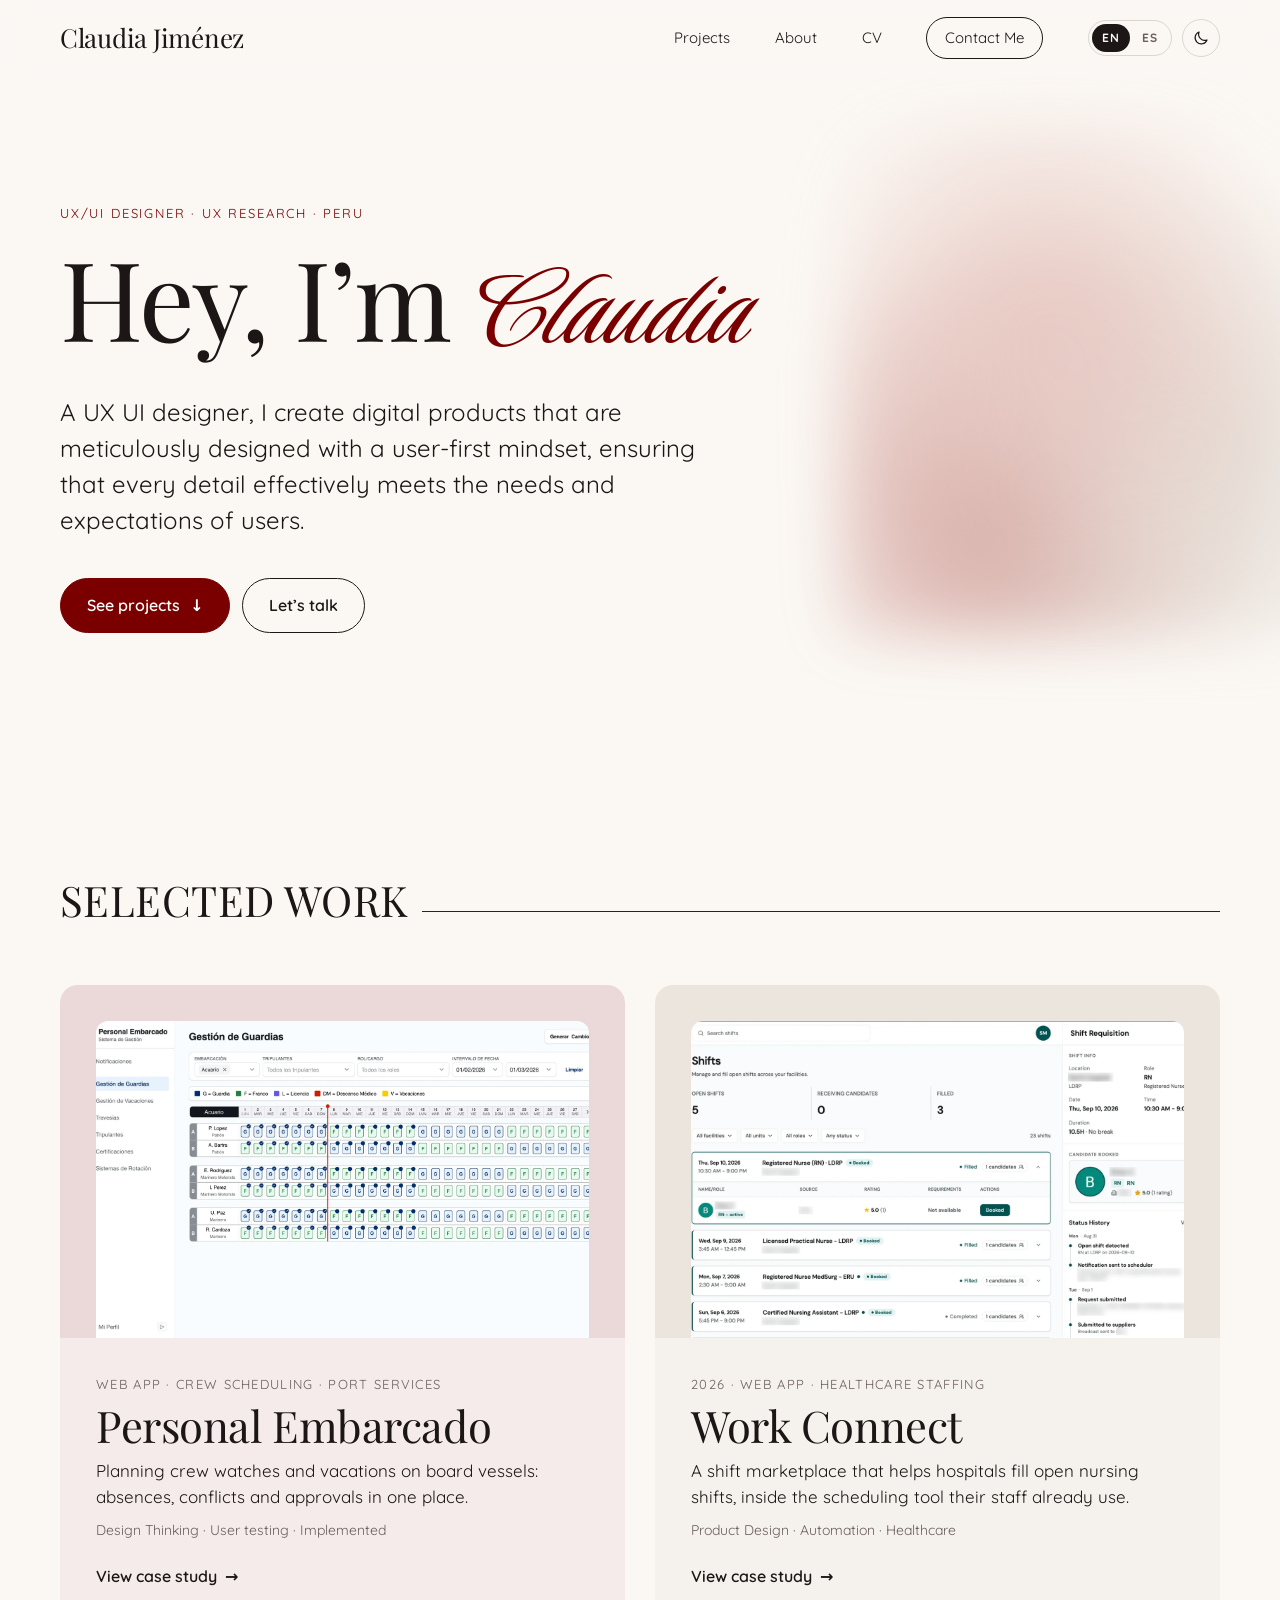
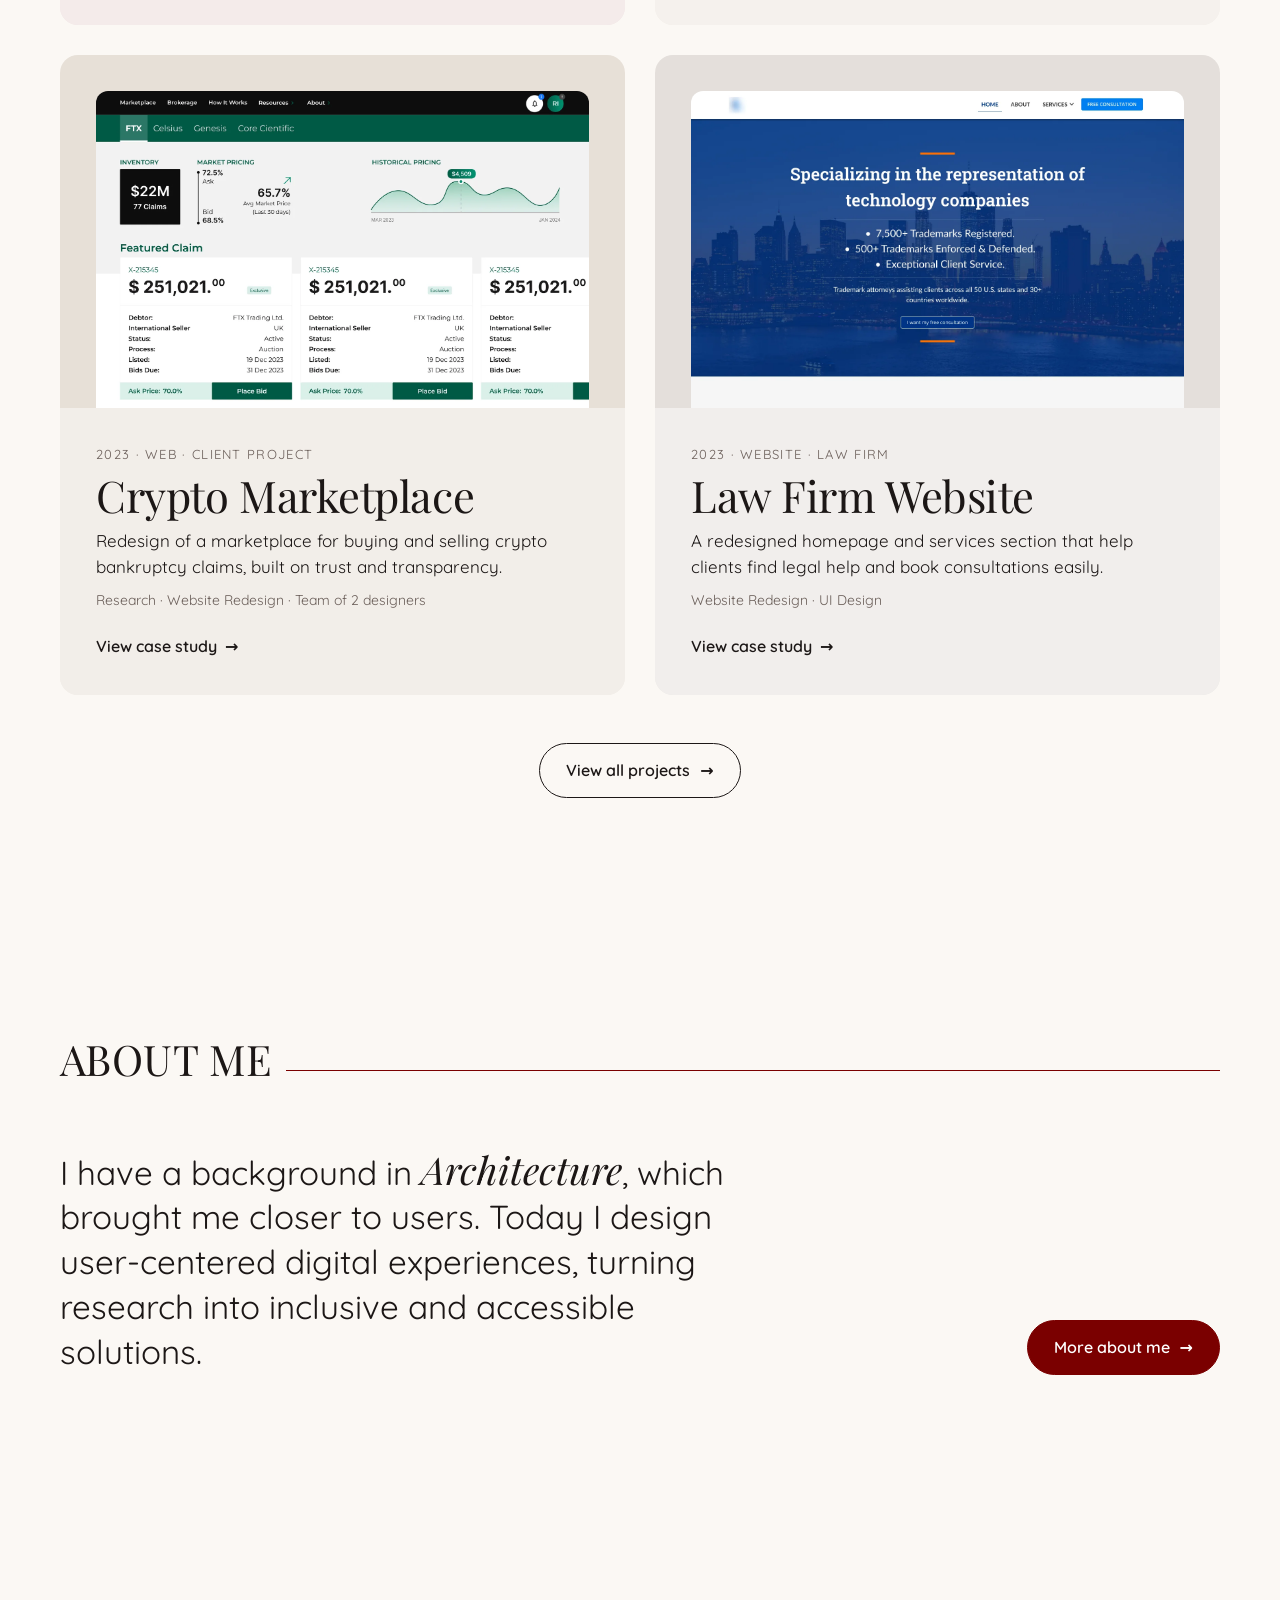
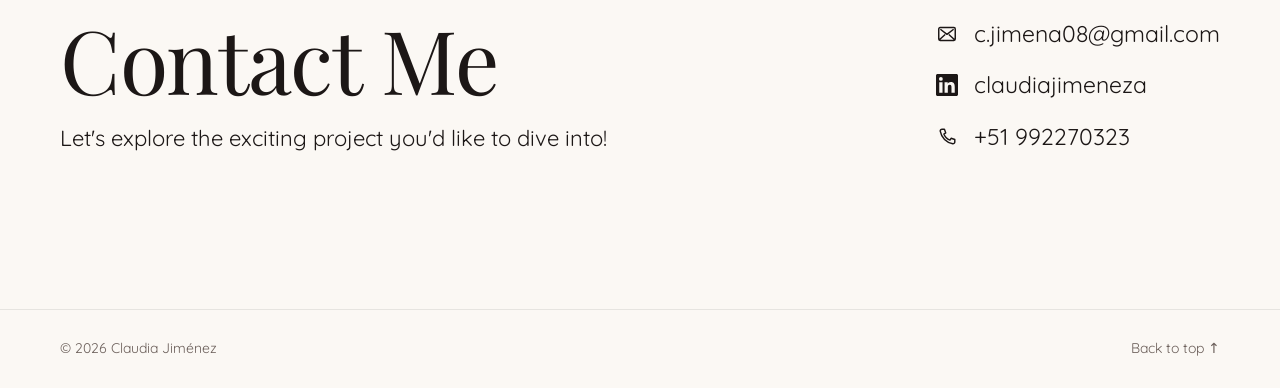
<file: index.html>
<!doctype html>
<html lang="en" data-lang="en">
<head>
  <meta charset="utf-8" />
  <meta name="viewport" content="width=device-width, initial-scale=1" />
  <title data-en="Claudia Jiménez · UX/UI Designer" data-es="Claudia Jiménez · Diseñadora UX/UI">Claudia Jiménez · UX/UI Designer</title>
  <script>
    /* Apply saved theme + language before first paint to avoid a flash (logic: script.js) */
    (function (d) {
      var get = function (k) { try { return localStorage.getItem(k); } catch (e) { return null; } };
      var t = get('theme'), l = get('lang');
      if (t === 'light' || t === 'dark') d.setAttribute('data-theme', t);
      if (l !== 'en' && l !== 'es') l = /^es\b/i.test(navigator.language || '') ? 'es' : 'en';
      d.lang = l; d.setAttribute('data-lang', l);
      var ti = document.querySelector('title');
      if (ti && ti.getAttribute('data-' + l)) document.title = ti.getAttribute('data-' + l);
    })(document.documentElement);
  </script>
  <meta name="description" content="Claudia Jiménez, UX/UI designer creating digital products with a user-first mindset." />
  <meta property="og:title" content="Claudia Jiménez · UX/UI Designer" />
  <meta property="og:description" content="UX/UI designer creating digital products with a user-first mindset." />
  <link rel="icon" href="data:image/svg+xml,<svg xmlns='http://www.w3.org/2000/svg' viewBox='0 0 64 64'><rect width='64' height='64' rx='14' fill='%237a0000'/><text x='32' y='44' font-family='Georgia,serif' font-size='34' text-anchor='middle' fill='%23fbf8f4'>CJ</text></svg>" />
  <link rel="preconnect" href="https://fonts.googleapis.com" />
  <link rel="preconnect" href="https://fonts.gstatic.com" crossorigin />
  <link href="https://fonts.googleapis.com/css2?family=Luxurious+Script&amp;family=Playfair+Display:ital,wght@0,400;0,500;0,600;1,400&amp;family=Quicksand:wght@400;500;600;700&amp;display=swap" rel="stylesheet" />
  <link rel="stylesheet" href="styles.css" />
</head>
<body>
  <a class="skip" href="#main"><span data-l="en">Skip to content</span><span data-l="es">Saltar al contenido</span></a>

  <header class="nav" id="top">
    <div class="container nav__inner">
      <a href="index.html" class="nav__logo">Claudia Jiménez</a>
      <button class="nav__toggle" aria-label="Open menu" aria-expanded="false" aria-controls="nav-links">
        <span></span><span></span>
      </button>
      <nav id="nav-links" class="nav__links">
        <a href="projects.html"><span data-l="en">Projects</span><span data-l="es">Proyectos</span></a>
        <a href="about.html"><span data-l="en">About</span><span data-l="es">Sobre mí</span></a>
        <a href="cv/index.html">CV</a>
        <a href="#contact" class="pill"><span data-l="en">Contact Me</span><span data-l="es">Contáctame</span></a>
        <div class="nav__tools">
          <div class="lang" role="group" aria-label="Language" data-en-aria-label="Language" data-es-aria-label="Idioma">
            <button type="button" class="lang__btn" data-set-lang="en" lang="en" aria-label="English" aria-pressed="true">EN</button>
            <button type="button" class="lang__btn" data-set-lang="es" lang="es" aria-label="Español" aria-pressed="false">ES</button>
          </div>
          <button type="button" class="icon-btn theme-toggle" aria-pressed="false" aria-label="Dark mode" data-en-aria-label="Dark mode" data-es-aria-label="Modo oscuro">
            <svg class="i-moon" viewBox="0 0 24 24" aria-hidden="true"><path d="M20 14.6A8.2 8.2 0 0 1 9.4 4 8.2 8.2 0 1 0 20 14.6Z" fill="none" stroke="currentColor" stroke-width="1.6" stroke-linejoin="round"/></svg>
            <svg class="i-sun" viewBox="0 0 24 24" aria-hidden="true"><circle cx="12" cy="12" r="4" fill="none" stroke="currentColor" stroke-width="1.6"/><path d="M12 2.8v2.1M12 19.1v2.1M2.8 12h2.1M19.1 12h2.1M5.5 5.5 7 7M17 17l1.5 1.5M5.5 18.5 7 17M17 7l1.5-1.5" fill="none" stroke="currentColor" stroke-width="1.6" stroke-linecap="round"/></svg>
          </button>
        </div>
      </nav>
    </div>
  </header>

  <main id="main">
    <!-- HERO -->
    <section class="hero container">
      <p class="eyebrow reveal"><span data-l="en">UX/UI Designer · UX Research · Peru</span><span data-l="es">Diseñadora UX/UI · UX Research · Perú</span></p>
      <h1 class="hero__title reveal"><span data-l="en">Hey, I’m <em>Claudia</em></span><span data-l="es">Hola, soy <em>Claudia</em></span></h1>
      <p class="hero__lead reveal">
        <span data-l="en">A UX UI designer, I create digital products that are meticulously designed with a
        user-first mindset, ensuring that every detail effectively meets the needs and
        expectations of users.</span>
        <span data-l="es">Como diseñadora UX/UI, creo productos digitales diseñados con mucho detalle y
        centrados en el usuario, para que cada elemento responda de forma efectiva a sus
        necesidades y expectativas.</span>
      </p>
      <div class="hero__actions reveal">
        <a href="#projects" class="btn btn--dark"><span data-l="en">See projects</span><span data-l="es">Ver proyectos</span> <span aria-hidden="true">↓</span></a>
        <a href="#contact" class="btn"><span data-l="en">Let’s talk</span><span data-l="es">Conversemos</span></a>
      </div>
      <div class="hero__blob" aria-hidden="true"></div>
    </section>

    <!-- PROJECTS -->
    <section id="projects" class="section container">
      <h2 class="section__title reveal"><span><span data-l="en">Selected Work</span><span data-l="es">Trabajos destacados</span></span></h2>
      <div class="cards cards--grid">
        <a class="card card--grid reveal" href="projects/personal-embarcado.html" style="--card:var(--lilac)">
          <div class="card__media">
            <img src="assets/personal-embarcado/roster.webp" loading="lazy" alt="Crew watch roster" data-en-alt="Crew watch roster" data-es-alt="Rol de guardias de la tripulación">
          </div>
          <div class="card__body">
            <p class="card__meta"><span data-l="en">Web app · Crew scheduling · Port services</span><span data-l="es">Web app · Gestión de tripulación · Servicios portuarios</span></p>
            <h3 class="card__title">Personal Embarcado</h3>
            <p class="card__desc"><span data-l="en">Planning crew watches and vacations on board vessels: absences, conflicts and approvals in one place.</span><span data-l="es">Planificación de guardias y vacaciones de la tripulación embarcada: ausencias, conflictos y aprobaciones en un solo lugar.</span></p>
            <p class="card__tags"><span data-l="en">Design Thinking · User testing · Implemented</span><span data-l="es">Design Thinking · Pruebas con usuarios · Implementado</span></p>
            <span class="card__cta"><span data-l="en">View case study</span><span data-l="es">Ver caso de estudio</span> <span class="arrow" aria-hidden="true">→</span></span>
          </div>
        </a>
        <a class="card card--grid reveal" href="projects/work-connect.html" style="--card:var(--stone)">
          <div class="card__media">
            <img src="assets/work-connect/shifts.webp" loading="lazy" alt="Open shifts screen" data-en-alt="Open shifts screen" data-es-alt="Pantalla de turnos abiertos">
          </div>
          <div class="card__body">
            <p class="card__meta"><span data-l="en">2026 · Web app · Healthcare staffing</span><span data-l="es">2026 · Web app · Personal de salud</span></p>
            <h3 class="card__title">Work Connect</h3>
            <p class="card__desc"><span data-l="en">A shift marketplace that helps hospitals fill open nursing shifts, inside the scheduling tool their staff already use.</span><span data-l="es">Un marketplace de turnos que ayuda a los hospitales a cubrir turnos de enfermería, dentro de la herramienta de programación que ya usa su personal.</span></p>
            <p class="card__tags"><span data-l="en">Product Design · Automation · Healthcare</span><span data-l="es">Diseño de producto · Automatización · Salud</span></p>
            <span class="card__cta"><span data-l="en">View case study</span><span data-l="es">Ver caso de estudio</span> <span class="arrow" aria-hidden="true">→</span></span>
          </div>
        </a>
        <a class="card card--grid reveal" href="projects/crypto-marketplace.html" style="--card:var(--sage)">
          <div class="card__media">
            <img src="assets/crypto-marketplace/marketplace.webp" loading="lazy" alt="Claims marketplace" data-en-alt="Claims marketplace" data-es-alt="Marketplace de claims">
          </div>
          <div class="card__body">
            <p class="card__meta"><span data-l="en">2023 · Web · Client project</span><span data-l="es">2023 · Web · Proyecto para cliente</span></p>
            <h3 class="card__title">Crypto Marketplace</h3>
            <p class="card__desc"><span data-l="en">Redesign of a marketplace for buying and selling crypto bankruptcy claims, built on trust and transparency.</span><span data-l="es">Rediseño de un marketplace de compra y venta de claims de quiebras cripto, basado en confianza y transparencia.</span></p>
            <p class="card__tags"><span data-l="en">Research · Website Redesign · Team of 2 designers</span><span data-l="es">Investigación · Rediseño web · Equipo de 2 diseñadoras</span></p>
            <span class="card__cta"><span data-l="en">View case study</span><span data-l="es">Ver caso de estudio</span> <span class="arrow" aria-hidden="true">→</span></span>
          </div>
        </a>
        <a class="card card--grid reveal" href="projects/law-firm-website.html" style="--card:var(--sky)">
          <div class="card__media">
            <img src="assets/law-firm-website/home-hero.webp" loading="lazy" alt="Law firm homepage" data-en-alt="Law firm homepage" data-es-alt="Inicio del sitio del estudio de abogados">
          </div>
          <div class="card__body">
            <p class="card__meta"><span data-l="en">2023 · Website · Law firm</span><span data-l="es">2023 · Sitio web · Estudio de abogados</span></p>
            <h3 class="card__title"><span data-l="en">Law Firm Website</span><span data-l="es">Sitio web legal</span></h3>
            <p class="card__desc"><span data-l="en">A redesigned homepage and services section that help clients find legal help and book consultations easily.</span><span data-l="es">Rediseño del inicio y los servicios para que los clientes encuentren ayuda legal y agenden consultas fácilmente.</span></p>
            <p class="card__tags"><span data-l="en">Website Redesign · UI Design</span><span data-l="es">Rediseño web · Diseño UI</span></p>
            <span class="card__cta"><span data-l="en">View case study</span><span data-l="es">Ver caso de estudio</span> <span class="arrow" aria-hidden="true">→</span></span>
          </div>
        </a>
      </div>
      <div class="more reveal"><a href="projects.html" class="btn"><span data-l="en">View all projects</span><span data-l="es">Ver todos los proyectos</span> <span aria-hidden="true">→</span></a></div>
    </section>

    <!-- ABOUT TEASER -->
    <section class="section container">
      <h2 class="section__title reveal"><span><span data-l="en">About Me</span><span data-l="es">Sobre mí</span></span></h2>
      <div class="teaser reveal">
        <p class="teaser__text">
          <span data-l="en">I have a background in <em>Architecture</em>, which brought me closer to users. Today I design
          user-centered digital experiences, turning research into inclusive and accessible solutions.</span>
          <span data-l="es">Vengo de la <em>Arquitectura</em>, que me acercó a las personas. Hoy diseño experiencias
          digitales centradas en el usuario, convirtiendo la investigación en soluciones inclusivas y accesibles.</span>
        </p>
        <a href="about.html" class="btn btn--dark"><span data-l="en">More about me</span><span data-l="es">Más sobre mí</span> <span aria-hidden="true">→</span></a>
      </div>
    </section>

    <!-- CONTACT -->
    <section id="contact" class="section container contact">
      <div class="contact__text reveal">
        <h2 class="contact__title"><span data-l="en">Contact Me</span><span data-l="es">Contáctame</span></h2>
        <p><span data-l="en">Let's explore the exciting project you'd like to dive into!</span><span data-l="es">¡Hablemos del proyecto que tienes en mente y hagámoslo realidad!</span></p>
      </div>
      <ul class="contact__list reveal">
        <li>
          <svg viewBox="0 0 24 24" aria-hidden="true"><path d="M3 6.5A1.5 1.5 0 0 1 4.5 5h15A1.5 1.5 0 0 1 21 6.5v11a1.5 1.5 0 0 1-1.5 1.5h-15A1.5 1.5 0 0 1 3 17.5v-11Zm1.8.3 7.2 5.6 7.2-5.6M4 18l6-5.5M20 18l-6-5.5" fill="none" stroke="currentColor" stroke-width="1.6" stroke-linejoin="round"/></svg>
          <a href="mailto:c.jimena08@gmail.com">c.jimena08@gmail.com</a>
        </li>
        <li>
          <svg viewBox="0 0 24 24" aria-hidden="true"><path fill="currentColor" d="M20.45 20.45h-3.56v-5.57c0-1.33-.02-3.04-1.85-3.04-1.85 0-2.14 1.45-2.14 2.94v5.67H9.35V9h3.41v1.56h.05c.48-.9 1.64-1.85 3.37-1.85 3.6 0 4.27 2.37 4.27 5.46v6.28ZM5.34 7.43a2.06 2.06 0 1 1 0-4.13 2.06 2.06 0 0 1 0 4.13ZM7.12 20.45H3.56V9h3.56v11.45ZM22.22 0H1.77C.79 0 0 .77 0 1.73v20.54C0 23.23.79 24 1.77 24h20.45c.98 0 1.78-.77 1.78-1.73V1.73C24 .77 23.2 0 22.22 0Z"/></svg>
          <a href="https://www.linkedin.com/in/claudiajimeneza" target="_blank" rel="noopener">claudiajimeneza</a>
        </li>
        <li>
          <svg viewBox="0 0 24 24" aria-hidden="true"><path d="M6.6 3.5h2.6l1.4 4-2 1.3a11 11 0 0 0 6.6 6.6l1.3-2 4 1.4v2.6a2 2 0 0 1-2.2 2A17 17 0 0 1 4.6 5.7a2 2 0 0 1 2-2.2Z" fill="none" stroke="currentColor" stroke-width="1.6" stroke-linejoin="round"/></svg>
          <a href="tel:+51992270323">+51 992270323</a>
        </li>
      </ul>
    </section>
  </main>

  <footer class="footer container">
    <span>© <span id="year"></span> Claudia Jiménez</span>
    <a href="#top"><span data-l="en">Back to top</span><span data-l="es">Volver arriba</span> ↑</a>
  </footer>

  <script src="script.js"></script>
</body>
</html>
</file>
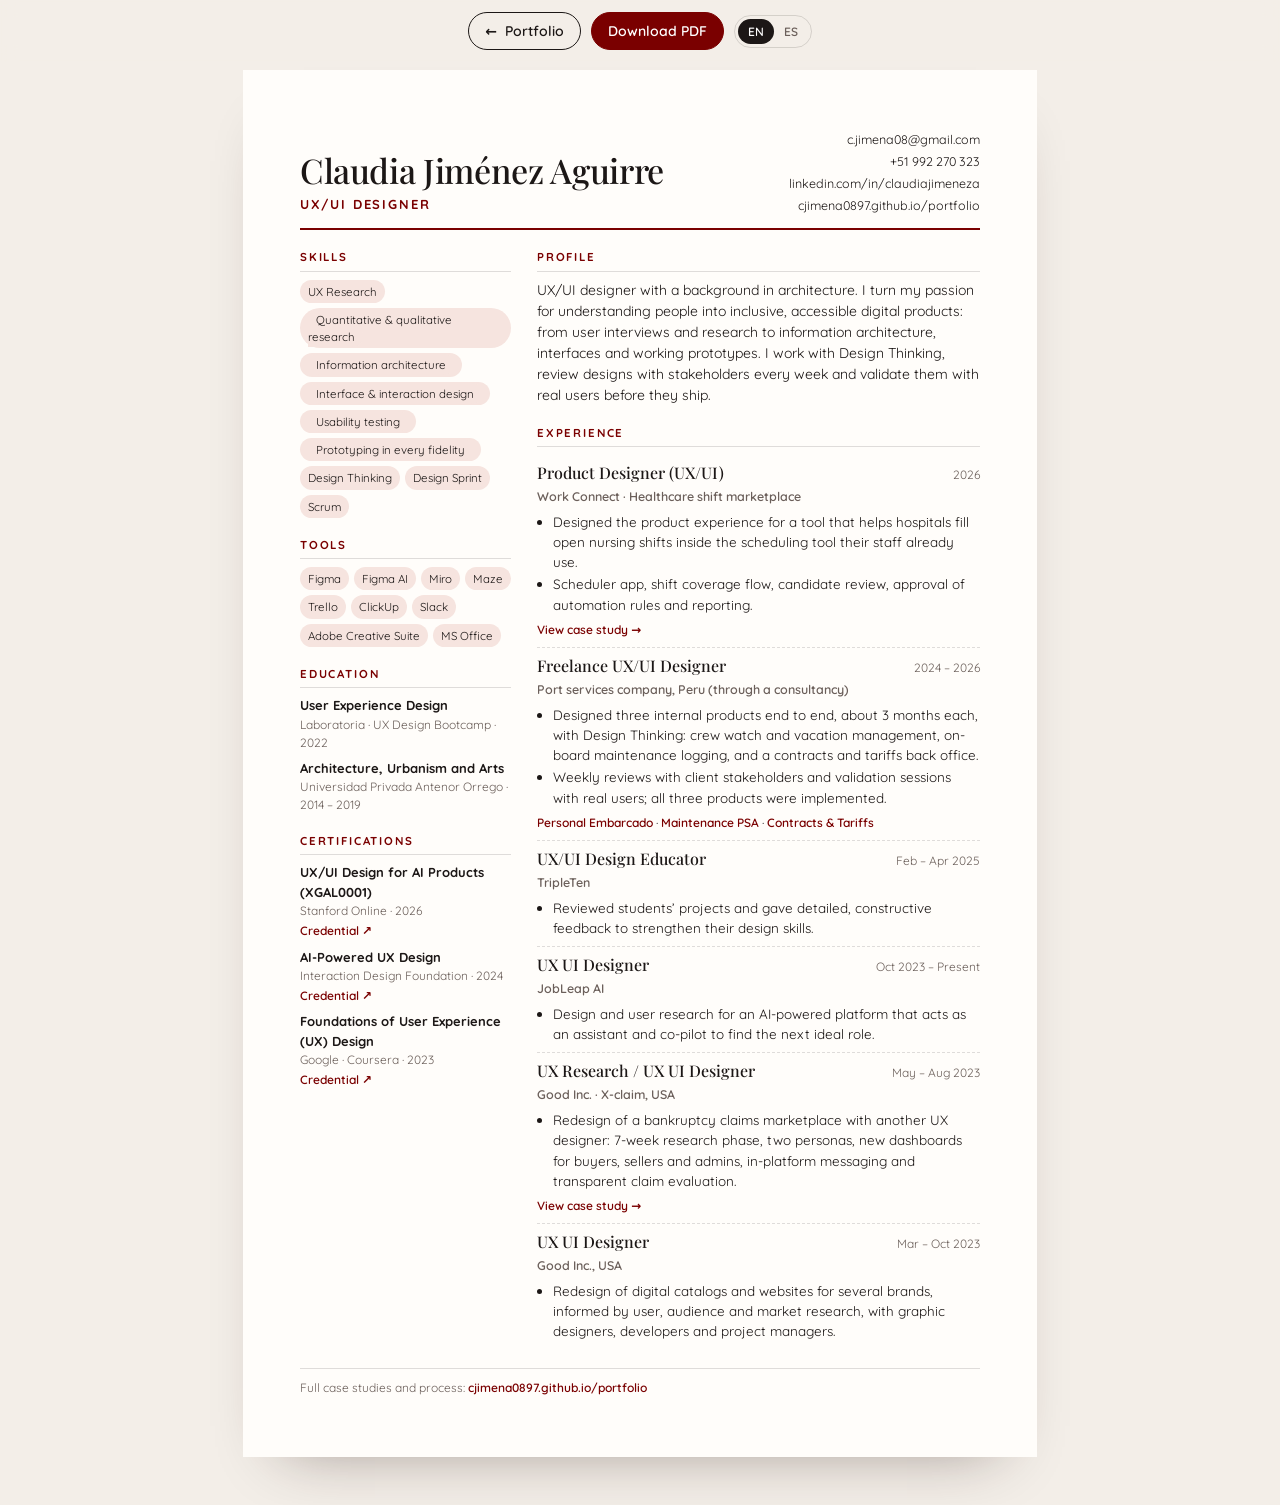
<file: cv/index.html>
<!doctype html>
<html lang="en" data-lang="en">
<head>
  <meta charset="utf-8" />
  <meta name="viewport" content="width=device-width, initial-scale=1" />
  <title data-en="CV · Claudia Jiménez Aguirre" data-es="CV · Claudia Jiménez Aguirre">CV · Claudia Jiménez Aguirre</title>
  <script>
    (function (d) {
      var get = function (k) { try { return localStorage.getItem(k); } catch (e) { return null; } };
      var q = (location.search.match(/[?&]lang=(en|es)/) || [])[1];
      var l = q || get('lang');
      if (l !== 'en' && l !== 'es') l = /^es\b/i.test(navigator.language || '') ? 'es' : 'en';
      d.lang = l; d.setAttribute('data-lang', l);
      var ti = document.querySelector('title');
      if (ti && ti.getAttribute('data-' + l)) document.title = ti.getAttribute('data-' + l);
    })(document.documentElement);
  </script>
  <meta name="description" content="CV of Claudia Jiménez Aguirre, UX/UI designer with a background in architecture." />
  <meta property="og:title" content="CV · Claudia Jiménez Aguirre, UX/UI Designer" />
  <meta property="og:description" content="Experience, education, certifications and selected projects." />
  <link rel="icon" href="data:image/svg+xml,<svg xmlns='http://www.w3.org/2000/svg' viewBox='0 0 64 64'><rect width='64' height='64' rx='14' fill='%237a0000'/><text x='32' y='44' font-family='Georgia,serif' font-size='34' text-anchor='middle' fill='%23fbf8f4'>CJ</text></svg>" />
  <link rel="preconnect" href="https://fonts.googleapis.com" />
  <link rel="preconnect" href="https://fonts.gstatic.com" crossorigin />
  <link href="https://fonts.googleapis.com/css2?family=Playfair+Display:ital,wght@0,400;0,500;0,600;1,400&amp;family=Quicksand:wght@400;500;600;700&amp;display=swap" rel="stylesheet" />
  <style>
    :root { --bg: #f3eee8; --paper: #fffdfa; --ink: #1c1716; --muted: #6b5f5a; --accent: #7a0000; --line: rgba(28,23,22,.14); --tint: #f6e4df;
      --serif: "Playfair Display", Georgia, serif; --sans: "Quicksand", system-ui, sans-serif; }
    html[data-lang="en"] [data-l="es"], html[data-lang="es"] [data-l="en"] { display: none !important; }
    * { box-sizing: border-box; }
    body { margin: 0; background: var(--bg); color: var(--ink); font-family: var(--sans); font-size: 13.5px; line-height: 1.5; -webkit-font-smoothing: antialiased; }
    a { color: inherit; }
    h1, h2, h3, p, ul { margin: 0; }

    .toolbar { position: sticky; top: 0; z-index: 5; display: flex; flex-wrap: wrap; gap: 10px; align-items: center; justify-content: center; padding: 12px 16px; background: color-mix(in srgb, var(--bg) 88%, transparent); backdrop-filter: blur(8px); }
    .btn { display: inline-flex; align-items: center; gap: 8px; font: 600 14px var(--sans); padding: 9px 16px; border-radius: 99px; border: 1px solid var(--ink); background: transparent; color: var(--ink); text-decoration: none; cursor: pointer; }
    .btn--accent { background: var(--accent); border-color: var(--accent); color: #fff; }
    .btn:hover { transform: translateY(-1px); }
    .lang { display: inline-flex; border: 1px solid var(--line); border-radius: 99px; padding: 3px; }
    .lang button { font: 600 12px var(--sans); border: 0; background: none; padding: 5px 10px; border-radius: 99px; cursor: pointer; color: var(--muted); }
    html[data-lang="en"] .lang [data-set="en"], html[data-lang="es"] .lang [data-set="es"] { background: var(--ink); color: #fff; }

    .paper { width: min(210mm, 100% - 32px); margin: 8px auto 48px; background: var(--paper); box-shadow: 0 30px 60px -40px rgba(40,20,15,.45); padding: 16mm 15mm; }
    .head { display: flex; justify-content: space-between; align-items: flex-end; gap: 16px; flex-wrap: wrap; padding-bottom: 14px; border-bottom: 2px solid var(--accent); }
    .head h1 { font-family: var(--serif); font-weight: 500; font-size: 34px; line-height: 1.05; letter-spacing: -.01em; }
    .head .role { margin-top: 6px; font-size: 13px; letter-spacing: .14em; text-transform: uppercase; color: var(--accent); font-weight: 700; }
    .contact { list-style: none; padding: 0; display: grid; gap: 3px; text-align: right; font-size: 12.5px; }
    .contact a { text-decoration: none; }
    .contact a:hover { text-decoration: underline; }

    .cols { display: grid; grid-template-columns: 1fr 2.1fr; gap: 26px; margin-top: 18px; }
    .side { display: grid; gap: 18px; align-content: start; }
    .main { display: grid; gap: 18px; align-content: start; }
    h2 { font-size: 11.5px; letter-spacing: .16em; text-transform: uppercase; color: var(--accent); font-weight: 700; margin-bottom: 8px; padding-bottom: 5px; border-bottom: 1px solid var(--line); }
    .profile { font-size: 14px; }
    .job { display: grid; gap: 3px; padding: 8px 0; }
    .job + .job { border-top: 1px dashed var(--line); }
    .job__top { display: flex; justify-content: space-between; gap: 12px; align-items: baseline; }
    .job h3 { font-family: var(--serif); font-weight: 500; font-size: 16px; line-height: 1.2; }
    .job .when { font-size: 12px; color: var(--muted); white-space: nowrap; }
    .job .org { font-size: 12.5px; color: var(--muted); font-weight: 600; }
    .job ul { padding-left: 16px; display: grid; gap: 2px; margin-top: 3px; }
    .job .cases { font-size: 12px; margin-top: 3px; }
    .job .cases a { color: var(--accent); font-weight: 600; text-decoration: none; }
    .job .cases a:hover { text-decoration: underline; }
    .tags { display: flex; flex-wrap: wrap; gap: 5px; }
    .tags span { font-size: 11.5px; padding: 3px 8px; border-radius: 99px; background: var(--tint); }
    .list { list-style: none; padding: 0; display: grid; gap: 7px; }
    .list b { display: block; font-weight: 700; font-size: 13px; }
    .list small { display: block; color: var(--muted); font-size: 12px; }
    .list a { color: var(--accent); text-decoration: none; font-size: 12px; font-weight: 600; }
    .foot { margin-top: 18px; padding-top: 10px; border-top: 1px solid var(--line); font-size: 12px; color: var(--muted); display: flex; justify-content: space-between; gap: 10px; flex-wrap: wrap; }
    .foot a { color: var(--accent); font-weight: 600; text-decoration: none; }

    @media (max-width: 720px) {
      .paper { padding: 22px 18px; }
      .cols { grid-template-columns: 1fr; }
      .side { order: 2; }
      .contact { text-align: left; }
      .head h1 { font-size: 28px; }
    }
    @page { size: A4; margin: 0; }
    @media print {
      body { background: #fff; }
      .toolbar { display: none !important; }
      .paper { width: 210mm; min-height: 297mm; margin: 0; box-shadow: none; padding: 14mm 14mm 10mm; }
      a { text-decoration: none; }
      .job, .list li { break-inside: avoid; }
      body { font-size: 11.2px; line-height: 1.4; }
      .paper { padding: 11mm 12mm 8mm; }
      .head { padding-bottom: 10px; }
      .head h1 { font-size: 28px; }
      .head .role { font-size: 11.5px; margin-top: 4px; }
      .contact { font-size: 11px; gap: 1px; }
      .cols { margin-top: 12px; gap: 20px; }
      .side, .main { gap: 12px; }
      h2 { font-size: 10.5px; margin-bottom: 5px; padding-bottom: 3px; }
      .profile { font-size: 11.8px; }
      .job { padding: 5px 0; gap: 1px; }
      .job h3 { font-size: 14px; }
      .job .org, .job .when, .job .cases { font-size: 10.8px; }
      .job ul { gap: 1px; margin-top: 2px; }
      .tags { gap: 4px; }
      .tags span { font-size: 10.3px; padding: 2px 7px; }
      .list { gap: 5px; }
      .list b { font-size: 11.3px; }
      .list small, .list a { font-size: 10.5px; }
      .foot { margin-top: 10px; padding-top: 6px; font-size: 10.5px; }
    }
  </style>
</head>
<body>
  <div class="toolbar">
    <a class="btn" href="../index.html">← <span data-l="en">Portfolio</span><span data-l="es">Portafolio</span></a>
    <a class="btn btn--accent" href="CV-Claudia-Jimenez-EN.pdf" download data-l="en">Download PDF</a>
    <a class="btn btn--accent" href="CV-Claudia-Jimenez-ES.pdf" download data-l="es">Descargar PDF</a>
    <div class="lang" role="group" aria-label="Language">
      <button type="button" data-set="en" aria-label="English">EN</button>
      <button type="button" data-set="es" aria-label="Español">ES</button>
    </div>
  </div>

  <main class="paper">
    <header class="head">
      <div>
        <h1>Claudia Jiménez Aguirre</h1>
        <p class="role"><span data-l="en">UX/UI Designer</span><span data-l="es">Diseñadora UX/UI</span></p>
      </div>
      <ul class="contact">
        <li><a href="mailto:c.jimena08@gmail.com">c.jimena08@gmail.com</a></li>
        <li><a href="tel:+51992270323">+51 992 270 323</a></li>
        <li><a href="https://www.linkedin.com/in/claudiajimeneza" target="_blank" rel="noopener">linkedin.com/in/claudiajimeneza</a></li>
        <li><a href="https://cjimena0897.github.io/portfolio/" target="_blank" rel="noopener">cjimena0897.github.io/portfolio</a></li>
      </ul>
    </header>

    <div class="cols">
      <aside class="side">
        <section>
          <h2><span data-l="en">Skills</span><span data-l="es">Habilidades</span></h2>
          <div class="tags">
            <span>UX Research</span>
            <span><span data-l="en">Quantitative &amp; qualitative research</span><span data-l="es">Investigación cuantitativa y cualitativa</span></span>
            <span><span data-l="en">Information architecture</span><span data-l="es">Arquitectura de información</span></span>
            <span><span data-l="en">Interface &amp; interaction design</span><span data-l="es">Diseño de interfaces e interacción</span></span>
            <span><span data-l="en">Usability testing</span><span data-l="es">Pruebas de usabilidad</span></span>
            <span><span data-l="en">Prototyping in every fidelity</span><span data-l="es">Prototipado en distintas fidelidades</span></span>
            <span>Design Thinking</span><span>Design Sprint</span><span>Scrum</span>
          </div>
        </section>
        <section>
          <h2><span data-l="en">Tools</span><span data-l="es">Herramientas</span></h2>
          <div class="tags"><span>Figma</span><span>Figma AI</span><span>Miro</span><span>Maze</span><span>Trello</span><span>ClickUp</span><span>Slack</span><span>Adobe Creative Suite</span><span>MS Office</span></div>
        </section>
        <section>
          <h2><span data-l="en">Education</span><span data-l="es">Educación</span></h2>
          <ul class="list">
            <li><b><span data-l="en">User Experience Design</span><span data-l="es">Diseño de Experiencia de Usuario</span></b><small>Laboratoria · <span data-l="en">UX Design Bootcamp</span><span data-l="es">Bootcamp de Diseño UX</span> · 2022</small></li>
            <li><b><span data-l="en">Architecture, Urbanism and Arts</span><span data-l="es">Arquitectura, Urbanismo y Artes</span></b><small>Universidad Privada Antenor Orrego · 2014 – 2019</small></li>
          </ul>
        </section>
        <section>
          <h2><span data-l="en">Certifications</span><span data-l="es">Certificaciones</span></h2>
          <ul class="list">
            <li><b><span data-l="en">UX/UI Design for AI Products (XGAL0001)</span><span data-l="es">Diseño UX/UI para Productos de IA (XGAL0001)</span></b><small>Stanford Online · 2026</small><a href="https://digitalcredential.stanford.edu/check/93597F97DFC740CD0BE966996C30CACFDD52B5F08014A9793001EB45234C125AS1VYUjgwZWFuM2VDMGVKK0lORmVrMVo3ZUpVb1lmaDlreFdsd2NweWk3Y0ROdmZG" target="_blank" rel="noopener"><span data-l="en">Credential</span><span data-l="es">Credencial</span> ↗</a></li>
            <li><b>AI-Powered UX Design</b><small>Interaction Design Foundation · 2024</small><a href="https://ixdf.org/members/claudia-jimenez-aguirre/certificate/masterclass/mcc_8d3c23cbf4f243b1ac06e5b314cf1dab" target="_blank" rel="noopener"><span data-l="en">Credential</span><span data-l="es">Credencial</span> ↗</a></li>
            <li><b>Foundations of User Experience (UX) Design</b><small>Google · Coursera · 2023</small><a href="https://www.coursera.org/account/accomplishments/verify/68H8A5TNTGMC" target="_blank" rel="noopener"><span data-l="en">Credential</span><span data-l="es">Credencial</span> ↗</a></li>
          </ul>
        </section>
      </aside>

      <div class="main">
        <section>
          <h2><span data-l="en">Profile</span><span data-l="es">Perfil</span></h2>
          <p class="profile"><span data-l="en">UX/UI designer with a background in architecture. I turn my passion for understanding people into inclusive, accessible digital products: from user interviews and research to information architecture, interfaces and working prototypes. I work with Design Thinking, review designs with stakeholders every week and validate them with real users before they ship.</span><span data-l="es">Diseñadora UX/UI con formación en arquitectura. Convierto mi pasión por entender a las personas en productos digitales inclusivos y accesibles: desde entrevistas e investigación hasta arquitectura de información, interfaces y prototipos funcionales. Trabajo con Design Thinking, reviso los diseños cada semana con stakeholders y los valido con usuarios reales antes de lanzarlos.</span></p>
        </section>

        <section>
          <h2><span data-l="en">Experience</span><span data-l="es">Experiencia</span></h2>

          <div class="job">
            <div class="job__top"><h3>Product Designer (UX/UI)</h3><span class="when">2026</span></div>
            <p class="org">Work Connect · <span data-l="en">Healthcare shift marketplace</span><span data-l="es">Marketplace de turnos de salud</span></p>
            <ul>
              <li><span data-l="en">Designed the product experience for a tool that helps hospitals fill open nursing shifts inside the scheduling tool their staff already use.</span><span data-l="es">Diseñé la experiencia de un producto que ayuda a los hospitales a cubrir turnos de enfermería dentro de la herramienta de programación que ya usa su personal.</span></li>
              <li><span data-l="en">Scheduler app, shift coverage flow, candidate review, approval of automation rules and reporting.</span><span data-l="es">App para programadores, flujo de cobertura de turnos, revisión de candidatos, aprobación de reglas de automatización y reportes.</span></li>
            </ul>
            <p class="cases"><a href="../projects/work-connect.html"><span data-l="en">View case study</span><span data-l="es">Ver caso de estudio</span> →</a></p>
          </div>

          <div class="job">
            <div class="job__top"><h3><span data-l="en">Freelance UX/UI Designer</span><span data-l="es">Diseñadora UX/UI freelance</span></h3><span class="when">2024 – 2026</span></div>
            <p class="org"><span data-l="en">Port services company, Peru (through a consultancy)</span><span data-l="es">Empresa de servicios portuarios, Perú (a través de una consultora)</span></p>
            <ul>
              <li><span data-l="en">Designed three internal products end to end, about 3 months each, with Design Thinking: crew watch and vacation management, on-board maintenance logging, and a contracts and tariffs back office.</span><span data-l="es">Diseñé de punta a punta tres productos internos, de unos 3 meses cada uno, con Design Thinking: gestión de guardias y vacaciones de la tripulación, registro de mantenimiento a bordo y un back office de contratos y tarifas.</span></li>
              <li><span data-l="en">Weekly reviews with client stakeholders and validation sessions with real users; all three products were implemented.</span><span data-l="es">Revisiones semanales con los stakeholders del cliente y sesiones de validación con usuarios reales; los tres productos se implementaron.</span></li>
            </ul>
            <p class="cases"><a href="../projects/personal-embarcado.html">Personal Embarcado</a> · <a href="../projects/maintenance-psa.html">Maintenance PSA</a> · <a href="../projects/contratos-tarifas.html"><span data-l="en">Contracts &amp; Tariffs</span><span data-l="es">Contratos y Tarifas</span></a></p>
          </div>

          <div class="job">
            <div class="job__top"><h3><span data-l="en">UX/UI Design Educator</span><span data-l="es">Educadora de Diseño UX/UI</span></h3><span class="when"><span data-l="en">Feb – Apr 2025</span><span data-l="es">Feb – Abr 2025</span></span></div>
            <p class="org">TripleTen</p>
            <ul><li><span data-l="en">Reviewed students’ projects and gave detailed, constructive feedback to strengthen their design skills.</span><span data-l="es">Revisé proyectos de estudiantes y di retroalimentación detallada y constructiva para fortalecer sus habilidades de diseño.</span></li></ul>
          </div>

          <div class="job">
            <div class="job__top"><h3>UX UI Designer</h3><span class="when"><span data-l="en">Oct 2023 – Present</span><span data-l="es">Oct 2023 – Actualidad</span></span></div>
            <p class="org">JobLeap AI</p>
            <ul><li><span data-l="en">Design and user research for an AI-powered platform that acts as an assistant and co-pilot to find the next ideal role.</span><span data-l="es">Diseño e investigación de usuarios para una plataforma con IA que funciona como asistente y copiloto para encontrar el siguiente rol ideal.</span></li></ul>
          </div>

          <div class="job">
            <div class="job__top"><h3>UX Research / UX UI Designer</h3><span class="when"><span data-l="en">May – Aug 2023</span><span data-l="es">May – Ago 2023</span></span></div>
            <p class="org">Good Inc. · X-claim, USA</p>
            <ul><li><span data-l="en">Redesign of a bankruptcy claims marketplace with another UX designer: 7-week research phase, two personas, new dashboards for buyers, sellers and admins, in-platform messaging and transparent claim evaluation.</span><span data-l="es">Rediseño de un marketplace de reclamos por quiebra junto con otra diseñadora UX: fase de investigación de 7 semanas, dos personas, nuevos dashboards para compradores, vendedores y administradores, mensajería dentro de la plataforma y evaluación transparente de reclamos.</span></li></ul>
            <p class="cases"><a href="../projects/crypto-marketplace.html"><span data-l="en">View case study</span><span data-l="es">Ver caso de estudio</span> →</a></p>
          </div>

          <div class="job">
            <div class="job__top"><h3>UX UI Designer</h3><span class="when"><span data-l="en">Mar – Oct 2023</span><span data-l="es">Mar – Oct 2023</span></span></div>
            <p class="org">Good Inc., USA</p>
            <ul><li><span data-l="en">Redesign of digital catalogs and websites for several brands, informed by user, audience and market research, with graphic designers, developers and project managers.</span><span data-l="es">Rediseño de catálogos digitales y sitios web para varias marcas, a partir de investigación de usuarios, audiencia y mercado, junto con diseñadores gráficos, desarrolladores y project managers.</span></li></ul>
          </div>
        </section>
      </div>
    </div>

    <footer class="foot">
      <span><span data-l="en">Full case studies and process:</span><span data-l="es">Casos de estudio completos y proceso:</span> <a href="https://cjimena0897.github.io/portfolio/projects.html">cjimena0897.github.io/portfolio</a></span>
    </footer>
  </main>

  <script>
    document.querySelectorAll('.lang [data-set]').forEach(function (b) {
      b.addEventListener('click', function () {
        var l = b.getAttribute('data-set'), d = document.documentElement;
        d.lang = l; d.setAttribute('data-lang', l);
        var ti = document.querySelector('title'); if (ti) document.title = ti.getAttribute('data-' + l);
        try { localStorage.setItem('lang', l); } catch (e) {}
      });
    });
  </script>
</body>
</html>
</file>
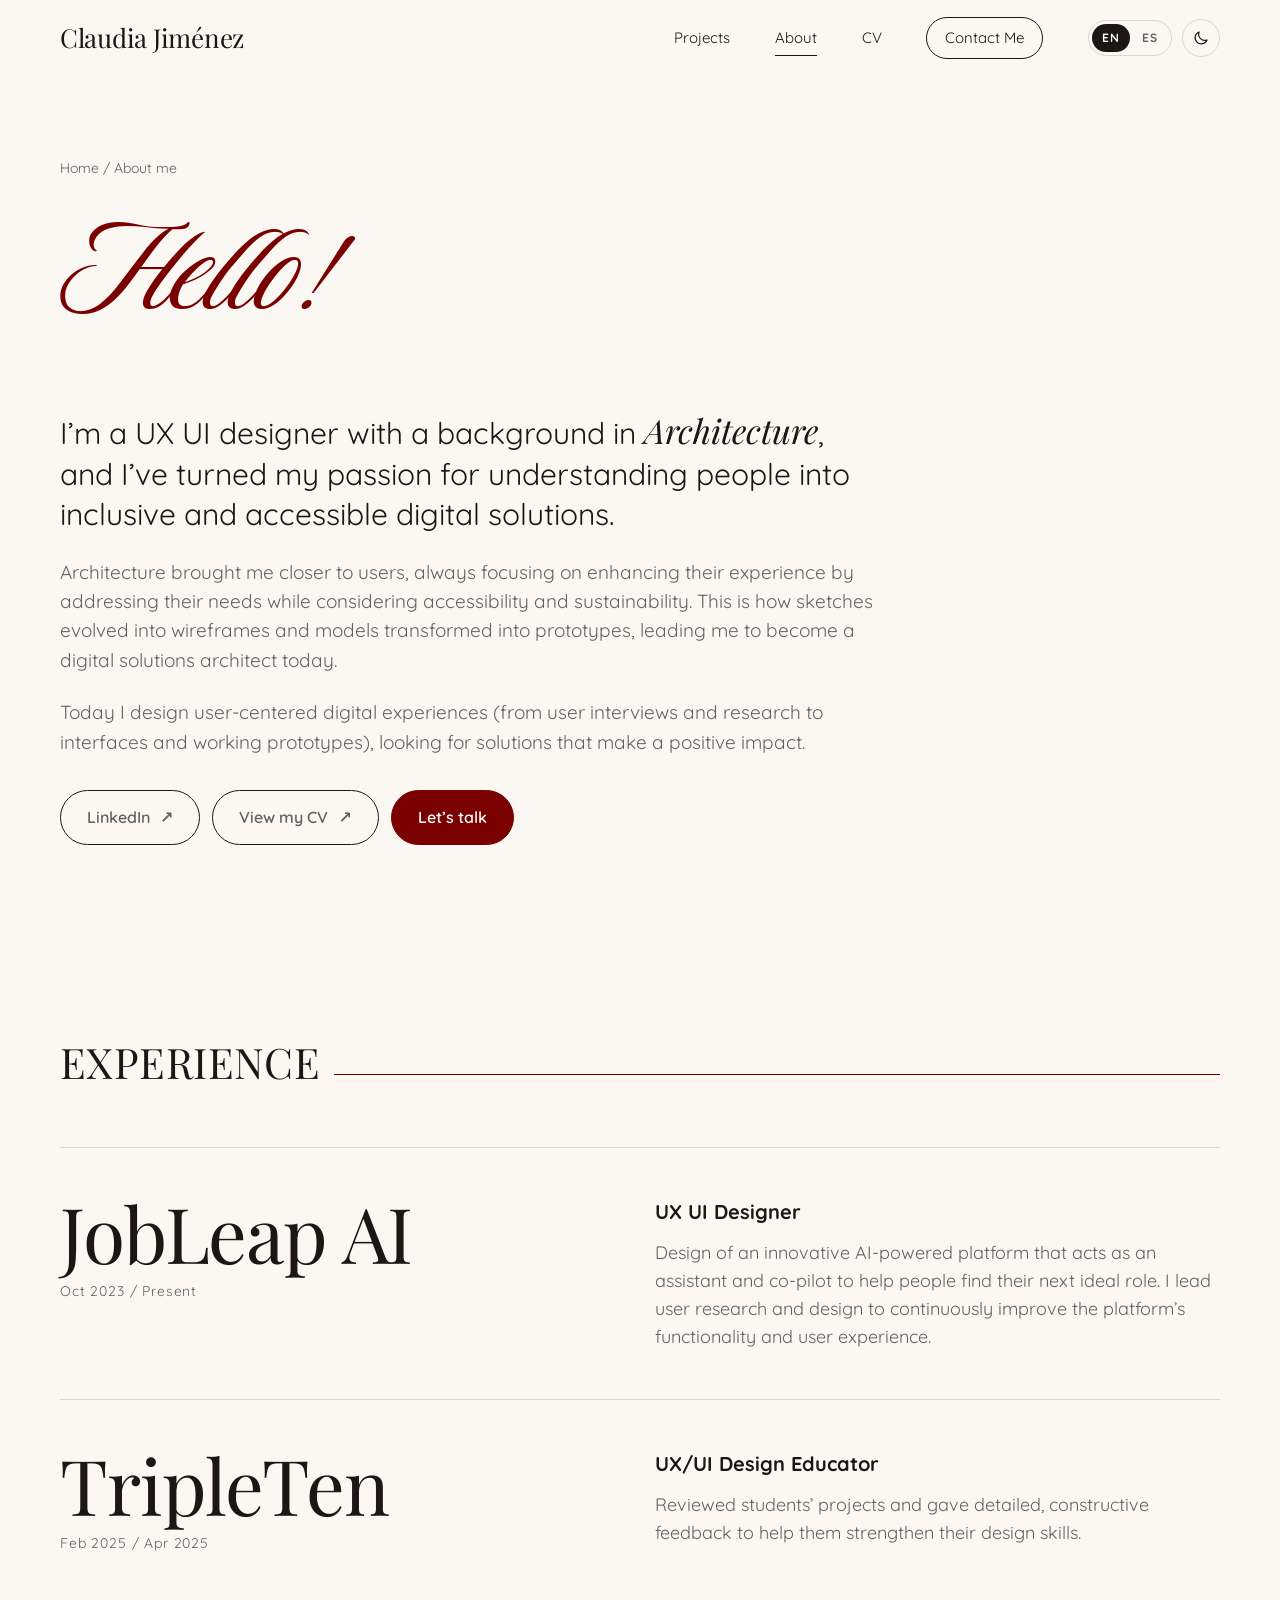
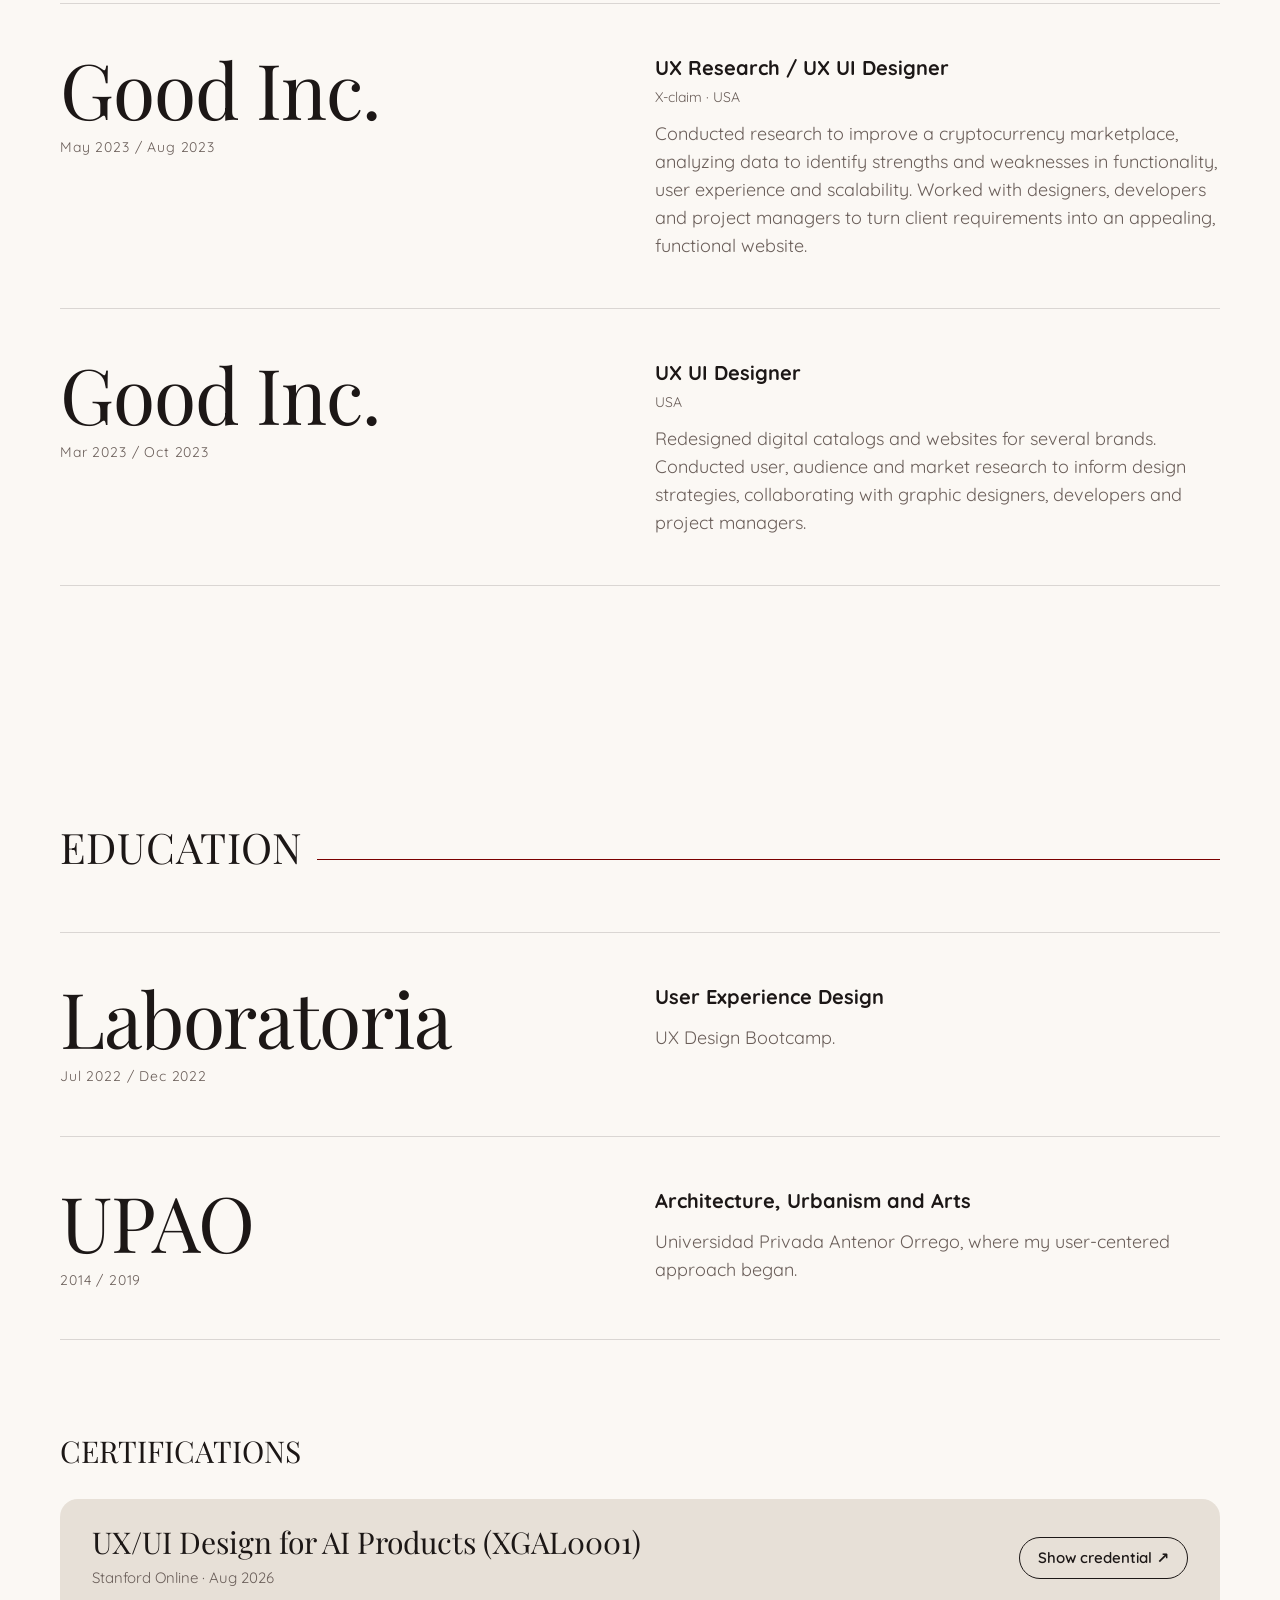
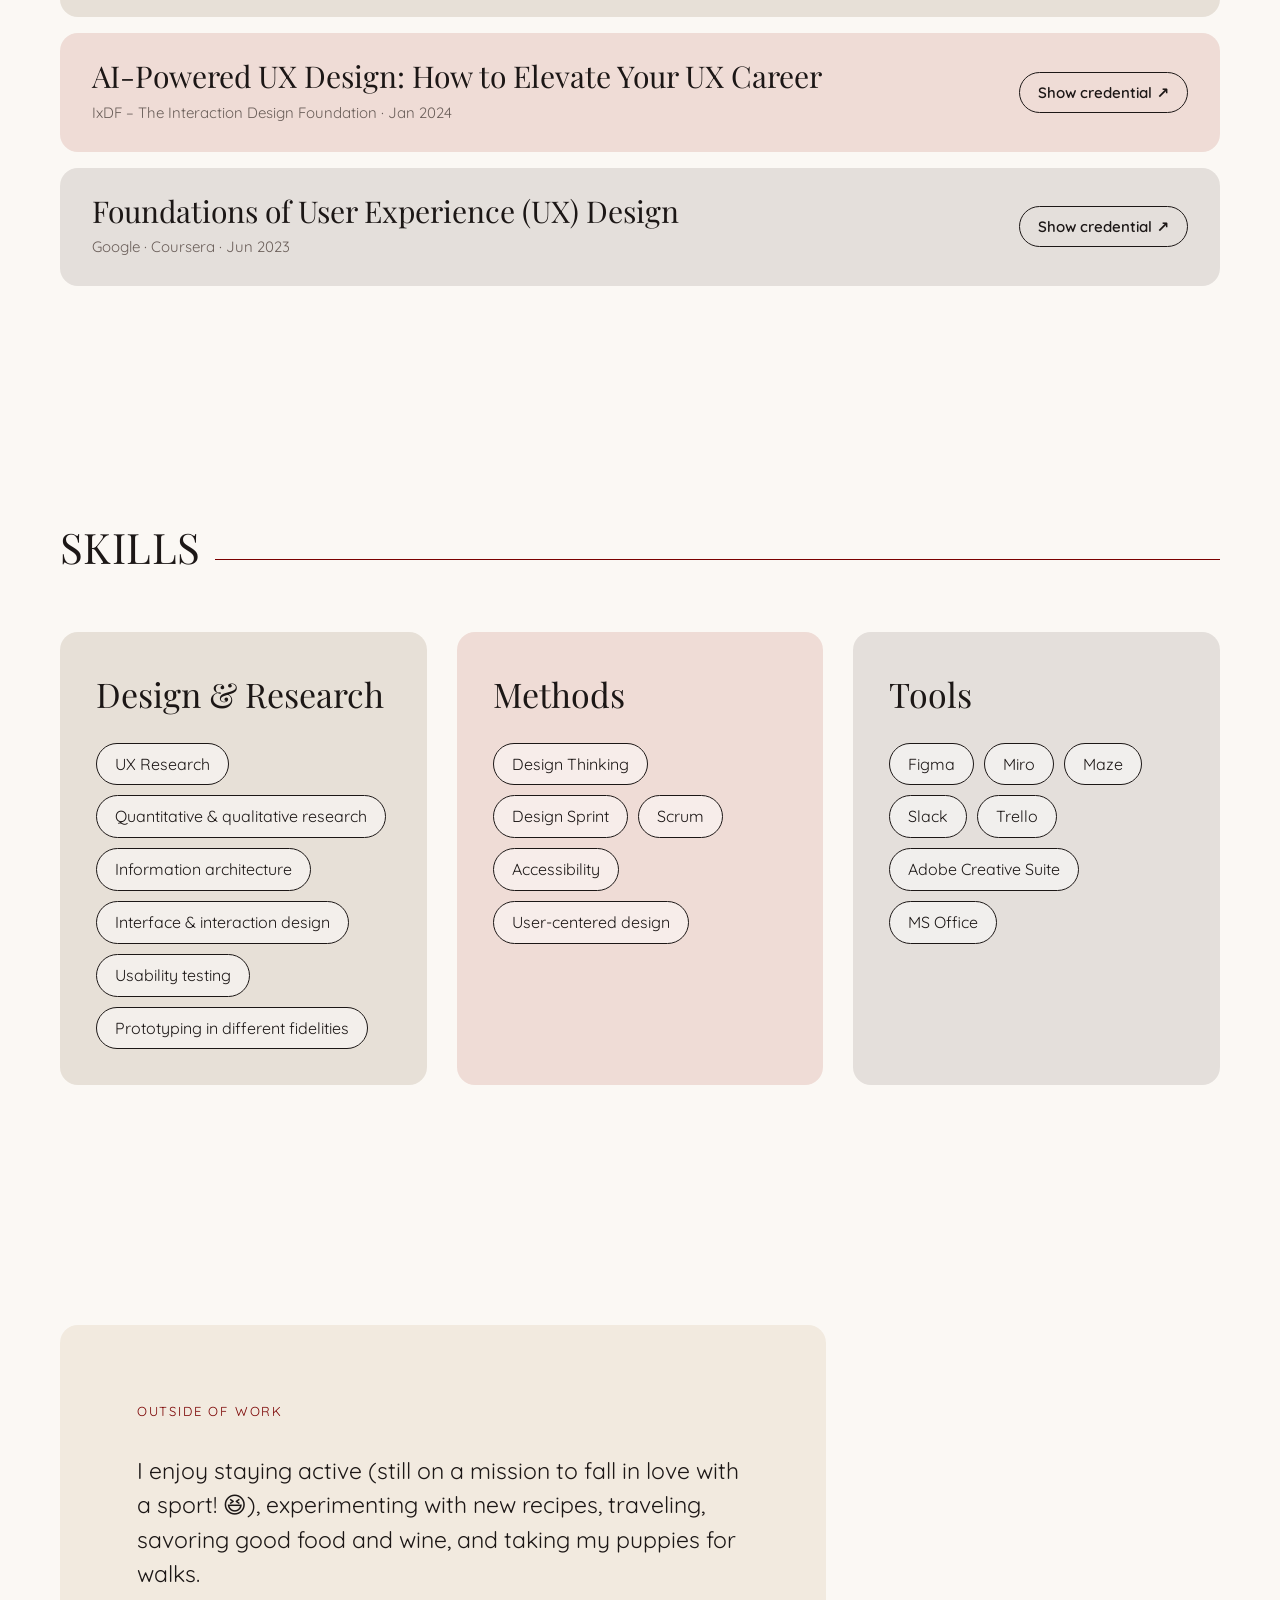
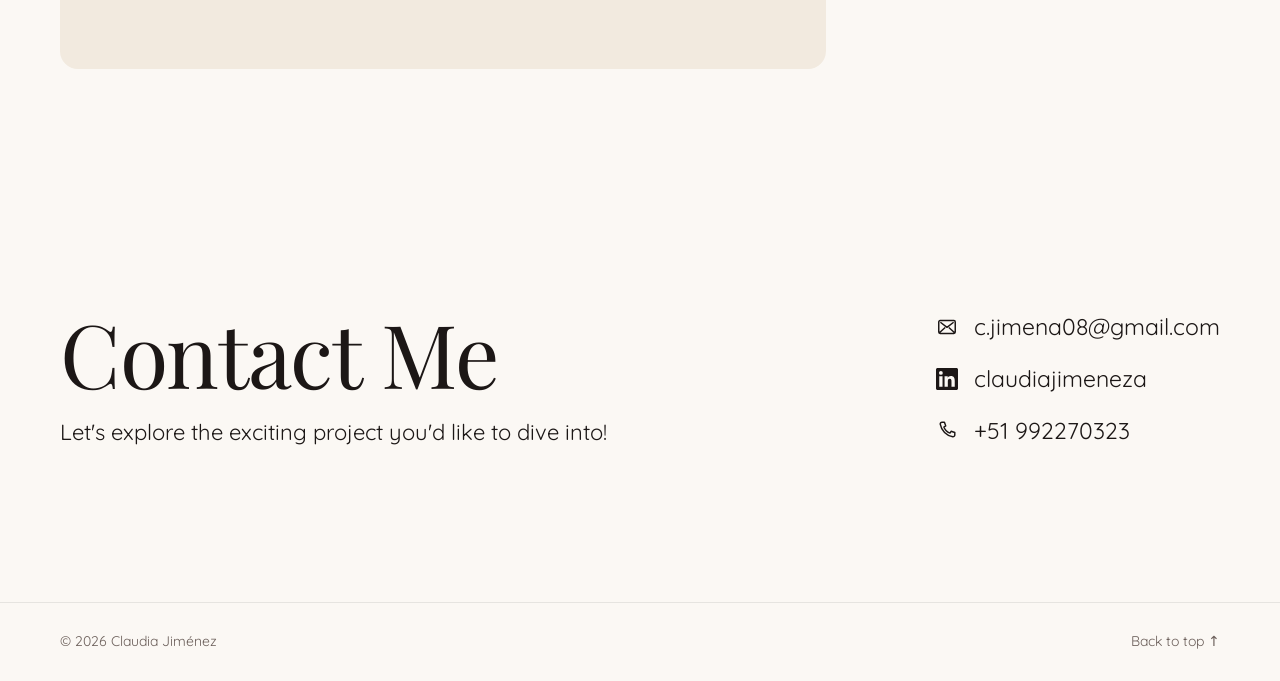
<file: about.html>
<!doctype html>
<html lang="en" data-lang="en">
<head>
  <meta charset="utf-8" />
  <meta name="viewport" content="width=device-width, initial-scale=1" />
  <title data-en="About · Claudia Jiménez" data-es="Sobre mí · Claudia Jiménez">About · Claudia Jiménez</title>
  <script>
    /* Apply saved theme + language before first paint to avoid a flash (logic: script.js) */
    (function (d) {
      var get = function (k) { try { return localStorage.getItem(k); } catch (e) { return null; } };
      var t = get('theme'), l = get('lang');
      if (t === 'light' || t === 'dark') d.setAttribute('data-theme', t);
      if (l !== 'en' && l !== 'es') l = /^es\b/i.test(navigator.language || '') ? 'es' : 'en';
      d.lang = l; d.setAttribute('data-lang', l);
      var ti = document.querySelector('title');
      if (ti && ti.getAttribute('data-' + l)) document.title = ti.getAttribute('data-' + l);
    })(document.documentElement);
  </script>
  <meta name="description" content="Claudia Jiménez, UX/UI designer creating digital products with a user-first mindset." />
  <meta property="og:title" content="Claudia Jiménez · UX/UI Designer" />
  <meta property="og:description" content="UX/UI designer creating digital products with a user-first mindset." />
  <link rel="icon" href="data:image/svg+xml,<svg xmlns='http://www.w3.org/2000/svg' viewBox='0 0 64 64'><rect width='64' height='64' rx='14' fill='%237a0000'/><text x='32' y='44' font-family='Georgia,serif' font-size='34' text-anchor='middle' fill='%23fbf8f4'>CJ</text></svg>" />
  <link rel="preconnect" href="https://fonts.googleapis.com" />
  <link rel="preconnect" href="https://fonts.gstatic.com" crossorigin />
  <link href="https://fonts.googleapis.com/css2?family=Luxurious+Script&amp;family=Playfair+Display:ital,wght@0,400;0,500;0,600;1,400&amp;family=Quicksand:wght@400;500;600;700&amp;display=swap" rel="stylesheet" />
  <link rel="stylesheet" href="styles.css" />
</head>
<body>
  <a class="skip" href="#main"><span data-l="en">Skip to content</span><span data-l="es">Saltar al contenido</span></a>

  <header class="nav" id="top">
    <div class="container nav__inner">
      <a href="index.html" class="nav__logo">Claudia Jiménez</a>
      <button class="nav__toggle" aria-label="Open menu" aria-expanded="false" aria-controls="nav-links">
        <span></span><span></span>
      </button>
      <nav id="nav-links" class="nav__links">
        <a href="projects.html"><span data-l="en">Projects</span><span data-l="es">Proyectos</span></a>
        <a href="about.html" class="is-active" aria-current="page"><span data-l="en">About</span><span data-l="es">Sobre mí</span></a>
        <a href="cv/index.html">CV</a>
        <a href="#contact" class="pill"><span data-l="en">Contact Me</span><span data-l="es">Contáctame</span></a>
        <div class="nav__tools">
          <div class="lang" role="group" aria-label="Language" data-en-aria-label="Language" data-es-aria-label="Idioma">
            <button type="button" class="lang__btn" data-set-lang="en" lang="en" aria-label="English" aria-pressed="true">EN</button>
            <button type="button" class="lang__btn" data-set-lang="es" lang="es" aria-label="Español" aria-pressed="false">ES</button>
          </div>
          <button type="button" class="icon-btn theme-toggle" aria-pressed="false" aria-label="Dark mode" data-en-aria-label="Dark mode" data-es-aria-label="Modo oscuro">
            <svg class="i-moon" viewBox="0 0 24 24" aria-hidden="true"><path d="M20 14.6A8.2 8.2 0 0 1 9.4 4 8.2 8.2 0 1 0 20 14.6Z" fill="none" stroke="currentColor" stroke-width="1.6" stroke-linejoin="round"/></svg>
            <svg class="i-sun" viewBox="0 0 24 24" aria-hidden="true"><circle cx="12" cy="12" r="4" fill="none" stroke="currentColor" stroke-width="1.6"/><path d="M12 2.8v2.1M12 19.1v2.1M2.8 12h2.1M19.1 12h2.1M5.5 5.5 7 7M17 17l1.5 1.5M5.5 18.5 7 17M17 7l1.5-1.5" fill="none" stroke="currentColor" stroke-width="1.6" stroke-linecap="round"/></svg>
          </button>
        </div>
      </nav>
    </div>
  </header>

  <main id="main">
    <!-- INTRO -->
    <section class="intro container">
      <p class="crumb reveal"><a href="index.html"><span data-l="en">Home</span><span data-l="es">Inicio</span></a> / <span data-l="en">About me</span><span data-l="es">Sobre mí</span></p>
      <h1 class="intro__title reveal"><em><span data-l="en">Hello!</span><span data-l="es">¡Hola!</span></em></h1>

      <div class="intro__grid intro__grid--solo">
        <div class="intro__text reveal">
          <p class="intro__lead">
            <span data-l="en">I’m a UX UI designer with a background in <em>Architecture</em>, and I’ve turned my passion
            for understanding people into inclusive and accessible digital solutions.</span>
            <span data-l="es">Soy diseñadora UX/UI con formación en <em>Arquitectura</em>, y he convertido mi pasión
            por entender a las personas en soluciones digitales inclusivas y accesibles.</span>
          </p>
          <p>
            <span data-l="en">Architecture brought me closer to users, always focusing on enhancing their experience by
            addressing their needs while considering accessibility and sustainability. This is how
            sketches evolved into wireframes and models transformed into prototypes, leading me to become
            a digital solutions architect today.</span>
            <span data-l="es">La arquitectura me acercó a los usuarios: siempre buscaba mejorar su experiencia atendiendo
            sus necesidades, sin perder de vista la accesibilidad y la sostenibilidad. Así, los bocetos se
            convirtieron en wireframes y las maquetas en prototipos, hasta llevarme a ser hoy una
            arquitecta de soluciones digitales.</span>
          </p>
          <p>
            <span data-l="en">Today I design user-centered digital experiences (from user interviews and research to
            interfaces and working prototypes), looking for solutions that make a positive impact.</span>
            <span data-l="es">Hoy diseño experiencias digitales centradas en el usuario (desde entrevistas e investigación
            hasta interfaces y prototipos funcionales), buscando soluciones que generen un impacto positivo.</span>
          </p>
          <div class="intro__actions">
            <a href="https://www.linkedin.com/in/claudiajimeneza" target="_blank" rel="noopener" class="btn">LinkedIn <span aria-hidden="true">↗</span></a>
            <a href="cv/index.html" class="btn"><span data-l="en">View my CV</span><span data-l="es">Ver mi CV</span> <span aria-hidden="true">↗</span></a>
            <a href="#contact" class="btn btn--dark"><span data-l="en">Let’s talk</span><span data-l="es">Conversemos</span></a>
          </div>
        </div>
      </div>
    </section>

    <!-- EXPERIENCE -->
    <section id="experience" class="section container">
      <h2 class="section__title reveal"><span><span data-l="en">Experience</span><span data-l="es">Experiencia</span></span></h2>
      <ol class="jobs">
        <li class="job reveal">
          <div class="job__head">
            <h3 class="job__company">JobLeap AI</h3>
            <span class="job__date"><span data-l="en">Oct 2023 / Present</span><span data-l="es">Oct 2023 / Actualidad</span></span>
          </div>
          <div class="job__body">
            <h4><span data-l="en">UX UI Designer</span><span data-l="es">Diseñadora UX/UI</span></h4>
            <p><span data-l="en">Design of an innovative AI-powered platform that acts as an assistant and co-pilot to help people find their next ideal role. I lead user research and design to continuously improve the platform’s functionality and user experience.</span><span data-l="es">Diseño de una plataforma innovadora impulsada por IA que funciona como asistente y copiloto para ayudar a las personas a encontrar su próximo rol ideal. Lidero la investigación de usuarios y el diseño para mejorar continuamente la funcionalidad y la experiencia de la plataforma.</span></p>
          </div>
        </li>
        <li class="job reveal">
          <div class="job__head">
            <h3 class="job__company">TripleTen</h3>
            <span class="job__date"><span data-l="en">Feb 2025 / Apr 2025</span><span data-l="es">Feb 2025 / Abr 2025</span></span>
          </div>
          <div class="job__body">
            <h4><span data-l="en">UX/UI Design Educator</span><span data-l="es">Educadora de Diseño UX/UI</span></h4>
            <p><span data-l="en">Reviewed students’ projects and gave detailed, constructive feedback to help them strengthen their design skills.</span><span data-l="es">Revisé proyectos de estudiantes y brindé retroalimentación detallada y constructiva para ayudarlos a fortalecer sus habilidades de diseño.</span></p>
          </div>
        </li>
        <li class="job reveal">
          <div class="job__head">
            <h3 class="job__company">Good Inc.</h3>
            <span class="job__date"><span data-l="en">May 2023 / Aug 2023</span><span data-l="es">May 2023 / Ago 2023</span></span>
          </div>
          <div class="job__body">
            <h4><span data-l="en">UX Research / UX UI Designer</span><span data-l="es">UX Research / Diseñadora UX/UI</span></h4>
            <span class="job__meta">X-claim · <span data-l="en">USA</span><span data-l="es">EE. UU.</span></span>
            <p><span data-l="en">Conducted research to improve a cryptocurrency marketplace, analyzing data to identify strengths and weaknesses in functionality, user experience and scalability. Worked with designers, developers and project managers to turn client requirements into an appealing, functional website.</span><span data-l="es">Realicé investigación para mejorar un marketplace de criptomonedas, analizando datos para identificar fortalezas y debilidades en funcionalidad, experiencia de usuario y escalabilidad. Trabajé con diseñadores, desarrolladores y project managers para convertir los requerimientos del cliente en un sitio web atractivo y funcional.</span></p>
          </div>
        </li>
        <li class="job reveal">
          <div class="job__head">
            <h3 class="job__company">Good Inc.</h3>
            <span class="job__date">Mar 2023 / Oct 2023</span>
          </div>
          <div class="job__body">
            <h4><span data-l="en">UX UI Designer</span><span data-l="es">Diseñadora UX/UI</span></h4>
            <span class="job__meta"><span data-l="en">USA</span><span data-l="es">EE. UU.</span></span>
            <p><span data-l="en">Redesigned digital catalogs and websites for several brands. Conducted user, audience and market research to inform design strategies, collaborating with graphic designers, developers and project managers.</span><span data-l="es">Rediseñé catálogos digitales y sitios web para diversas marcas. Realicé investigación de usuarios, audiencia y mercado para orientar las estrategias de diseño, en colaboración con diseñadores gráficos, desarrolladores y project managers.</span></p>
          </div>
        </li>
      </ol>
    </section>

    <!-- EDUCATION -->
    <section id="education" class="section container">
      <h2 class="section__title reveal"><span><span data-l="en">Education</span><span data-l="es">Educación</span></span></h2>
      <ol class="jobs">
        <li class="job reveal">
          <div class="job__head">
            <h3 class="job__company">Laboratoria</h3>
            <span class="job__date"><span data-l="en">Jul 2022 / Dec 2022</span><span data-l="es">Jul 2022 / Dic 2022</span></span>
          </div>
          <div class="job__body">
            <h4><span data-l="en">User Experience Design</span><span data-l="es">Diseño de Experiencia de Usuario</span></h4>
            <p><span data-l="en">UX Design Bootcamp.</span><span data-l="es">Bootcamp de Diseño UX.</span></p>
          </div>
        </li>
        <li class="job reveal">
          <div class="job__head">
            <h3 class="job__company">UPAO</h3>
            <span class="job__date">2014 / 2019</span>
          </div>
          <div class="job__body">
            <h4><span data-l="en">Architecture, Urbanism and Arts</span><span data-l="es">Arquitectura, Urbanismo y Artes</span></h4>
            <p>Universidad Privada Antenor Orrego, <span data-l="en">where my user-centered approach began.</span><span data-l="es">donde nació mi enfoque centrado en el usuario.</span></p>
          </div>
        </li>
      </ol>

      <h3 class="subhead reveal"><span data-l="en">Certifications</span><span data-l="es">Certificaciones</span></h3>
      <ul class="certs">
        <li class="cert reveal">
          <div>
            <h4><span data-l="en">UX/UI Design for AI Products</span><span data-l="es">Diseño UX/UI para Productos de IA</span> (XGAL0001)</h4>
            <span class="cert__issuer">Stanford Online · <span data-l="en">Aug 2026</span><span data-l="es">Ago 2026</span></span>
          </div>
          <a href="https://digitalcredential.stanford.edu/check/93597F97DFC740CD0BE966996C30CACFDD52B5F08014A9793001EB45234C125AS1VYUjgwZWFuM2VDMGVKK0lORmVrMVo3ZUpVb1lmaDlreFdsd2NweWk3Y0ROdmZG" target="_blank" rel="noopener" class="cert__link"><span data-l="en">Show credential</span><span data-l="es">Ver credencial</span> <span aria-hidden="true">↗</span></a>
        </li>
        <li class="cert reveal">
          <div>
            <h4>AI-Powered UX Design: How to Elevate Your UX Career</h4>
            <span class="cert__issuer">IxDF – The Interaction Design Foundation · <span data-l="en">Jan 2024</span><span data-l="es">Ene 2024</span></span>
          </div>
          <a href="https://ixdf.org/members/claudia-jimenez-aguirre/certificate/masterclass/mcc_8d3c23cbf4f243b1ac06e5b314cf1dab" target="_blank" rel="noopener" class="cert__link"><span data-l="en">Show credential</span><span data-l="es">Ver credencial</span> <span aria-hidden="true">↗</span></a>
        </li>
        <li class="cert reveal">
          <div>
            <h4>Foundations of User Experience (UX) Design</h4>
            <span class="cert__issuer">Google · Coursera · Jun 2023</span>
          </div>
          <a href="https://www.coursera.org/account/accomplishments/verify/68H8A5TNTGMC" target="_blank" rel="noopener" class="cert__link"><span data-l="en">Show credential</span><span data-l="es">Ver credencial</span> <span aria-hidden="true">↗</span></a>
        </li>
      </ul>
    </section>

    <!-- SKILLS -->
    <section id="skills" class="section container">
      <h2 class="section__title reveal"><span><span data-l="en">Skills</span><span data-l="es">Habilidades</span></span></h2>
      <div class="skills">
        <div class="skill-group reveal">
          <h3><span data-l="en">Design &amp; Research</span><span data-l="es">Diseño e investigación</span></h3>
          <ul class="tags tags--lg">
            <li>UX Research</li><li><span data-l="en">Quantitative &amp; qualitative research</span><span data-l="es">Investigación cuantitativa y cualitativa</span></li>
            <li><span data-l="en">Information architecture</span><span data-l="es">Arquitectura de información</span></li><li><span data-l="en">Interface &amp; interaction design</span><span data-l="es">Diseño de interfaces e interacción</span></li>
            <li><span data-l="en">Usability testing</span><span data-l="es">Pruebas de usabilidad</span></li><li><span data-l="en">Prototyping in different fidelities</span><span data-l="es">Prototipado en distintas fidelidades</span></li>
          </ul>
        </div>
        <div class="skill-group reveal">
          <h3><span data-l="en">Methods</span><span data-l="es">Metodologías</span></h3>
          <ul class="tags tags--lg">
            <li>Design Thinking</li><li>Design Sprint</li><li>Scrum</li>
            <li><span data-l="en">Accessibility</span><span data-l="es">Accesibilidad</span></li><li><span data-l="en">User-centered design</span><span data-l="es">Diseño centrado en el usuario</span></li>
          </ul>
        </div>
        <div class="skill-group reveal">
          <h3><span data-l="en">Tools</span><span data-l="es">Herramientas</span></h3>
          <ul class="tags tags--lg">
            <li>Figma</li><li>Miro</li><li>Maze</li><li>Slack</li>
            <li>Trello</li><li>Adobe Creative Suite</li><li>MS Office</li>
          </ul>
        </div>
      </div>
    </section>

    <!-- OUTSIDE WORK -->
    <section class="section container">
      <div class="about__fun reveal">
        <p class="eyebrow"><span data-l="en">Outside of work</span><span data-l="es">Fuera del trabajo</span></p>
        <p>
          <span data-l="en">I enjoy staying active (still on a mission to fall in love with a sport! 😆),
          experimenting with new recipes, traveling, savoring good food and wine, and taking my
          puppies for walks.</span>
          <span data-l="es">Me encanta mantenerme activa (¡sigo en la misión de enamorarme de algún deporte! 😆),
          probar recetas nuevas, viajar, disfrutar de buena comida y buen vino, y sacar a pasear a
          mis perritos.</span>
        </p>
      </div>
    </section>

    <!-- CONTACT -->
    <section id="contact" class="section container contact">
      <div class="contact__text reveal">
        <h2 class="contact__title"><span data-l="en">Contact Me</span><span data-l="es">Contáctame</span></h2>
        <p><span data-l="en">Let's explore the exciting project you'd like to dive into!</span><span data-l="es">¡Hablemos del proyecto que tienes en mente y hagámoslo realidad!</span></p>
      </div>
      <ul class="contact__list reveal">
        <li>
          <svg viewBox="0 0 24 24" aria-hidden="true"><path d="M3 6.5A1.5 1.5 0 0 1 4.5 5h15A1.5 1.5 0 0 1 21 6.5v11a1.5 1.5 0 0 1-1.5 1.5h-15A1.5 1.5 0 0 1 3 17.5v-11Zm1.8.3 7.2 5.6 7.2-5.6M4 18l6-5.5M20 18l-6-5.5" fill="none" stroke="currentColor" stroke-width="1.6" stroke-linejoin="round"/></svg>
          <a href="mailto:c.jimena08@gmail.com">c.jimena08@gmail.com</a>
        </li>
        <li>
          <svg viewBox="0 0 24 24" aria-hidden="true"><path fill="currentColor" d="M20.45 20.45h-3.56v-5.57c0-1.33-.02-3.04-1.85-3.04-1.85 0-2.14 1.45-2.14 2.94v5.67H9.35V9h3.41v1.56h.05c.48-.9 1.64-1.85 3.37-1.85 3.6 0 4.27 2.37 4.27 5.46v6.28ZM5.34 7.43a2.06 2.06 0 1 1 0-4.13 2.06 2.06 0 0 1 0 4.13ZM7.12 20.45H3.56V9h3.56v11.45ZM22.22 0H1.77C.79 0 0 .77 0 1.73v20.54C0 23.23.79 24 1.77 24h20.45c.98 0 1.78-.77 1.78-1.73V1.73C24 .77 23.2 0 22.22 0Z"/></svg>
          <a href="https://www.linkedin.com/in/claudiajimeneza" target="_blank" rel="noopener">claudiajimeneza</a>
        </li>
        <li>
          <svg viewBox="0 0 24 24" aria-hidden="true"><path d="M6.6 3.5h2.6l1.4 4-2 1.3a11 11 0 0 0 6.6 6.6l1.3-2 4 1.4v2.6a2 2 0 0 1-2.2 2A17 17 0 0 1 4.6 5.7a2 2 0 0 1 2-2.2Z" fill="none" stroke="currentColor" stroke-width="1.6" stroke-linejoin="round"/></svg>
          <a href="tel:+51992270323">+51 992270323</a>
        </li>
      </ul>
    </section>
  </main>

  <footer class="footer container">
    <span>© <span id="year"></span> Claudia Jiménez</span>
    <a href="#top"><span data-l="en">Back to top</span><span data-l="es">Volver arriba</span> ↑</a>
  </footer>

  <script src="script.js"></script>
</body>
</html>
</file>
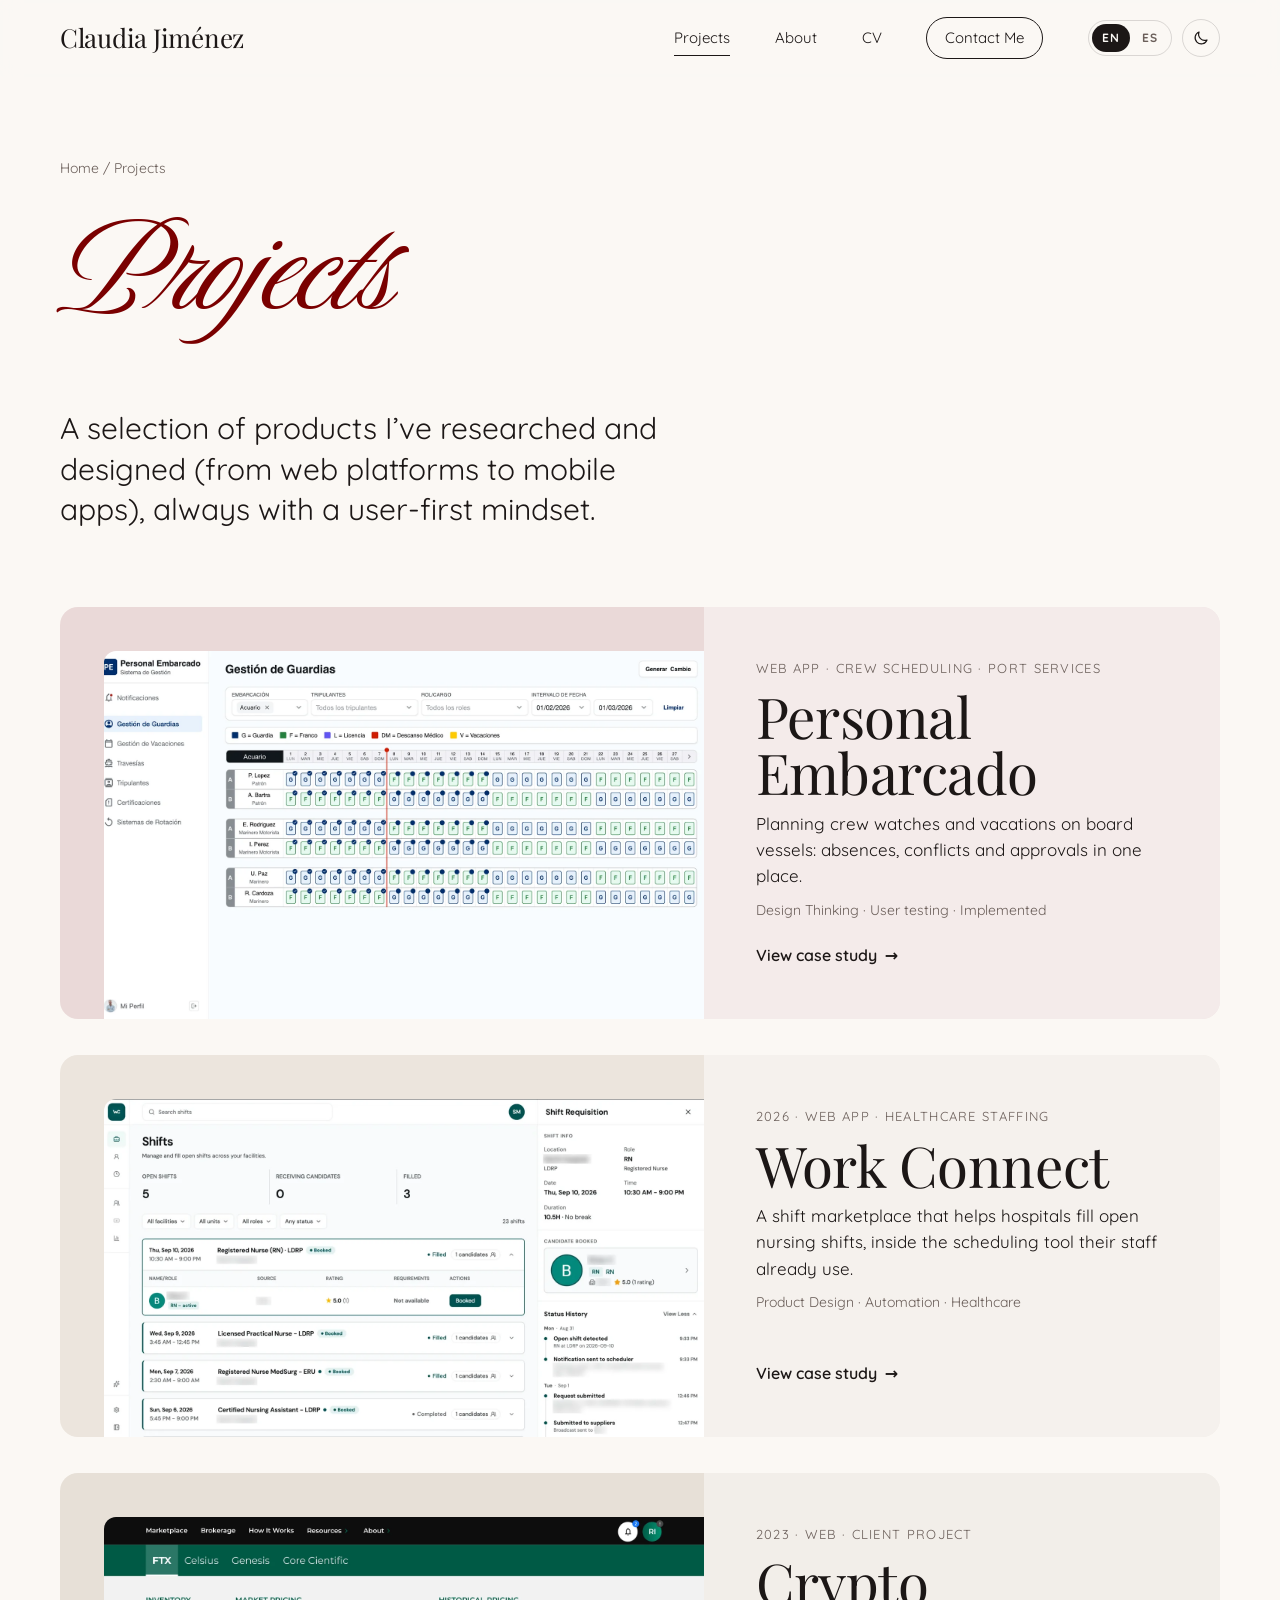
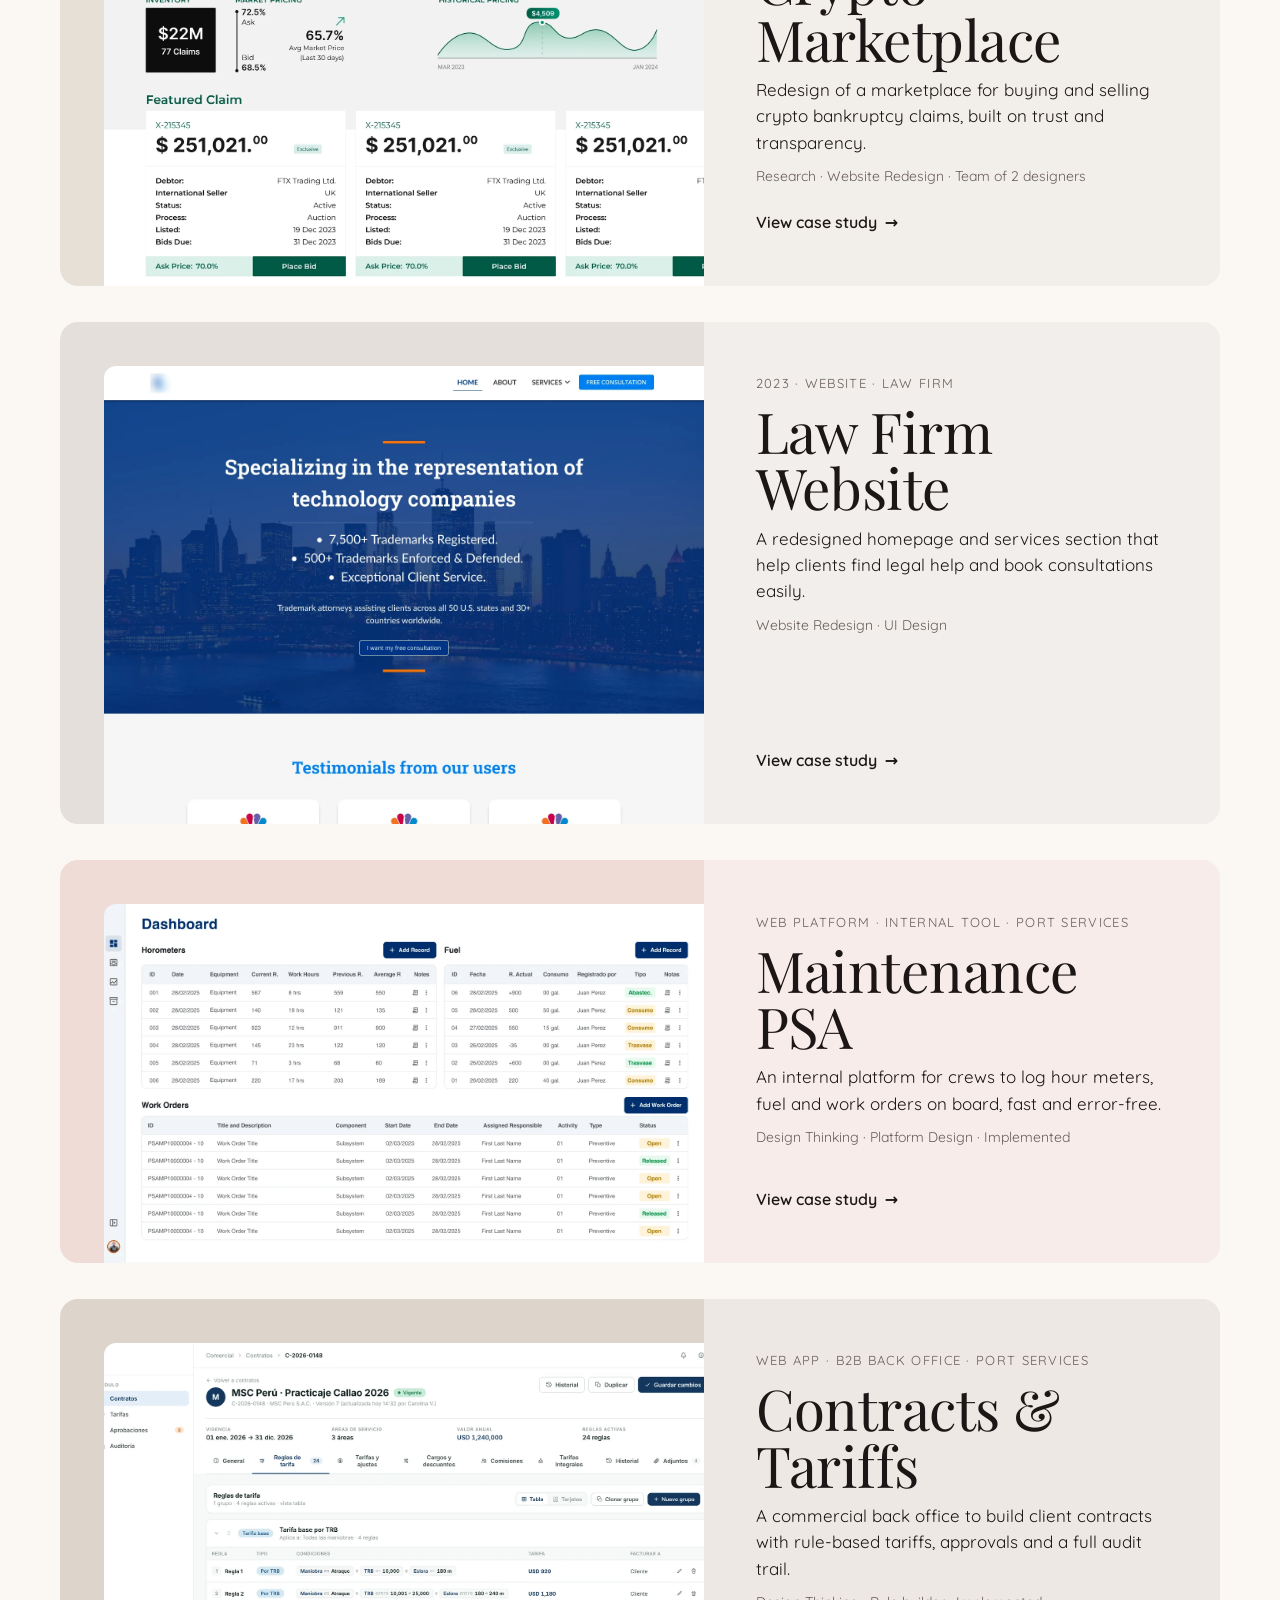
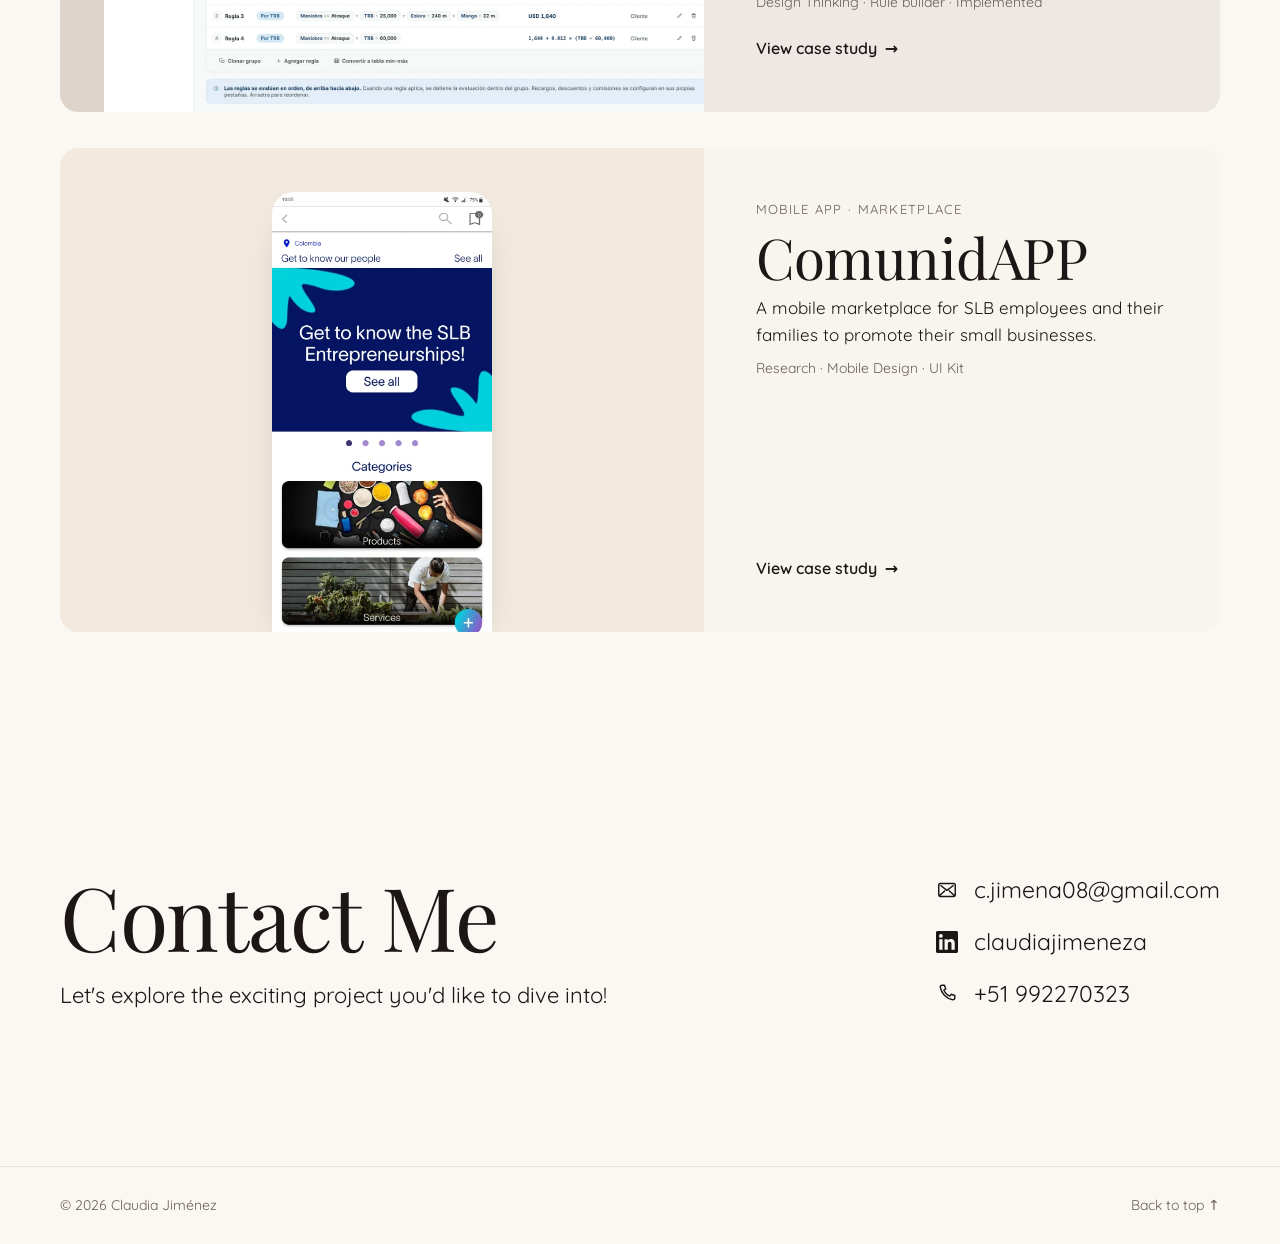
<file: projects.html>
<!doctype html>
<html lang="en" data-lang="en">
<head>
  <meta charset="utf-8" />
  <meta name="viewport" content="width=device-width, initial-scale=1" />
  <title data-en="Projects · Claudia Jiménez" data-es="Proyectos · Claudia Jiménez">Projects · Claudia Jiménez</title>
  <script>
    /* Apply saved theme + language before first paint to avoid a flash (logic: script.js) */
    (function (d) {
      var get = function (k) { try { return localStorage.getItem(k); } catch (e) { return null; } };
      var t = get('theme'), l = get('lang');
      if (t === 'light' || t === 'dark') d.setAttribute('data-theme', t);
      if (l !== 'en' && l !== 'es') l = /^es\b/i.test(navigator.language || '') ? 'es' : 'en';
      d.lang = l; d.setAttribute('data-lang', l);
      var ti = document.querySelector('title');
      if (ti && ti.getAttribute('data-' + l)) document.title = ti.getAttribute('data-' + l);
    })(document.documentElement);
  </script>
  <meta name="description" content="Claudia Jiménez, UX/UI designer creating digital products with a user-first mindset." />
  <meta property="og:title" content="Claudia Jiménez · UX/UI Designer" />
  <meta property="og:description" content="UX/UI designer creating digital products with a user-first mindset." />
  <link rel="icon" href="data:image/svg+xml,<svg xmlns='http://www.w3.org/2000/svg' viewBox='0 0 64 64'><rect width='64' height='64' rx='14' fill='%237a0000'/><text x='32' y='44' font-family='Georgia,serif' font-size='34' text-anchor='middle' fill='%23fbf8f4'>CJ</text></svg>" />
  <link rel="preconnect" href="https://fonts.googleapis.com" />
  <link rel="preconnect" href="https://fonts.gstatic.com" crossorigin />
  <link href="https://fonts.googleapis.com/css2?family=Luxurious+Script&amp;family=Playfair+Display:ital,wght@0,400;0,500;0,600;1,400&amp;family=Quicksand:wght@400;500;600;700&amp;display=swap" rel="stylesheet" />
  <link rel="stylesheet" href="styles.css" />
</head>
<body>
  <a class="skip" href="#main"><span data-l="en">Skip to content</span><span data-l="es">Saltar al contenido</span></a>

  <header class="nav" id="top">
    <div class="container nav__inner">
      <a href="index.html" class="nav__logo">Claudia Jiménez</a>
      <button class="nav__toggle" aria-label="Open menu" aria-expanded="false" aria-controls="nav-links">
        <span></span><span></span>
      </button>
      <nav id="nav-links" class="nav__links">
        <a href="projects.html" class="is-active" aria-current="page"><span data-l="en">Projects</span><span data-l="es">Proyectos</span></a>
        <a href="about.html"><span data-l="en">About</span><span data-l="es">Sobre mí</span></a>
        <a href="cv/index.html">CV</a>
        <a href="#contact" class="pill"><span data-l="en">Contact Me</span><span data-l="es">Contáctame</span></a>
        <div class="nav__tools">
          <div class="lang" role="group" aria-label="Language" data-en-aria-label="Language" data-es-aria-label="Idioma">
            <button type="button" class="lang__btn" data-set-lang="en" lang="en" aria-label="English" aria-pressed="true">EN</button>
            <button type="button" class="lang__btn" data-set-lang="es" lang="es" aria-label="Español" aria-pressed="false">ES</button>
          </div>
          <button type="button" class="icon-btn theme-toggle" aria-pressed="false" aria-label="Dark mode" data-en-aria-label="Dark mode" data-es-aria-label="Modo oscuro">
            <svg class="i-moon" viewBox="0 0 24 24" aria-hidden="true"><path d="M20 14.6A8.2 8.2 0 0 1 9.4 4 8.2 8.2 0 1 0 20 14.6Z" fill="none" stroke="currentColor" stroke-width="1.6" stroke-linejoin="round"/></svg>
            <svg class="i-sun" viewBox="0 0 24 24" aria-hidden="true"><circle cx="12" cy="12" r="4" fill="none" stroke="currentColor" stroke-width="1.6"/><path d="M12 2.8v2.1M12 19.1v2.1M2.8 12h2.1M19.1 12h2.1M5.5 5.5 7 7M17 17l1.5 1.5M5.5 18.5 7 17M17 7l1.5-1.5" fill="none" stroke="currentColor" stroke-width="1.6" stroke-linecap="round"/></svg>
          </button>
        </div>
      </nav>
    </div>
  </header>

  <main id="main">
    <section class="intro container">
      <p class="crumb reveal"><a href="index.html"><span data-l="en">Home</span><span data-l="es">Inicio</span></a> / <span data-l="en">Projects</span><span data-l="es">Proyectos</span></p>
      <h1 class="intro__title reveal"><em><span data-l="en">Projects</span><span data-l="es">Proyectos</span></em></h1>
      <p class="intro__lead reveal page-lead"><span data-l="en">A selection of products I’ve researched and designed (from web platforms to mobile apps), always with a user-first mindset.</span><span data-l="es">Una selección de productos que he investigado y diseñado (desde plataformas web hasta apps móviles), siempre con el usuario en el centro.</span></p>
    </section>

    <section class="section section--tight container">
      <div class="cards cards--list">
        <a class="card card--list reveal" href="projects/personal-embarcado.html" style="--card:var(--lilac)">
          <div class="card__media">
            <img src="assets/personal-embarcado/roster.webp" loading="lazy" alt="Crew watch roster" data-en-alt="Crew watch roster" data-es-alt="Rol de guardias de la tripulación">
          </div>
          <div class="card__body">
            <p class="card__meta"><span data-l="en">Web app · Crew scheduling · Port services</span><span data-l="es">Web app · Gestión de tripulación · Servicios portuarios</span></p>
            <h3 class="card__title">Personal Embarcado</h3>
            <p class="card__desc"><span data-l="en">Planning crew watches and vacations on board vessels: absences, conflicts and approvals in one place.</span><span data-l="es">Planificación de guardias y vacaciones de la tripulación embarcada: ausencias, conflictos y aprobaciones en un solo lugar.</span></p>
            <p class="card__tags"><span data-l="en">Design Thinking · User testing · Implemented</span><span data-l="es">Design Thinking · Pruebas con usuarios · Implementado</span></p>
            <span class="card__cta"><span data-l="en">View case study</span><span data-l="es">Ver caso de estudio</span> <span class="arrow" aria-hidden="true">→</span></span>
          </div>
        </a>
        <a class="card card--list reveal" href="projects/work-connect.html" style="--card:var(--stone)">
          <div class="card__media">
            <img src="assets/work-connect/shifts.webp" loading="lazy" alt="Open shifts screen" data-en-alt="Open shifts screen" data-es-alt="Pantalla de turnos abiertos">
          </div>
          <div class="card__body">
            <p class="card__meta"><span data-l="en">2026 · Web app · Healthcare staffing</span><span data-l="es">2026 · Web app · Personal de salud</span></p>
            <h3 class="card__title">Work Connect</h3>
            <p class="card__desc"><span data-l="en">A shift marketplace that helps hospitals fill open nursing shifts, inside the scheduling tool their staff already use.</span><span data-l="es">Un marketplace de turnos que ayuda a los hospitales a cubrir turnos de enfermería, dentro de la herramienta de programación que ya usa su personal.</span></p>
            <p class="card__tags"><span data-l="en">Product Design · Automation · Healthcare</span><span data-l="es">Diseño de producto · Automatización · Salud</span></p>
            <span class="card__cta"><span data-l="en">View case study</span><span data-l="es">Ver caso de estudio</span> <span class="arrow" aria-hidden="true">→</span></span>
          </div>
        </a>
        <a class="card card--list reveal" href="projects/crypto-marketplace.html" style="--card:var(--sage)">
          <div class="card__media">
            <img src="assets/crypto-marketplace/marketplace.webp" loading="lazy" alt="Claims marketplace" data-en-alt="Claims marketplace" data-es-alt="Marketplace de claims">
          </div>
          <div class="card__body">
            <p class="card__meta"><span data-l="en">2023 · Web · Client project</span><span data-l="es">2023 · Web · Proyecto para cliente</span></p>
            <h3 class="card__title">Crypto Marketplace</h3>
            <p class="card__desc"><span data-l="en">Redesign of a marketplace for buying and selling crypto bankruptcy claims, built on trust and transparency.</span><span data-l="es">Rediseño de un marketplace de compra y venta de claims de quiebras cripto, basado en confianza y transparencia.</span></p>
            <p class="card__tags"><span data-l="en">Research · Website Redesign · Team of 2 designers</span><span data-l="es">Investigación · Rediseño web · Equipo de 2 diseñadoras</span></p>
            <span class="card__cta"><span data-l="en">View case study</span><span data-l="es">Ver caso de estudio</span> <span class="arrow" aria-hidden="true">→</span></span>
          </div>
        </a>
        <a class="card card--list reveal" href="projects/law-firm-website.html" style="--card:var(--sky)">
          <div class="card__media">
            <img src="assets/law-firm-website/home-hero.webp" loading="lazy" alt="Law firm homepage" data-en-alt="Law firm homepage" data-es-alt="Inicio del sitio del estudio de abogados">
          </div>
          <div class="card__body">
            <p class="card__meta"><span data-l="en">2023 · Website · Law firm</span><span data-l="es">2023 · Sitio web · Estudio de abogados</span></p>
            <h3 class="card__title"><span data-l="en">Law Firm Website</span><span data-l="es">Sitio web legal</span></h3>
            <p class="card__desc"><span data-l="en">A redesigned homepage and services section that help clients find legal help and book consultations easily.</span><span data-l="es">Rediseño del inicio y los servicios para que los clientes encuentren ayuda legal y agenden consultas fácilmente.</span></p>
            <p class="card__tags"><span data-l="en">Website Redesign · UI Design</span><span data-l="es">Rediseño web · Diseño UI</span></p>
            <span class="card__cta"><span data-l="en">View case study</span><span data-l="es">Ver caso de estudio</span> <span class="arrow" aria-hidden="true">→</span></span>
          </div>
        </a>
        <a class="card card--list reveal" href="projects/maintenance-psa.html" style="--card:var(--blush)">
          <div class="card__media">
            <img src="assets/maintenance-psa/dashboard.webp" loading="lazy" alt="Maintenance dashboard" data-en-alt="Maintenance dashboard" data-es-alt="Panel de mantenimiento">
          </div>
          <div class="card__body">
            <p class="card__meta"><span data-l="en">Web platform · Internal tool · Port services</span><span data-l="es">Plataforma web · Herramienta interna · Servicios portuarios</span></p>
            <h3 class="card__title">Maintenance PSA</h3>
            <p class="card__desc"><span data-l="en">An internal platform for crews to log hour meters, fuel and work orders on board, fast and error-free.</span><span data-l="es">Una plataforma interna para que la tripulación registre horómetros, combustible y órdenes de trabajo, rápido y sin errores.</span></p>
            <p class="card__tags"><span data-l="en">Design Thinking · Platform Design · Implemented</span><span data-l="es">Design Thinking · Diseño de plataforma · Implementado</span></p>
            <span class="card__cta"><span data-l="en">View case study</span><span data-l="es">Ver caso de estudio</span> <span class="arrow" aria-hidden="true">→</span></span>
          </div>
        </a>
        <a class="card card--list reveal" href="projects/contratos-tarifas.html" style="--card:var(--mint)">
          <div class="card__media">
            <img src="assets/contratos-tarifas/rule-builder.webp" loading="lazy" alt="Tariff rule builder" data-en-alt="Tariff rule builder" data-es-alt="Constructor de reglas de tarifas">
          </div>
          <div class="card__body">
            <p class="card__meta"><span data-l="en">Web app · B2B back office · Port services</span><span data-l="es">Web app · Back office B2B · Servicios portuarios</span></p>
            <h3 class="card__title"><span data-l="en">Contracts &amp; Tariffs</span><span data-l="es">Contratos y Tarifas</span></h3>
            <p class="card__desc"><span data-l="en">A commercial back office to build client contracts with rule-based tariffs, approvals and a full audit trail.</span><span data-l="es">Un back office comercial para crear contratos con tarifas basadas en reglas, aprobaciones y trazabilidad completa.</span></p>
            <p class="card__tags"><span data-l="en">Design Thinking · Rule builder · Implemented</span><span data-l="es">Design Thinking · Constructor de reglas · Implementado</span></p>
            <span class="card__cta"><span data-l="en">View case study</span><span data-l="es">Ver caso de estudio</span> <span class="arrow" aria-hidden="true">→</span></span>
          </div>
        </a>
        <a class="card card--list reveal" href="projects/comunidapp.html" style="--card:var(--butter)">
          <div class="card__media">
            <img class="card__phone" src="assets/comunidapp/home.webp" width="360" height="720" loading="lazy" alt="ComunidAPP home screen" data-en-alt="ComunidAPP home screen" data-es-alt="Pantalla de inicio de ComunidAPP">
          </div>
          <div class="card__body">
            <p class="card__meta"><span data-l="en">Mobile app · Marketplace</span><span data-l="es">App móvil · Marketplace</span></p>
            <h3 class="card__title">ComunidAPP</h3>
            <p class="card__desc"><span data-l="en">A mobile marketplace for SLB employees and their families to promote their small businesses.</span><span data-l="es">Un marketplace móvil para que colaboradores de SLB y sus familias promocionen sus emprendimientos.</span></p>
            <p class="card__tags"><span data-l="en">Research · Mobile Design · UI Kit</span><span data-l="es">Investigación · Diseño móvil · UI Kit</span></p>
            <span class="card__cta"><span data-l="en">View case study</span><span data-l="es">Ver caso de estudio</span> <span class="arrow" aria-hidden="true">→</span></span>
          </div>
        </a>
      </div>
    </section>

    <!-- CONTACT -->
    <section id="contact" class="section container contact">
      <div class="contact__text reveal">
        <h2 class="contact__title"><span data-l="en">Contact Me</span><span data-l="es">Contáctame</span></h2>
        <p><span data-l="en">Let's explore the exciting project you'd like to dive into!</span><span data-l="es">¡Hablemos del proyecto que tienes en mente y hagámoslo realidad!</span></p>
      </div>
      <ul class="contact__list reveal">
        <li>
          <svg viewBox="0 0 24 24" aria-hidden="true"><path d="M3 6.5A1.5 1.5 0 0 1 4.5 5h15A1.5 1.5 0 0 1 21 6.5v11a1.5 1.5 0 0 1-1.5 1.5h-15A1.5 1.5 0 0 1 3 17.5v-11Zm1.8.3 7.2 5.6 7.2-5.6M4 18l6-5.5M20 18l-6-5.5" fill="none" stroke="currentColor" stroke-width="1.6" stroke-linejoin="round"/></svg>
          <a href="mailto:c.jimena08@gmail.com">c.jimena08@gmail.com</a>
        </li>
        <li>
          <svg viewBox="0 0 24 24" aria-hidden="true"><path fill="currentColor" d="M20.45 20.45h-3.56v-5.57c0-1.33-.02-3.04-1.85-3.04-1.85 0-2.14 1.45-2.14 2.94v5.67H9.35V9h3.41v1.56h.05c.48-.9 1.64-1.85 3.37-1.85 3.6 0 4.27 2.37 4.27 5.46v6.28ZM5.34 7.43a2.06 2.06 0 1 1 0-4.13 2.06 2.06 0 0 1 0 4.13ZM7.12 20.45H3.56V9h3.56v11.45ZM22.22 0H1.77C.79 0 0 .77 0 1.73v20.54C0 23.23.79 24 1.77 24h20.45c.98 0 1.78-.77 1.78-1.73V1.73C24 .77 23.2 0 22.22 0Z"/></svg>
          <a href="https://www.linkedin.com/in/claudiajimeneza" target="_blank" rel="noopener">claudiajimeneza</a>
        </li>
        <li>
          <svg viewBox="0 0 24 24" aria-hidden="true"><path d="M6.6 3.5h2.6l1.4 4-2 1.3a11 11 0 0 0 6.6 6.6l1.3-2 4 1.4v2.6a2 2 0 0 1-2.2 2A17 17 0 0 1 4.6 5.7a2 2 0 0 1 2-2.2Z" fill="none" stroke="currentColor" stroke-width="1.6" stroke-linejoin="round"/></svg>
          <a href="tel:+51992270323">+51 992270323</a>
        </li>
      </ul>
    </section>
  </main>

  <footer class="footer container">
    <span>© <span id="year"></span> Claudia Jiménez</span>
    <a href="#top"><span data-l="en">Back to top</span><span data-l="es">Volver arriba</span> ↑</a>
  </footer>

  <script src="script.js"></script>
</body>
</html>
</file>
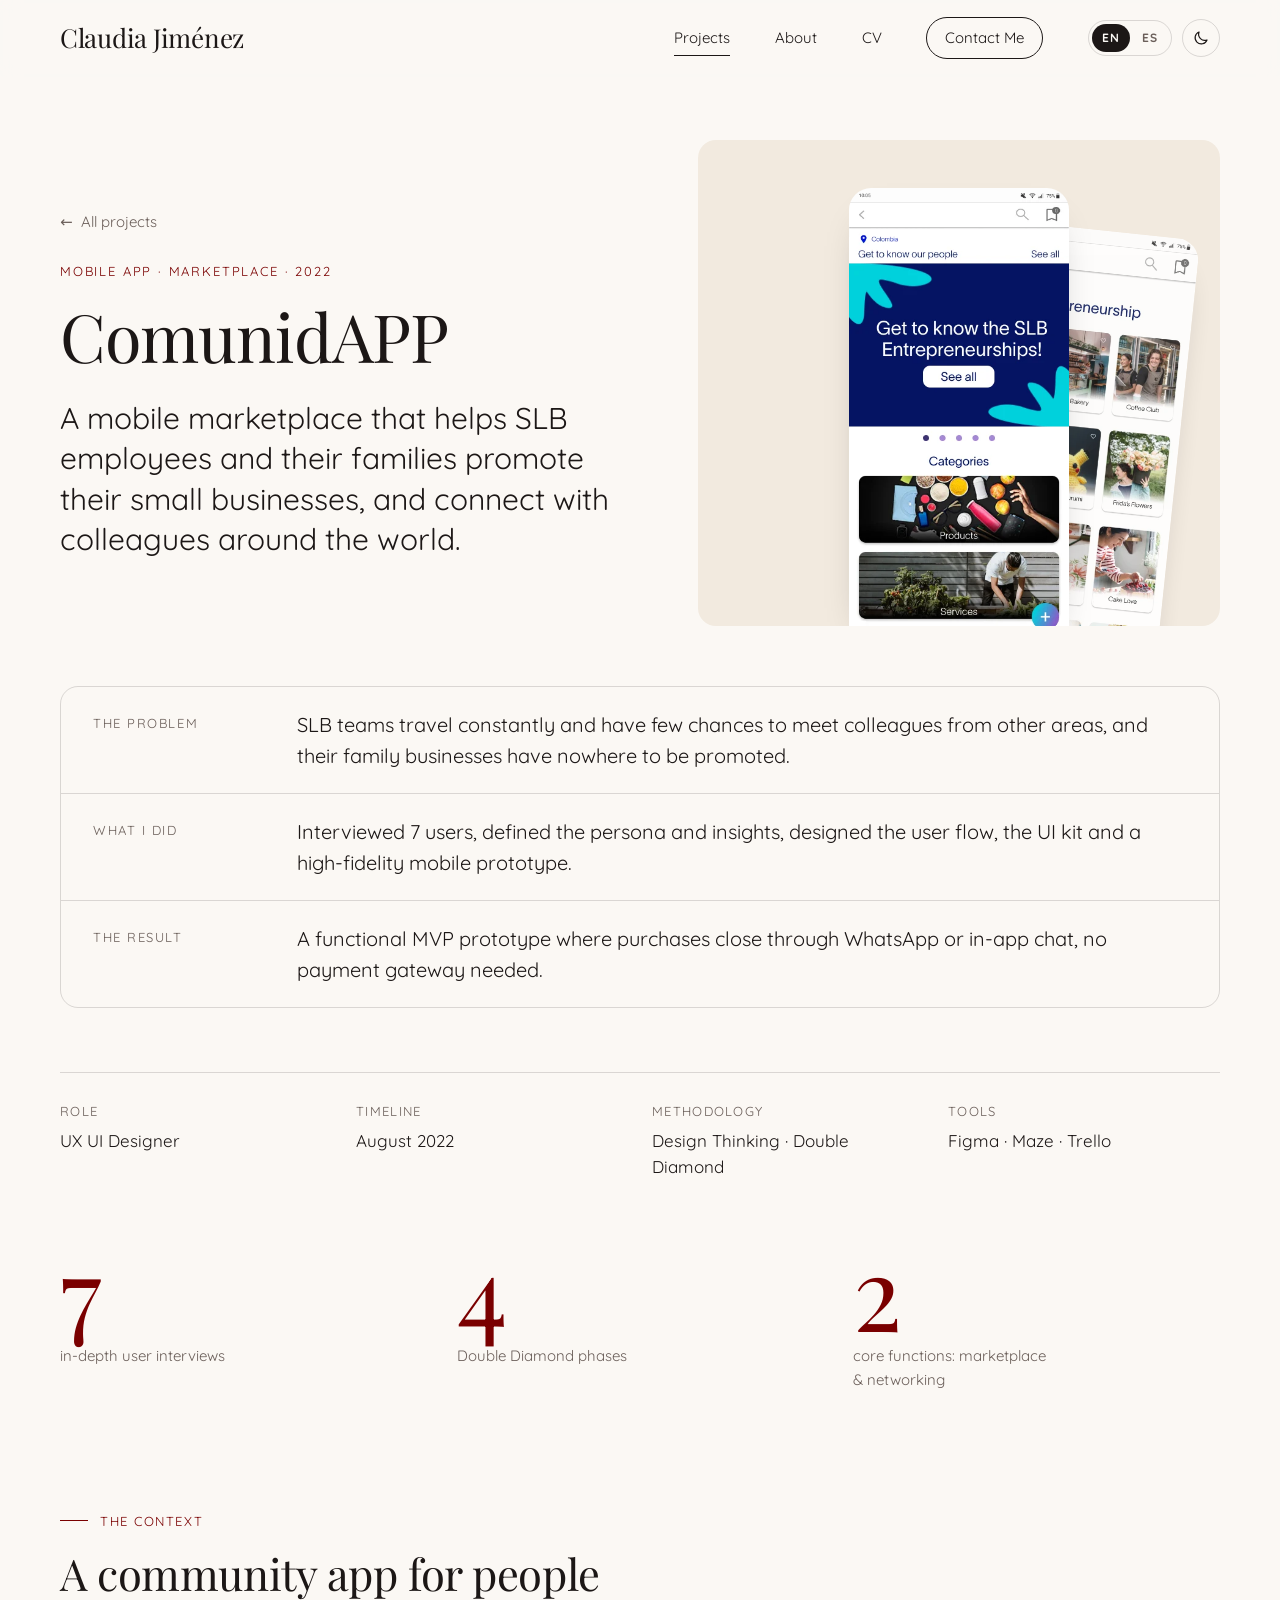
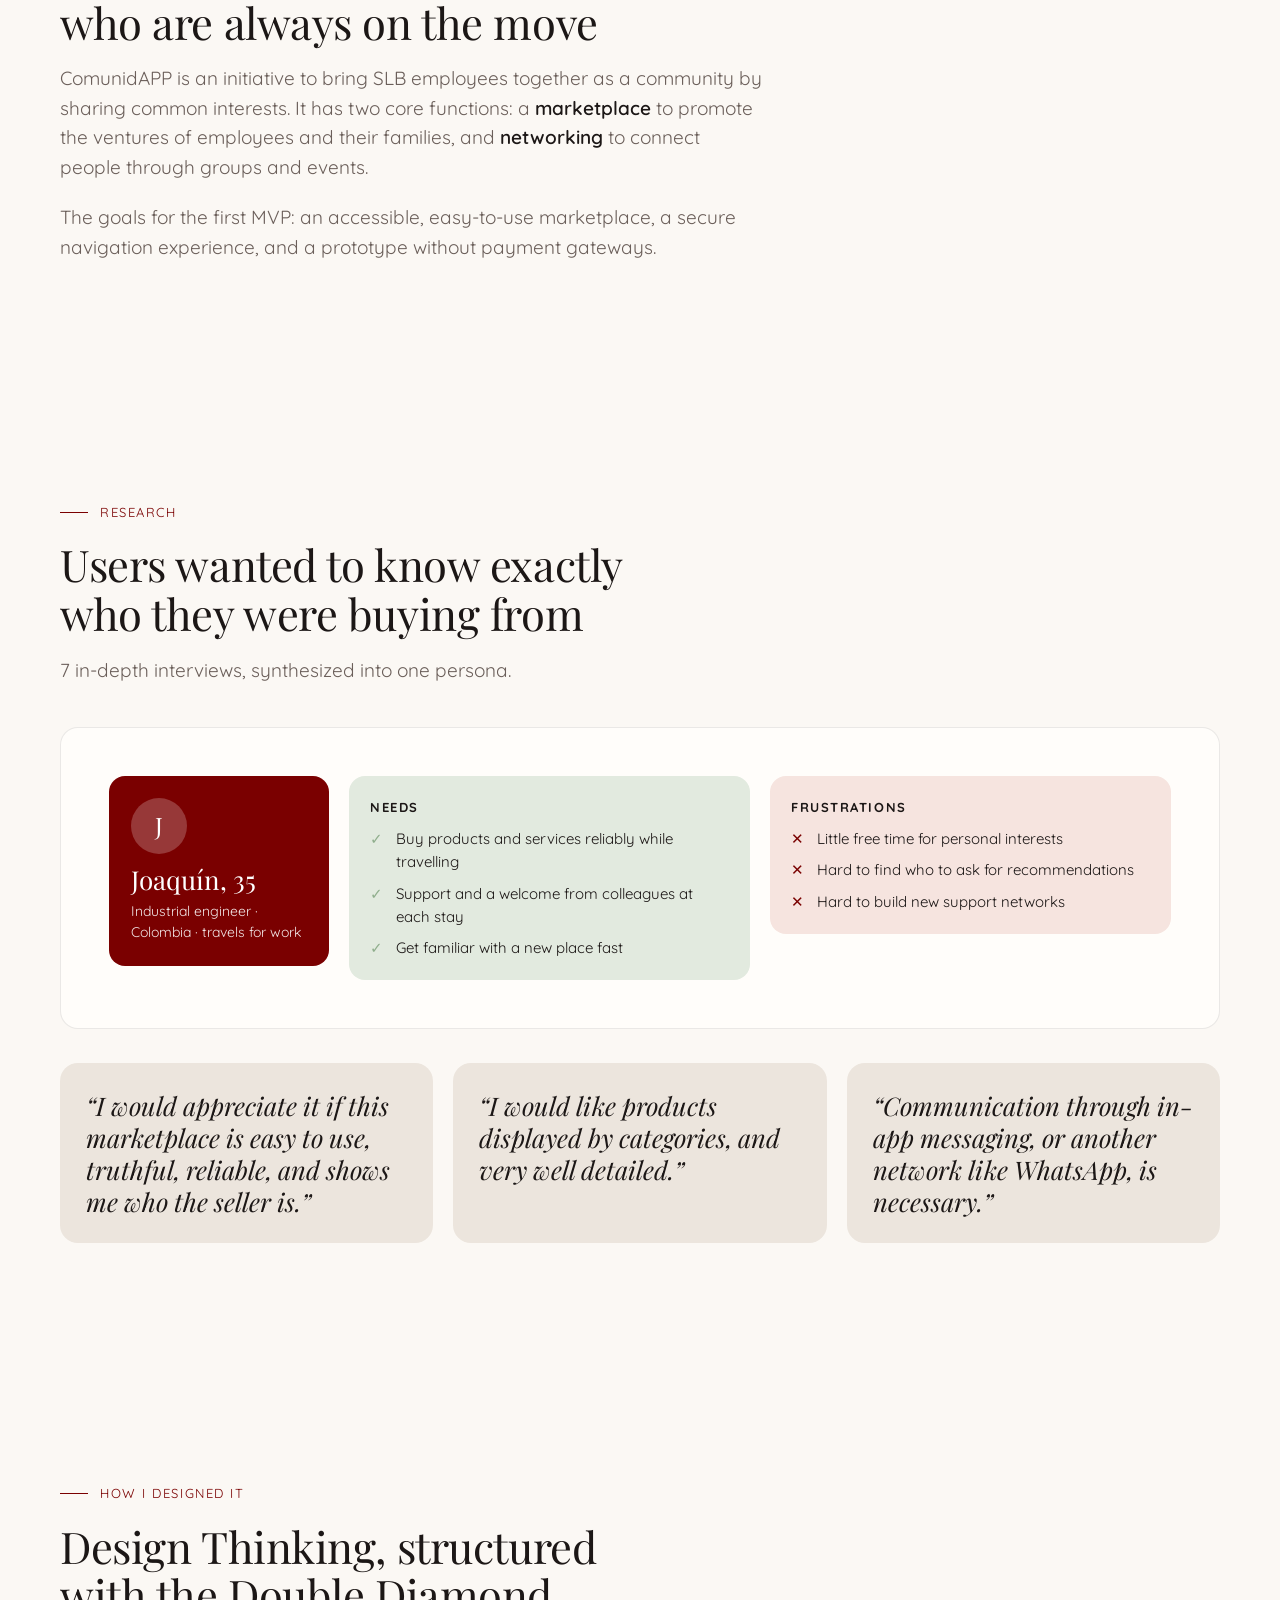
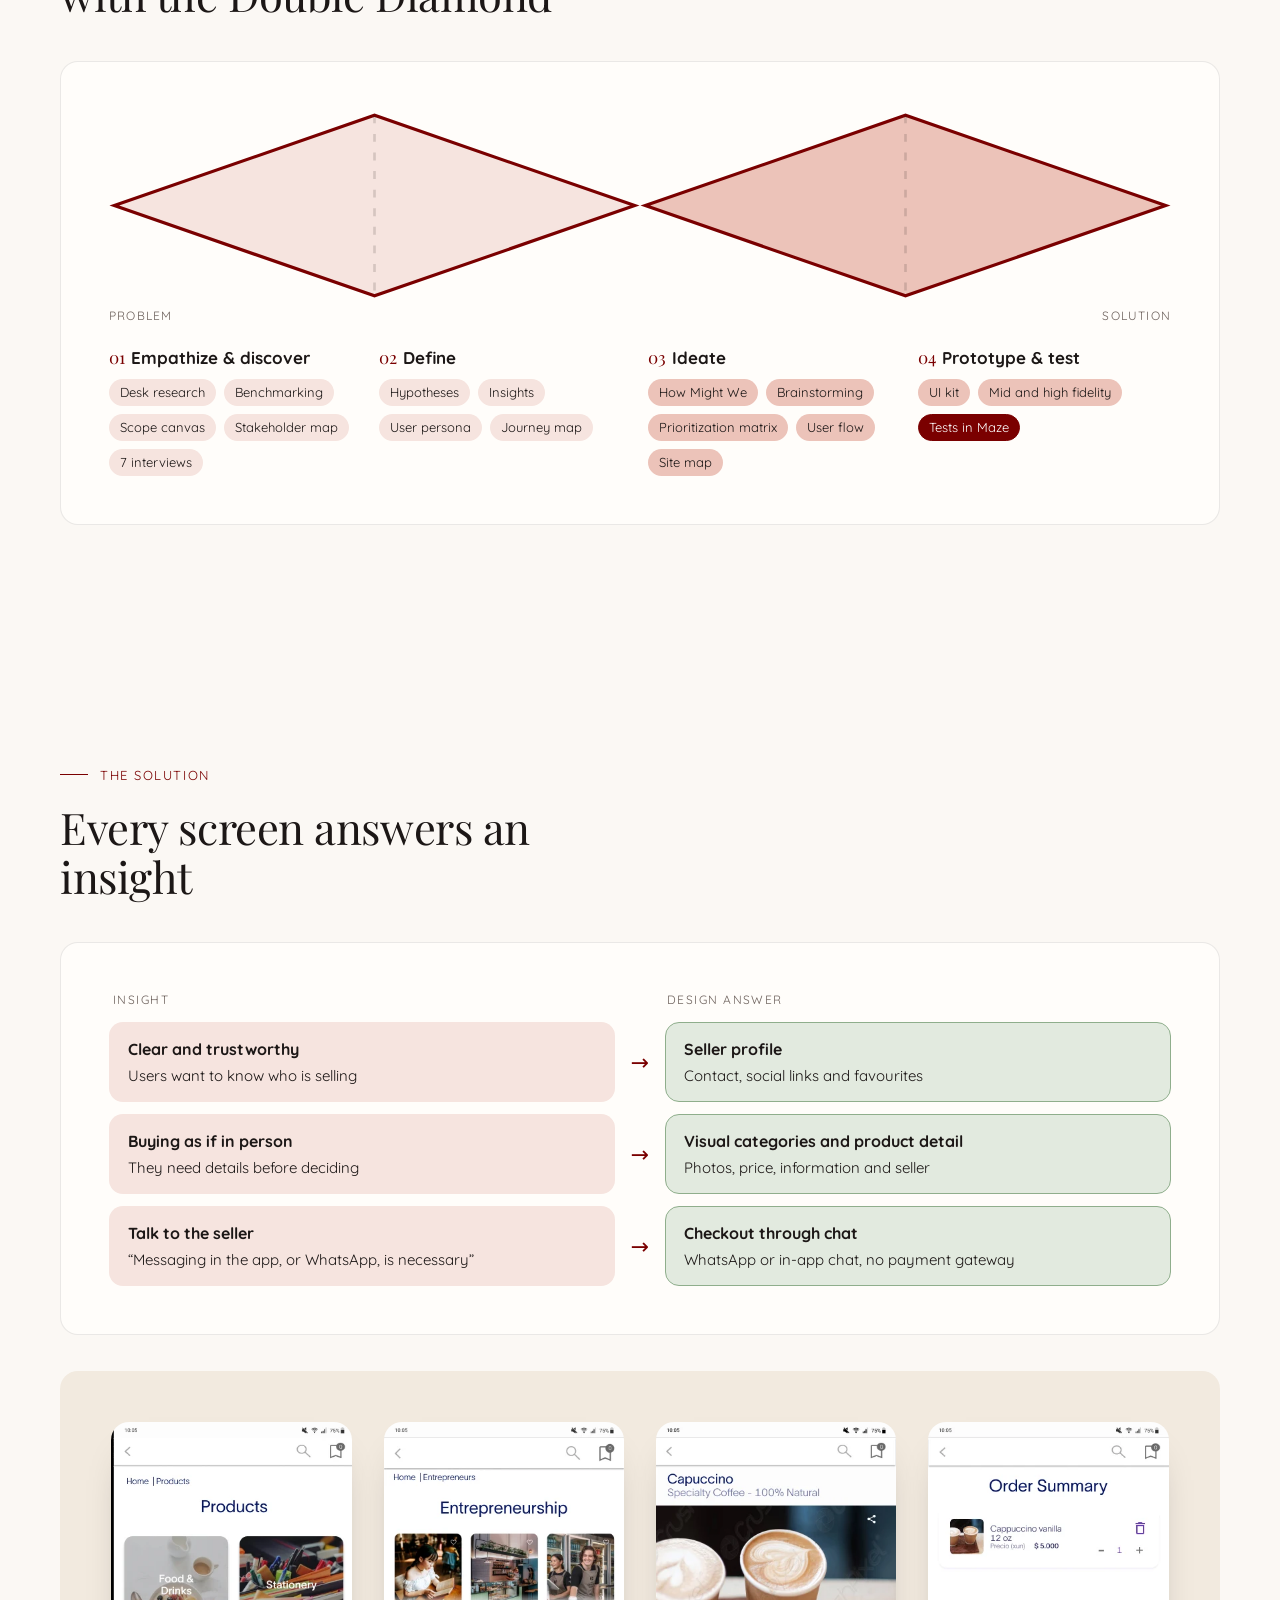
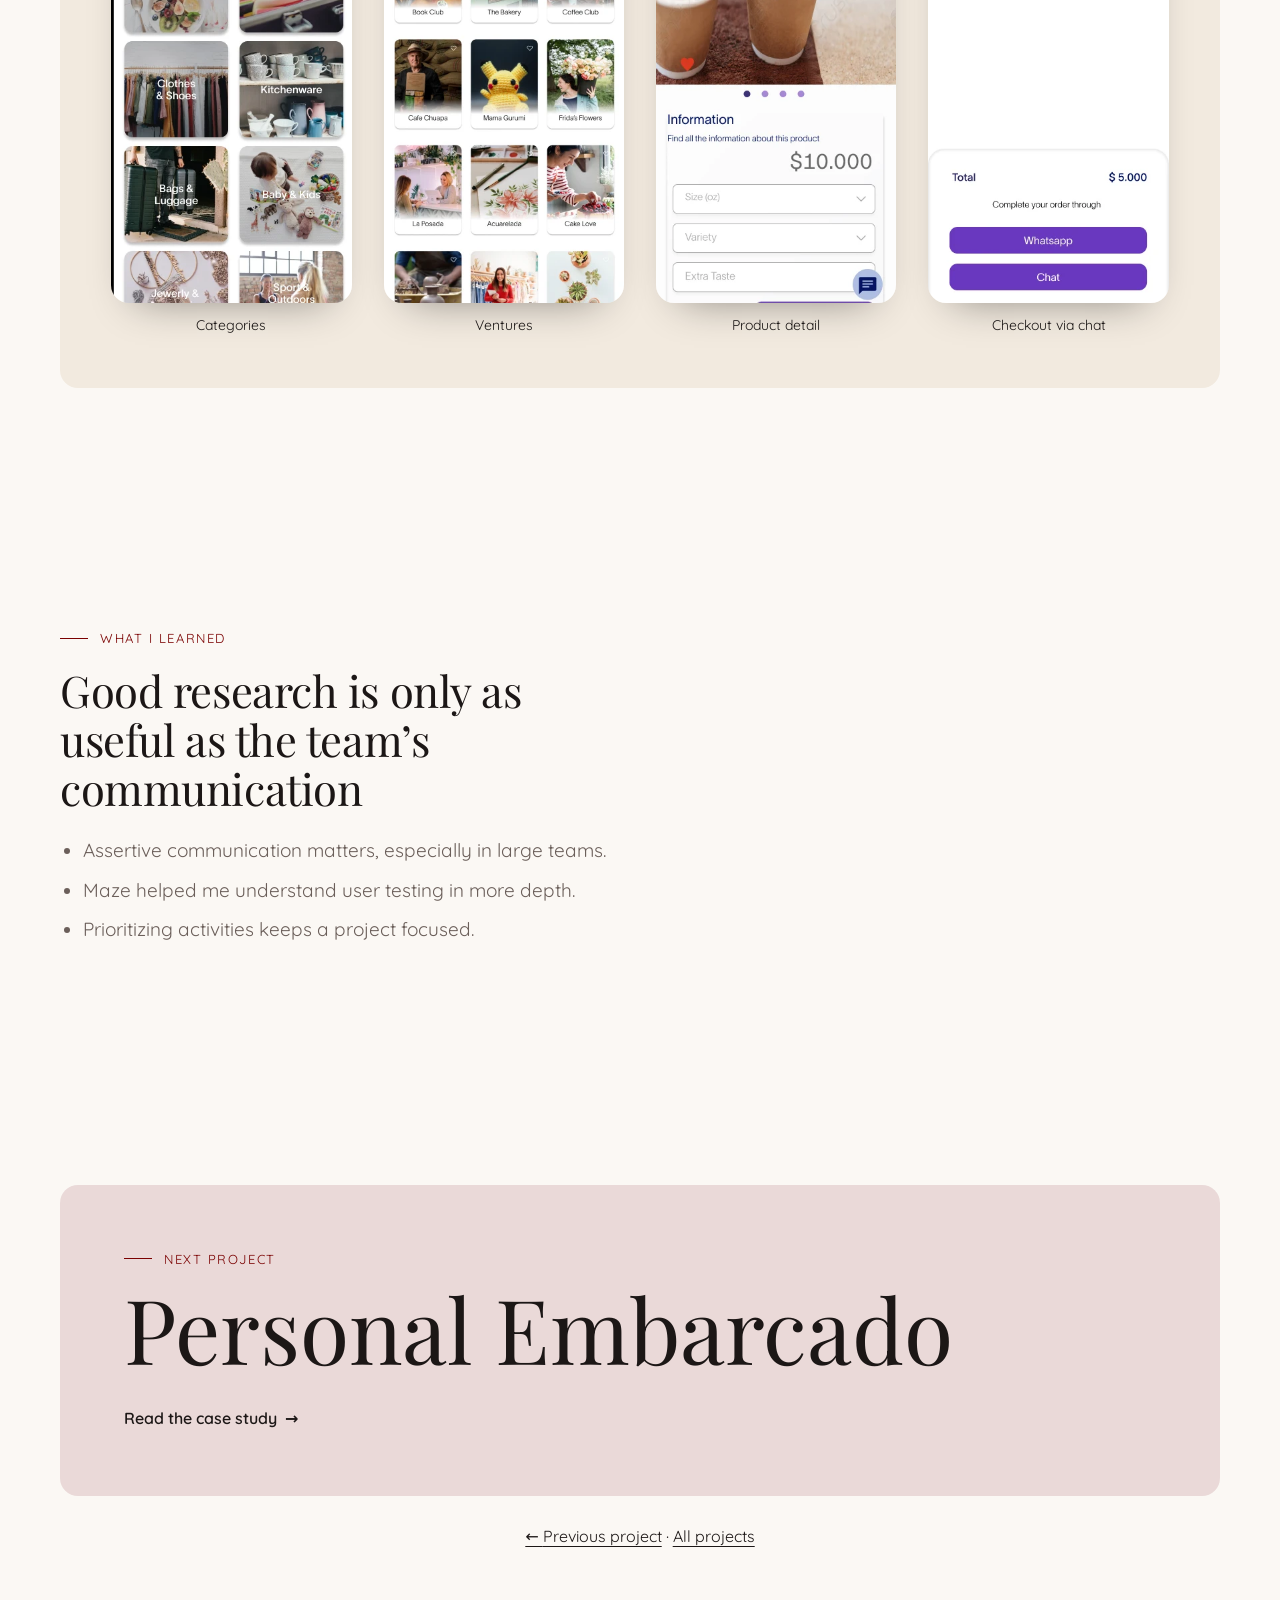
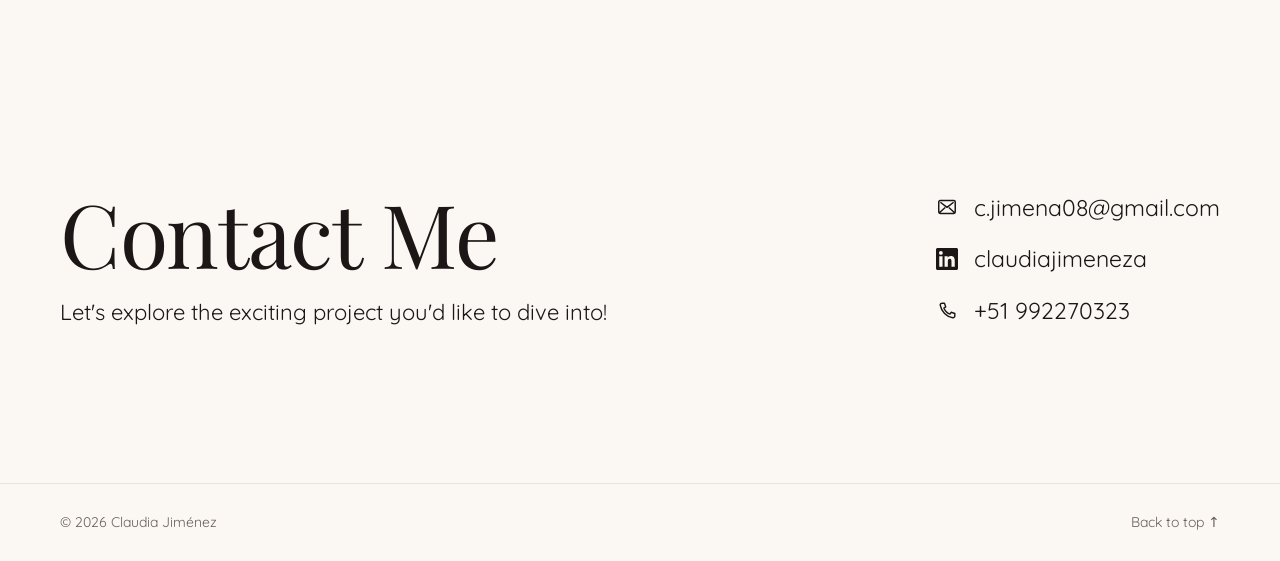
<file: projects/comunidapp.html>
<!doctype html>
<html lang="en" data-lang="en">
<head>
  <meta charset="utf-8" />
  <meta name="viewport" content="width=device-width, initial-scale=1" />
  <title data-en="ComunidAPP · Claudia Jiménez" data-es="ComunidAPP · Claudia Jiménez">ComunidAPP · Claudia Jiménez</title>
  <script>
    /* Apply saved theme + language before first paint to avoid a flash (logic: script.js) */
    (function (d) {
      var get = function (k) { try { return localStorage.getItem(k); } catch (e) { return null; } };
      var t = get('theme'), l = get('lang');
      if (t === 'light' || t === 'dark') d.setAttribute('data-theme', t);
      if (l !== 'en' && l !== 'es') l = /^es\b/i.test(navigator.language || '') ? 'es' : 'en';
      d.lang = l; d.setAttribute('data-lang', l);
      var ti = document.querySelector('title');
      if (ti && ti.getAttribute('data-' + l)) document.title = ti.getAttribute('data-' + l);
    })(document.documentElement);
  </script>
  <meta name="description" content="Claudia Jiménez, UX/UI designer creating digital products with a user-first mindset." />
  <meta property="og:title" content="Claudia Jiménez · UX/UI Designer" />
  <meta property="og:description" content="UX/UI designer creating digital products with a user-first mindset." />
  <link rel="icon" href="data:image/svg+xml,<svg xmlns='http://www.w3.org/2000/svg' viewBox='0 0 64 64'><rect width='64' height='64' rx='14' fill='%237a0000'/><text x='32' y='44' font-family='Georgia,serif' font-size='34' text-anchor='middle' fill='%23fbf8f4'>CJ</text></svg>" />
  <link rel="preconnect" href="https://fonts.googleapis.com" />
  <link rel="preconnect" href="https://fonts.gstatic.com" crossorigin />
  <link href="https://fonts.googleapis.com/css2?family=Luxurious+Script&amp;family=Playfair+Display:ital,wght@0,400;0,500;0,600;1,400&amp;family=Quicksand:wght@400;500;600;700&amp;display=swap" rel="stylesheet" />
  <link rel="stylesheet" href="../styles.css" />
</head>
<body>
  <a class="skip" href="#main"><span data-l="en">Skip to content</span><span data-l="es">Saltar al contenido</span></a>

  <header class="nav" id="top">
    <div class="container nav__inner">
      <a href="../index.html" class="nav__logo">Claudia Jiménez</a>
      <button class="nav__toggle" aria-label="Open menu" aria-expanded="false" aria-controls="nav-links">
        <span></span><span></span>
      </button>
      <nav id="nav-links" class="nav__links">
        <a href="../projects.html" class="is-active" aria-current="page"><span data-l="en">Projects</span><span data-l="es">Proyectos</span></a>
        <a href="../about.html"><span data-l="en">About</span><span data-l="es">Sobre mí</span></a>
        <a href="../cv/index.html">CV</a>
        <a href="#contact" class="pill"><span data-l="en">Contact Me</span><span data-l="es">Contáctame</span></a>
        <div class="nav__tools">
          <div class="lang" role="group" aria-label="Language" data-en-aria-label="Language" data-es-aria-label="Idioma">
            <button type="button" class="lang__btn" data-set-lang="en" lang="en" aria-label="English" aria-pressed="true">EN</button>
            <button type="button" class="lang__btn" data-set-lang="es" lang="es" aria-label="Español" aria-pressed="false">ES</button>
          </div>
          <button type="button" class="icon-btn theme-toggle" aria-pressed="false" aria-label="Dark mode" data-en-aria-label="Dark mode" data-es-aria-label="Modo oscuro">
            <svg class="i-moon" viewBox="0 0 24 24" aria-hidden="true"><path d="M20 14.6A8.2 8.2 0 0 1 9.4 4 8.2 8.2 0 1 0 20 14.6Z" fill="none" stroke="currentColor" stroke-width="1.6" stroke-linejoin="round"/></svg>
            <svg class="i-sun" viewBox="0 0 24 24" aria-hidden="true"><circle cx="12" cy="12" r="4" fill="none" stroke="currentColor" stroke-width="1.6"/><path d="M12 2.8v2.1M12 19.1v2.1M2.8 12h2.1M19.1 12h2.1M5.5 5.5 7 7M17 17l1.5 1.5M5.5 18.5 7 17M17 7l1.5-1.5" fill="none" stroke="currentColor" stroke-width="1.6" stroke-linecap="round"/></svg>
          </button>
        </div>
      </nav>
    </div>
  </header>

  <main id="main">
    <!-- HERO -->
    <section class="cs-hero container">
      <div class="cs-hero__text">
        <a class="back reveal" href="../projects.html"><span aria-hidden="true">←</span> <span data-l="en">All projects</span><span data-l="es">Todos los proyectos</span></a>
        <p class="eyebrow reveal"><span data-l="en">Mobile app · Marketplace · 2022</span><span data-l="es">App móvil · Marketplace · 2022</span></p>
        <h1 class="case__title reveal">ComunidAPP</h1>
        <p class="intro__lead reveal">
          <span data-l="en">A mobile marketplace that helps SLB employees and their families promote their small businesses, and connect with colleagues around the world.</span>
          <span data-l="es">Un marketplace móvil para que los colaboradores de SLB y sus familias promocionen sus emprendimientos y se conecten con colegas de todo el mundo.</span>
        </p>
      </div>
      <div class="cs-hero__media reveal" style="--card:var(--butter)">
        <figure class="phone"><img src="../assets/comunidapp/home.webp" width="360" height="720" data-en-alt="ComunidAPP home screen with categories and featured ventures" data-es-alt="Pantalla de inicio de ComunidAPP con categorías y emprendimientos destacados" alt="ComunidAPP home screen with categories and featured ventures"></figure>
        <figure class="phone phone--back"><img src="../assets/comunidapp/entrepreneurs.webp" width="360" height="720" alt="" loading="lazy"></figure>
      </div>
    </section>

    <!-- TL;DR -->
    <section class="container">
      <dl class="tldr reveal">
        <div><dt><span data-l="en">The problem</span><span data-l="es">El problema</span></dt>
          <dd><span data-l="en">SLB teams travel constantly and have few chances to meet colleagues from other areas, and their family businesses have nowhere to be promoted.</span><span data-l="es">Los equipos de SLB viajan constantemente y tienen pocas oportunidades de conocer colegas de otras áreas, y sus emprendimientos familiares no tienen dónde promocionarse.</span></dd></div>
        <div><dt><span data-l="en">What I did</span><span data-l="es">Qué hice</span></dt>
          <dd><span data-l="en">Interviewed 7 users, defined the persona and insights, designed the user flow, the UI kit and a high-fidelity mobile prototype.</span><span data-l="es">Entrevisté a 7 usuarios, definí la persona y los insights, diseñé el user flow, el UI kit y un prototipo móvil de alta fidelidad.</span></dd></div>
        <div><dt><span data-l="en">The result</span><span data-l="es">El resultado</span></dt>
          <dd><span data-l="en">A functional MVP prototype where purchases close through WhatsApp or in-app chat, no payment gateway needed.</span><span data-l="es">Un prototipo funcional de MVP donde la compra se concreta por WhatsApp o chat interno, sin necesidad de pasarela de pagos.</span></dd></div>
      </dl>

      <dl class="facts reveal">
        <div class="fact"><dt><span data-l="en">Role</span><span data-l="es">Rol</span></dt><dd>UX UI Designer</dd></div>
        <div class="fact"><dt><span data-l="en">Timeline</span><span data-l="es">Fecha</span></dt><dd><span data-l="en">August 2022</span><span data-l="es">Agosto 2022</span></dd></div>
        <div class="fact"><dt><span data-l="en">Methodology</span><span data-l="es">Metodología</span></dt><dd>Design Thinking · Double Diamond</dd></div>
        <div class="fact"><dt><span data-l="en">Tools</span><span data-l="es">Herramientas</span></dt><dd>Figma · Maze · Trello</dd></div>
      </dl>

      <div class="stats reveal">
        <div class="stat"><span class="stat__num">7</span><span class="stat__label"><span data-l="en">in-depth user interviews</span><span data-l="es">entrevistas en profundidad</span></span></div>
        <div class="stat"><span class="stat__num">4</span><span class="stat__label"><span data-l="en">Double Diamond phases</span><span data-l="es">fases del Double Diamond</span></span></div>
        <div class="stat"><span class="stat__num">2</span><span class="stat__label"><span data-l="en">core functions: marketplace &amp; networking</span><span data-l="es">funciones clave: marketplace y networking</span></span></div>
      </div>
    </section>

    <!-- CONTEXT -->
    <section class="section container story">
      <p class="label reveal"><span data-l="en">The context</span><span data-l="es">El contexto</span></p>
      <h2 class="story__title reveal"><span data-l="en">A community app for people who are always on the move</span><span data-l="es">Una app de comunidad para personas que siempre están en movimiento</span></h2>
      <div class="story__body reveal">
        <p><span data-l="en">ComunidAPP is an initiative to bring SLB employees together as a community by sharing common interests. It has two core functions: a <strong>marketplace</strong> to promote the ventures of employees and their families, and <strong>networking</strong> to connect people through groups and events.</span><span data-l="es">ComunidAPP es una iniciativa para integrar a los colaboradores de SLB como comunidad a partir de intereses comunes. Tiene dos funciones clave: un <strong>marketplace</strong> para promocionar los emprendimientos de colaboradores y sus familias, y <strong>networking</strong> para conectar personas mediante grupos y eventos.</span></p>
        <p><span data-l="en">The goals for the first MVP: an accessible, easy-to-use marketplace, a secure navigation experience, and a prototype without payment gateways.</span><span data-l="es">Los objetivos del primer MVP: un marketplace accesible y fácil de usar, una navegación segura y un prototipo sin pasarela de pagos.</span></p>
      </div>
    </section>

    <!-- RESEARCH -->
    <section class="section container story">
      <p class="label reveal"><span data-l="en">Research</span><span data-l="es">Investigación</span></p>
      <h2 class="story__title reveal"><span data-l="en">Users wanted to know exactly who they were buying from</span><span data-l="es">Los usuarios querían saber exactamente a quién le compraban</span></h2>
      <div class="story__body reveal">
        <p><span data-l="en">7 in-depth interviews, synthesized into one persona.</span><span data-l="es">7 entrevistas en profundidad, sintetizadas en una persona.</span></p>
      </div>
      <div class="viz reveal" style="--card:var(--butter)">
        <div class="persona">
          <div class="persona__id">
            <span class="avatar" aria-hidden="true">J</span>
            <strong>Joaquín, 35</strong>
            <small><span data-l="en">Industrial engineer · Colombia · travels for work</span><span data-l="es">Ingeniero industrial · Colombia · viaja por trabajo</span></small>
          </div>
          <div class="persona__col">
            <h4><span data-l="en">Needs</span><span data-l="es">Necesidades</span></h4>
            <ul>
              <li><span data-l="en">Buy products and services reliably while travelling</span><span data-l="es">Comprar productos y servicios de forma confiable mientras viaja</span></li>
              <li><span data-l="en">Support and a welcome from colleagues at each stay</span><span data-l="es">Apoyo y bienvenida de sus colegas en cada estadía</span></li>
              <li><span data-l="en">Get familiar with a new place fast</span><span data-l="es">Familiarizarse rápido con un lugar nuevo</span></li>
            </ul>
          </div>
          <div class="persona__col persona__col--pain">
            <h4><span data-l="en">Frustrations</span><span data-l="es">Frustraciones</span></h4>
            <ul>
              <li><span data-l="en">Little free time for personal interests</span><span data-l="es">Poco tiempo libre para sus intereses</span></li>
              <li><span data-l="en">Hard to find who to ask for recommendations</span><span data-l="es">Le cuesta saber a quién pedir recomendaciones</span></li>
              <li><span data-l="en">Hard to build new support networks</span><span data-l="es">Le cuesta armar nuevas redes de apoyo</span></li>
            </ul>
          </div>
        </div>
      </div>
      <ul class="quotes reveal">
        <li><span data-l="en">“I would appreciate it if this marketplace is easy to use, truthful, reliable, and shows me who the seller is.”</span><span data-l="es">“Valoraría que el marketplace sea fácil de usar, veraz, confiable y que me muestre quién es el vendedor.”</span></li>
        <li><span data-l="en">“I would like products displayed by categories, and very well detailed.”</span><span data-l="es">“Me gustaría que los productos se muestren por categorías y muy bien detallados.”</span></li>
        <li><span data-l="en">“Communication through in-app messaging, or another network like WhatsApp, is necessary.”</span><span data-l="es">“Es necesaria la comunicación por mensajería en la app o por otra red como WhatsApp.”</span></li>
      </ul>
    </section>

    <!-- PROCESS -->
    <section class="section container story">
      <p class="label reveal"><span data-l="en">How I designed it</span><span data-l="es">Cómo lo diseñé</span></p>
      <h2 class="story__title reveal"><span data-l="en">Design Thinking, structured with the Double Diamond</span><span data-l="es">Design Thinking, estructurado con el Double Diamond</span></h2>
      <div class="viz dd reveal" style="--card:var(--butter)">
        <svg viewBox="0 0 400 72" role="img" aria-label="Double Diamond: discover, define, ideate, prototype and test">
          <polygon class="dd__shape" points="2,36 100,2 198,36 100,70" />
          <polygon class="dd__shape" points="202,36 300,2 398,36 300,70" />
          <line class="dd__mid" x1="100" y1="2" x2="100" y2="70" />
          <line class="dd__mid" x1="300" y1="2" x2="300" y2="70" />
        </svg>
        <div class="dd__axis"><span><span data-l="en">Problem</span><span data-l="es">Problema</span></span><span><span data-l="en">Solution</span><span data-l="es">Solución</span></span></div>
        <div class="dd__labels">
          <div>
            <h3><span class="n">01</span><span data-l="en">Empathize &amp; discover</span><span data-l="es">Empatizar y descubrir</span></h3>
            <div class="chips"><span class="chip">Desk research</span><span class="chip">Benchmarking</span><span class="chip">Scope canvas</span><span class="chip"><span data-l="en">Stakeholder map</span><span data-l="es">Mapa de stakeholders</span></span><span class="chip"><span data-l="en">7 interviews</span><span data-l="es">7 entrevistas</span></span></div>
          </div>
          <div>
            <h3><span class="n">02</span><span data-l="en">Define</span><span data-l="es">Definir</span></h3>
            <div class="chips"><span class="chip"><span data-l="en">Hypotheses</span><span data-l="es">Hipótesis</span></span><span class="chip">Insights</span><span class="chip">User persona</span><span class="chip">Journey map</span></div>
          </div>
          <div>
            <h3><span class="n">03</span><span data-l="en">Ideate</span><span data-l="es">Idear</span></h3>
            <div class="chips"><span class="chip"><span data-l="en">How Might We</span><span data-l="es">¿Cómo podríamos…?</span></span><span class="chip">Brainstorming</span><span class="chip"><span data-l="en">Prioritization matrix</span><span data-l="es">Matriz de priorización</span></span><span class="chip">User flow</span><span class="chip"><span data-l="en">Site map</span><span data-l="es">Mapa de sitio</span></span></div>
          </div>
          <div>
            <h3><span class="n">04</span><span data-l="en">Prototype &amp; test</span><span data-l="es">Prototipar y testear</span></h3>
            <div class="chips"><span class="chip">UI kit</span><span class="chip"><span data-l="en">Mid and high fidelity</span><span data-l="es">Media y alta fidelidad</span></span><span class="chip chip--accent"><span data-l="en">Tests in Maze</span><span data-l="es">Pruebas en Maze</span></span></div>
          </div>
        </div>
      </div>
    </section>

    <!-- SOLUTION -->
    <section class="section container story">
      <p class="label reveal"><span data-l="en">The solution</span><span data-l="es">La solución</span></p>
      <h2 class="story__title reveal"><span data-l="en">Every screen answers an insight</span><span data-l="es">Cada pantalla responde a un insight</span></h2>
      <div class="viz reveal" style="--card:var(--butter)">
        <div class="imap">
          <div class="imap__head"><span>Insight</span><span></span><span><span data-l="en">Design answer</span><span data-l="es">Respuesta de diseño</span></span></div>
          <div class="imap__row">
            <div><b><span data-l="en">Clear and trustworthy</span><span data-l="es">Claro y confiable</span></b><span data-l="en">Users want to know who is selling</span><span data-l="es">Quieren saber quién vende</span></div>
            <span class="arrow-r" aria-hidden="true">→</span>
            <div class="is-solution"><b><span data-l="en">Seller profile</span><span data-l="es">Perfil del vendedor</span></b><span data-l="en">Contact, social links and favourites</span><span data-l="es">Contacto, redes y favoritos</span></div>
          </div>
          <div class="imap__row">
            <div><b><span data-l="en">Buying as if in person</span><span data-l="es">Comprar como en persona</span></b><span data-l="en">They need details before deciding</span><span data-l="es">Necesitan detalles antes de decidir</span></div>
            <span class="arrow-r" aria-hidden="true">→</span>
            <div class="is-solution"><b><span data-l="en">Visual categories and product detail</span><span data-l="es">Categorías visuales y detalle de producto</span></b><span data-l="en">Photos, price, information and seller</span><span data-l="es">Fotos, precio, información y vendedor</span></div>
          </div>
          <div class="imap__row">
            <div><b><span data-l="en">Talk to the seller</span><span data-l="es">Hablar con el vendedor</span></b><span data-l="en">“Messaging in the app, or WhatsApp, is necessary”</span><span data-l="es">“Es necesaria la mensajería en la app o WhatsApp”</span></div>
            <span class="arrow-r" aria-hidden="true">→</span>
            <div class="is-solution"><b><span data-l="en">Checkout through chat</span><span data-l="es">Compra por chat</span></b><span data-l="en">WhatsApp or in-app chat, no payment gateway</span><span data-l="es">WhatsApp o chat interno, sin pasarela de pagos</span></div>
          </div>
        </div>
      </div>
      <div class="screens reveal" style="--card:var(--butter)">
        <figure class="phone"><img src="../assets/comunidapp/categories.webp" width="360" height="720" loading="lazy" data-en-alt="Product categories" data-es-alt="Categorías de productos" alt="Product categories"><figcaption><span data-l="en">Categories</span><span data-l="es">Categorías</span></figcaption></figure>
        <figure class="phone"><img src="../assets/comunidapp/entrepreneurs.webp" width="360" height="720" loading="lazy" data-en-alt="Ventures grid" data-es-alt="Grilla de emprendimientos" alt="Ventures grid"><figcaption><span data-l="en">Ventures</span><span data-l="es">Emprendimientos</span></figcaption></figure>
        <figure class="phone"><img src="../assets/comunidapp/product.webp" width="360" height="720" loading="lazy" data-en-alt="Product detail" data-es-alt="Detalle de producto" alt="Product detail"><figcaption><span data-l="en">Product detail</span><span data-l="es">Detalle de producto</span></figcaption></figure>
        <figure class="phone"><img src="../assets/comunidapp/order.webp" width="360" height="720" loading="lazy" data-en-alt="Order summary with WhatsApp and chat options" data-es-alt="Resumen de pedido con opciones de WhatsApp y chat" alt="Order summary with WhatsApp and chat options"><figcaption><span data-l="en">Checkout via chat</span><span data-l="es">Compra por chat</span></figcaption></figure>
      </div>
    </section>

    <!-- LEARNINGS -->
    <section class="section container story">
      <p class="label reveal"><span data-l="en">What I learned</span><span data-l="es">Qué aprendí</span></p>
      <h2 class="story__title reveal"><span data-l="en">Good research is only as useful as the team’s communication</span><span data-l="es">La buena investigación vale tanto como la comunicación del equipo</span></h2>
      <ul class="learnings reveal">
        <li><span data-l="en">Assertive communication matters, especially in large teams.</span><span data-l="es">La comunicación asertiva es clave, sobre todo en equipos grandes.</span></li>
        <li><span data-l="en">Maze helped me understand user testing in more depth.</span><span data-l="es">Maze me ayudó a entender las pruebas con usuarios con más profundidad.</span></li>
        <li><span data-l="en">Prioritizing activities keeps a project focused.</span><span data-l="es">Priorizar las actividades mantiene el proyecto enfocado.</span></li>
      </ul>
    </section>

    <!-- NEXT -->
    <section class="section container">
      <a class="next-card reveal" href="personal-embarcado.html" style="--card:var(--lilac)">
        <div>
          <p class="label"><span data-l="en">Next project</span><span data-l="es">Siguiente proyecto</span></p>
          <h2 class="next-card__title">Personal Embarcado</h2>
          <span class="card__cta"><span data-l="en">Read the case study</span><span data-l="es">Leer el caso de estudio</span> <span class="arrow" aria-hidden="true">→</span></span>
        </div>
      </a>
      <p class="pager__all reveal"><a href="contratos-tarifas.html">← <span data-l="en">Previous project</span><span data-l="es">Proyecto anterior</span></a> · <a href="../projects.html"><span data-l="en">All projects</span><span data-l="es">Todos los proyectos</span></a></p>
    </section>

    <!-- CONTACT -->
    <section id="contact" class="section container contact">
      <div class="contact__text reveal">
        <h2 class="contact__title"><span data-l="en">Contact Me</span><span data-l="es">Contáctame</span></h2>
        <p><span data-l="en">Let's explore the exciting project you'd like to dive into!</span><span data-l="es">¡Hablemos del proyecto que tienes en mente y hagámoslo realidad!</span></p>
      </div>
      <ul class="contact__list reveal">
        <li>
          <svg viewBox="0 0 24 24" aria-hidden="true"><path d="M3 6.5A1.5 1.5 0 0 1 4.5 5h15A1.5 1.5 0 0 1 21 6.5v11a1.5 1.5 0 0 1-1.5 1.5h-15A1.5 1.5 0 0 1 3 17.5v-11Zm1.8.3 7.2 5.6 7.2-5.6M4 18l6-5.5M20 18l-6-5.5" fill="none" stroke="currentColor" stroke-width="1.6" stroke-linejoin="round"/></svg>
          <a href="mailto:c.jimena08@gmail.com">c.jimena08@gmail.com</a>
        </li>
        <li>
          <svg viewBox="0 0 24 24" aria-hidden="true"><path fill="currentColor" d="M20.45 20.45h-3.56v-5.57c0-1.33-.02-3.04-1.85-3.04-1.85 0-2.14 1.45-2.14 2.94v5.67H9.35V9h3.41v1.56h.05c.48-.9 1.64-1.85 3.37-1.85 3.6 0 4.27 2.37 4.27 5.46v6.28ZM5.34 7.43a2.06 2.06 0 1 1 0-4.13 2.06 2.06 0 0 1 0 4.13ZM7.12 20.45H3.56V9h3.56v11.45ZM22.22 0H1.77C.79 0 0 .77 0 1.73v20.54C0 23.23.79 24 1.77 24h20.45c.98 0 1.78-.77 1.78-1.73V1.73C24 .77 23.2 0 22.22 0Z"/></svg>
          <a href="https://www.linkedin.com/in/claudiajimeneza" target="_blank" rel="noopener">claudiajimeneza</a>
        </li>
        <li>
          <svg viewBox="0 0 24 24" aria-hidden="true"><path d="M6.6 3.5h2.6l1.4 4-2 1.3a11 11 0 0 0 6.6 6.6l1.3-2 4 1.4v2.6a2 2 0 0 1-2.2 2A17 17 0 0 1 4.6 5.7a2 2 0 0 1 2-2.2Z" fill="none" stroke="currentColor" stroke-width="1.6" stroke-linejoin="round"/></svg>
          <a href="tel:+51992270323">+51 992270323</a>
        </li>
      </ul>
    </section>
  </main>

  <footer class="footer container">
    <span>© <span id="year"></span> Claudia Jiménez</span>
    <a href="#top"><span data-l="en">Back to top</span><span data-l="es">Volver arriba</span> ↑</a>
  </footer>

  <script src="../script.js"></script>
</body>
</html>
</file>
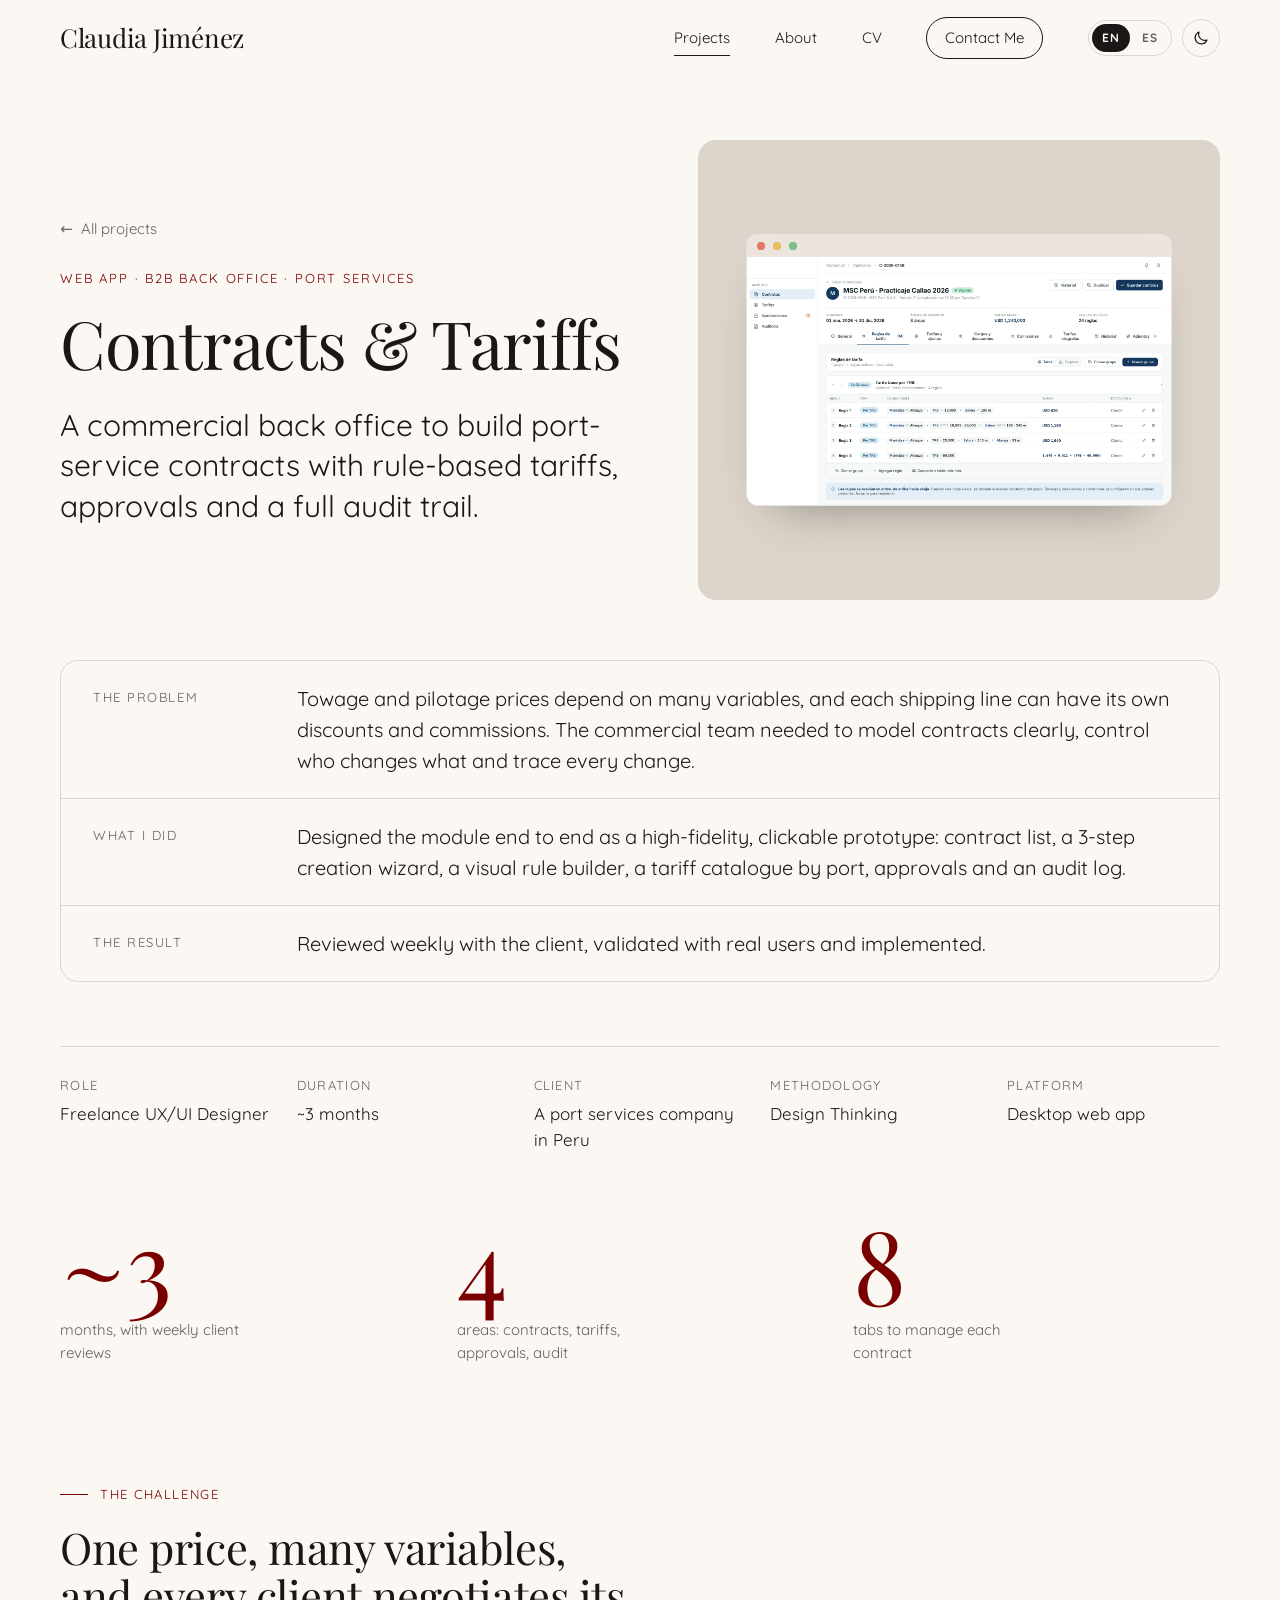
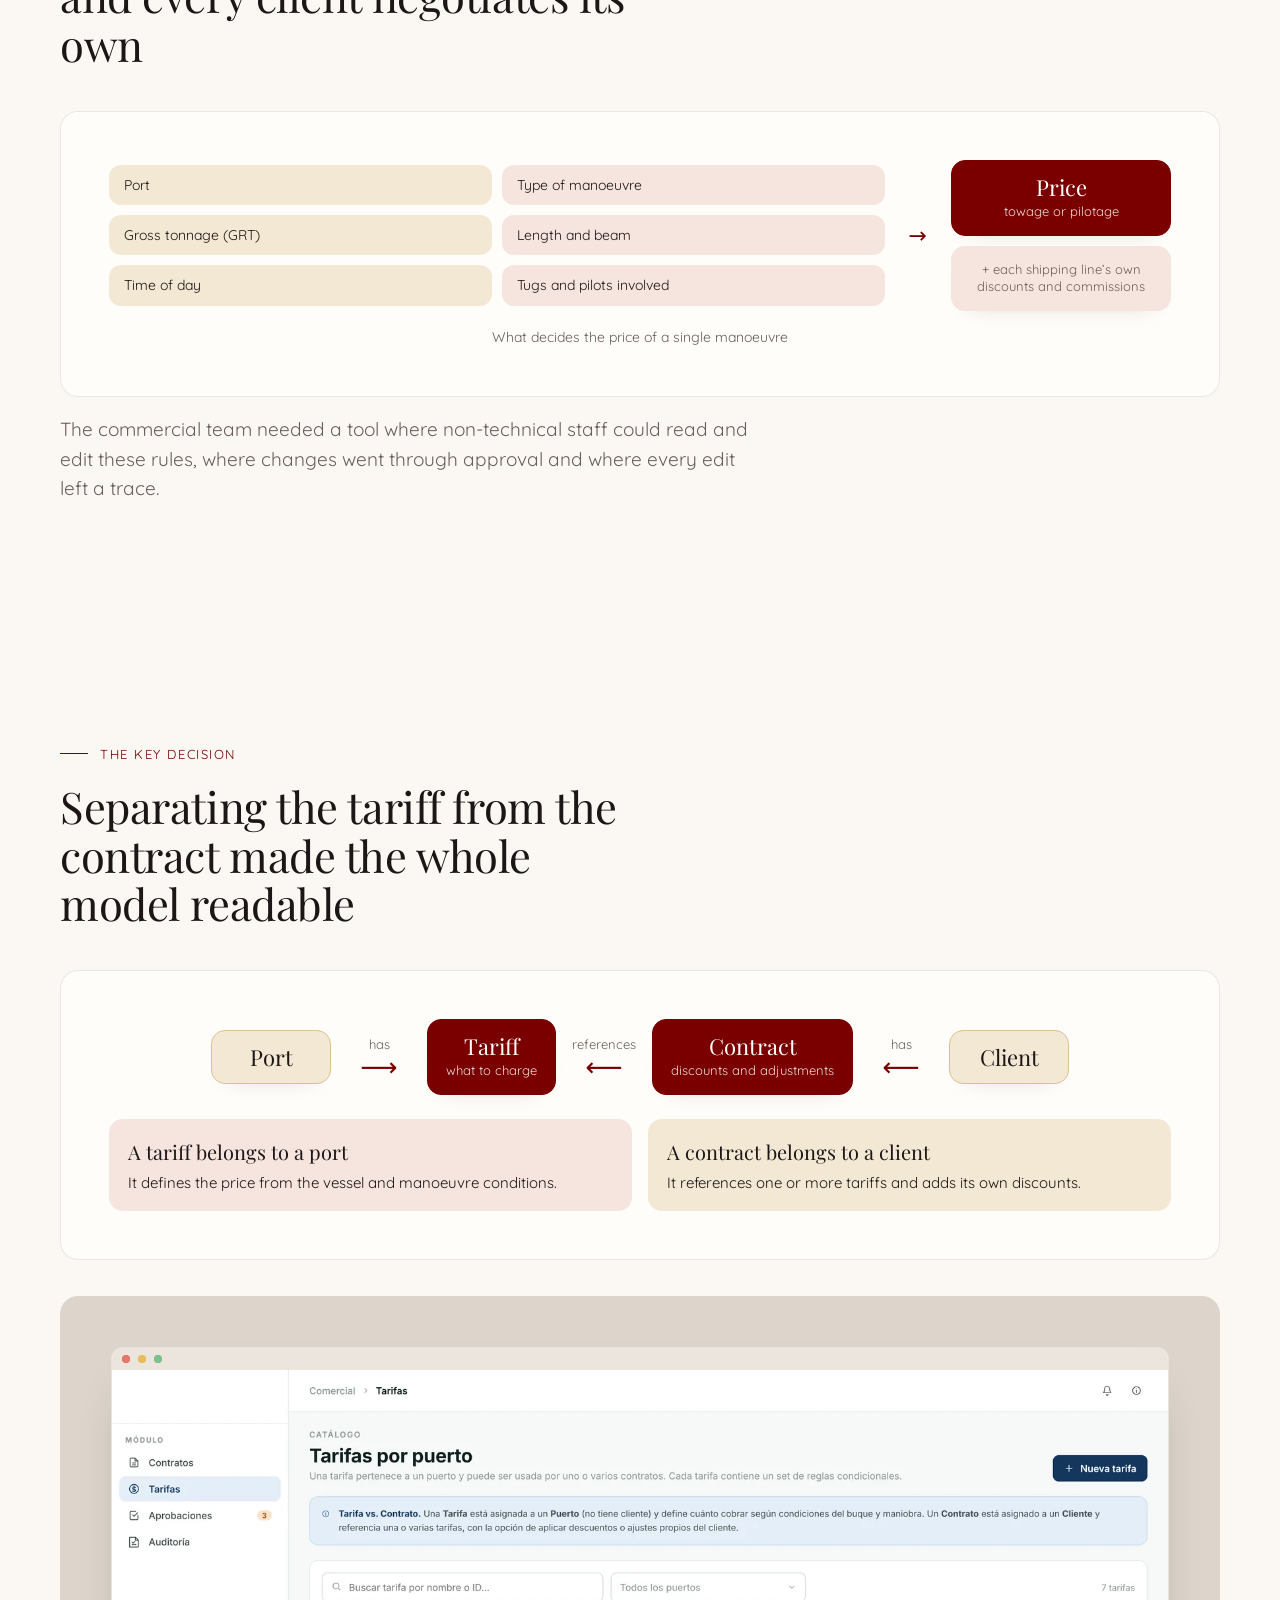
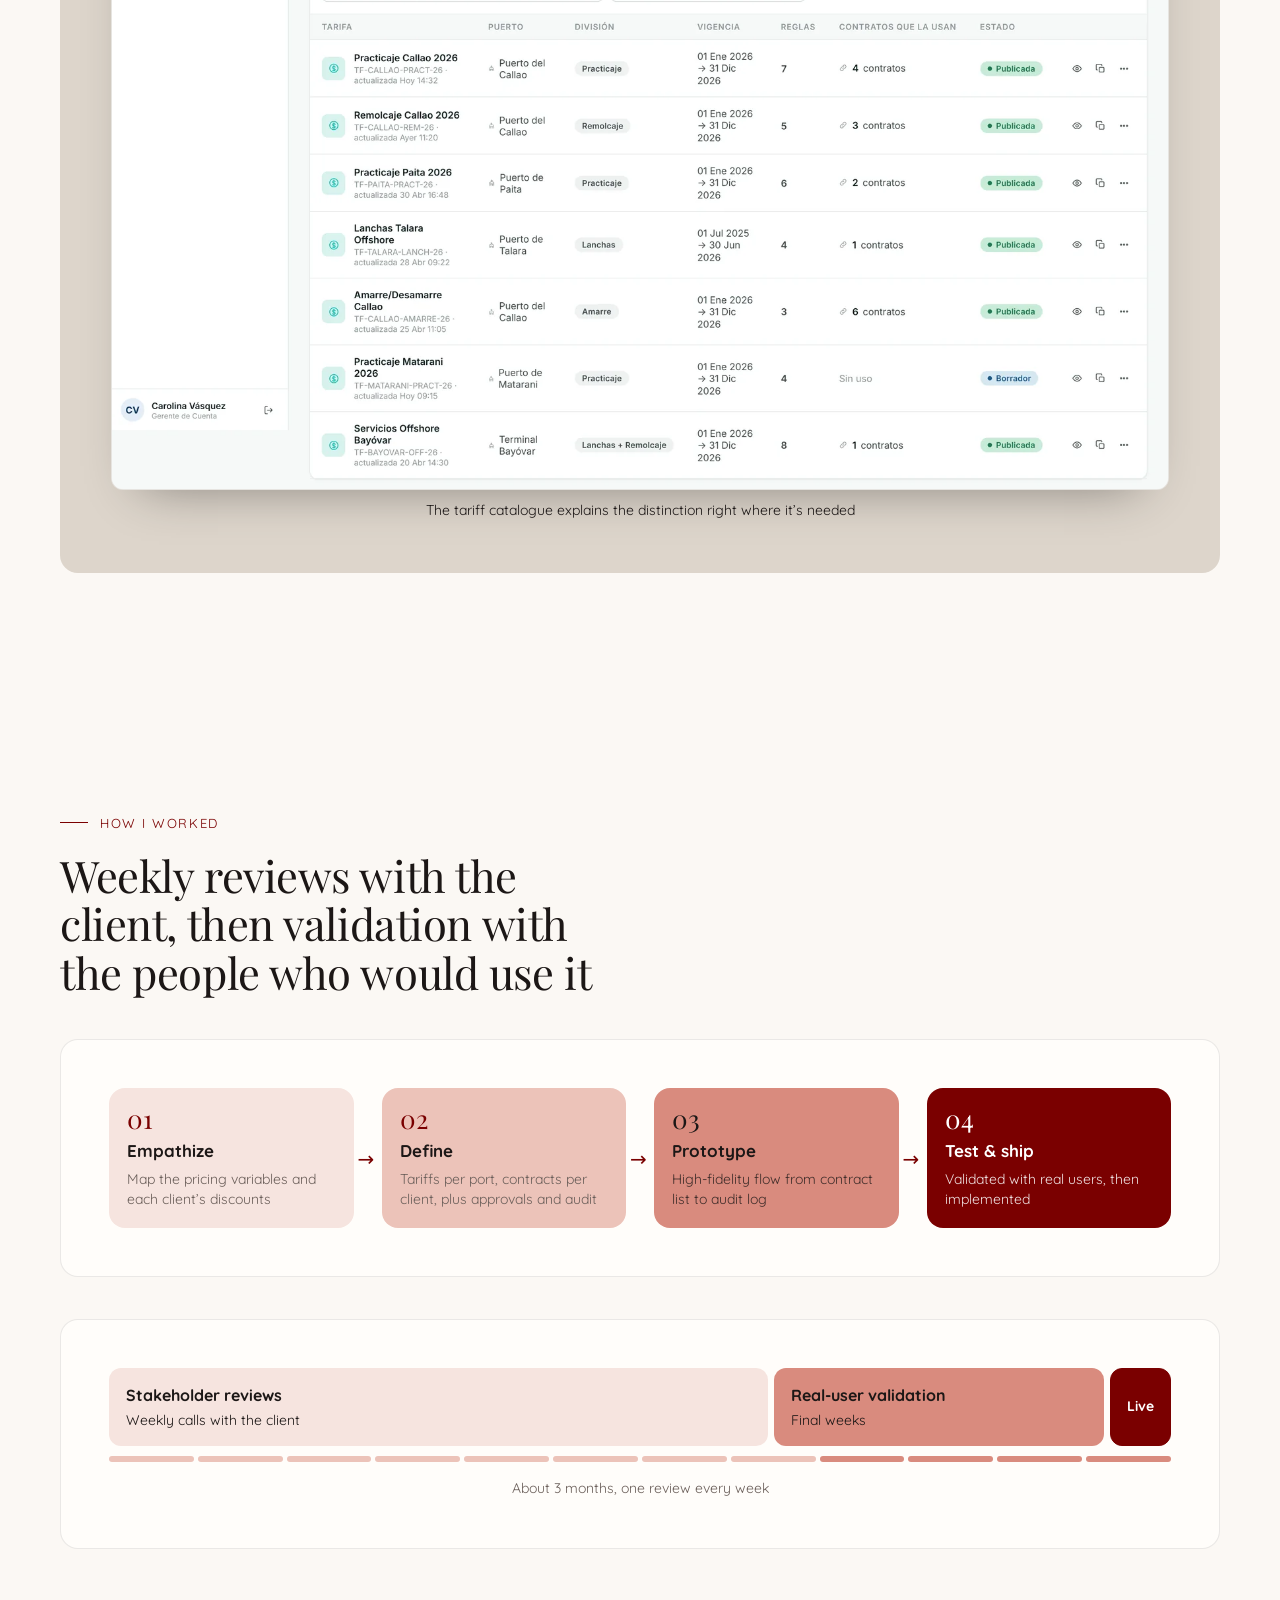
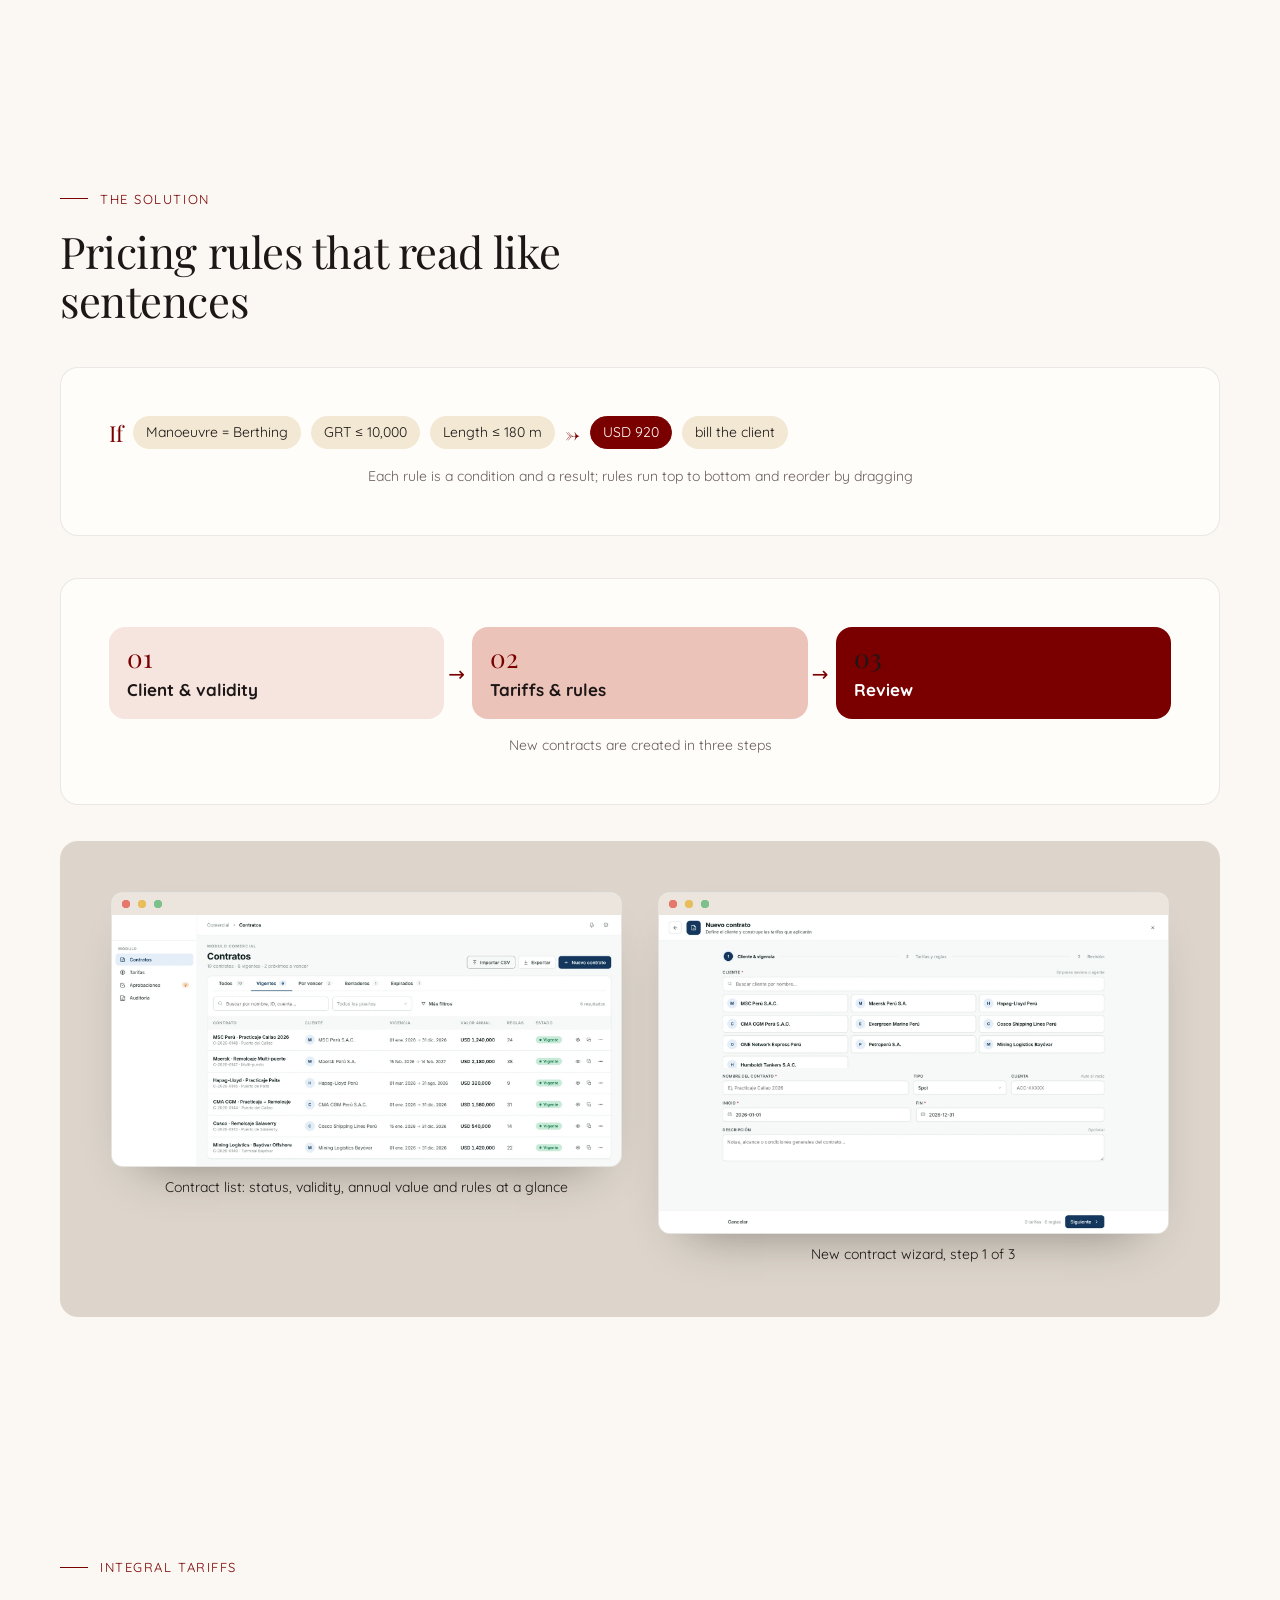
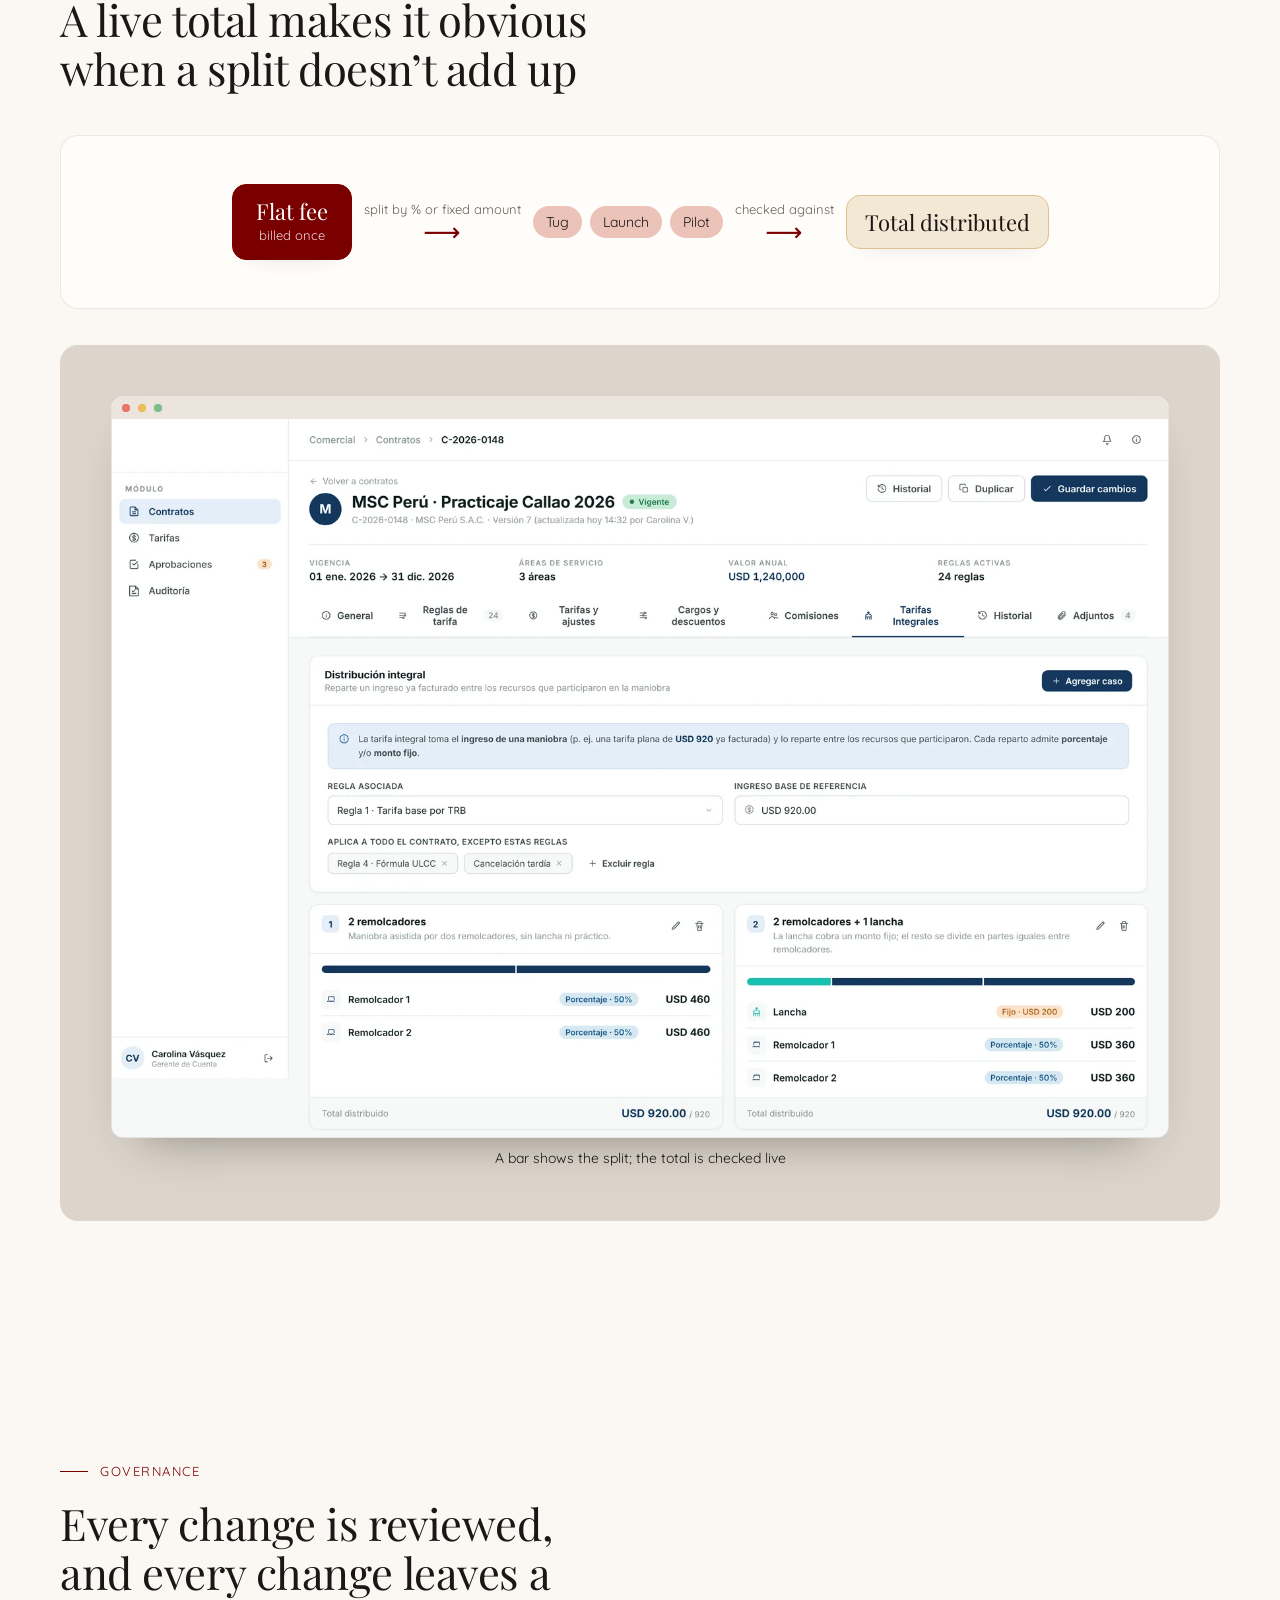
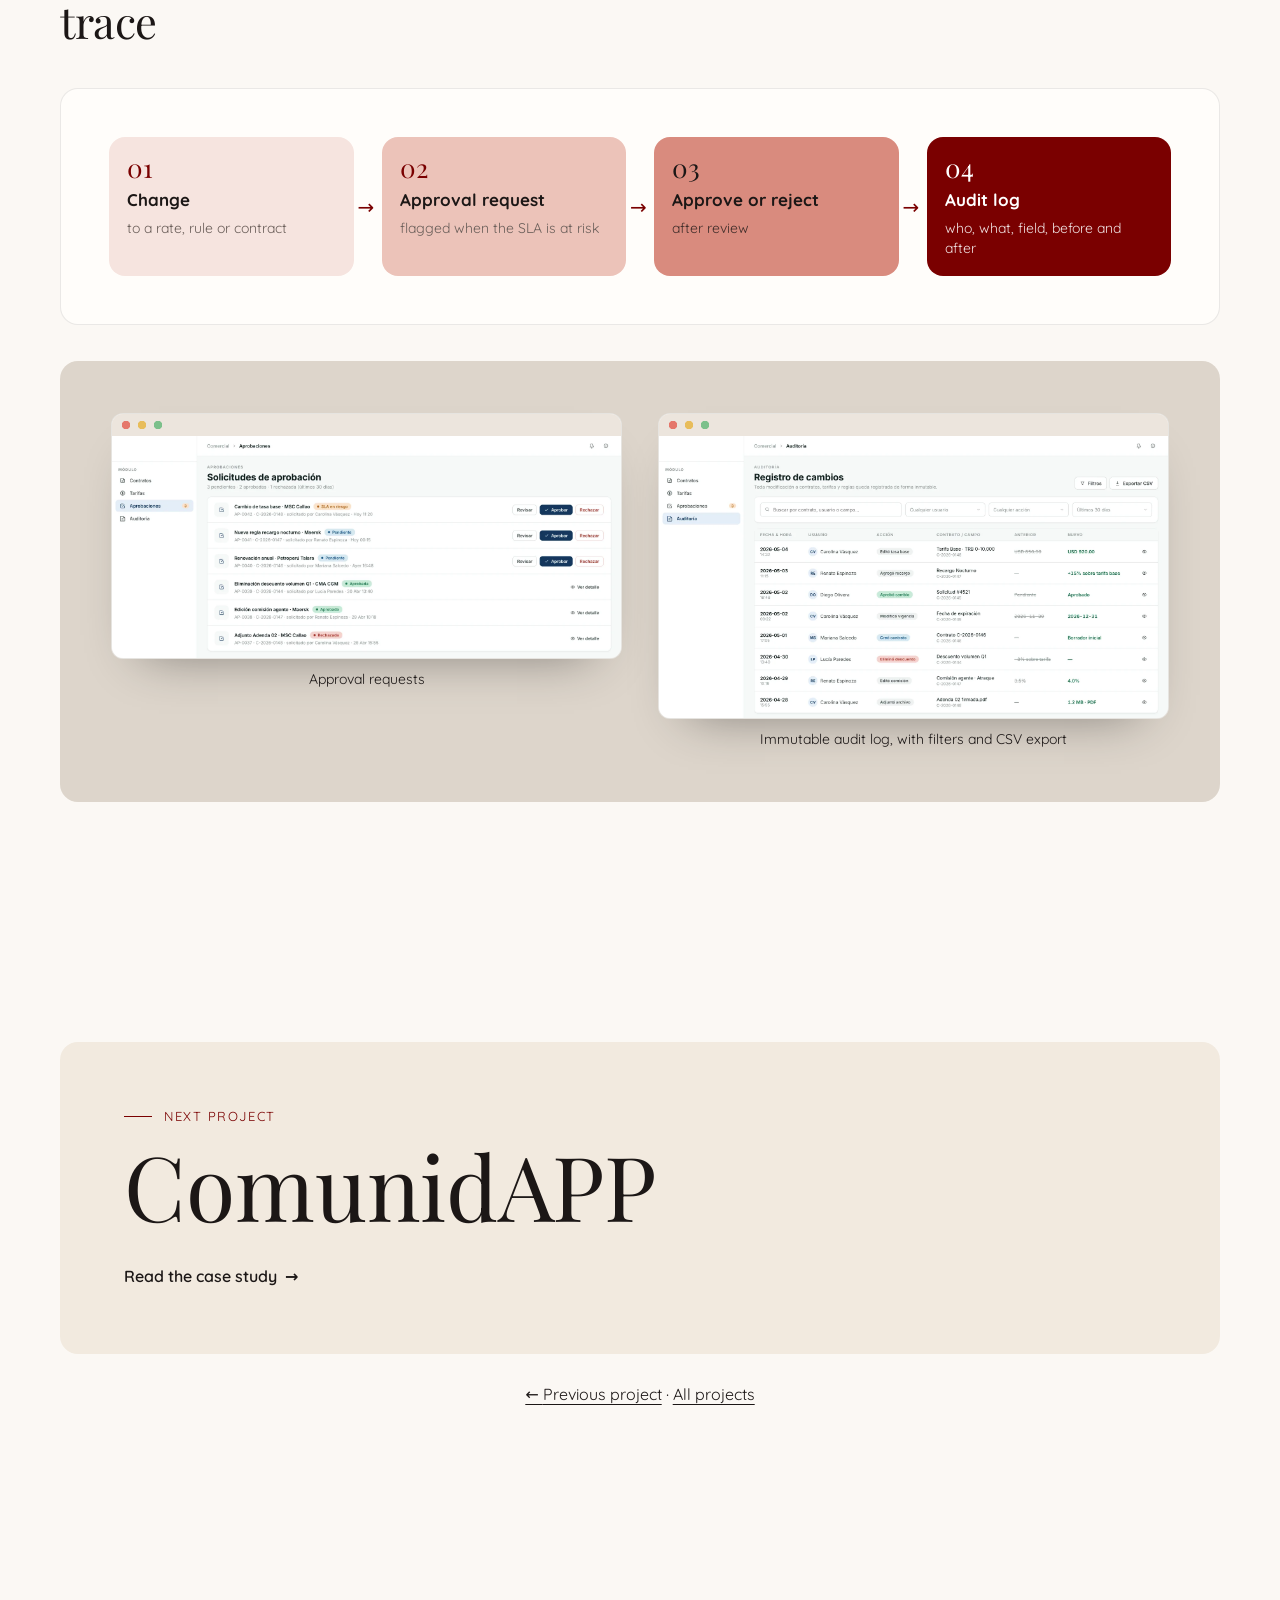
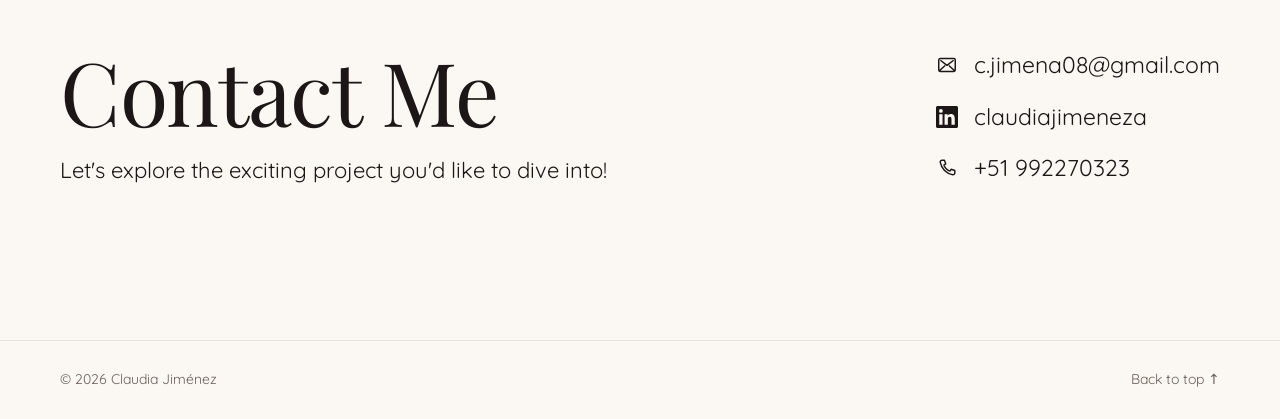
<file: projects/contratos-tarifas.html>
<!doctype html>
<html lang="en" data-lang="en">
<head>
  <meta charset="utf-8" />
  <meta name="viewport" content="width=device-width, initial-scale=1" />
  <title data-en="Contracts &amp; Tariffs · Claudia Jiménez" data-es="Contratos y Tarifas · Claudia Jiménez">Contracts &amp; Tariffs · Claudia Jiménez</title>
  <script>
    /* Apply saved theme + language before first paint to avoid a flash (logic: script.js) */
    (function (d) {
      var get = function (k) { try { return localStorage.getItem(k); } catch (e) { return null; } };
      var t = get('theme'), l = get('lang');
      if (t === 'light' || t === 'dark') d.setAttribute('data-theme', t);
      if (l !== 'en' && l !== 'es') l = /^es\b/i.test(navigator.language || '') ? 'es' : 'en';
      d.lang = l; d.setAttribute('data-lang', l);
      var ti = document.querySelector('title');
      if (ti && ti.getAttribute('data-' + l)) document.title = ti.getAttribute('data-' + l);
    })(document.documentElement);
  </script>
  <meta name="description" content="Claudia Jiménez, UX/UI designer creating digital products with a user-first mindset." />
  <meta property="og:title" content="Claudia Jiménez · UX/UI Designer" />
  <meta property="og:description" content="UX/UI designer creating digital products with a user-first mindset." />
  <link rel="icon" href="data:image/svg+xml,<svg xmlns='http://www.w3.org/2000/svg' viewBox='0 0 64 64'><rect width='64' height='64' rx='14' fill='%237a0000'/><text x='32' y='44' font-family='Georgia,serif' font-size='34' text-anchor='middle' fill='%23fbf8f4'>CJ</text></svg>" />
  <link rel="preconnect" href="https://fonts.googleapis.com" />
  <link rel="preconnect" href="https://fonts.gstatic.com" crossorigin />
  <link href="https://fonts.googleapis.com/css2?family=Luxurious+Script&amp;family=Playfair+Display:ital,wght@0,400;0,500;0,600;1,400&amp;family=Quicksand:wght@400;500;600;700&amp;display=swap" rel="stylesheet" />
  <link rel="stylesheet" href="../styles.css" />
</head>
<body>
  <a class="skip" href="#main"><span data-l="en">Skip to content</span><span data-l="es">Saltar al contenido</span></a>

  <header class="nav" id="top">
    <div class="container nav__inner">
      <a href="../index.html" class="nav__logo">Claudia Jiménez</a>
      <button class="nav__toggle" aria-label="Open menu" aria-expanded="false" aria-controls="nav-links">
        <span></span><span></span>
      </button>
      <nav id="nav-links" class="nav__links">
        <a href="../projects.html" class="is-active" aria-current="page"><span data-l="en">Projects</span><span data-l="es">Proyectos</span></a>
        <a href="../about.html"><span data-l="en">About</span><span data-l="es">Sobre mí</span></a>
        <a href="../cv/index.html">CV</a>
        <a href="#contact" class="pill"><span data-l="en">Contact Me</span><span data-l="es">Contáctame</span></a>
        <div class="nav__tools">
          <div class="lang" role="group" aria-label="Language" data-en-aria-label="Language" data-es-aria-label="Idioma">
            <button type="button" class="lang__btn" data-set-lang="en" lang="en" aria-label="English" aria-pressed="true">EN</button>
            <button type="button" class="lang__btn" data-set-lang="es" lang="es" aria-label="Español" aria-pressed="false">ES</button>
          </div>
          <button type="button" class="icon-btn theme-toggle" aria-pressed="false" aria-label="Dark mode" data-en-aria-label="Dark mode" data-es-aria-label="Modo oscuro">
            <svg class="i-moon" viewBox="0 0 24 24" aria-hidden="true"><path d="M20 14.6A8.2 8.2 0 0 1 9.4 4 8.2 8.2 0 1 0 20 14.6Z" fill="none" stroke="currentColor" stroke-width="1.6" stroke-linejoin="round"/></svg>
            <svg class="i-sun" viewBox="0 0 24 24" aria-hidden="true"><circle cx="12" cy="12" r="4" fill="none" stroke="currentColor" stroke-width="1.6"/><path d="M12 2.8v2.1M12 19.1v2.1M2.8 12h2.1M19.1 12h2.1M5.5 5.5 7 7M17 17l1.5 1.5M5.5 18.5 7 17M17 7l1.5-1.5" fill="none" stroke="currentColor" stroke-width="1.6" stroke-linecap="round"/></svg>
          </button>
        </div>
      </nav>
    </div>
  </header>

  <main id="main">
    <!-- HERO -->
    <section class="cs-hero container">
      <div class="cs-hero__text">
        <a class="back reveal" href="../projects.html"><span aria-hidden="true">←</span> <span data-l="en">All projects</span><span data-l="es">Todos los proyectos</span></a>
        <p class="eyebrow reveal"><span data-l="en">Web app · B2B back office · Port services</span><span data-l="es">Web app · Back office B2B · Servicios portuarios</span></p>
        <h1 class="case__title reveal"><span data-l="en">Contracts &amp; Tariffs</span><span data-l="es">Contratos y Tarifas</span></h1>
        <p class="intro__lead reveal">
          <span data-l="en">A commercial back office to build port-service contracts with rule-based tariffs, approvals and a full audit trail.</span>
          <span data-l="es">Un back office comercial para crear contratos de servicios portuarios con tarifas basadas en reglas, aprobaciones y trazabilidad completa.</span>
        </p>
      </div>
      <div class="cs-hero__media cs-hero__media--desktop reveal" style="--card:var(--mint)">
        <figure class="shot"><img src="../assets/contratos-tarifas/rule-builder.webp" width="1600" height="933" data-en-alt="Contract detail with the tariff rule builder: four rules combining manoeuvre, tonnage and length conditions, each with its price" data-es-alt="Detalle de contrato con el constructor de reglas de tarifa: cuatro reglas que combinan maniobra, tonelaje y eslora, cada una con su precio" alt="Contract detail with the tariff rule builder: four rules combining manoeuvre, tonnage and length conditions, each with its price"></figure>
      </div>
    </section>

    <!-- TL;DR -->
    <section class="container">
      <dl class="tldr reveal">
        <div><dt><span data-l="en">The problem</span><span data-l="es">El problema</span></dt>
          <dd><span data-l="en">Towage and pilotage prices depend on many variables, and each shipping line can have its own discounts and commissions. The commercial team needed to model contracts clearly, control who changes what and trace every change.</span><span data-l="es">Los precios de remolcaje y practicaje dependen de muchas variables, y cada naviera puede tener descuentos y comisiones propios. El equipo comercial necesitaba modelar contratos con claridad, controlar quién cambia qué y dejar rastro de cada cambio.</span></dd></div>
        <div><dt><span data-l="en">What I did</span><span data-l="es">Qué hice</span></dt>
          <dd><span data-l="en">Designed the module end to end as a high-fidelity, clickable prototype: contract list, a 3-step creation wizard, a visual rule builder, a tariff catalogue by port, approvals and an audit log.</span><span data-l="es">Diseñé el módulo de punta a punta como un prototipo navegable de alta fidelidad: listado de contratos, un asistente de creación en 3 pasos, un constructor visual de reglas, un catálogo de tarifas por puerto, aprobaciones y un registro de auditoría.</span></dd></div>
        <div><dt><span data-l="en">The result</span><span data-l="es">El resultado</span></dt>
          <dd><span data-l="en">Reviewed weekly with the client, validated with real users and implemented.</span><span data-l="es">Revisado semanalmente con el cliente, validado con usuarios reales e implementado.</span></dd></div>
      </dl>

      <dl class="facts reveal">
        <div class="fact"><dt><span data-l="en">Role</span><span data-l="es">Rol</span></dt><dd><span data-l="en">Freelance UX/UI Designer</span><span data-l="es">UX/UI Designer freelance</span></dd></div>
        <div class="fact"><dt><span data-l="en">Duration</span><span data-l="es">Duración</span></dt><dd><span data-l="en">~3 months</span><span data-l="es">~3 meses</span></dd></div>
        <div class="fact"><dt><span data-l="en">Client</span><span data-l="es">Cliente</span></dt><dd><span data-l="en">A port services company in Peru</span><span data-l="es">Una empresa de servicios portuarios en Perú</span></dd></div>
        <div class="fact"><dt><span data-l="en">Methodology</span><span data-l="es">Metodología</span></dt><dd>Design Thinking</dd></div>
        <div class="fact"><dt><span data-l="en">Platform</span><span data-l="es">Plataforma</span></dt><dd><span data-l="en">Desktop web app</span><span data-l="es">Web app de escritorio</span></dd></div>
      </dl>

      <div class="stats reveal">
        <div class="stat"><span class="stat__num">~3</span><span class="stat__label"><span data-l="en">months, with weekly client reviews</span><span data-l="es">meses, con revisiones semanales con el cliente</span></span></div>
        <div class="stat"><span class="stat__num">4</span><span class="stat__label"><span data-l="en">areas: contracts, tariffs, approvals, audit</span><span data-l="es">áreas: contratos, tarifas, aprobaciones, auditoría</span></span></div>
        <div class="stat"><span class="stat__num">8</span><span class="stat__label"><span data-l="en">tabs to manage each contract</span><span data-l="es">pestañas para gestionar cada contrato</span></span></div>
      </div>
    </section>

    <!-- CONTEXT -->
    <section class="section container story">
      <p class="label reveal"><span data-l="en">The challenge</span><span data-l="es">El reto</span></p>
      <h2 class="story__title reveal"><span data-l="en">One price, many variables, and every client negotiates its own</span><span data-l="es">Un precio, muchas variables, y cada cliente negocia el suyo</span></h2>
      <div class="viz reveal" style="--card:var(--mint)">
        <div class="factors">
          <div class="factors__in">
            <span class="chip"><span data-l="en">Port</span><span data-l="es">Puerto</span></span>
            <span class="chip"><span data-l="en">Type of manoeuvre</span><span data-l="es">Tipo de maniobra</span></span>
            <span class="chip"><span data-l="en">Gross tonnage (GRT)</span><span data-l="es">Tonelaje (TRB)</span></span>
            <span class="chip"><span data-l="en">Length and beam</span><span data-l="es">Eslora y manga</span></span>
            <span class="chip"><span data-l="en">Time of day</span><span data-l="es">Horario</span></span>
            <span class="chip"><span data-l="en">Tugs and pilots involved</span><span data-l="es">Remolcadores y prácticos</span></span>
          </div>
          <span class="arrow-r" aria-hidden="true">→</span>
          <div class="factors__out">
            <div class="node node--accent"><strong><span data-l="en">Price</span><span data-l="es">Precio</span></strong><small><span data-l="en">towage or pilotage</span><span data-l="es">remolcaje o practicaje</span></small></div>
            <div class="node"><small><span data-l="en">+ each shipping line’s own discounts and commissions</span><span data-l="es">+ descuentos y comisiones propios de cada naviera</span></small></div>
          </div>
        </div>
        <p class="viz__caption"><span data-l="en">What decides the price of a single manoeuvre</span><span data-l="es">Lo que define el precio de una sola maniobra</span></p>
      </div>
      <div class="story__body reveal">
        <p><span data-l="en">The commercial team needed a tool where non-technical staff could read and edit these rules, where changes went through approval and where every edit left a trace.</span><span data-l="es">El equipo comercial necesitaba una herramienta donde personal no técnico pudiera leer y editar estas reglas, donde los cambios pasaran por aprobación y cada edición dejara rastro.</span></p>
      </div>
    </section>

    <!-- KEY DECISION -->
    <section class="section container story">
      <p class="label reveal"><span data-l="en">The key decision</span><span data-l="es">La decisión clave</span></p>
      <h2 class="story__title reveal"><span data-l="en">Separating the tariff from the contract made the whole model readable</span><span data-l="es">Separar la tarifa del contrato hizo legible todo el modelo</span></h2>
      <div class="viz reveal" style="--card:var(--mint)">
        <div class="model">
          <div class="node"><strong><span data-l="en">Port</span><span data-l="es">Puerto</span></strong></div>
          <span class="model__rel"><span data-l="en">has</span><span data-l="es">tiene</span></span>
          <div class="node node--accent"><strong><span data-l="en">Tariff</span><span data-l="es">Tarifa</span></strong><small><span data-l="en">what to charge</span><span data-l="es">cuánto cobrar</span></small></div>
          <span class="model__rel model__rel--back"><span data-l="en">references</span><span data-l="es">referencia</span></span>
          <div class="node node--accent"><strong><span data-l="en">Contract</span><span data-l="es">Contrato</span></strong><small><span data-l="en">discounts and adjustments</span><span data-l="es">descuentos y ajustes</span></small></div>
          <span class="model__rel model__rel--back"><span data-l="en">has</span><span data-l="es">tiene</span></span>
          <div class="node"><strong><span data-l="en">Client</span><span data-l="es">Cliente</span></strong></div>
        </div>
        <div class="model__note">
          <div><b><span data-l="en">A tariff belongs to a port</span><span data-l="es">La tarifa es del puerto</span></b><span data-l="en">It defines the price from the vessel and manoeuvre conditions.</span><span data-l="es">Define el precio según las condiciones del buque y la maniobra.</span></div>
          <div><b><span data-l="en">A contract belongs to a client</span><span data-l="es">El contrato es del cliente</span></b><span data-l="en">It references one or more tariffs and adds its own discounts.</span><span data-l="es">Referencia una o varias tarifas y suma sus propios descuentos.</span></div>
        </div>
      </div>
      <div class="shots reveal" style="--card:var(--mint)">
        <figure><div class="shot"><img src="../assets/contratos-tarifas/tariff-catalogue.webp" width="1600" height="1089" loading="lazy" data-en-alt="Tariff catalogue by port with a note explaining tariff versus contract" data-es-alt="Catálogo de tarifas por puerto con una nota que explica tarifa versus contrato" alt="Tariff catalogue by port with a note explaining tariff versus contract"></div><figcaption><span data-l="en">The tariff catalogue explains the distinction right where it’s needed</span><span data-l="es">El catálogo de tarifas explica la distinción justo donde se necesita</span></figcaption></figure>
      </div>
    </section>

    <!-- PROCESS -->
    <section class="section container story">
      <p class="label reveal"><span data-l="en">How I worked</span><span data-l="es">Cómo trabajé</span></p>
      <h2 class="story__title reveal"><span data-l="en">Weekly reviews with the client, then validation with the people who would use it</span><span data-l="es">Revisiones semanales con el cliente y, luego, validación con quienes lo usarían</span></h2>
      <div class="viz reveal" style="--card:var(--mint)">
        <ol class="flow">
          <li><strong><span data-l="en">Empathize</span><span data-l="es">Empatizar</span></strong><small><span data-l="en">Map the pricing variables and each client’s discounts</span><span data-l="es">Mapear las variables de precio y los descuentos de cada cliente</span></small></li>
          <li><strong><span data-l="en">Define</span><span data-l="es">Definir</span></strong><small><span data-l="en">Tariffs per port, contracts per client, plus approvals and audit</span><span data-l="es">Tarifas por puerto, contratos por cliente, más aprobaciones y auditoría</span></small></li>
          <li><strong><span data-l="en">Prototype</span><span data-l="es">Prototipar</span></strong><small><span data-l="en">High-fidelity flow from contract list to audit log</span><span data-l="es">Flujo en alta fidelidad desde el listado hasta la auditoría</span></small></li>
          <li class="is-final"><strong><span data-l="en">Test &amp; ship</span><span data-l="es">Testear y lanzar</span></strong><small><span data-l="en">Validated with real users, then implemented</span><span data-l="es">Validado con usuarios reales y luego implementado</span></small></li>
        </ol>
      </div>
      <div class="viz reveal" style="--card:var(--mint)">
        <div class="cadence">
          <div><strong><span data-l="en">Stakeholder reviews</span><span data-l="es">Revisiones con stakeholders</span></strong><span data-l="en">Weekly calls with the client</span><span data-l="es">Llamadas semanales con el cliente</span></div>
          <div class="is-users"><strong><span data-l="en">Real-user validation</span><span data-l="es">Validación con usuarios</span></strong><span data-l="en">Final weeks</span><span data-l="es">Últimas semanas</span></div>
          <div class="is-live"><span data-l="en">Live</span><span data-l="es">En vivo</span></div>
        </div>
        <div class="cadence__ticks" aria-hidden="true"><span></span><span></span><span></span><span></span><span></span><span></span><span></span><span></span><span></span><span></span><span></span><span></span></div>
        <p class="viz__caption"><span data-l="en">About 3 months, one review every week</span><span data-l="es">Unos 3 meses, una revisión cada semana</span></p>
      </div>
    </section>

    <!-- SOLUTION: CONTRACTS & RULES -->
    <section class="section container story">
      <p class="label reveal"><span data-l="en">The solution</span><span data-l="es">La solución</span></p>
      <h2 class="story__title reveal"><span data-l="en">Pricing rules that read like sentences</span><span data-l="es">Reglas de precios que se leen como frases</span></h2>
      <div class="viz reveal" style="--card:var(--mint)">
        <div class="rule">
          <span class="rule__kw"><span data-l="en">If</span><span data-l="es">Si</span></span>
          <span class="chip"><span data-l="en">Manoeuvre = Berthing</span><span data-l="es">Maniobra = Atraque</span></span>
          <span class="chip"><span data-l="en">GRT ≤ 10,000</span><span data-l="es">TRB ≤ 10.000</span></span>
          <span class="chip"><span data-l="en">Length ≤ 180 m</span><span data-l="es">Eslora ≤ 180 m</span></span>
          <span class="rule__kw" aria-hidden="true">→</span>
          <span class="chip chip--accent">USD 920</span>
          <span class="chip"><span data-l="en">bill the client</span><span data-l="es">facturar al cliente</span></span>
        </div>
        <p class="viz__caption"><span data-l="en">Each rule is a condition and a result; rules run top to bottom and reorder by dragging</span><span data-l="es">Cada regla es una condición y un resultado; se evalúan de arriba hacia abajo y se reordenan arrastrando</span></p>
      </div>
      <div class="viz reveal" style="--card:var(--mint)">
        <ol class="flow">
          <li><strong><span data-l="en">Client &amp; validity</span><span data-l="es">Cliente y vigencia</span></strong></li>
          <li><strong><span data-l="en">Tariffs &amp; rules</span><span data-l="es">Tarifas y reglas</span></strong></li>
          <li class="is-final"><strong><span data-l="en">Review</span><span data-l="es">Revisión</span></strong></li>
        </ol>
        <p class="viz__caption"><span data-l="en">New contracts are created in three steps</span><span data-l="es">Los contratos nuevos se crean en tres pasos</span></p>
      </div>
      <div class="shots shots--2 reveal" style="--card:var(--mint)">
        <figure><div class="shot"><img src="../assets/contratos-tarifas/contracts-list.webp" width="1600" height="789" loading="lazy" data-en-alt="Contract list with status tabs, search, port filter and a table of contracts" data-es-alt="Listado de contratos con pestañas por estado, búsqueda, filtro por puerto y tabla de contratos" alt="Contract list with status tabs, search, port filter and a table of contracts"></div><figcaption><span data-l="en">Contract list: status, validity, annual value and rules at a glance</span><span data-l="es">Listado: estado, vigencia, valor anual y reglas de un vistazo</span></figcaption></figure>
        <figure><div class="shot"><img src="../assets/contratos-tarifas/new-contract.webp" width="1600" height="1000" loading="lazy" data-en-alt="Step 1 of the new-contract wizard" data-es-alt="Paso 1 del asistente de nuevo contrato" alt="Step 1 of the new-contract wizard"></div><figcaption><span data-l="en">New contract wizard, step 1 of 3</span><span data-l="es">Asistente de nuevo contrato, paso 1 de 3</span></figcaption></figure>
      </div>
    </section>

    <!-- SOLUTION: INTEGRAL TARIFFS -->
    <section class="section container story">
      <p class="label reveal"><span data-l="en">Integral tariffs</span><span data-l="es">Tarifas integrales</span></p>
      <h2 class="story__title reveal"><span data-l="en">A live total makes it obvious when a split doesn’t add up</span><span data-l="es">Un total en vivo deja claro cuando un reparto no cuadra</span></h2>
      <div class="viz reveal" style="--card:var(--mint)">
        <div class="model">
          <div class="node node--accent"><strong><span data-l="en">Flat fee</span><span data-l="es">Monto plano</span></strong><small><span data-l="en">billed once</span><span data-l="es">se factura una vez</span></small></div>
          <span class="model__rel"><span data-l="en">split by % or fixed amount</span><span data-l="es">se reparte en % o monto fijo</span></span>
          <div class="chips">
            <span class="chip"><span data-l="en">Tug</span><span data-l="es">Remolcador</span></span>
            <span class="chip"><span data-l="en">Launch</span><span data-l="es">Lancha</span></span>
            <span class="chip"><span data-l="en">Pilot</span><span data-l="es">Práctico</span></span>
          </div>
          <span class="model__rel"><span data-l="en">checked against</span><span data-l="es">se compara con</span></span>
          <div class="node"><strong><span data-l="en">Total distributed</span><span data-l="es">Total distribuido</span></strong></div>
        </div>
      </div>
      <div class="shots reveal" style="--card:var(--mint)">
        <figure><div class="shot"><img src="../assets/contratos-tarifas/integral-tariffs.webp" width="1600" height="1089" loading="lazy" data-en-alt="Integral tariff tab splitting a fee between tugs and a launch, with the total distributed for each case" data-es-alt="Pestaña de tarifas integrales que reparte un monto entre remolcadores y una lancha, con el total distribuido de cada caso" alt="Integral tariff tab splitting a fee between tugs and a launch, with the total distributed for each case"></div><figcaption><span data-l="en">A bar shows the split; the total is checked live</span><span data-l="es">Una barra muestra el reparto y el total se verifica en vivo</span></figcaption></figure>
      </div>
    </section>

    <!-- SOLUTION: GOVERNANCE -->
    <section class="section container story">
      <p class="label reveal"><span data-l="en">Governance</span><span data-l="es">Gobierno</span></p>
      <h2 class="story__title reveal"><span data-l="en">Every change is reviewed, and every change leaves a trace</span><span data-l="es">Cada cambio se revisa y cada cambio deja rastro</span></h2>
      <div class="viz reveal" style="--card:var(--mint)">
        <ol class="flow">
          <li><strong><span data-l="en">Change</span><span data-l="es">Cambio</span></strong><small><span data-l="en">to a rate, rule or contract</span><span data-l="es">en una tasa, regla o contrato</span></small></li>
          <li><strong><span data-l="en">Approval request</span><span data-l="es">Solicitud de aprobación</span></strong><small><span data-l="en">flagged when the SLA is at risk</span><span data-l="es">con alerta si el SLA está en riesgo</span></small></li>
          <li><strong><span data-l="en">Approve or reject</span><span data-l="es">Aprobar o rechazar</span></strong><small><span data-l="en">after review</span><span data-l="es">tras revisarla</span></small></li>
          <li class="is-final"><strong><span data-l="en">Audit log</span><span data-l="es">Auditoría</span></strong><small><span data-l="en">who, what, field, before and after</span><span data-l="es">quién, qué, campo, antes y después</span></small></li>
        </ol>
      </div>
      <div class="shots shots--2 reveal" style="--card:var(--mint)">
        <figure><div class="shot"><img src="../assets/contratos-tarifas/approvals.webp" width="1600" height="700" loading="lazy" data-en-alt="Approval requests with Review, Approve and Reject actions" data-es-alt="Solicitudes de aprobación con acciones Revisar, Aprobar y Rechazar" alt="Approval requests with Review, Approve and Reject actions"></div><figcaption><span data-l="en">Approval requests</span><span data-l="es">Solicitudes de aprobación</span></figcaption></figure>
        <figure><div class="shot"><img src="../assets/contratos-tarifas/audit-log.webp" width="1600" height="889" loading="lazy" data-en-alt="Immutable audit log with previous and new values" data-es-alt="Auditoría inmutable con valor anterior y nuevo" alt="Immutable audit log with previous and new values"></div><figcaption><span data-l="en">Immutable audit log, with filters and CSV export</span><span data-l="es">Auditoría inmutable, con filtros y exportación CSV</span></figcaption></figure>
      </div>
    </section>

    <!-- NEXT -->
    <section class="section container">
      <a class="next-card reveal" href="comunidapp.html" style="--card:var(--butter)">
        <div>
          <p class="label"><span data-l="en">Next project</span><span data-l="es">Siguiente proyecto</span></p>
          <h2 class="next-card__title">ComunidAPP</h2>
          <span class="card__cta"><span data-l="en">Read the case study</span><span data-l="es">Leer el caso de estudio</span> <span class="arrow" aria-hidden="true">→</span></span>
        </div>
      </a>
      <p class="pager__all reveal"><a href="maintenance-psa.html">← <span data-l="en">Previous project</span><span data-l="es">Proyecto anterior</span></a> · <a href="../projects.html"><span data-l="en">All projects</span><span data-l="es">Todos los proyectos</span></a></p>
    </section>

    <!-- CONTACT -->
    <section id="contact" class="section container contact">
      <div class="contact__text reveal">
        <h2 class="contact__title"><span data-l="en">Contact Me</span><span data-l="es">Contáctame</span></h2>
        <p><span data-l="en">Let's explore the exciting project you'd like to dive into!</span><span data-l="es">¡Hablemos del proyecto que tienes en mente y hagámoslo realidad!</span></p>
      </div>
      <ul class="contact__list reveal">
        <li>
          <svg viewBox="0 0 24 24" aria-hidden="true"><path d="M3 6.5A1.5 1.5 0 0 1 4.5 5h15A1.5 1.5 0 0 1 21 6.5v11a1.5 1.5 0 0 1-1.5 1.5h-15A1.5 1.5 0 0 1 3 17.5v-11Zm1.8.3 7.2 5.6 7.2-5.6M4 18l6-5.5M20 18l-6-5.5" fill="none" stroke="currentColor" stroke-width="1.6" stroke-linejoin="round"/></svg>
          <a href="mailto:c.jimena08@gmail.com">c.jimena08@gmail.com</a>
        </li>
        <li>
          <svg viewBox="0 0 24 24" aria-hidden="true"><path fill="currentColor" d="M20.45 20.45h-3.56v-5.57c0-1.33-.02-3.04-1.85-3.04-1.85 0-2.14 1.45-2.14 2.94v5.67H9.35V9h3.41v1.56h.05c.48-.9 1.64-1.85 3.37-1.85 3.6 0 4.27 2.37 4.27 5.46v6.28ZM5.34 7.43a2.06 2.06 0 1 1 0-4.13 2.06 2.06 0 0 1 0 4.13ZM7.12 20.45H3.56V9h3.56v11.45ZM22.22 0H1.77C.79 0 0 .77 0 1.73v20.54C0 23.23.79 24 1.77 24h20.45c.98 0 1.78-.77 1.78-1.73V1.73C24 .77 23.2 0 22.22 0Z"/></svg>
          <a href="https://www.linkedin.com/in/claudiajimeneza" target="_blank" rel="noopener">claudiajimeneza</a>
        </li>
        <li>
          <svg viewBox="0 0 24 24" aria-hidden="true"><path d="M6.6 3.5h2.6l1.4 4-2 1.3a11 11 0 0 0 6.6 6.6l1.3-2 4 1.4v2.6a2 2 0 0 1-2.2 2A17 17 0 0 1 4.6 5.7a2 2 0 0 1 2-2.2Z" fill="none" stroke="currentColor" stroke-width="1.6" stroke-linejoin="round"/></svg>
          <a href="tel:+51992270323">+51 992270323</a>
        </li>
      </ul>
    </section>
  </main>

  <footer class="footer container">
    <span>© <span id="year"></span> Claudia Jiménez</span>
    <a href="#top"><span data-l="en">Back to top</span><span data-l="es">Volver arriba</span> ↑</a>
  </footer>

  <script src="../script.js"></script>
</body>
</html>
</file>
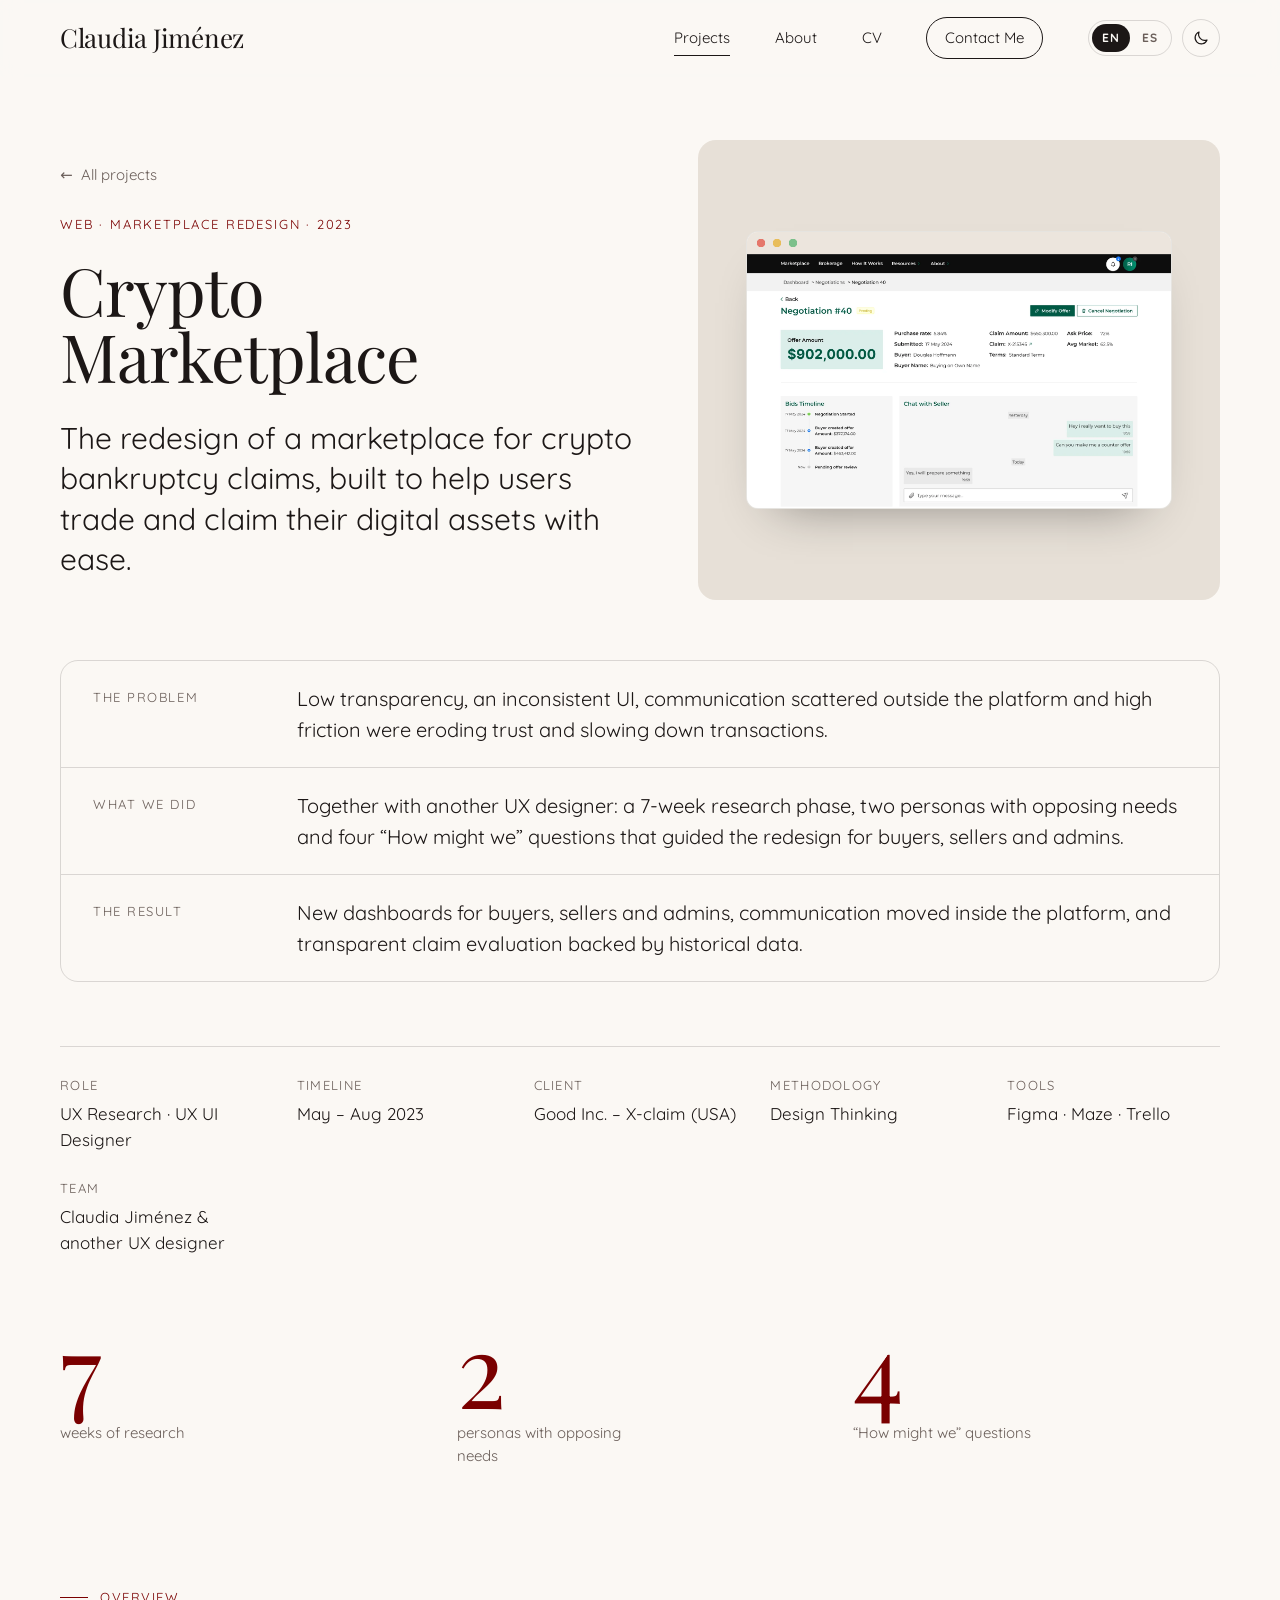
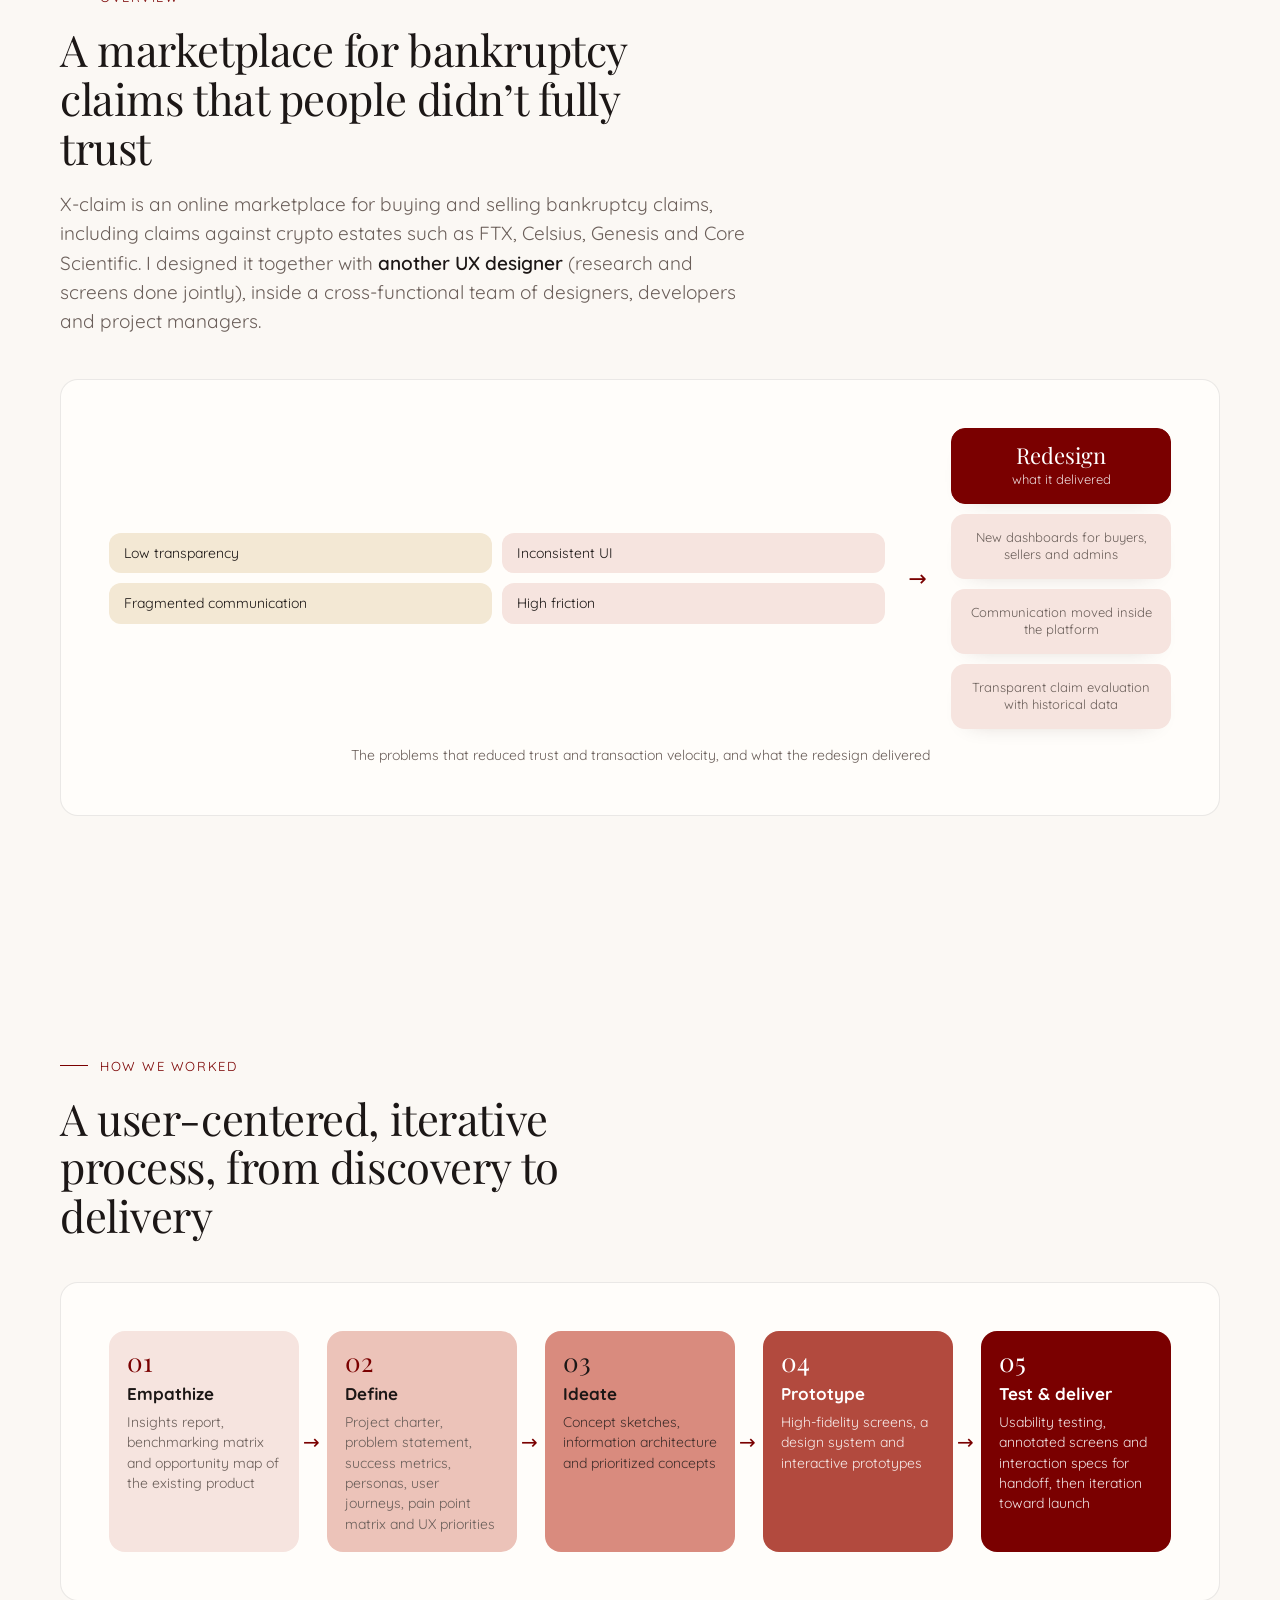
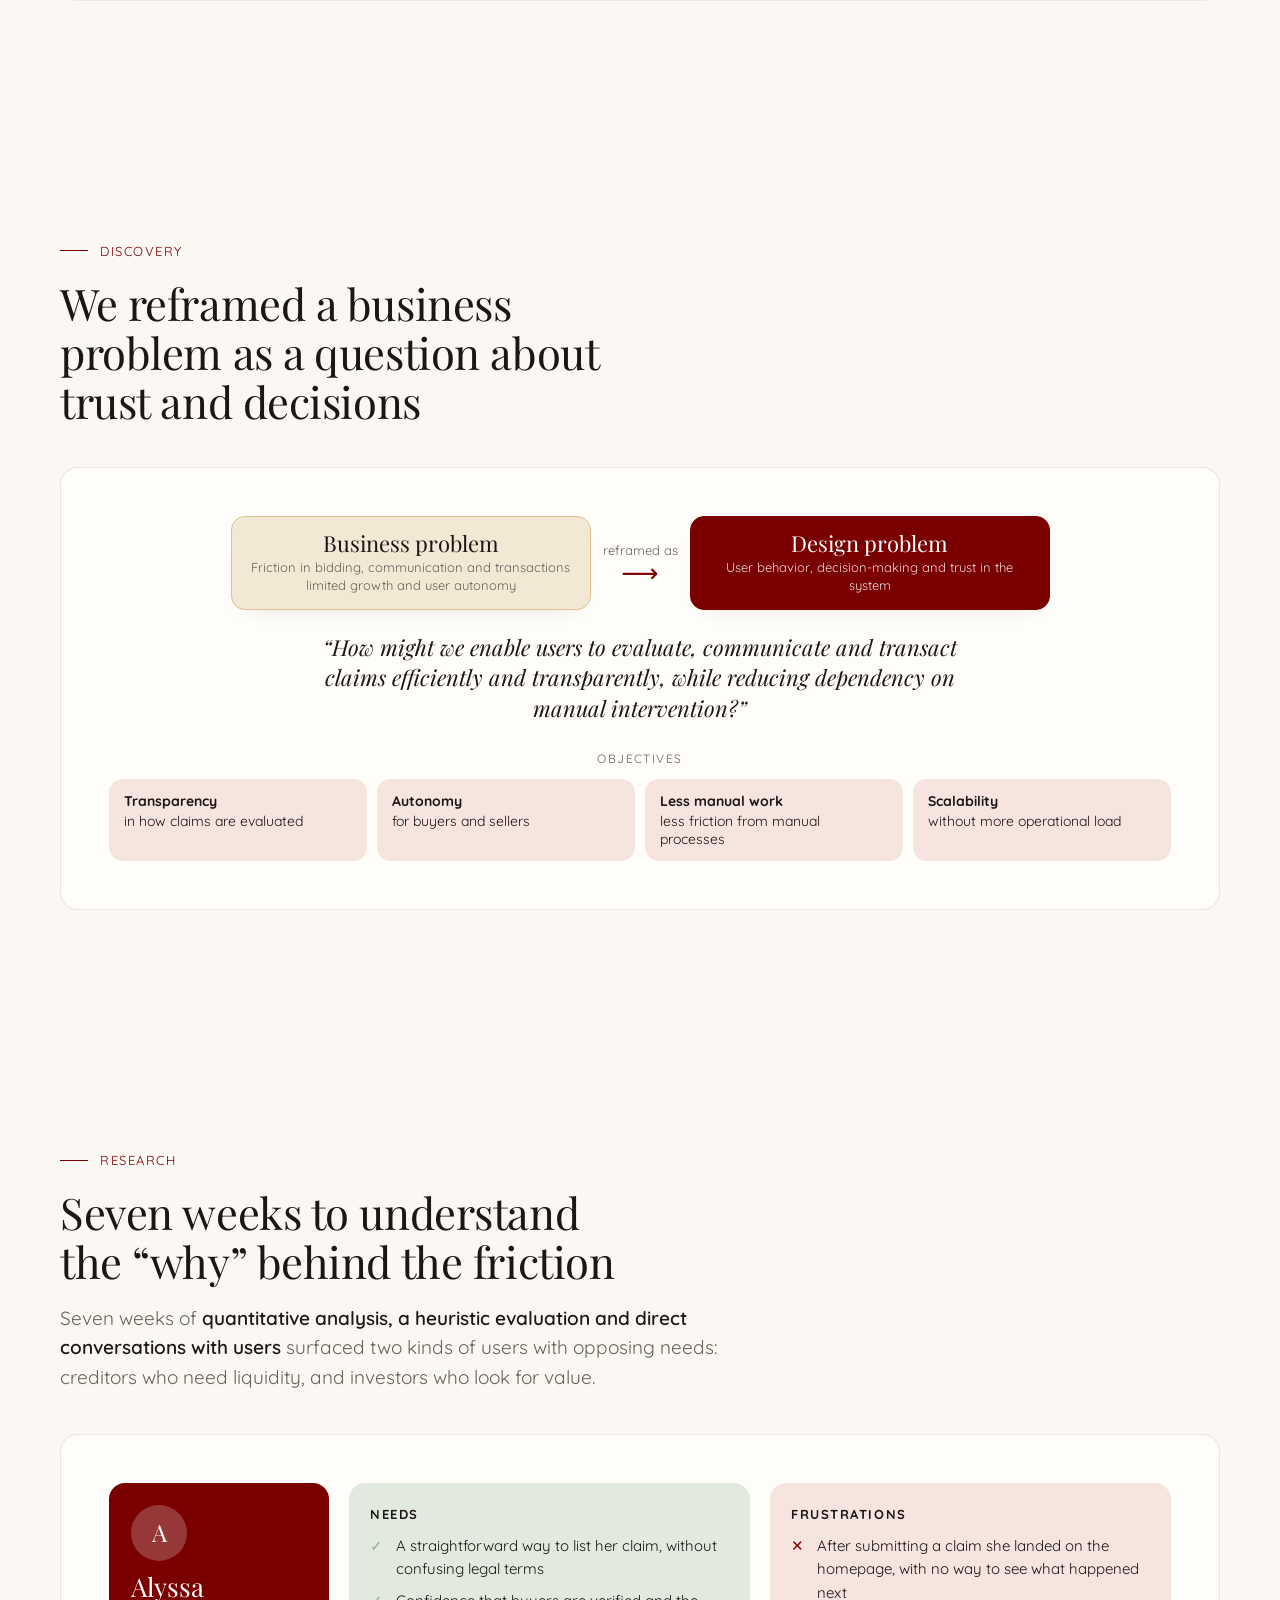
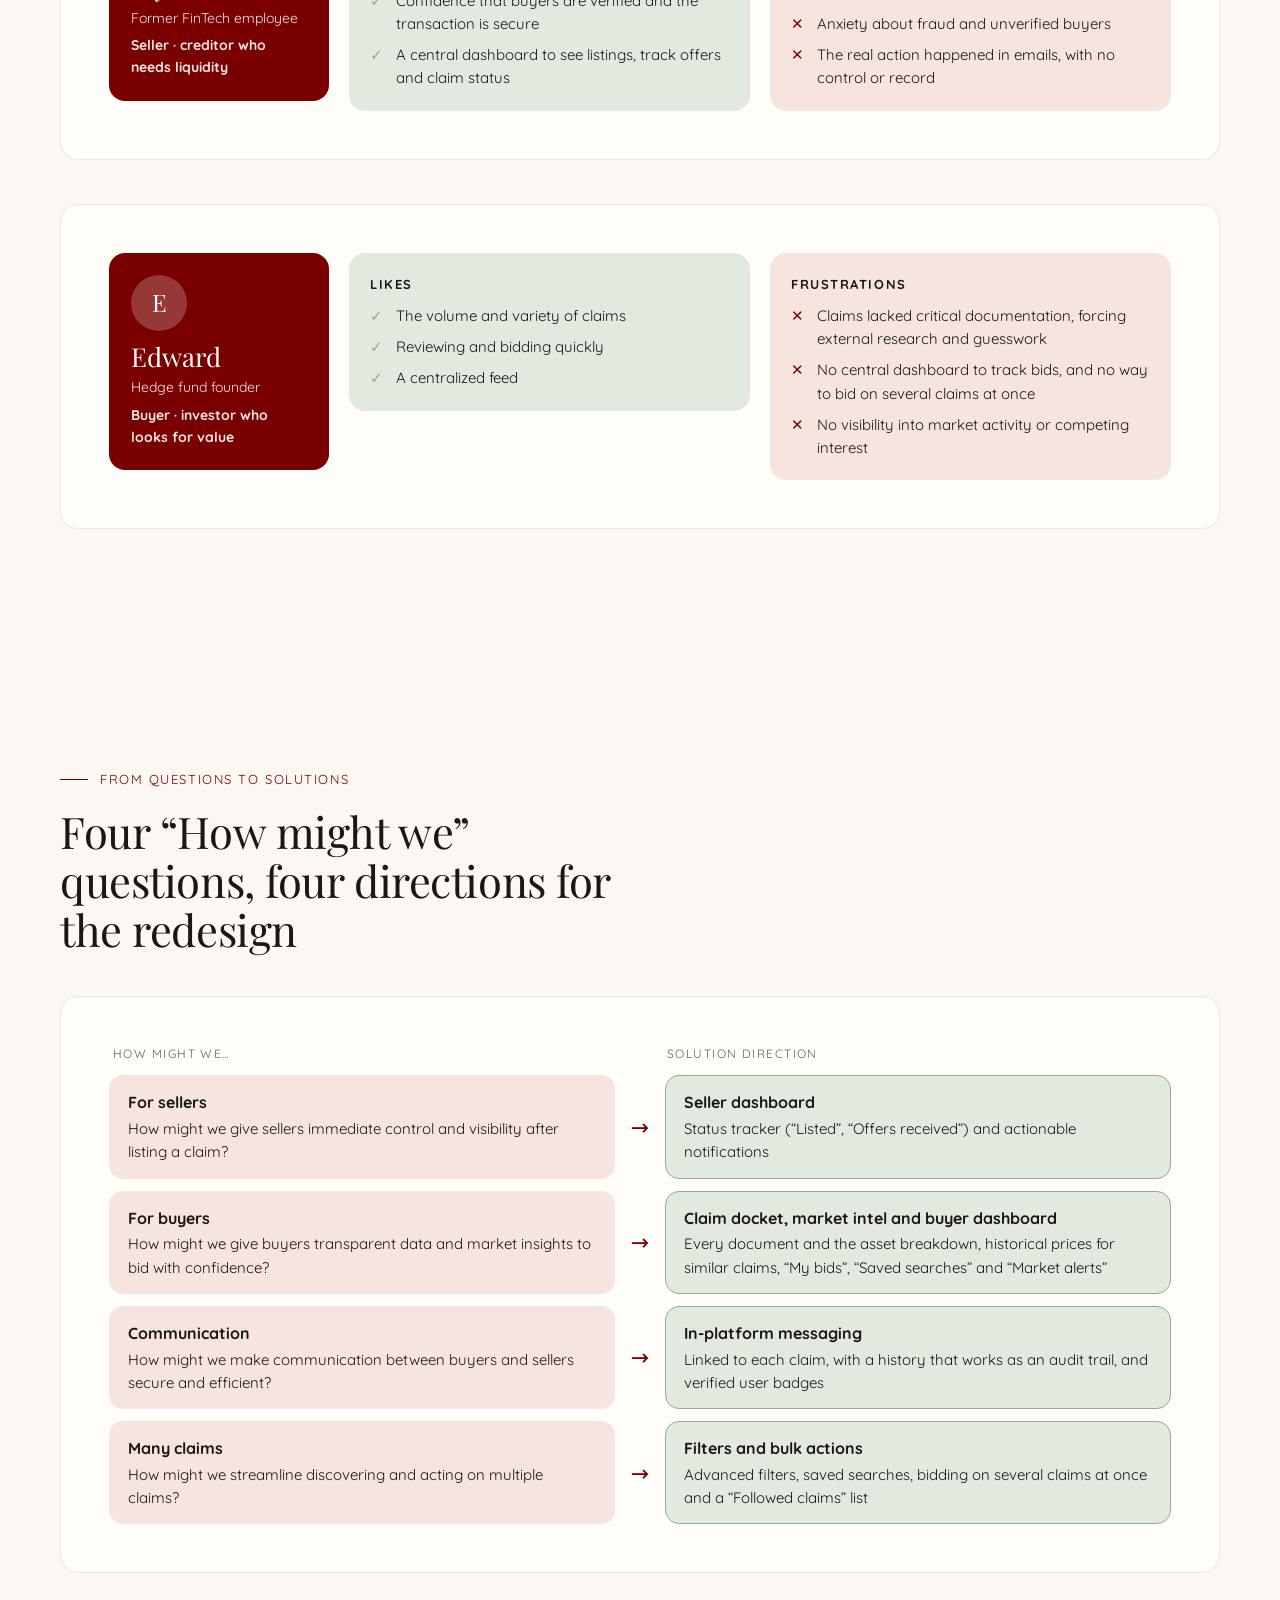
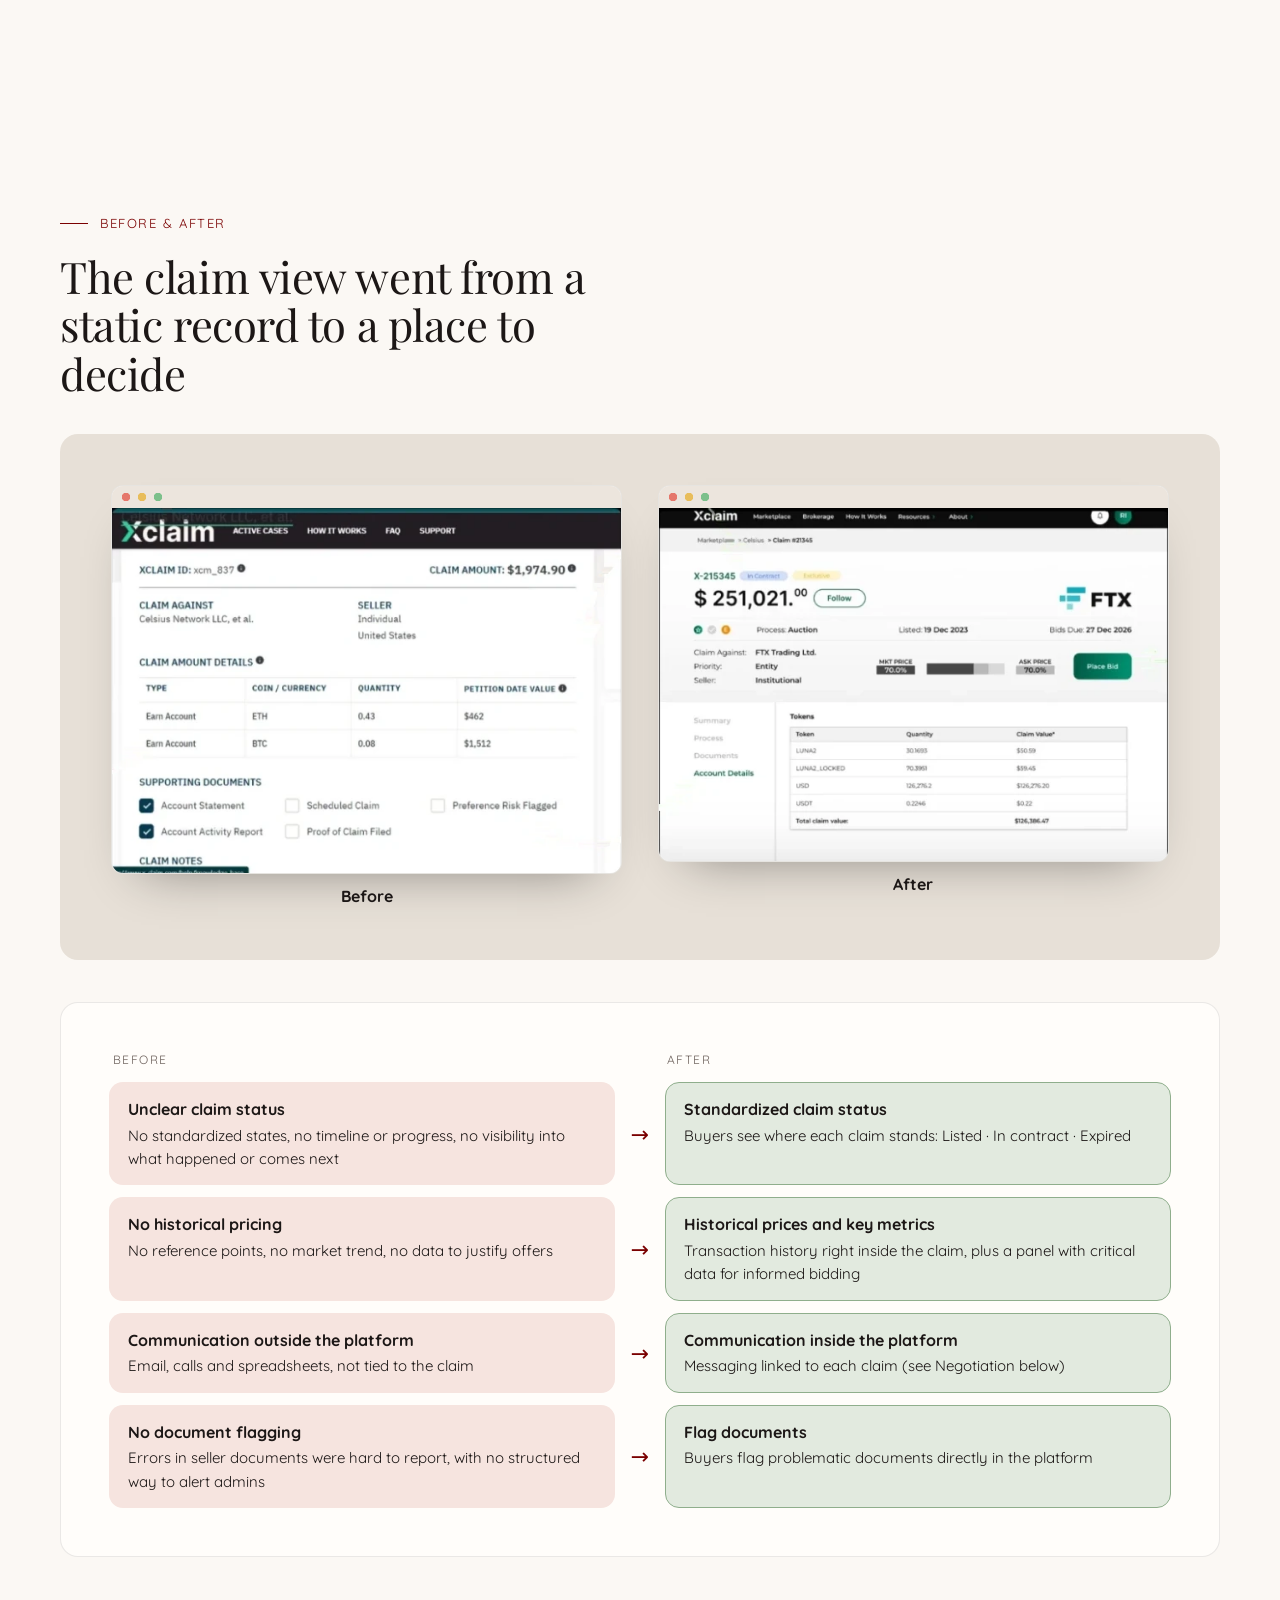
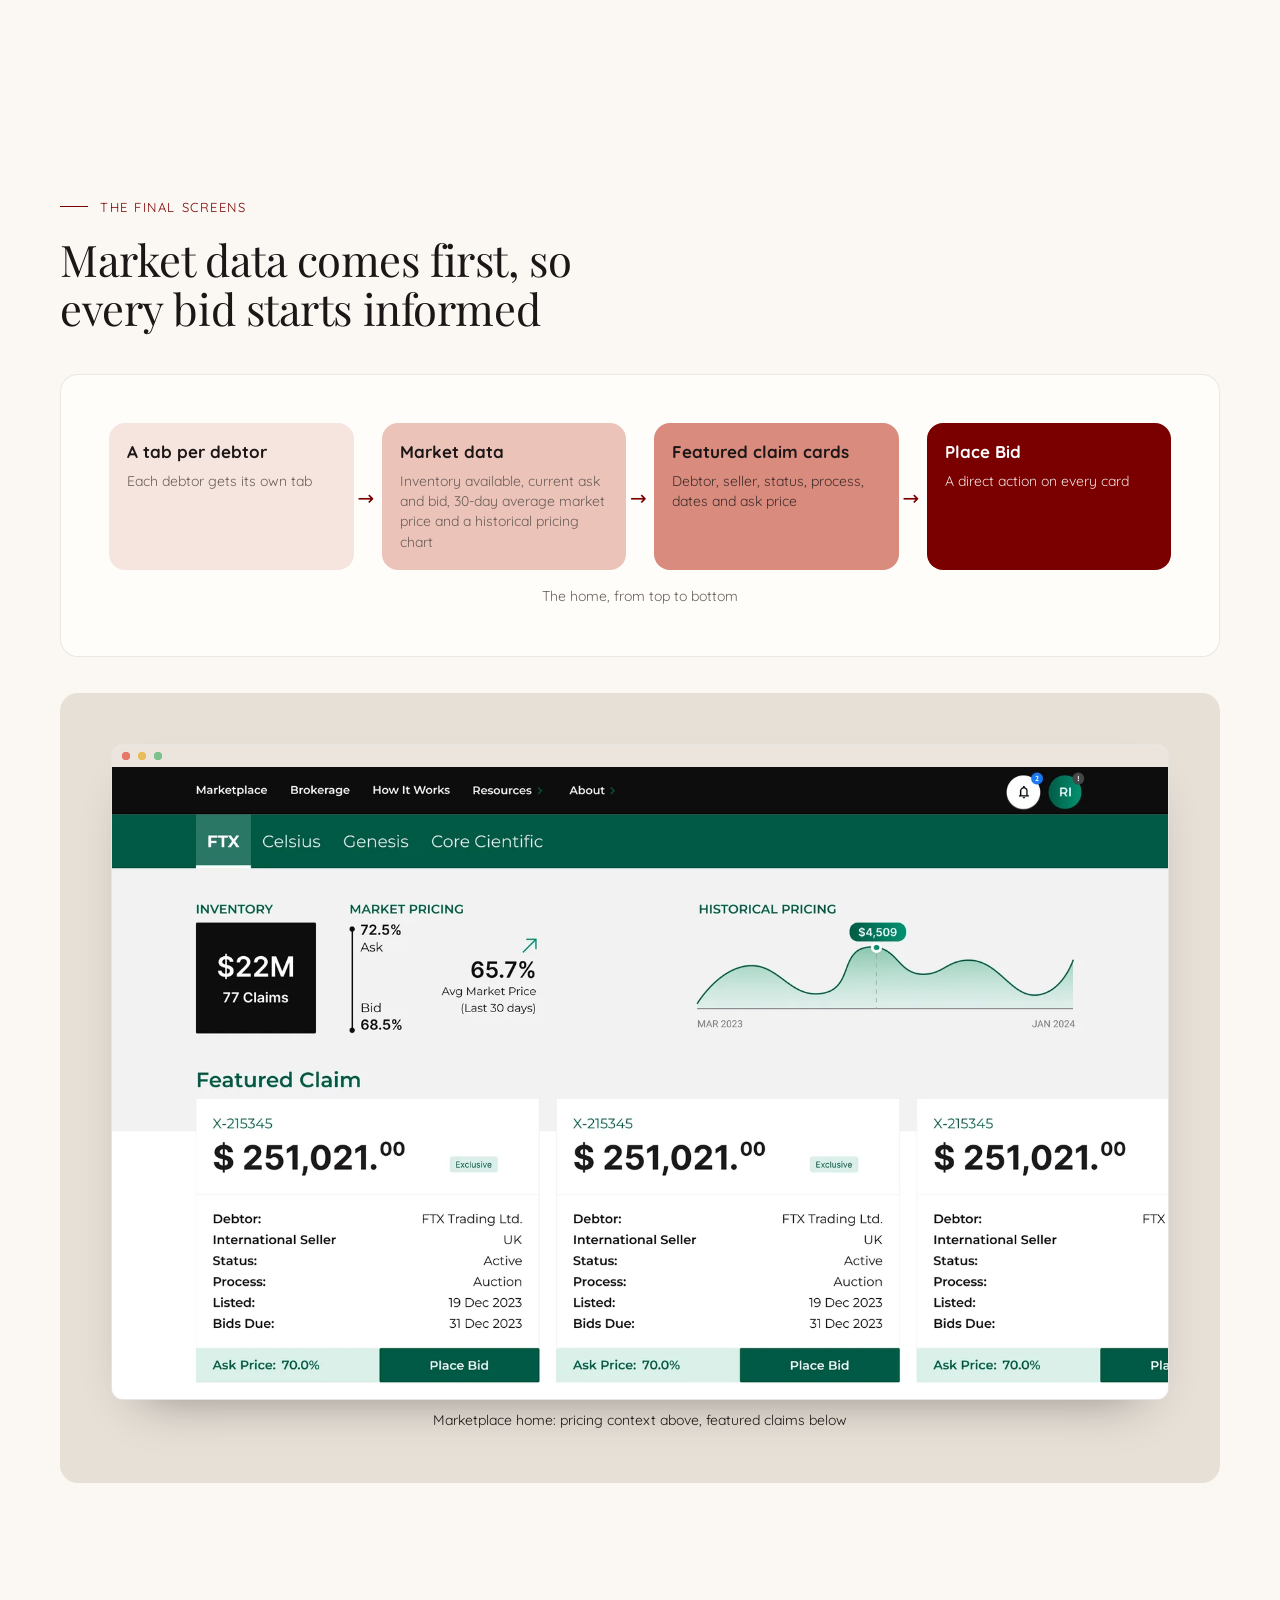
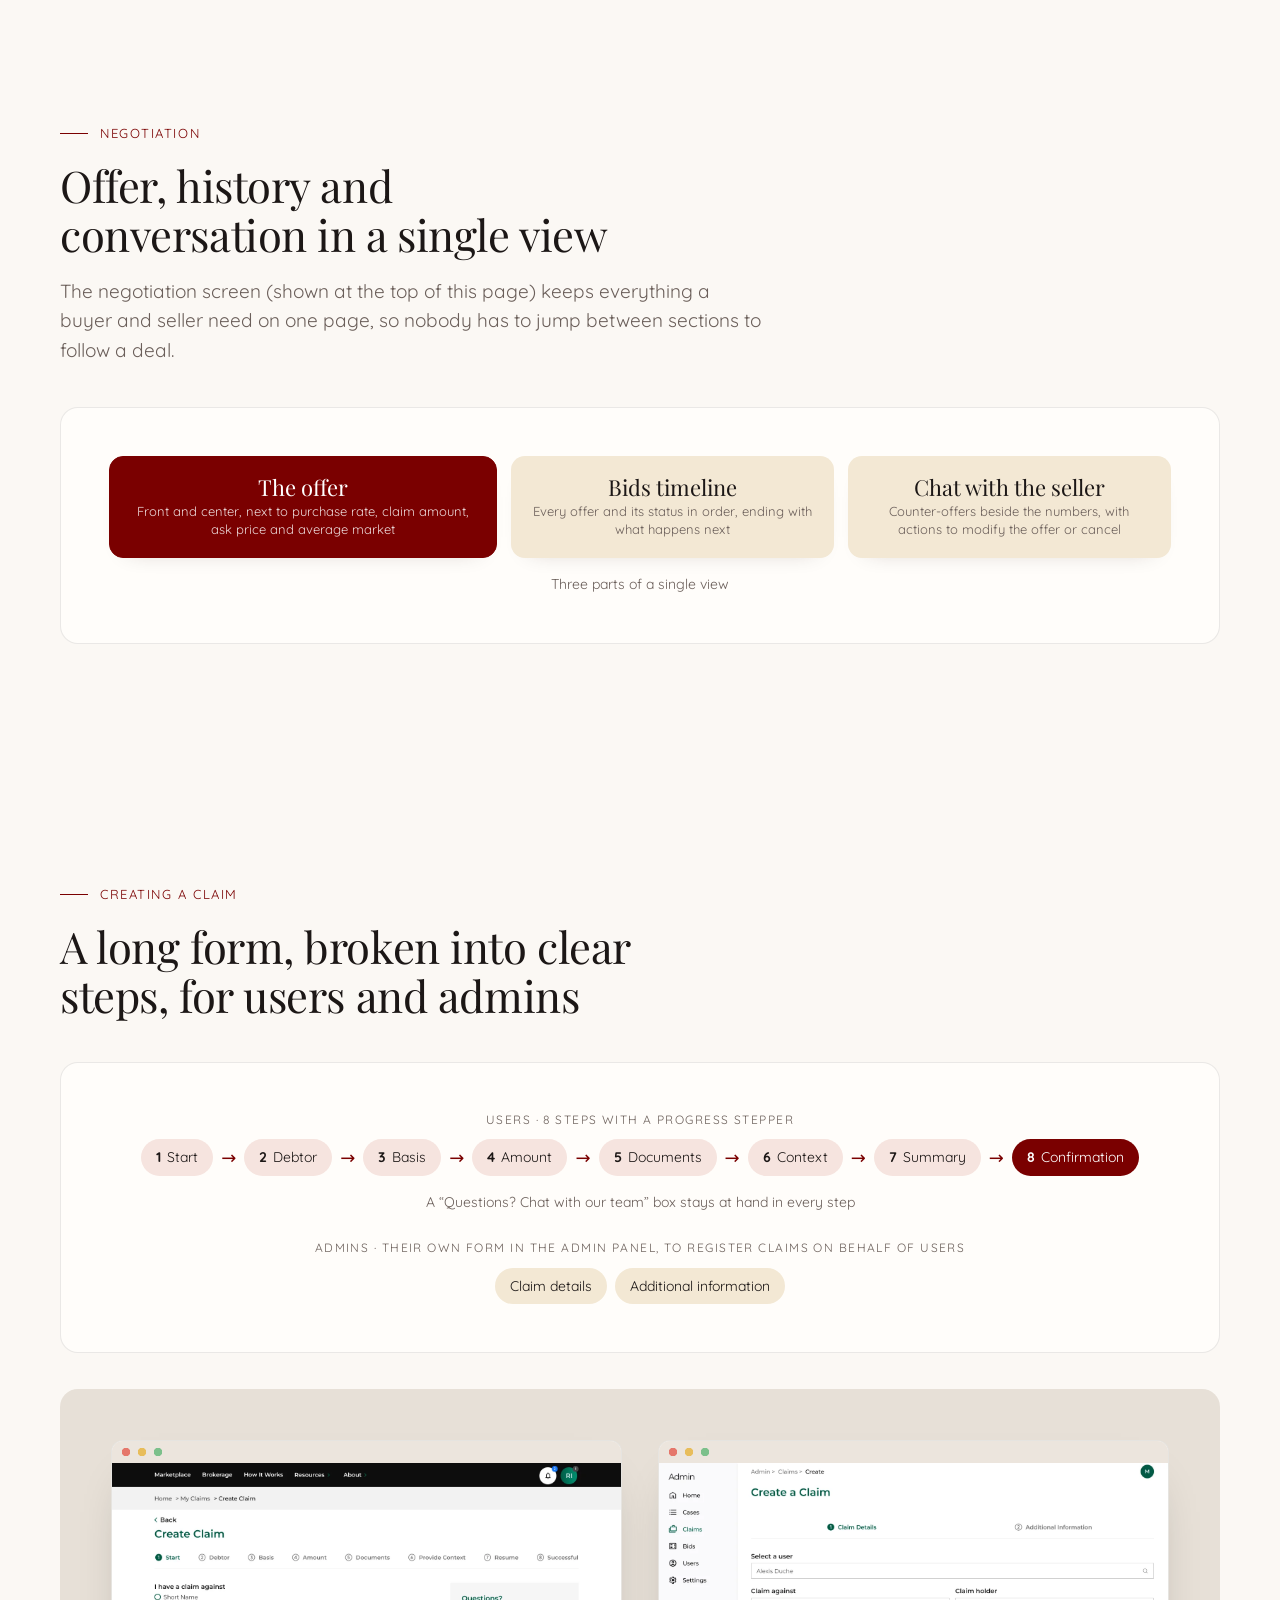
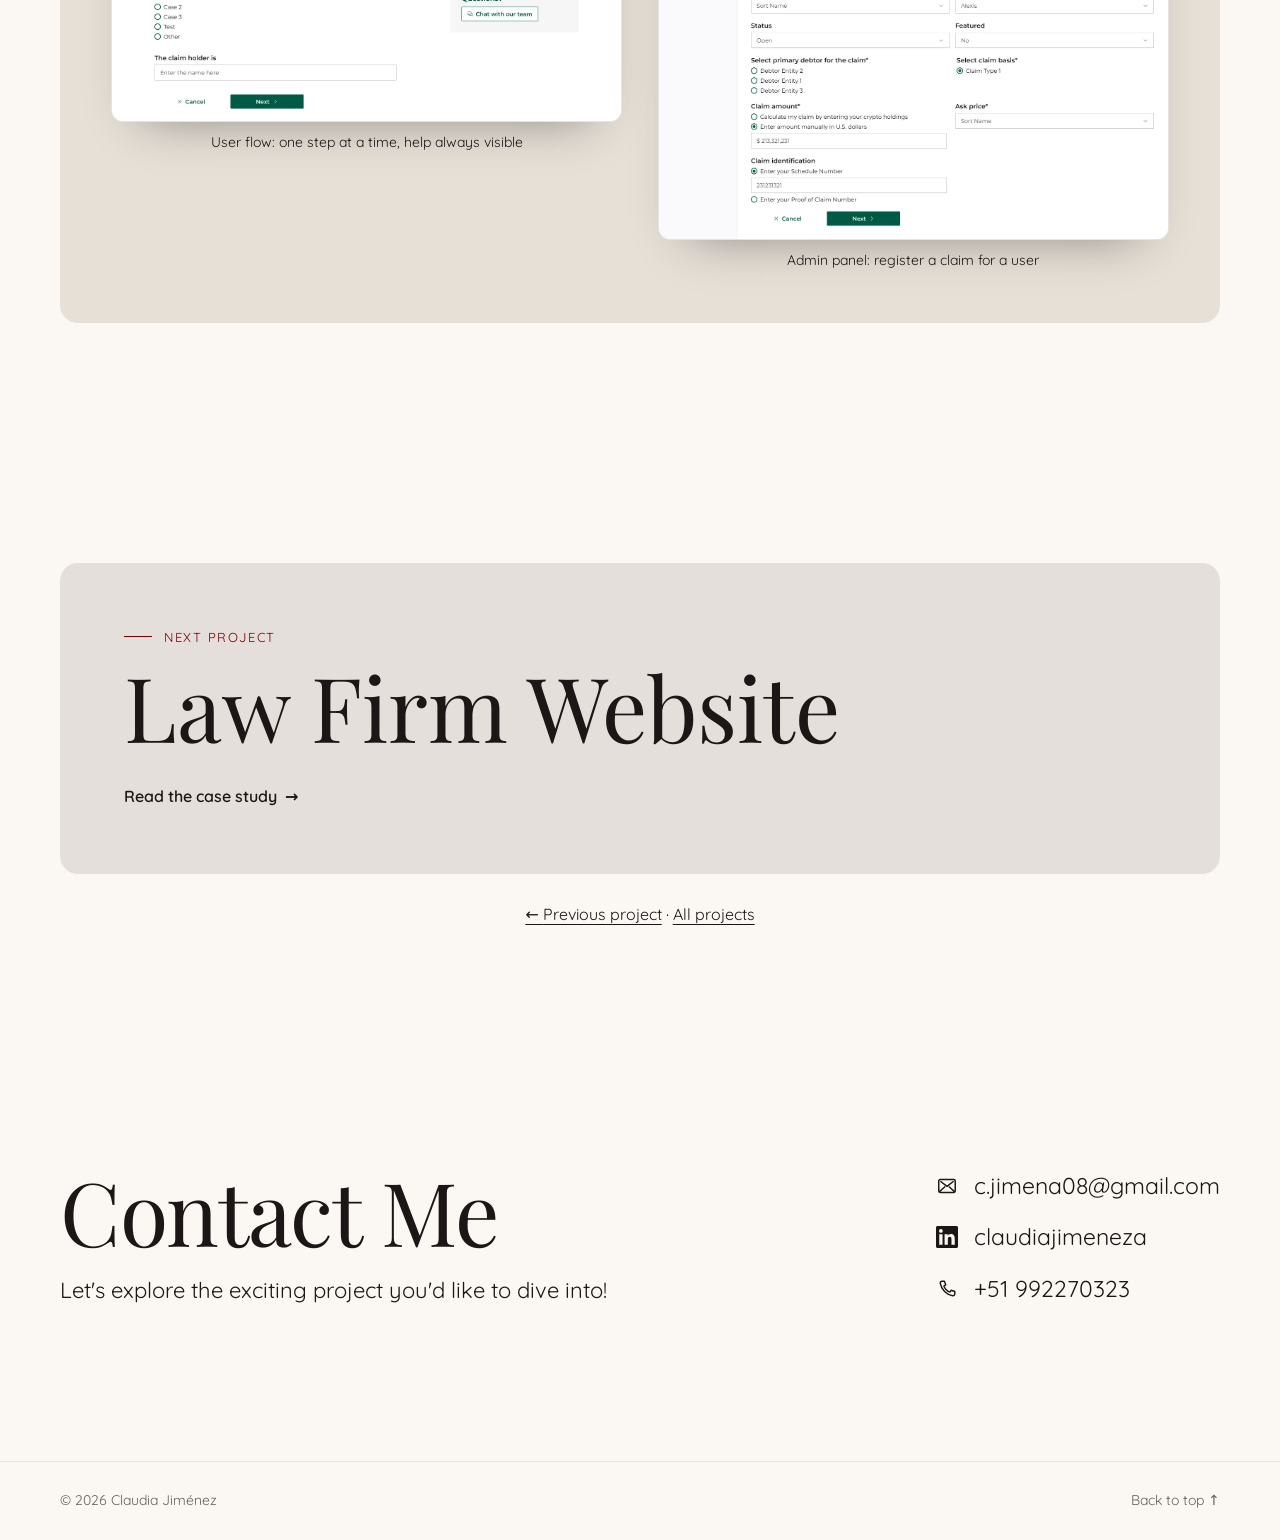
<file: projects/crypto-marketplace.html>
<!doctype html>
<html lang="en" data-lang="en">
<head>
  <meta charset="utf-8" />
  <meta name="viewport" content="width=device-width, initial-scale=1" />
  <title data-en="Crypto Marketplace · Claudia Jiménez" data-es="Crypto Marketplace · Claudia Jiménez">Crypto Marketplace · Claudia Jiménez</title>
  <script>
    /* Apply saved theme + language before first paint to avoid a flash (logic: script.js) */
    (function (d) {
      var get = function (k) { try { return localStorage.getItem(k); } catch (e) { return null; } };
      var t = get('theme'), l = get('lang');
      if (t === 'light' || t === 'dark') d.setAttribute('data-theme', t);
      if (l !== 'en' && l !== 'es') l = /^es\b/i.test(navigator.language || '') ? 'es' : 'en';
      d.lang = l; d.setAttribute('data-lang', l);
      var ti = document.querySelector('title');
      if (ti && ti.getAttribute('data-' + l)) document.title = ti.getAttribute('data-' + l);
    })(document.documentElement);
  </script>
  <meta name="description" content="Claudia Jiménez, UX/UI designer creating digital products with a user-first mindset." />
  <meta property="og:title" content="Claudia Jiménez · UX/UI Designer" />
  <meta property="og:description" content="UX/UI designer creating digital products with a user-first mindset." />
  <link rel="icon" href="data:image/svg+xml,<svg xmlns='http://www.w3.org/2000/svg' viewBox='0 0 64 64'><rect width='64' height='64' rx='14' fill='%237a0000'/><text x='32' y='44' font-family='Georgia,serif' font-size='34' text-anchor='middle' fill='%23fbf8f4'>CJ</text></svg>" />
  <link rel="preconnect" href="https://fonts.googleapis.com" />
  <link rel="preconnect" href="https://fonts.gstatic.com" crossorigin />
  <link href="https://fonts.googleapis.com/css2?family=Luxurious+Script&amp;family=Playfair+Display:ital,wght@0,400;0,500;0,600;1,400&amp;family=Quicksand:wght@400;500;600;700&amp;display=swap" rel="stylesheet" />
  <link rel="stylesheet" href="../styles.css" />
  <style>
    /* crypto-marketplace page-only components (prefix cm-) */
    .cm-sub { margin: 26px 0 10px; font-size: 12px; letter-spacing: .12em; text-transform: uppercase; color: var(--muted); text-align: center; }
    .cm-sub:first-child { margin-top: 0; }
    .cm-hmw { margin: 22px auto 0; max-width: 58ch; text-align: center; font-family: var(--serif); font-style: italic; font-size: clamp(18px, 2vw, 22px); line-height: 1.4; }
    .cm-chips { justify-content: center; }
    .cm-chips .chip { background: var(--r1); border-color: transparent; padding: 8px 14px; }
    .cm-chips .chip b { font-weight: 700; }
    .cm-chips .chip.chip--accent { background: var(--r5); color: var(--on-dark); }
    :root[data-theme="dark"] .cm-chips .chip.chip--accent { color: #1b1110; }
    @media (prefers-color-scheme: dark) { :root:not([data-theme="light"]) .cm-chips .chip.chip--accent { color: #1b1110; } }
    .cm-chips--sand .chip { background: var(--sand1); }
    .cm-track { display: flex; flex-wrap: wrap; justify-content: center; align-items: center; gap: 10px 8px; }
    .cm-track .arrow-r { font-size: 18px; }
    .cm-personas { display: grid; gap: 20px; }
    .cm-personas .persona__id small b { display: block; font-weight: 700; margin-top: 6px; }
    .cm-view { display: grid; grid-template-columns: 1.2fr 1fr 1fr; gap: 14px; }
    .cm-view .node { min-width: 0; padding: 18px; justify-content: flex-start; }
    .cm-view .node:not(.node--accent) { background: var(--sand1); border-color: transparent; }
    .cm-view .node--accent { background: var(--r5); border-color: var(--r5); color: var(--on-dark); }
    :root[data-theme="dark"] .cm-view .node--accent { color: #1b1110; }
    @media (prefers-color-scheme: dark) { :root:not([data-theme="light"]) .cm-view .node--accent { color: #1b1110; } }
    .cm-reframe .node { flex: 1 1 260px; max-width: 360px; }
    .cm-obj { display: grid; grid-template-columns: repeat(4, 1fr); gap: 10px; }
    .cm-obj .chip { flex-direction: column; align-items: flex-start; gap: 2px; border-radius: 14px; padding: 12px 14px; }
    .cm-imap .imap__row { align-items: stretch; }
    .cm-imap .imap__row > .arrow-r { align-self: center; }
    @media (max-width: 900px) { .cm-obj { grid-template-columns: repeat(2, 1fr); } .cm-reframe .node { flex: 0 1 auto; max-width: none; width: 100%; } }
    @media (max-width: 900px) { .cm-imap { gap: 26px; } }
    @media (max-width: 520px) {
      .cm-obj { grid-template-columns: 1fr; }
      .cm-track:not(.cm-chips--sand) { display: grid; grid-template-columns: repeat(2, 1fr); gap: 8px; }
      .cm-track .arrow-r { display: none; }
      .cm-track .chip { justify-content: flex-start; }
    }
    .cm-ba figcaption { font-weight: 700; font-size: 16px; }
    @media (max-width: 900px) { .cm-view { grid-template-columns: 1fr; } }
  </style>
</head>
<body>
  <a class="skip" href="#main"><span data-l="en">Skip to content</span><span data-l="es">Saltar al contenido</span></a>

  <header class="nav" id="top">
    <div class="container nav__inner">
      <a href="../index.html" class="nav__logo">Claudia Jiménez</a>
      <button class="nav__toggle" aria-label="Open menu" aria-expanded="false" aria-controls="nav-links">
        <span></span><span></span>
      </button>
      <nav id="nav-links" class="nav__links">
        <a href="../projects.html" class="is-active" aria-current="page"><span data-l="en">Projects</span><span data-l="es">Proyectos</span></a>
        <a href="../about.html"><span data-l="en">About</span><span data-l="es">Sobre mí</span></a>
        <a href="../cv/index.html">CV</a>
        <a href="#contact" class="pill"><span data-l="en">Contact Me</span><span data-l="es">Contáctame</span></a>
        <div class="nav__tools">
          <div class="lang" role="group" aria-label="Language" data-en-aria-label="Language" data-es-aria-label="Idioma">
            <button type="button" class="lang__btn" data-set-lang="en" lang="en" aria-label="English" aria-pressed="true">EN</button>
            <button type="button" class="lang__btn" data-set-lang="es" lang="es" aria-label="Español" aria-pressed="false">ES</button>
          </div>
          <button type="button" class="icon-btn theme-toggle" aria-pressed="false" aria-label="Dark mode" data-en-aria-label="Dark mode" data-es-aria-label="Modo oscuro">
            <svg class="i-moon" viewBox="0 0 24 24" aria-hidden="true"><path d="M20 14.6A8.2 8.2 0 0 1 9.4 4 8.2 8.2 0 1 0 20 14.6Z" fill="none" stroke="currentColor" stroke-width="1.6" stroke-linejoin="round"/></svg>
            <svg class="i-sun" viewBox="0 0 24 24" aria-hidden="true"><circle cx="12" cy="12" r="4" fill="none" stroke="currentColor" stroke-width="1.6"/><path d="M12 2.8v2.1M12 19.1v2.1M2.8 12h2.1M19.1 12h2.1M5.5 5.5 7 7M17 17l1.5 1.5M5.5 18.5 7 17M17 7l1.5-1.5" fill="none" stroke="currentColor" stroke-width="1.6" stroke-linecap="round"/></svg>
          </button>
        </div>
      </nav>
    </div>
  </header>

  <main id="main">
    <!-- HERO -->
    <section class="cs-hero container">
      <div class="cs-hero__text">
        <a class="back reveal" href="../projects.html"><span aria-hidden="true">←</span> <span data-l="en">All projects</span><span data-l="es">Todos los proyectos</span></a>
        <p class="eyebrow reveal"><span data-l="en">Web · Marketplace redesign · 2023</span><span data-l="es">Web · Rediseño de marketplace · 2023</span></p>
        <h1 class="case__title reveal">Crypto Marketplace</h1>
        <p class="intro__lead reveal">
          <span data-l="en">The redesign of a marketplace for crypto bankruptcy claims, built to help users trade and claim their digital assets with ease.</span>
          <span data-l="es">El rediseño de un marketplace de reclamos por quiebras de empresas cripto, pensado para que los usuarios intercambien y reclamen sus activos digitales con facilidad.</span>
        </p>
      </div>
      <div class="cs-hero__media cs-hero__media--desktop reveal" style="--card:var(--sage)">
        <figure class="shot"><img src="../assets/crypto-marketplace/negotiation.webp" width="1600" height="959" data-en-alt="Negotiation #40 screen with the offer amount, claim details, a bids timeline and a chat with the seller" data-es-alt="Pantalla de la negociación #40 con el monto ofertado, los datos del reclamo, la línea de tiempo de ofertas y el chat con el vendedor" alt="Negotiation #40 screen with the offer amount, claim details, a bids timeline and a chat with the seller"></figure>
      </div>
    </section>

    <!-- TL;DR -->
    <section class="container">
      <dl class="tldr reveal">
        <div><dt><span data-l="en">The problem</span><span data-l="es">El problema</span></dt>
          <dd><span data-l="en">Low transparency, an inconsistent UI, communication scattered outside the platform and high friction were eroding trust and slowing down transactions.</span><span data-l="es">Poca transparencia, una interfaz inconsistente, comunicación dispersa fuera de la plataforma y mucha fricción estaban erosionando la confianza y frenando las transacciones.</span></dd></div>
        <div><dt><span data-l="en">What we did</span><span data-l="es">Qué hicimos</span></dt>
          <dd><span data-l="en">Together with another UX designer: a 7-week research phase, two personas with opposing needs and four “How might we” questions that guided the redesign for buyers, sellers and admins.</span><span data-l="es">Junto con otra diseñadora UX: una fase de investigación de 7 semanas, dos personas con necesidades opuestas y cuatro preguntas “¿Cómo podríamos…?” que guiaron el rediseño para compradores, vendedores y administradores.</span></dd></div>
        <div><dt><span data-l="en">The result</span><span data-l="es">El resultado</span></dt>
          <dd><span data-l="en">New dashboards for buyers, sellers and admins, communication moved inside the platform, and transparent claim evaluation backed by historical data.</span><span data-l="es">Nuevos dashboards para compradores, vendedores y administradores, la comunicación dentro de la plataforma y una evaluación de reclamos transparente, respaldada por datos históricos.</span></dd></div>
      </dl>

      <dl class="facts reveal">
        <div class="fact"><dt><span data-l="en">Role</span><span data-l="es">Rol</span></dt><dd>UX Research · UX UI Designer</dd></div>
        <div class="fact"><dt><span data-l="en">Timeline</span><span data-l="es">Fecha</span></dt><dd><span data-l="en">May – Aug 2023</span><span data-l="es">Mayo – agosto 2023</span></dd></div>
        <div class="fact"><dt><span data-l="en">Client</span><span data-l="es">Cliente</span></dt><dd><span data-l="en">Good Inc. – X-claim (USA)</span><span data-l="es">Good Inc. – X-claim (EE. UU.)</span></dd></div>
        <div class="fact"><dt><span data-l="en">Methodology</span><span data-l="es">Metodología</span></dt><dd>Design Thinking</dd></div>
        <div class="fact"><dt><span data-l="en">Tools</span><span data-l="es">Herramientas</span></dt><dd>Figma · Maze · Trello</dd></div>
        <div class="fact"><dt><span data-l="en">Team</span><span data-l="es">Equipo</span></dt><dd><span data-l="en">Claudia Jiménez &amp; another UX designer</span><span data-l="es">Claudia Jiménez y otra diseñadora UX</span></dd></div>
      </dl>

      <div class="stats reveal">
        <div class="stat"><span class="stat__num">7</span><span class="stat__label"><span data-l="en">weeks of research</span><span data-l="es">semanas de investigación</span></span></div>
        <div class="stat"><span class="stat__num">2</span><span class="stat__label"><span data-l="en">personas with opposing needs</span><span data-l="es">personas con necesidades opuestas</span></span></div>
        <div class="stat"><span class="stat__num">4</span><span class="stat__label"><span data-l="en">“How might we” questions</span><span data-l="es">preguntas “¿Cómo podríamos…?”</span></span></div>
      </div>
    </section>

    <!-- OVERVIEW -->
    <section class="section container story">
      <p class="label reveal"><span data-l="en">Overview</span><span data-l="es">Resumen</span></p>
      <h2 class="story__title reveal"><span data-l="en">A marketplace for bankruptcy claims that people didn’t fully trust</span><span data-l="es">Un marketplace de reclamos por quiebra en el que la gente no terminaba de confiar</span></h2>
      <div class="story__body reveal">
        <p><span data-l="en">X-claim is an online marketplace for buying and selling bankruptcy claims, including claims against crypto estates such as FTX, Celsius, Genesis and Core Scientific. I designed it together with <strong>another UX designer</strong> (research and screens done jointly), inside a cross-functional team of designers, developers and project managers.</span><span data-l="es">X-claim es un marketplace en línea para comprar y vender reclamos por quiebra, incluidos reclamos contra empresas cripto como FTX, Celsius, Genesis y Core Scientific. Lo diseñé junto con <strong>otra diseñadora UX</strong> (investigación y pantallas en conjunto), dentro de un equipo multidisciplinario de diseñadores, desarrolladores y project managers.</span></p>
      </div>
      <div class="viz reveal" style="--card:var(--sage)">
        <div class="factors">
          <div class="factors__in">
            <span class="chip"><span data-l="en">Low transparency</span><span data-l="es">Poca transparencia</span></span>
            <span class="chip"><span data-l="en">Inconsistent UI</span><span data-l="es">Interfaz inconsistente</span></span>
            <span class="chip"><span data-l="en">Fragmented communication</span><span data-l="es">Comunicación fragmentada</span></span>
            <span class="chip"><span data-l="en">High friction</span><span data-l="es">Mucha fricción</span></span>
          </div>
          <span class="arrow-r" aria-hidden="true">→</span>
          <div class="factors__out">
            <div class="node node--accent"><strong><span data-l="en">Redesign</span><span data-l="es">Rediseño</span></strong><small><span data-l="en">what it delivered</span><span data-l="es">lo que entregó</span></small></div>
            <div class="node"><small><span data-l="en">New dashboards for buyers, sellers and admins</span><span data-l="es">Nuevos dashboards para compradores, vendedores y administradores</span></small></div>
            <div class="node"><small><span data-l="en">Communication moved inside the platform</span><span data-l="es">La comunicación, dentro de la plataforma</span></small></div>
            <div class="node"><small><span data-l="en">Transparent claim evaluation with historical data</span><span data-l="es">Evaluación de reclamos transparente, con datos históricos</span></small></div>
          </div>
        </div>
        <p class="viz__caption"><span data-l="en">The problems that reduced trust and transaction velocity, and what the redesign delivered</span><span data-l="es">Los problemas que reducían la confianza y la velocidad de las transacciones, y lo que entregó el rediseño</span></p>
      </div>
    </section>

    <!-- PROCESS -->
    <section class="section container story">
      <p class="label reveal"><span data-l="en">How we worked</span><span data-l="es">Cómo trabajamos</span></p>
      <h2 class="story__title reveal"><span data-l="en">A user-centered, iterative process, from discovery to delivery</span><span data-l="es">Un proceso centrado en el usuario e iterativo, del descubrimiento a la entrega</span></h2>
      <div class="viz reveal" style="--card:var(--sage)">
        <ol class="flow">
          <li><strong><span data-l="en">Empathize</span><span data-l="es">Empatizar</span></strong><small><span data-l="en">Insights report, benchmarking matrix and opportunity map of the existing product</span><span data-l="es">Reporte de insights, matriz de benchmarking y mapa de oportunidades del producto existente</span></small></li>
          <li><strong><span data-l="en">Define</span><span data-l="es">Definir</span></strong><small><span data-l="en">Project charter, problem statement, success metrics, personas, user journeys, pain point matrix and UX priorities</span><span data-l="es">Project charter, planteamiento del problema, métricas de éxito, personas, user journeys, matriz de pain points y prioridades de UX</span></small></li>
          <li><strong><span data-l="en">Ideate</span><span data-l="es">Idear</span></strong><small><span data-l="en">Concept sketches, information architecture and prioritized concepts</span><span data-l="es">Bocetos de concepto, arquitectura de información y conceptos priorizados</span></small></li>
          <li><strong><span data-l="en">Prototype</span><span data-l="es">Prototipar</span></strong><small><span data-l="en">High-fidelity screens, a design system and interactive prototypes</span><span data-l="es">Pantallas de alta fidelidad, un design system y prototipos interactivos</span></small></li>
          <li class="is-final"><strong><span data-l="en">Test &amp; deliver</span><span data-l="es">Testear y entregar</span></strong><small><span data-l="en">Usability testing, annotated screens and interaction specs for handoff, then iteration toward launch</span><span data-l="es">Pruebas de usabilidad, pantallas anotadas y especificaciones de interacción para el handoff, y luego iteración hacia el lanzamiento</span></small></li>
        </ol>
      </div>
    </section>

    <!-- DISCOVERY -->
    <section class="section container story">
      <p class="label reveal"><span data-l="en">Discovery</span><span data-l="es">Descubrimiento</span></p>
      <h2 class="story__title reveal"><span data-l="en">We reframed a business problem as a question about trust and decisions</span><span data-l="es">Convertimos un problema de negocio en una pregunta sobre confianza y decisiones</span></h2>
      <div class="viz reveal" style="--card:var(--sage)">
        <div class="model cm-reframe">
          <div class="node"><strong><span data-l="en">Business problem</span><span data-l="es">Problema de negocio</span></strong><small><span data-l="en">Friction in bidding, communication and transactions limited growth and user autonomy</span><span data-l="es">La fricción al ofertar, comunicarse y cerrar transacciones limitaba el crecimiento y la autonomía</span></small></div>
          <span class="model__rel"><span data-l="en">reframed as</span><span data-l="es">replanteado como</span></span>
          <div class="node node--accent"><strong><span data-l="en">Design problem</span><span data-l="es">Problema de diseño</span></strong><small><span data-l="en">User behavior, decision-making and trust in the system</span><span data-l="es">Comportamiento del usuario, toma de decisiones y confianza en el sistema</span></small></div>
        </div>
        <p class="cm-hmw"><span data-l="en">“How might we enable users to evaluate, communicate and transact claims efficiently and transparently, while reducing dependency on manual intervention?”</span><span data-l="es">“¿Cómo podríamos permitir que los usuarios evalúen, comuniquen y negocien reclamos de forma eficiente y transparente, reduciendo la dependencia de la intervención manual?”</span></p>
        <p class="cm-sub"><span data-l="en">Objectives</span><span data-l="es">Objetivos</span></p>
        <div class="chips cm-chips cm-obj">
          <span class="chip"><b><span data-l="en">Transparency</span><span data-l="es">Transparencia</span></b><span data-l="en">in how claims are evaluated</span><span data-l="es">en la evaluación de reclamos</span></span>
          <span class="chip"><b><span data-l="en">Autonomy</span><span data-l="es">Autonomía</span></b><span data-l="en">for buyers and sellers</span><span data-l="es">para compradores y vendedores</span></span>
          <span class="chip"><b><span data-l="en">Less manual work</span><span data-l="es">Menos trabajo manual</span></b><span data-l="en">less friction from manual processes</span><span data-l="es">menos fricción por procesos manuales</span></span>
          <span class="chip"><b><span data-l="en">Scalability</span><span data-l="es">Escalabilidad</span></b><span data-l="en">without more operational load</span><span data-l="es">sin más carga operativa</span></span>
        </div>
      </div>
    </section>

    <!-- RESEARCH -->
    <section class="section container story">
      <p class="label reveal"><span data-l="en">Research</span><span data-l="es">Investigación</span></p>
      <h2 class="story__title reveal"><span data-l="en">Seven weeks to understand the “why” behind the friction</span><span data-l="es">Siete semanas para entender el “por qué” de la fricción</span></h2>
      <div class="story__body reveal">
        <p><span data-l="en">Seven weeks of <strong>quantitative analysis, a heuristic evaluation and direct conversations with users</strong> surfaced two kinds of users with opposing needs: creditors who need liquidity, and investors who look for value.</span><span data-l="es">Siete semanas de <strong>análisis cuantitativo, una evaluación heurística y conversaciones directas con usuarios</strong> revelaron dos tipos de usuarios con necesidades opuestas: acreedores que necesitan liquidez e inversionistas que buscan valor.</span></p>
      </div>
      <div class="cm-personas">
        <div class="viz reveal" style="--card:var(--sage)">
          <div class="persona">
            <div class="persona__id">
              <span class="avatar" aria-hidden="true">A</span>
              <strong>Alyssa</strong>
              <small><span data-l="en">Former FinTech employee</span><span data-l="es">Ex empleada de una FinTech</span><b><span data-l="en">Seller · creditor who needs liquidity</span><span data-l="es">Vendedora · acreedora que necesita liquidez</span></b></small>
            </div>
            <div class="persona__col">
              <h4><span data-l="en">Needs</span><span data-l="es">Necesita</span></h4>
              <ul>
              <li><span data-l="en">A straightforward way to list her claim, without confusing legal terms</span><span data-l="es">Una forma simple de publicar su reclamo, sin términos legales confusos</span></li>
              <li><span data-l="en">Confidence that buyers are verified and the transaction is secure</span><span data-l="es">La seguridad de que los compradores están verificados y la transacción es segura</span></li>
              <li><span data-l="en">A central dashboard to see listings, track offers and claim status</span><span data-l="es">Un dashboard central para ver publicaciones, seguir ofertas y el estado del reclamo</span></li>
              </ul>
            </div>
            <div class="persona__col persona__col--pain">
              <h4><span data-l="en">Frustrations</span><span data-l="es">Frustraciones</span></h4>
              <ul>
              <li><span data-l="en">After submitting a claim she landed on the homepage, with no way to see what happened next</span><span data-l="es">Después de enviar su reclamo volvía a la home, sin saber qué pasaba después</span></li>
              <li><span data-l="en">Anxiety about fraud and unverified buyers</span><span data-l="es">Ansiedad por el fraude y los compradores no verificados</span></li>
              <li><span data-l="en">The real action happened in emails, with no control or record</span><span data-l="es">Todo pasaba por correo, sin control ni registro</span></li>
              </ul>
            </div>
          </div>
        </div>
        <div class="viz reveal" style="--card:var(--sage)">
          <div class="persona">
            <div class="persona__id">
              <span class="avatar" aria-hidden="true">E</span>
              <strong>Edward</strong>
              <small><span data-l="en">Hedge fund founder</span><span data-l="es">Fundador de un hedge fund</span><b><span data-l="en">Buyer · investor who looks for value</span><span data-l="es">Comprador · inversionista que busca valor</span></b></small>
            </div>
            <div class="persona__col">
              <h4><span data-l="en">Likes</span><span data-l="es">Valora</span></h4>
              <ul>
              <li><span data-l="en">The volume and variety of claims</span><span data-l="es">El volumen y la variedad de reclamos</span></li>
              <li><span data-l="en">Reviewing and bidding quickly</span><span data-l="es">Revisar y ofertar rápido</span></li>
              <li><span data-l="en">A centralized feed</span><span data-l="es">Un feed centralizado</span></li>
              </ul>
            </div>
            <div class="persona__col persona__col--pain">
              <h4><span data-l="en">Frustrations</span><span data-l="es">Frustraciones</span></h4>
              <ul>
              <li><span data-l="en">Claims lacked critical documentation, forcing external research and guesswork</span><span data-l="es">A los reclamos les faltaba documentación clave: tenía que investigar por fuera y adivinar</span></li>
              <li><span data-l="en">No central dashboard to track bids, and no way to bid on several claims at once</span><span data-l="es">Sin dashboard para seguir sus ofertas ni forma de ofertar por varios reclamos a la vez</span></li>
              <li><span data-l="en">No visibility into market activity or competing interest</span><span data-l="es">Sin visibilidad de la actividad del mercado ni del interés de otros compradores</span></li>
              </ul>
            </div>
          </div>
        </div>
      </div>
    </section>

    <!-- HMW -->
    <section class="section container story">
      <p class="label reveal"><span data-l="en">From questions to solutions</span><span data-l="es">De preguntas a soluciones</span></p>
      <h2 class="story__title reveal"><span data-l="en">Four “How might we” questions, four directions for the redesign</span><span data-l="es">Cuatro preguntas “¿Cómo podríamos…?”, cuatro direcciones para el rediseño</span></h2>
      <div class="viz reveal" style="--card:var(--sage)">
        <div class="imap cm-imap">
          <div class="imap__head"><span><span data-l="en">How might we…</span><span data-l="es">¿Cómo podríamos…?</span></span><span></span><span><span data-l="en">Solution direction</span><span data-l="es">Dirección de solución</span></span></div>
          <div class="imap__row">
            <div><b><span data-l="en">For sellers</span><span data-l="es">Para vendedores</span></b><span data-l="en">How might we give sellers immediate control and visibility after listing a claim?</span><span data-l="es">¿Cómo podríamos dar a los vendedores control y visibilidad inmediatos después de publicar un reclamo?</span></div>
            <span class="arrow-r" aria-hidden="true">→</span>
            <div class="is-solution"><b><span data-l="en">Seller dashboard</span><span data-l="es">Dashboard para vendedores</span></b><span data-l="en">Status tracker (“Listed”, “Offers received”) and actionable notifications</span><span data-l="es">Seguimiento de estado (“Publicado”, “Ofertas recibidas”) y notificaciones accionables</span></div>
          </div>
          <div class="imap__row">
            <div><b><span data-l="en">For buyers</span><span data-l="es">Para compradores</span></b><span data-l="en">How might we give buyers transparent data and market insights to bid with confidence?</span><span data-l="es">¿Cómo podríamos dar a los compradores datos transparentes y contexto de mercado para ofertar con confianza?</span></div>
            <span class="arrow-r" aria-hidden="true">→</span>
            <div class="is-solution"><b><span data-l="en">Claim docket, market intel and buyer dashboard</span><span data-l="es">Ficha de reclamo, panel de mercado y dashboard para compradores</span></b><span data-l="en">Every document and the asset breakdown, historical prices for similar claims, “My bids”, “Saved searches” and “Market alerts”</span><span data-l="es">Todos los documentos y el detalle de activos, precios históricos de reclamos similares, “Mis ofertas”, “Búsquedas guardadas” y “Alertas de mercado”</span></div>
          </div>
          <div class="imap__row">
            <div><b><span data-l="en">Communication</span><span data-l="es">Comunicación</span></b><span data-l="en">How might we make communication between buyers and sellers secure and efficient?</span><span data-l="es">¿Cómo podríamos lograr una comunicación segura y eficiente entre compradores y vendedores?</span></div>
            <span class="arrow-r" aria-hidden="true">→</span>
            <div class="is-solution"><b><span data-l="en">In-platform messaging</span><span data-l="es">Mensajería dentro de la plataforma</span></b><span data-l="en">Linked to each claim, with a history that works as an audit trail, and verified user badges</span><span data-l="es">Vinculada a cada reclamo, con un historial que sirve como registro de auditoría, y distintivos de usuario verificado</span></div>
          </div>
          <div class="imap__row">
            <div><b><span data-l="en">Many claims</span><span data-l="es">Varios reclamos</span></b><span data-l="en">How might we streamline discovering and acting on multiple claims?</span><span data-l="es">¿Cómo podríamos agilizar el descubrimiento de reclamos y la acción sobre varios a la vez?</span></div>
            <span class="arrow-r" aria-hidden="true">→</span>
            <div class="is-solution"><b><span data-l="en">Filters and bulk actions</span><span data-l="es">Filtros y acciones masivas</span></b><span data-l="en">Advanced filters, saved searches, bidding on several claims at once and a “Followed claims” list</span><span data-l="es">Filtros avanzados, búsquedas guardadas, ofertar por varios reclamos a la vez y una lista de “Reclamos seguidos”</span></div>
          </div>
        </div>
      </div>
    </section>

    <!-- BEFORE / AFTER -->
    <section class="section container story">
      <p class="label reveal"><span data-l="en">Before &amp; after</span><span data-l="es">Antes y después</span></p>
      <h2 class="story__title reveal"><span data-l="en">The claim view went from a static record to a place to decide</span><span data-l="es">La vista del reclamo pasó de ser un registro estático a un lugar para decidir</span></h2>
      <div class="shots shots--2 cm-ba reveal" style="--card:var(--sage)">
        <figure>
          <div class="shot"><img src="../assets/crypto-marketplace/claim-before.webp" width="596" height="428" loading="lazy" data-en-alt="Original claim view: a plain table of claim amount details and supporting document checkboxes" data-es-alt="Vista original del reclamo: una tabla simple con el detalle del monto y casillas de documentos de respaldo" alt="Original claim view: a plain table of claim amount details and supporting document checkboxes"></div>
          <figcaption><span data-l="en">Before</span><span data-l="es">Antes</span></figcaption>
        </figure>
        <figure>
          <div class="shot"><img src="../assets/crypto-marketplace/claim-after.webp" width="608" height="422" loading="lazy" data-en-alt="Redesigned claim view with a status badge, claim value, market and ask price bar, a Place Bid button and a token breakdown table" data-es-alt="Vista rediseñada del reclamo con etiqueta de estado, valor del reclamo, barra de precio de mercado y precio pedido, botón para ofertar y tabla de tokens" alt="Redesigned claim view with a status badge, claim value, market and ask price bar, a Place Bid button and a token breakdown table"></div>
          <figcaption><span data-l="en">After</span><span data-l="es">Después</span></figcaption>
        </figure>
      </div>
      <div class="viz reveal" style="--card:var(--sage)">
        <div class="imap cm-imap">
          <div class="imap__head"><span><span data-l="en">Before</span><span data-l="es">Antes</span></span><span></span><span><span data-l="en">After</span><span data-l="es">Después</span></span></div>
          <div class="imap__row">
            <div><b><span data-l="en">Unclear claim status</span><span data-l="es">Estado del reclamo poco claro</span></b><span data-l="en">No standardized states, no timeline or progress, no visibility into what happened or comes next</span><span data-l="es">Sin estados estandarizados, sin línea de tiempo ni progreso, sin visibilidad de lo pasado ni de lo que viene</span></div>
            <span class="arrow-r" aria-hidden="true">→</span>
            <div class="is-solution"><b><span data-l="en">Standardized claim status</span><span data-l="es">Estado estandarizado</span></b><span data-l="en">Buyers see where each claim stands: Listed · In contract · Expired</span><span data-l="es">Los compradores ven en qué punto está cada reclamo: Publicado · En contrato · Vencido</span></div>
          </div>
          <div class="imap__row">
            <div><b><span data-l="en">No historical pricing</span><span data-l="es">Sin precios históricos</span></b><span data-l="en">No reference points, no market trend, no data to justify offers</span><span data-l="es">Sin puntos de referencia, sin tendencia de mercado, sin datos para justificar una oferta</span></div>
            <span class="arrow-r" aria-hidden="true">→</span>
            <div class="is-solution"><b><span data-l="en">Historical prices and key metrics</span><span data-l="es">Precios históricos y métricas clave</span></b><span data-l="en">Transaction history right inside the claim, plus a panel with critical data for informed bidding</span><span data-l="es">El historial de transacciones dentro del reclamo, más un panel con los datos críticos para ofertar con información</span></div>
          </div>
          <div class="imap__row">
            <div><b><span data-l="en">Communication outside the platform</span><span data-l="es">Comunicación fuera de la plataforma</span></b><span data-l="en">Email, calls and spreadsheets, not tied to the claim</span><span data-l="es">Correos, llamadas y hojas de cálculo, sin relación con el reclamo</span></div>
            <span class="arrow-r" aria-hidden="true">→</span>
            <div class="is-solution"><b><span data-l="en">Communication inside the platform</span><span data-l="es">Comunicación dentro de la plataforma</span></b><span data-l="en">Messaging linked to each claim (see Negotiation below)</span><span data-l="es">Mensajería vinculada a cada reclamo (ver Negociación más abajo)</span></div>
          </div>
          <div class="imap__row">
            <div><b><span data-l="en">No document flagging</span><span data-l="es">Sin forma de reportar documentos</span></b><span data-l="en">Errors in seller documents were hard to report, with no structured way to alert admins</span><span data-l="es">Los errores en documentos del vendedor eran difíciles de reportar, sin una forma estructurada de alertar a los administradores</span></div>
            <span class="arrow-r" aria-hidden="true">→</span>
            <div class="is-solution"><b><span data-l="en">Flag documents</span><span data-l="es">Reportar documentos</span></b><span data-l="en">Buyers flag problematic documents directly in the platform</span><span data-l="es">Los compradores reportan documentos con problemas desde la plataforma</span></div>
          </div>
        </div>
      </div>
    </section>

    <!-- MARKETPLACE -->
    <section class="section container story">
      <p class="label reveal"><span data-l="en">The final screens</span><span data-l="es">Las pantallas finales</span></p>
      <h2 class="story__title reveal"><span data-l="en">Market data comes first, so every bid starts informed</span><span data-l="es">Los datos del mercado van primero, para que cada oferta parta informada</span></h2>
      <div class="viz reveal" style="--card:var(--sage)">
        <ol class="flow flow--plain">
          <li><strong><span data-l="en">A tab per debtor</span><span data-l="es">Una pestaña por deudor</span></strong><small><span data-l="en">Each debtor gets its own tab</span><span data-l="es">Cada deudor tiene su propia pestaña</span></small></li>
          <li><strong><span data-l="en">Market data</span><span data-l="es">Datos del mercado</span></strong><small><span data-l="en">Inventory available, current ask and bid, 30-day average market price and a historical pricing chart</span><span data-l="es">Inventario disponible, precios de compra y venta, precio promedio de 30 días y un gráfico histórico</span></small></li>
          <li><strong><span data-l="en">Featured claim cards</span><span data-l="es">Reclamos destacados</span></strong><small><span data-l="en">Debtor, seller, status, process, dates and ask price</span><span data-l="es">Deudor, vendedor, estado, proceso, fechas y precio</span></small></li>
          <li class="is-final"><strong><span data-l="en">Place Bid</span><span data-l="es">Ofertar</span></strong><small><span data-l="en">A direct action on every card</span><span data-l="es">Una acción directa en cada tarjeta</span></small></li>
        </ol>
        <p class="viz__caption"><span data-l="en">The home, from top to bottom</span><span data-l="es">La home, de arriba hacia abajo</span></p>
      </div>
      <div class="shots reveal" style="--card:var(--sage)">
        <figure><div class="shot"><img src="../assets/crypto-marketplace/marketplace.webp" width="1600" height="959" loading="lazy" data-en-alt="Marketplace home with debtor tabs, inventory, market pricing, a historical pricing chart and featured claim cards with a Place Bid button" data-es-alt="Home del marketplace con pestañas por deudor, inventario, precios de mercado, gráfico histórico y tarjetas de reclamos destacados con botón para ofertar" alt="Marketplace home with debtor tabs, inventory, market pricing, a historical pricing chart and featured claim cards with a Place Bid button"></div><figcaption><span data-l="en">Marketplace home: pricing context above, featured claims below</span><span data-l="es">Home del marketplace: contexto de precios arriba, reclamos destacados abajo</span></figcaption></figure>
      </div>
    </section>

    <!-- NEGOTIATION -->
    <section class="section container story">
      <p class="label reveal"><span data-l="en">Negotiation</span><span data-l="es">Negociación</span></p>
      <h2 class="story__title reveal"><span data-l="en">Offer, history and conversation in a single view</span><span data-l="es">Oferta, historial y conversación en una sola vista</span></h2>
      <div class="story__body reveal">
        <p><span data-l="en">The negotiation screen (shown at the top of this page) keeps everything a buyer and seller need on one page, so nobody has to jump between sections to follow a deal.</span><span data-l="es">La pantalla de negociación (al inicio de esta página) reúne en una sola vista todo lo que necesitan comprador y vendedor, para que nadie tenga que saltar entre secciones para seguir un trato.</span></p>
      </div>
      <div class="viz reveal" style="--card:var(--sage)">
        <div class="cm-view">
          <div class="node node--accent"><strong><span data-l="en">The offer</span><span data-l="es">La oferta</span></strong><small><span data-l="en">Front and center, next to purchase rate, claim amount, ask price and average market</span><span data-l="es">En primer plano, junto a la tasa de compra, el monto del reclamo, el precio pedido y el promedio de mercado</span></small></div>
          <div class="node"><strong><span data-l="en">Bids timeline</span><span data-l="es">Línea de tiempo de ofertas</span></strong><small><span data-l="en">Every offer and its status in order, ending with what happens next</span><span data-l="es">Cada oferta y su estado en orden, terminando con el siguiente paso</span></small></div>
          <div class="node"><strong><span data-l="en">Chat with the seller</span><span data-l="es">Chat con el vendedor</span></strong><small><span data-l="en">Counter-offers beside the numbers, with actions to modify the offer or cancel</span><span data-l="es">Contraofertas junto a las cifras, con acciones para modificar la oferta o cancelar</span></small></div>
        </div>
        <p class="viz__caption"><span data-l="en">Three parts of a single view</span><span data-l="es">Tres partes de una sola vista</span></p>
      </div>
    </section>

    <!-- CLAIMS -->
    <section class="section container story">
      <p class="label reveal"><span data-l="en">Creating a claim</span><span data-l="es">Crear un reclamo</span></p>
      <h2 class="story__title reveal"><span data-l="en">A long form, broken into clear steps, for users and admins</span><span data-l="es">Un formulario largo, dividido en pasos claros, para usuarios y administradores</span></h2>
      <div class="viz reveal" style="--card:var(--sage)">
        <p class="cm-sub"><span data-l="en">Users · 8 steps with a progress stepper</span><span data-l="es">Usuarios · 8 pasos con indicador de progreso</span></p>
        <div class="cm-track cm-chips">
          <span class="chip"><b>1</b> <span data-l="en">Start</span><span data-l="es">Inicio</span></span>
          <span class="arrow-r" aria-hidden="true">→</span>
          <span class="chip"><b>2</b> <span data-l="en">Debtor</span><span data-l="es">Deudor</span></span>
          <span class="arrow-r" aria-hidden="true">→</span>
          <span class="chip"><b>3</b> <span data-l="en">Basis</span><span data-l="es">Fundamento</span></span>
          <span class="arrow-r" aria-hidden="true">→</span>
          <span class="chip"><b>4</b> <span data-l="en">Amount</span><span data-l="es">Monto</span></span>
          <span class="arrow-r" aria-hidden="true">→</span>
          <span class="chip"><b>5</b> <span data-l="en">Documents</span><span data-l="es">Documentos</span></span>
          <span class="arrow-r" aria-hidden="true">→</span>
          <span class="chip"><b>6</b> <span data-l="en">Context</span><span data-l="es">Contexto</span></span>
          <span class="arrow-r" aria-hidden="true">→</span>
          <span class="chip"><b>7</b> <span data-l="en">Summary</span><span data-l="es">Resumen</span></span>
          <span class="arrow-r" aria-hidden="true">→</span>
          <span class="chip chip--accent"><b>8</b> <span data-l="en">Confirmation</span><span data-l="es">Confirmación</span></span>
        </div>
        <p class="viz__caption"><span data-l="en">A “Questions? Chat with our team” box stays at hand in every step</span><span data-l="es">Un recuadro de “¿Preguntas? Chatea con nuestro equipo” siempre a mano en cada paso</span></p>
        <p class="cm-sub"><span data-l="en">Admins · their own form in the admin panel, to register claims on behalf of users</span><span data-l="es">Administradores · su propio formulario en el panel, para registrar reclamos en nombre de los usuarios</span></p>
        <div class="cm-track cm-chips cm-chips--sand">
          <span class="chip"><span data-l="en">Claim details</span><span data-l="es">Datos del reclamo</span></span>
          <span class="chip"><span data-l="en">Additional information</span><span data-l="es">Información adicional</span></span>
        </div>
      </div>
      <div class="shots shots--2 reveal" style="--card:var(--sage)">
        <figure><div class="shot"><img src="../assets/crypto-marketplace/create-claim.webp" width="1440" height="730" loading="lazy" data-en-alt="Create Claim screen with an 8-step progress stepper, the first question and a Questions? Chat with our team box" data-es-alt="Pantalla Crear reclamo con un indicador de 8 pasos, la primera pregunta y un recuadro de ayuda para chatear con el equipo" alt="Create Claim screen with an 8-step progress stepper, the first question and a Questions? Chat with our team box"></div><figcaption><span data-l="en">User flow: one step at a time, help always visible</span><span data-l="es">Flujo de usuario: un paso a la vez, ayuda siempre visible</span></figcaption></figure>
        <figure><div class="shot"><img src="../assets/crypto-marketplace/admin-claim.webp" width="1440" height="1063" loading="lazy" data-en-alt="Admin panel Create a Claim form with user search, debtor, claim basis, claim amount and claim identification fields" data-es-alt="Formulario Crear un reclamo del panel administrativo con búsqueda de usuario, deudor, fundamento, monto e identificación del reclamo" alt="Admin panel Create a Claim form with user search, debtor, claim basis, claim amount and claim identification fields"></div><figcaption><span data-l="en">Admin panel: register a claim for a user</span><span data-l="es">Panel administrativo: registrar un reclamo para un usuario</span></figcaption></figure>
      </div>
    </section>

    <!-- NEXT -->
    <section class="section container">
      <a class="next-card reveal" href="law-firm-website.html" style="--card:var(--sky)">
        <div>
          <p class="label"><span data-l="en">Next project</span><span data-l="es">Siguiente proyecto</span></p>
          <h2 class="next-card__title"><span data-l="en">Law Firm Website</span><span data-l="es">Sitio web legal</span></h2>
          <span class="card__cta"><span data-l="en">Read the case study</span><span data-l="es">Leer el caso de estudio</span> <span class="arrow" aria-hidden="true">→</span></span>
        </div>
      </a>
      <p class="pager__all reveal"><a href="work-connect.html">← <span data-l="en">Previous project</span><span data-l="es">Proyecto anterior</span></a> · <a href="../projects.html"><span data-l="en">All projects</span><span data-l="es">Todos los proyectos</span></a></p>
    </section>

    <!-- CONTACT -->
    <section id="contact" class="section container contact">
      <div class="contact__text reveal">
        <h2 class="contact__title"><span data-l="en">Contact Me</span><span data-l="es">Contáctame</span></h2>
        <p><span data-l="en">Let's explore the exciting project you'd like to dive into!</span><span data-l="es">¡Hablemos del proyecto que tienes en mente y hagámoslo realidad!</span></p>
      </div>
      <ul class="contact__list reveal">
        <li>
          <svg viewBox="0 0 24 24" aria-hidden="true"><path d="M3 6.5A1.5 1.5 0 0 1 4.5 5h15A1.5 1.5 0 0 1 21 6.5v11a1.5 1.5 0 0 1-1.5 1.5h-15A1.5 1.5 0 0 1 3 17.5v-11Zm1.8.3 7.2 5.6 7.2-5.6M4 18l6-5.5M20 18l-6-5.5" fill="none" stroke="currentColor" stroke-width="1.6" stroke-linejoin="round"/></svg>
          <a href="mailto:c.jimena08@gmail.com">c.jimena08@gmail.com</a>
        </li>
        <li>
          <svg viewBox="0 0 24 24" aria-hidden="true"><path fill="currentColor" d="M20.45 20.45h-3.56v-5.57c0-1.33-.02-3.04-1.85-3.04-1.85 0-2.14 1.45-2.14 2.94v5.67H9.35V9h3.41v1.56h.05c.48-.9 1.64-1.85 3.37-1.85 3.6 0 4.27 2.37 4.27 5.46v6.28ZM5.34 7.43a2.06 2.06 0 1 1 0-4.13 2.06 2.06 0 0 1 0 4.13ZM7.12 20.45H3.56V9h3.56v11.45ZM22.22 0H1.77C.79 0 0 .77 0 1.73v20.54C0 23.23.79 24 1.77 24h20.45c.98 0 1.78-.77 1.78-1.73V1.73C24 .77 23.2 0 22.22 0Z"/></svg>
          <a href="https://www.linkedin.com/in/claudiajimeneza" target="_blank" rel="noopener">claudiajimeneza</a>
        </li>
        <li>
          <svg viewBox="0 0 24 24" aria-hidden="true"><path d="M6.6 3.5h2.6l1.4 4-2 1.3a11 11 0 0 0 6.6 6.6l1.3-2 4 1.4v2.6a2 2 0 0 1-2.2 2A17 17 0 0 1 4.6 5.7a2 2 0 0 1 2-2.2Z" fill="none" stroke="currentColor" stroke-width="1.6" stroke-linejoin="round"/></svg>
          <a href="tel:+51992270323">+51 992270323</a>
        </li>
      </ul>
    </section>
  </main>

  <footer class="footer container">
    <span>© <span id="year"></span> Claudia Jiménez</span>
    <a href="#top"><span data-l="en">Back to top</span><span data-l="es">Volver arriba</span> ↑</a>
  </footer>

  <script src="../script.js"></script>
</body>
</html>
</file>
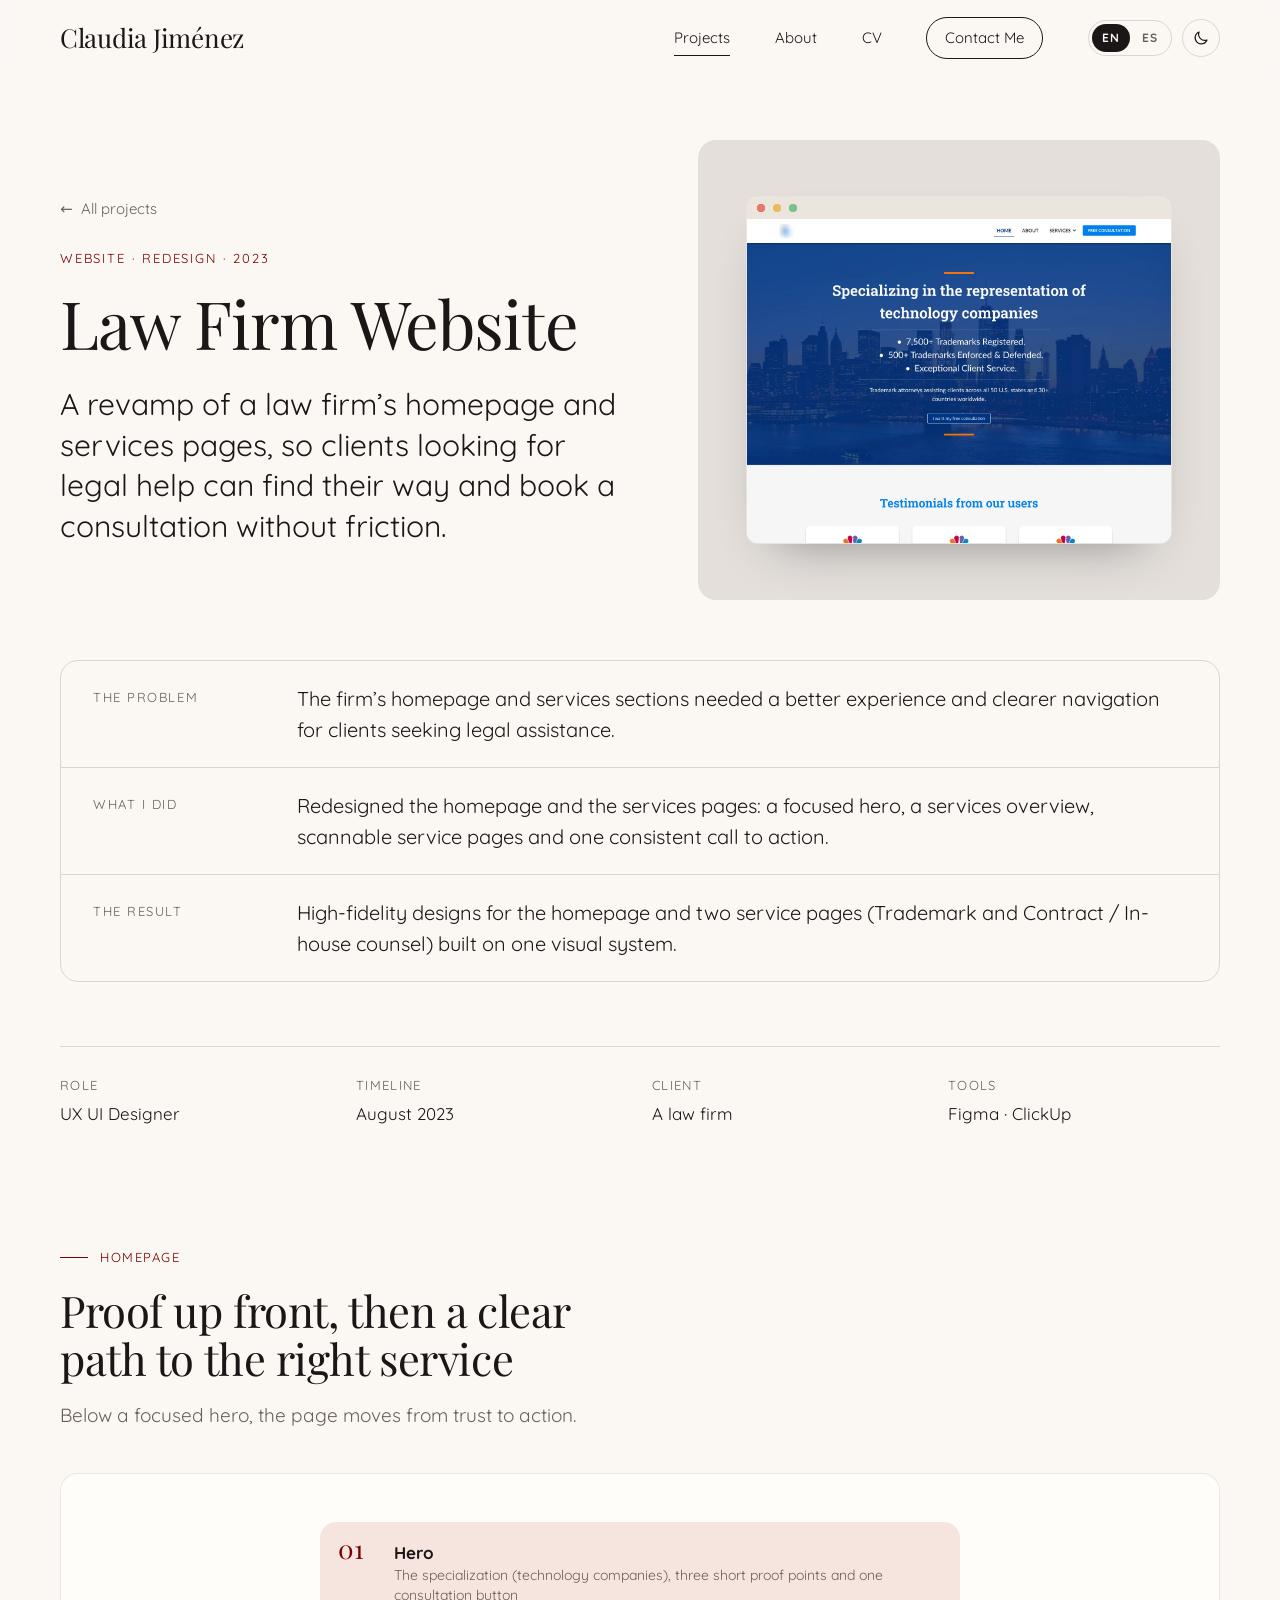
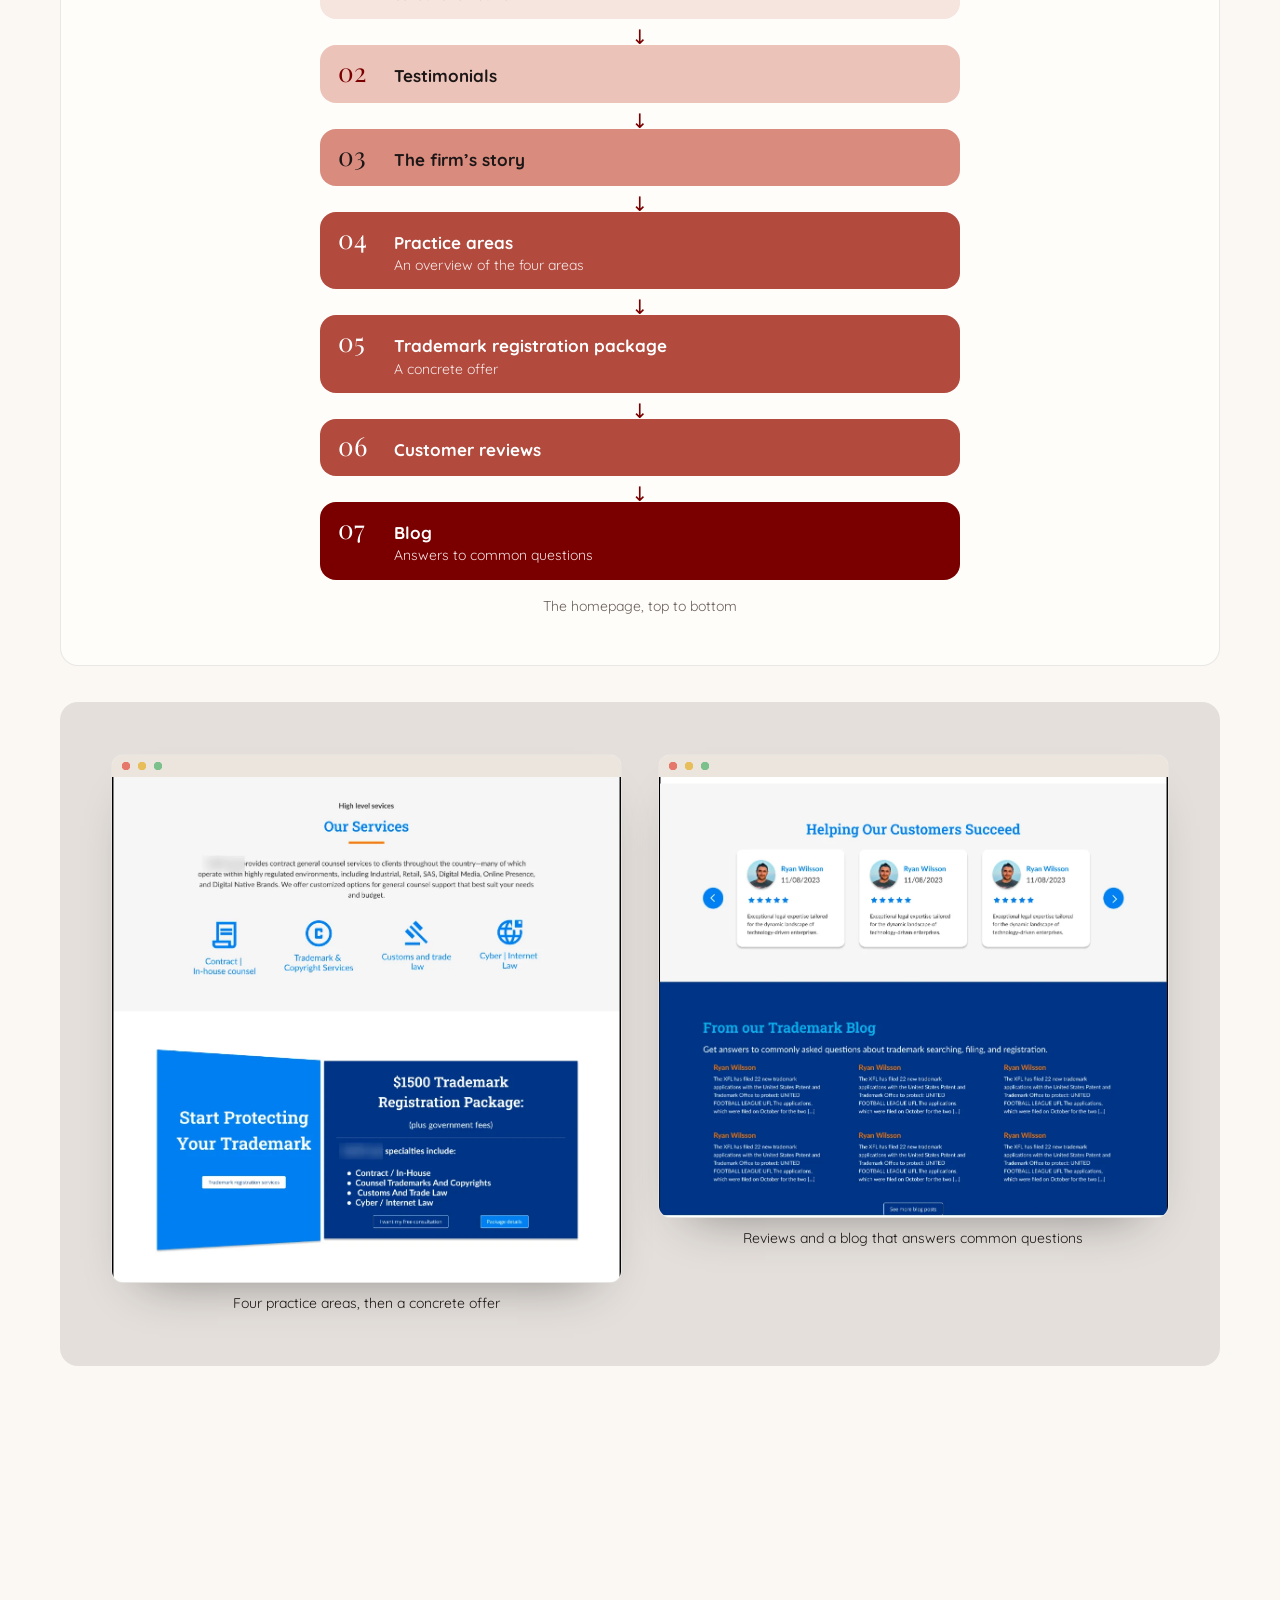
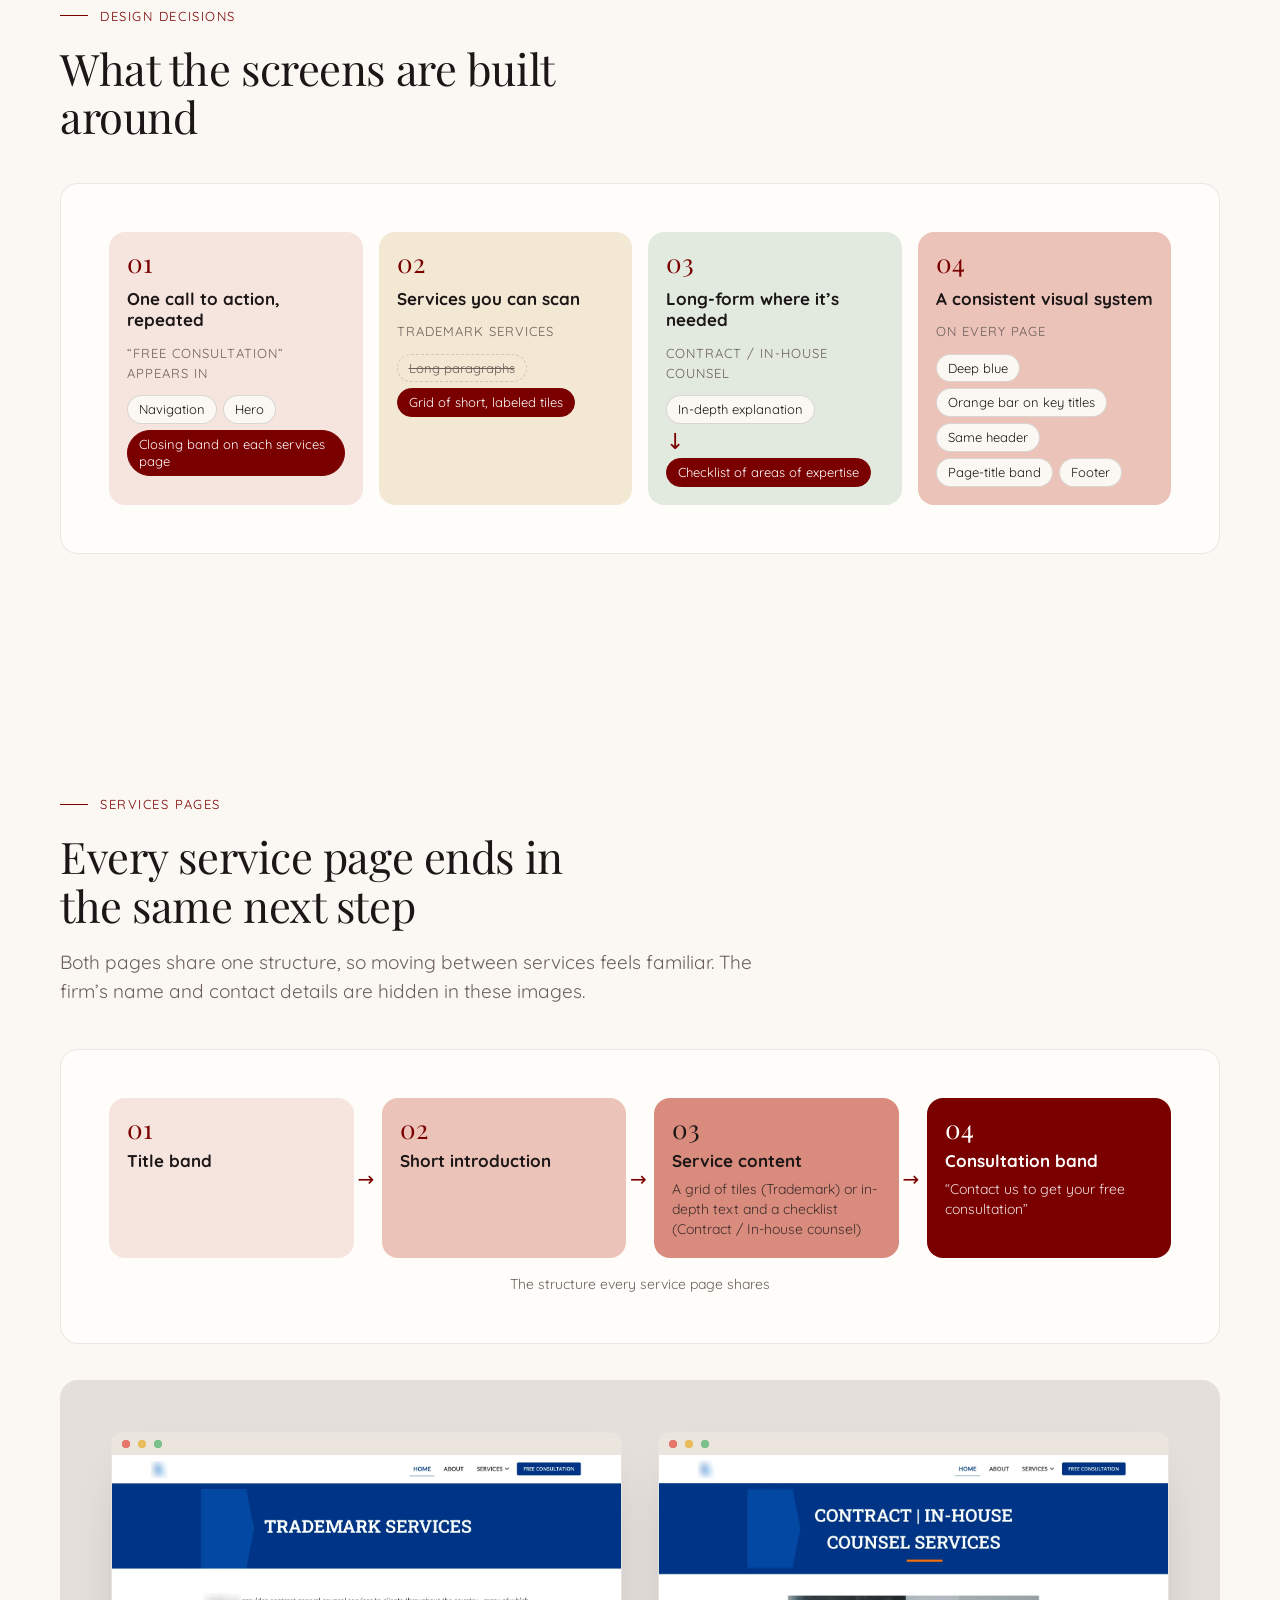
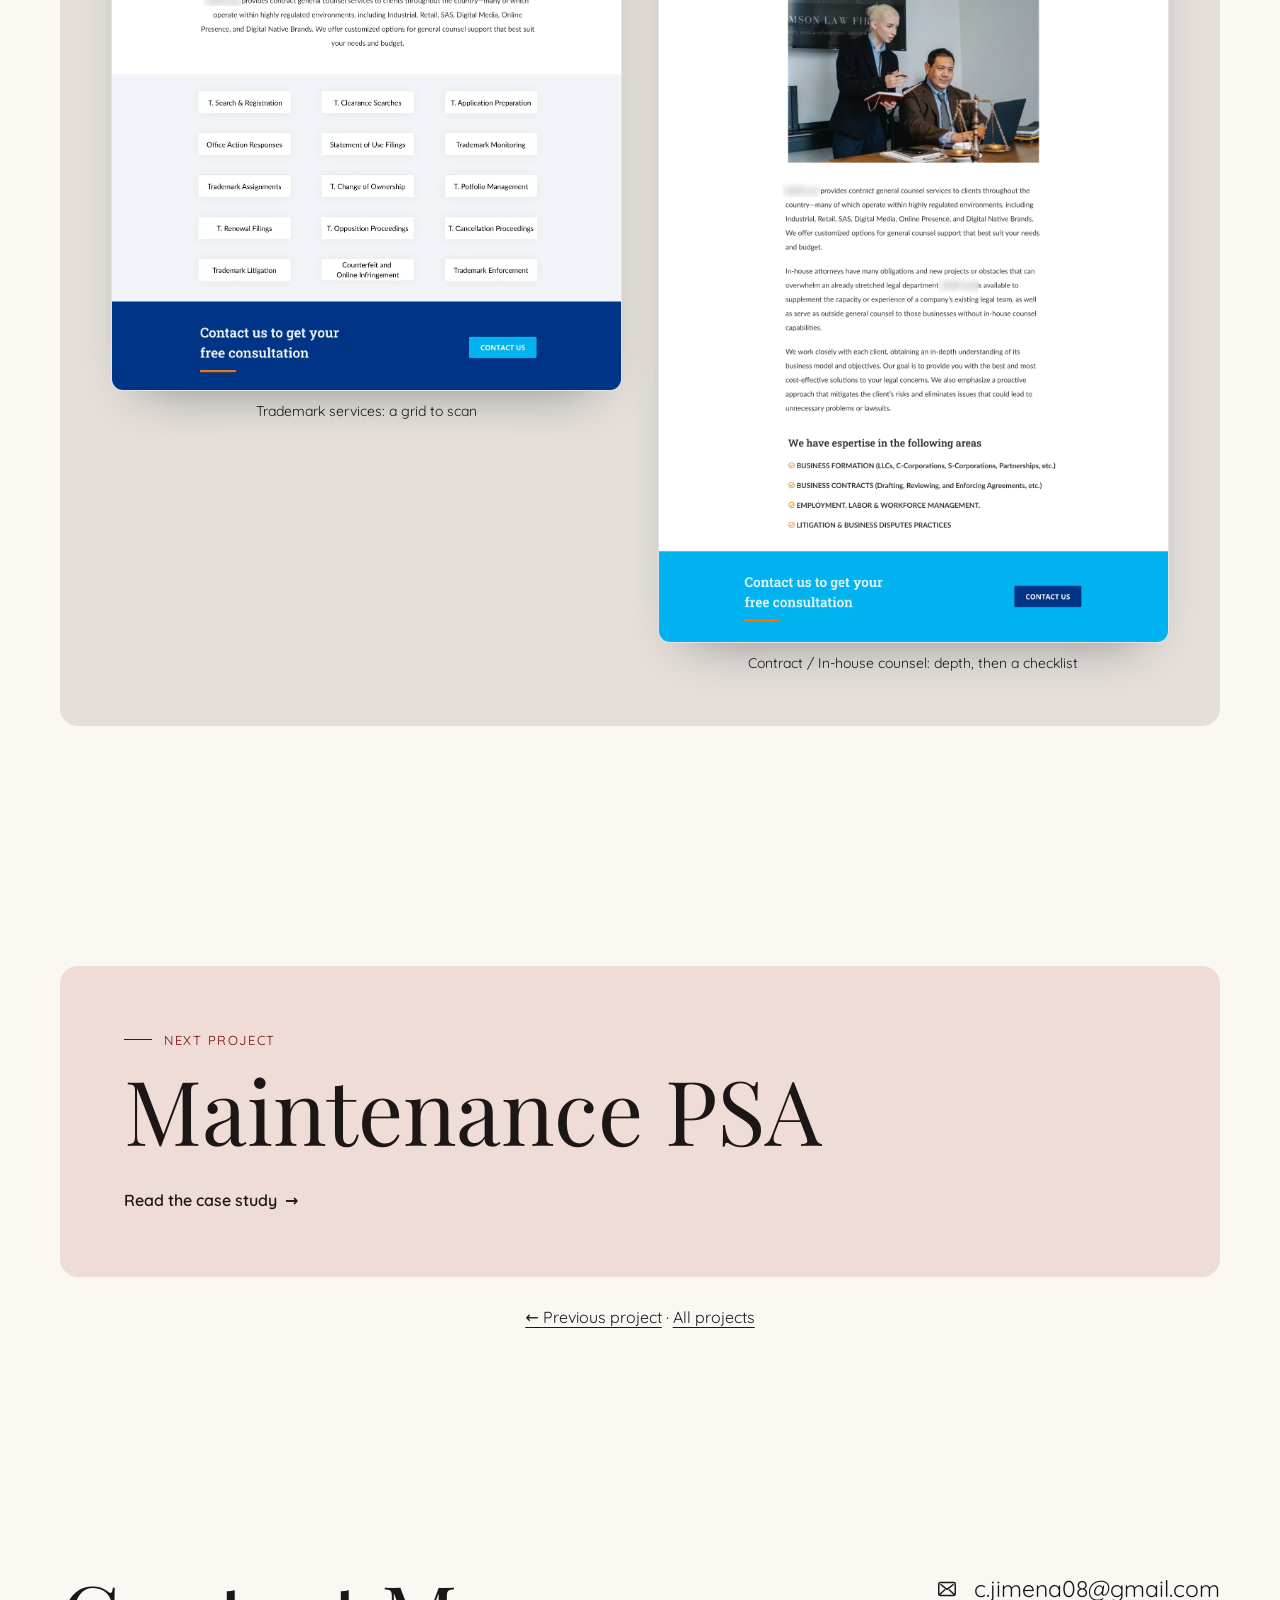
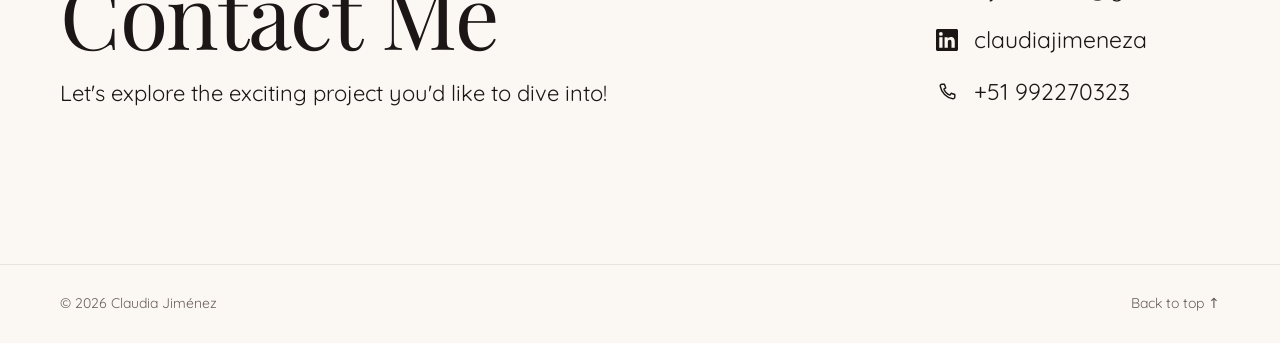
<file: projects/law-firm-website.html>
<!doctype html>
<html lang="en" data-lang="en">
<head>
  <meta charset="utf-8" />
  <meta name="viewport" content="width=device-width, initial-scale=1" />
  <title data-en="Law Firm Website · Claudia Jiménez" data-es="Law Firm Website · Claudia Jiménez">Law Firm Website · Claudia Jiménez</title>
  <script>
    /* Apply saved theme + language before first paint to avoid a flash (logic: script.js) */
    (function (d) {
      var get = function (k) { try { return localStorage.getItem(k); } catch (e) { return null; } };
      var t = get('theme'), l = get('lang');
      if (t === 'light' || t === 'dark') d.setAttribute('data-theme', t);
      if (l !== 'en' && l !== 'es') l = /^es\b/i.test(navigator.language || '') ? 'es' : 'en';
      d.lang = l; d.setAttribute('data-lang', l);
      var ti = document.querySelector('title');
      if (ti && ti.getAttribute('data-' + l)) document.title = ti.getAttribute('data-' + l);
    })(document.documentElement);
  </script>
  <meta name="description" content="Claudia Jiménez, UX/UI designer creating digital products with a user-first mindset." />
  <meta property="og:title" content="Claudia Jiménez · UX/UI Designer" />
  <meta property="og:description" content="UX/UI designer creating digital products with a user-first mindset." />
  <link rel="icon" href="data:image/svg+xml,<svg xmlns='http://www.w3.org/2000/svg' viewBox='0 0 64 64'><rect width='64' height='64' rx='14' fill='%237a0000'/><text x='32' y='44' font-family='Georgia,serif' font-size='34' text-anchor='middle' fill='%23fbf8f4'>CJ</text></svg>" />
  <link rel="preconnect" href="https://fonts.googleapis.com" />
  <link rel="preconnect" href="https://fonts.gstatic.com" crossorigin />
  <link href="https://fonts.googleapis.com/css2?family=Luxurious+Script&amp;family=Playfair+Display:ital,wght@0,400;0,500;0,600;1,400&amp;family=Quicksand:wght@400;500;600;700&amp;display=swap" rel="stylesheet" />
  <link rel="stylesheet" href="../styles.css" />
  <style>
    /* Page-only diagram helpers (prefix: law-firm-website) */
    .law-firm-website-vflow { grid-auto-flow: row; grid-auto-columns: auto; gap: 26px; max-width: 640px; margin-inline: auto; }
    .law-firm-website-vflow > li { display: grid; grid-template-columns: 44px 1fr; column-gap: 12px; row-gap: 2px; align-items: baseline; padding: 14px 18px; }
    .law-firm-website-vflow > li::before { grid-row: span 2; }
    .law-firm-website-vflow > li:nth-child(n+4)::before { color: inherit; }
    .law-firm-website-vflow > li + li::after { content: "↓"; left: 50%; top: -24px; transform: translateX(-50%); }
    .law-firm-website-decisions { display: grid; grid-template-columns: repeat(4, 1fr); gap: 16px; }
    .law-firm-website-decisions > div { display: flex; flex-direction: column; gap: 12px; border-radius: 16px; padding: 18px; background: var(--r1); }
    .law-firm-website-decisions > div:nth-child(2) { background: var(--sand1); }
    .law-firm-website-decisions > div:nth-child(3) { background: var(--sage1); }
    .law-firm-website-decisions > div:nth-child(4) { background: var(--r2); }
    .law-firm-website-decisions .n { font-family: var(--serif); font-size: 26px; line-height: 1; color: var(--accent); }
    .law-firm-website-decisions strong { font-size: 17px; font-weight: 700; line-height: 1.25; }
    .law-firm-website-decisions small { font-size: 13px; letter-spacing: .08em; text-transform: uppercase; color: var(--muted); }
    .law-firm-website-decisions .chips { gap: 6px; }
    .law-firm-website-decisions .chip { font-size: 13px; padding: 5px 11px; }
    .law-firm-website-decisions .vs { display: flex; flex-direction: column; align-items: flex-start; gap: 6px; }
    .law-firm-website-decisions .chip--off { background: transparent; border-style: dashed; color: var(--muted); text-decoration: line-through; }
    @media (max-width: 1100px) { .law-firm-website-decisions { grid-template-columns: repeat(2, 1fr); } }
    @media (max-width: 560px) { .law-firm-website-decisions { grid-template-columns: 1fr; } }
  </style>
</head>
<body>
  <a class="skip" href="#main"><span data-l="en">Skip to content</span><span data-l="es">Saltar al contenido</span></a>

  <header class="nav" id="top">
    <div class="container nav__inner">
      <a href="../index.html" class="nav__logo">Claudia Jiménez</a>
      <button class="nav__toggle" aria-label="Open menu" aria-expanded="false" aria-controls="nav-links">
        <span></span><span></span>
      </button>
      <nav id="nav-links" class="nav__links">
        <a href="../projects.html" class="is-active" aria-current="page"><span data-l="en">Projects</span><span data-l="es">Proyectos</span></a>
        <a href="../about.html"><span data-l="en">About</span><span data-l="es">Sobre mí</span></a>
        <a href="../cv/index.html">CV</a>
        <a href="#contact" class="pill"><span data-l="en">Contact Me</span><span data-l="es">Contáctame</span></a>
        <div class="nav__tools">
          <div class="lang" role="group" aria-label="Language" data-en-aria-label="Language" data-es-aria-label="Idioma">
            <button type="button" class="lang__btn" data-set-lang="en" lang="en" aria-label="English" aria-pressed="true">EN</button>
            <button type="button" class="lang__btn" data-set-lang="es" lang="es" aria-label="Español" aria-pressed="false">ES</button>
          </div>
          <button type="button" class="icon-btn theme-toggle" aria-pressed="false" aria-label="Dark mode" data-en-aria-label="Dark mode" data-es-aria-label="Modo oscuro">
            <svg class="i-moon" viewBox="0 0 24 24" aria-hidden="true"><path d="M20 14.6A8.2 8.2 0 0 1 9.4 4 8.2 8.2 0 1 0 20 14.6Z" fill="none" stroke="currentColor" stroke-width="1.6" stroke-linejoin="round"/></svg>
            <svg class="i-sun" viewBox="0 0 24 24" aria-hidden="true"><circle cx="12" cy="12" r="4" fill="none" stroke="currentColor" stroke-width="1.6"/><path d="M12 2.8v2.1M12 19.1v2.1M2.8 12h2.1M19.1 12h2.1M5.5 5.5 7 7M17 17l1.5 1.5M5.5 18.5 7 17M17 7l1.5-1.5" fill="none" stroke="currentColor" stroke-width="1.6" stroke-linecap="round"/></svg>
          </button>
        </div>
      </nav>
    </div>
  </header>

  <main id="main">
    <!-- HERO -->
    <section class="cs-hero container">
      <div class="cs-hero__text">
        <a class="back reveal" href="../projects.html"><span aria-hidden="true">←</span> <span data-l="en">All projects</span><span data-l="es">Todos los proyectos</span></a>
        <p class="eyebrow reveal"><span data-l="en">Website · Redesign · 2023</span><span data-l="es">Sitio web · Rediseño · 2023</span></p>
        <h1 class="case__title reveal">Law Firm Website</h1>
        <p class="intro__lead reveal">
          <span data-l="en">A revamp of a law firm’s homepage and services pages, so clients looking for legal help can find their way and book a consultation without friction.</span>
          <span data-l="es">La renovación de la home y las páginas de servicios de un estudio de abogados, para que quienes buscan asesoría legal se orienten y agenden una consulta sin fricción.</span>
        </p>
      </div>
      <div class="cs-hero__media cs-hero__media--desktop reveal" style="--card:var(--sky)">
        <figure class="shot"><img src="../assets/law-firm-website/home-hero.webp" width="1440" height="1100" data-en-alt="Homepage hero: “Specializing in the representation of technology companies”, three proof points and a free consultation button over a city skyline" data-es-alt="Hero de la home: “Specializing in the representation of technology companies”, tres datos de respaldo y un botón de consulta gratuita sobre el skyline de una ciudad" alt="Homepage hero: “Specializing in the representation of technology companies”, three proof points and a free consultation button over a city skyline"></figure>
      </div>
    </section>

    <!-- TL;DR -->
    <section class="container">
      <dl class="tldr reveal">
        <div><dt><span data-l="en">The problem</span><span data-l="es">El problema</span></dt>
          <dd><span data-l="en">The firm’s homepage and services sections needed a better experience and clearer navigation for clients seeking legal assistance.</span><span data-l="es">La home y las secciones de servicios del estudio necesitaban una mejor experiencia y una navegación más clara para quienes buscan asesoría legal.</span></dd></div>
        <div><dt><span data-l="en">What I did</span><span data-l="es">Qué hice</span></dt>
          <dd><span data-l="en">Redesigned the homepage and the services pages: a focused hero, a services overview, scannable service pages and one consistent call to action.</span><span data-l="es">Rediseñé la home y las páginas de servicios: un hero enfocado, un resumen de servicios, páginas de servicio fáciles de recorrer y un único llamado a la acción coherente.</span></dd></div>
        <div><dt><span data-l="en">The result</span><span data-l="es">El resultado</span></dt>
          <dd><span data-l="en">High-fidelity designs for the homepage and two service pages (Trademark and Contract / In-house counsel) built on one visual system.</span><span data-l="es">Diseños de alta fidelidad para la home y dos páginas de servicio (Marcas y Contratos / Asesoría in-house) sobre un mismo sistema visual.</span></dd></div>
      </dl>

      <dl class="facts reveal">
        <div class="fact"><dt><span data-l="en">Role</span><span data-l="es">Rol</span></dt><dd>UX UI Designer</dd></div>
        <div class="fact"><dt><span data-l="en">Timeline</span><span data-l="es">Fecha</span></dt><dd><span data-l="en">August 2023</span><span data-l="es">Agosto 2023</span></dd></div>
        <div class="fact"><dt><span data-l="en">Client</span><span data-l="es">Cliente</span></dt><dd><span data-l="en">A law firm</span><span data-l="es">Un estudio de abogados</span></dd></div>
        <div class="fact"><dt><span data-l="en">Tools</span><span data-l="es">Herramientas</span></dt><dd>Figma · ClickUp</dd></div>
      </dl>
    </section>

    <!-- HOMEPAGE -->
    <section class="section container story">
      <p class="label reveal"><span data-l="en">Homepage</span><span data-l="es">Home</span></p>
      <h2 class="story__title reveal"><span data-l="en">Proof up front, then a clear path to the right service</span><span data-l="es">Respaldo desde el inicio y luego un camino claro hacia el servicio correcto</span></h2>
      <div class="story__body reveal">
        <p><span data-l="en">Below a focused hero, the page moves from trust to action.</span><span data-l="es">Debajo de un hero enfocado, la página va de la confianza a la acción.</span></p>
      </div>
      <div class="viz reveal" style="--card:var(--sky)">
        <ol class="flow law-firm-website-vflow">
          <li><strong>Hero</strong><small><span data-l="en">The specialization (technology companies), three short proof points and one consultation button</span><span data-l="es">La especialidad (empresas de tecnología), tres datos breves de respaldo y un solo botón de consulta</span></small></li>
          <li><strong><span data-l="en">Testimonials</span><span data-l="es">Testimonios</span></strong></li>
          <li><strong><span data-l="en">The firm’s story</span><span data-l="es">La historia del estudio</span></strong></li>
          <li><strong><span data-l="en">Practice areas</span><span data-l="es">Áreas de práctica</span></strong><small><span data-l="en">An overview of the four areas</span><span data-l="es">Un resumen de las cuatro áreas</span></small></li>
          <li><strong><span data-l="en">Trademark registration package</span><span data-l="es">Paquete de registro de marca</span></strong><small><span data-l="en">A concrete offer</span><span data-l="es">Una oferta concreta</span></small></li>
          <li><strong><span data-l="en">Customer reviews</span><span data-l="es">Reseñas de clientes</span></strong></li>
          <li class="is-final"><strong>Blog</strong><small><span data-l="en">Answers to common questions</span><span data-l="es">Respuestas a preguntas frecuentes</span></small></li>
        </ol>
        <p class="viz__caption"><span data-l="en">The homepage, top to bottom</span><span data-l="es">La home, de arriba hacia abajo</span></p>
      </div>
      <div class="shots shots--2 reveal" style="--card:var(--sky)">
        <figure><div class="shot"><img src="../assets/law-firm-website/home-services.webp" width="1093" height="1085" loading="lazy" data-en-alt="Homepage services overview with four icon links, followed by a trademark registration package offer" data-es-alt="Resumen de servicios de la home con cuatro accesos con íconos, seguido de una oferta de paquete de registro de marca" alt="Homepage services overview with four icon links, followed by a trademark registration package offer"></div><figcaption><span data-l="en">Four practice areas, then a concrete offer</span><span data-l="es">Cuatro áreas de práctica y luego una oferta concreta</span></figcaption></figure>
        <figure><div class="shot"><img src="../assets/law-firm-website/home-testimonials-blog.webp" width="1093" height="945" loading="lazy" data-en-alt="Customer reviews carousel and a trademark blog section with a see more posts button" data-es-alt="Carrusel de reseñas de clientes y sección de blog sobre marcas con un botón para ver más artículos" alt="Customer reviews carousel and a trademark blog section with a see more posts button"></div><figcaption><span data-l="en">Reviews and a blog that answers common questions</span><span data-l="es">Reseñas y un blog que responde preguntas frecuentes</span></figcaption></figure>
      </div>
    </section>

    <!-- DECISIONS -->
    <section class="section container story">
      <p class="label reveal"><span data-l="en">Design decisions</span><span data-l="es">Decisiones de diseño</span></p>
      <h2 class="story__title reveal"><span data-l="en">What the screens are built around</span><span data-l="es">En qué se apoyan las pantallas</span></h2>
      <div class="viz reveal" style="--card:var(--sky)">
        <div class="law-firm-website-decisions">
          <div>
            <span class="n" aria-hidden="true">01</span>
            <strong><span data-l="en">One call to action, repeated</span><span data-l="es">Un solo llamado a la acción, repetido</span></strong>
            <small><span data-l="en">“Free consultation” appears in</span><span data-l="es">“Consulta gratuita” aparece en</span></small>
            <div class="chips">
              <span class="chip"><span data-l="en">Navigation</span><span data-l="es">Navegación</span></span>
              <span class="chip">Hero</span>
              <span class="chip chip--accent"><span data-l="en">Closing band on each services page</span><span data-l="es">Franja de cierre en cada página de servicios</span></span>
            </div>
          </div>
          <div>
            <span class="n" aria-hidden="true">02</span>
            <strong><span data-l="en">Services you can scan</span><span data-l="es">Servicios fáciles de recorrer</span></strong>
            <small><span data-l="en">Trademark services</span><span data-l="es">Servicios de marcas</span></small>
            <div class="vs">
              <span class="chip chip--off"><span data-l="en">Long paragraphs</span><span data-l="es">Párrafos largos</span></span>
              <span class="chip chip--accent"><span data-l="en">Grid of short, labeled tiles</span><span data-l="es">Grilla de etiquetas breves</span></span>
            </div>
          </div>
          <div>
            <span class="n" aria-hidden="true">03</span>
            <strong><span data-l="en">Long-form where it’s needed</span><span data-l="es">Texto largo donde hace falta</span></strong>
            <small><span data-l="en">Contract / In-house counsel</span><span data-l="es">Contratos / Asesoría in-house</span></small>
            <div class="vs">
              <span class="chip"><span data-l="en">In-depth explanation</span><span data-l="es">Explicación a fondo</span></span>
              <span class="arrow-r" aria-hidden="true">↓</span>
              <span class="chip chip--accent"><span data-l="en">Checklist of areas of expertise</span><span data-l="es">Lista de áreas de especialidad</span></span>
            </div>
          </div>
          <div>
            <span class="n" aria-hidden="true">04</span>
            <strong><span data-l="en">A consistent visual system</span><span data-l="es">Un sistema visual coherente</span></strong>
            <small><span data-l="en">On every page</span><span data-l="es">En todas las páginas</span></small>
            <div class="chips">
              <span class="chip"><span data-l="en">Deep blue</span><span data-l="es">Azul profundo</span></span>
              <span class="chip"><span data-l="en">Orange bar on key titles</span><span data-l="es">Barra naranja en títulos clave</span></span>
              <span class="chip"><span data-l="en">Same header</span><span data-l="es">Mismo header</span></span>
              <span class="chip"><span data-l="en">Page-title band</span><span data-l="es">Franja de título</span></span>
              <span class="chip">Footer</span>
            </div>
          </div>
        </div>
      </div>
    </section>

    <!-- SERVICES PAGES -->
    <section class="section container story">
      <p class="label reveal"><span data-l="en">Services pages</span><span data-l="es">Páginas de servicios</span></p>
      <h2 class="story__title reveal"><span data-l="en">Every service page ends in the same next step</span><span data-l="es">Cada página de servicio termina en el mismo siguiente paso</span></h2>
      <div class="story__body reveal">
        <p><span data-l="en">Both pages share one structure, so moving between services feels familiar. The firm’s name and contact details are hidden in these images.</span><span data-l="es">Ambas páginas comparten una estructura, para que pasar de un servicio a otro se sienta familiar. El nombre del estudio y sus datos de contacto están ocultos en estas imágenes.</span></p>
      </div>
      <div class="viz reveal" style="--card:var(--sky)">
        <ol class="flow">
          <li><strong><span data-l="en">Title band</span><span data-l="es">Franja de título</span></strong></li>
          <li><strong><span data-l="en">Short introduction</span><span data-l="es">Introducción breve</span></strong></li>
          <li><strong><span data-l="en">Service content</span><span data-l="es">Contenido del servicio</span></strong><small><span data-l="en">A grid of tiles (Trademark) or in-depth text and a checklist (Contract / In-house counsel)</span><span data-l="es">Una grilla de servicios (Marcas) o texto a fondo y una lista (Contratos / Asesoría in-house)</span></small></li>
          <li class="is-final"><strong><span data-l="en">Consultation band</span><span data-l="es">Franja de consulta</span></strong><small><span data-l="en">“Contact us to get your free consultation”</span><span data-l="es">“Contáctanos para tu consulta gratuita”</span></small></li>
        </ol>
        <p class="viz__caption"><span data-l="en">The structure every service page shares</span><span data-l="es">La estructura que comparten todas las páginas de servicio</span></p>
      </div>
      <div class="shots shots--2 reveal" style="--card:var(--sky)">
        <figure><div class="shot"><img src="../assets/law-firm-website/trademark-services.webp" width="1433" height="1507" loading="lazy" data-en-alt="Trademark Services page with an introduction, a grid of fifteen service tiles and a free consultation band" data-es-alt="Página de Servicios de Marcas con una introducción, una grilla de quince servicios y una franja de consulta gratuita" alt="Trademark Services page with an introduction, a grid of fifteen service tiles and a free consultation band"></div><figcaption><span data-l="en">Trademark services: a grid to scan</span><span data-l="es">Servicios de marcas: una grilla para recorrer</span></figcaption></figure>
        <figure><div class="shot"><img src="../assets/law-firm-website/counsel-services.webp" width="1440" height="2228" loading="lazy" data-en-alt="Contract / In-house Counsel Services page with a photo, explanatory text, a checklist of expertise areas and a contact band" data-es-alt="Página de Contratos / Asesoría in-house con una foto, texto explicativo, una lista de áreas de especialidad y una franja de contacto" alt="Contract / In-house Counsel Services page with a photo, explanatory text, a checklist of expertise areas and a contact band"></div><figcaption><span data-l="en">Contract / In-house counsel: depth, then a checklist</span><span data-l="es">Contratos / Asesoría in-house: profundidad y luego una lista</span></figcaption></figure>
      </div>
    </section>

    <!-- NEXT -->
    <section class="section container">
      <a class="next-card reveal" href="maintenance-psa.html" style="--card:var(--blush)">
        <div>
          <p class="label"><span data-l="en">Next project</span><span data-l="es">Siguiente proyecto</span></p>
          <h2 class="next-card__title">Maintenance PSA</h2>
          <span class="card__cta"><span data-l="en">Read the case study</span><span data-l="es">Leer el caso de estudio</span> <span class="arrow" aria-hidden="true">→</span></span>
        </div>
      </a>
      <p class="pager__all reveal"><a href="crypto-marketplace.html">← <span data-l="en">Previous project</span><span data-l="es">Proyecto anterior</span></a> · <a href="../projects.html"><span data-l="en">All projects</span><span data-l="es">Todos los proyectos</span></a></p>
    </section>

    <!-- CONTACT -->
    <section id="contact" class="section container contact">
      <div class="contact__text reveal">
        <h2 class="contact__title"><span data-l="en">Contact Me</span><span data-l="es">Contáctame</span></h2>
        <p><span data-l="en">Let's explore the exciting project you'd like to dive into!</span><span data-l="es">¡Hablemos del proyecto que tienes en mente y hagámoslo realidad!</span></p>
      </div>
      <ul class="contact__list reveal">
        <li>
          <svg viewBox="0 0 24 24" aria-hidden="true"><path d="M3 6.5A1.5 1.5 0 0 1 4.5 5h15A1.5 1.5 0 0 1 21 6.5v11a1.5 1.5 0 0 1-1.5 1.5h-15A1.5 1.5 0 0 1 3 17.5v-11Zm1.8.3 7.2 5.6 7.2-5.6M4 18l6-5.5M20 18l-6-5.5" fill="none" stroke="currentColor" stroke-width="1.6" stroke-linejoin="round"/></svg>
          <a href="mailto:c.jimena08@gmail.com">c.jimena08@gmail.com</a>
        </li>
        <li>
          <svg viewBox="0 0 24 24" aria-hidden="true"><path fill="currentColor" d="M20.45 20.45h-3.56v-5.57c0-1.33-.02-3.04-1.85-3.04-1.85 0-2.14 1.45-2.14 2.94v5.67H9.35V9h3.41v1.56h.05c.48-.9 1.64-1.85 3.37-1.85 3.6 0 4.27 2.37 4.27 5.46v6.28ZM5.34 7.43a2.06 2.06 0 1 1 0-4.13 2.06 2.06 0 0 1 0 4.13ZM7.12 20.45H3.56V9h3.56v11.45ZM22.22 0H1.77C.79 0 0 .77 0 1.73v20.54C0 23.23.79 24 1.77 24h20.45c.98 0 1.78-.77 1.78-1.73V1.73C24 .77 23.2 0 22.22 0Z"/></svg>
          <a href="https://www.linkedin.com/in/claudiajimeneza" target="_blank" rel="noopener">claudiajimeneza</a>
        </li>
        <li>
          <svg viewBox="0 0 24 24" aria-hidden="true"><path d="M6.6 3.5h2.6l1.4 4-2 1.3a11 11 0 0 0 6.6 6.6l1.3-2 4 1.4v2.6a2 2 0 0 1-2.2 2A17 17 0 0 1 4.6 5.7a2 2 0 0 1 2-2.2Z" fill="none" stroke="currentColor" stroke-width="1.6" stroke-linejoin="round"/></svg>
          <a href="tel:+51992270323">+51 992270323</a>
        </li>
      </ul>
    </section>
  </main>

  <footer class="footer container">
    <span>© <span id="year"></span> Claudia Jiménez</span>
    <a href="#top"><span data-l="en">Back to top</span><span data-l="es">Volver arriba</span> ↑</a>
  </footer>

  <script src="../script.js"></script>
</body>
</html>
</file>
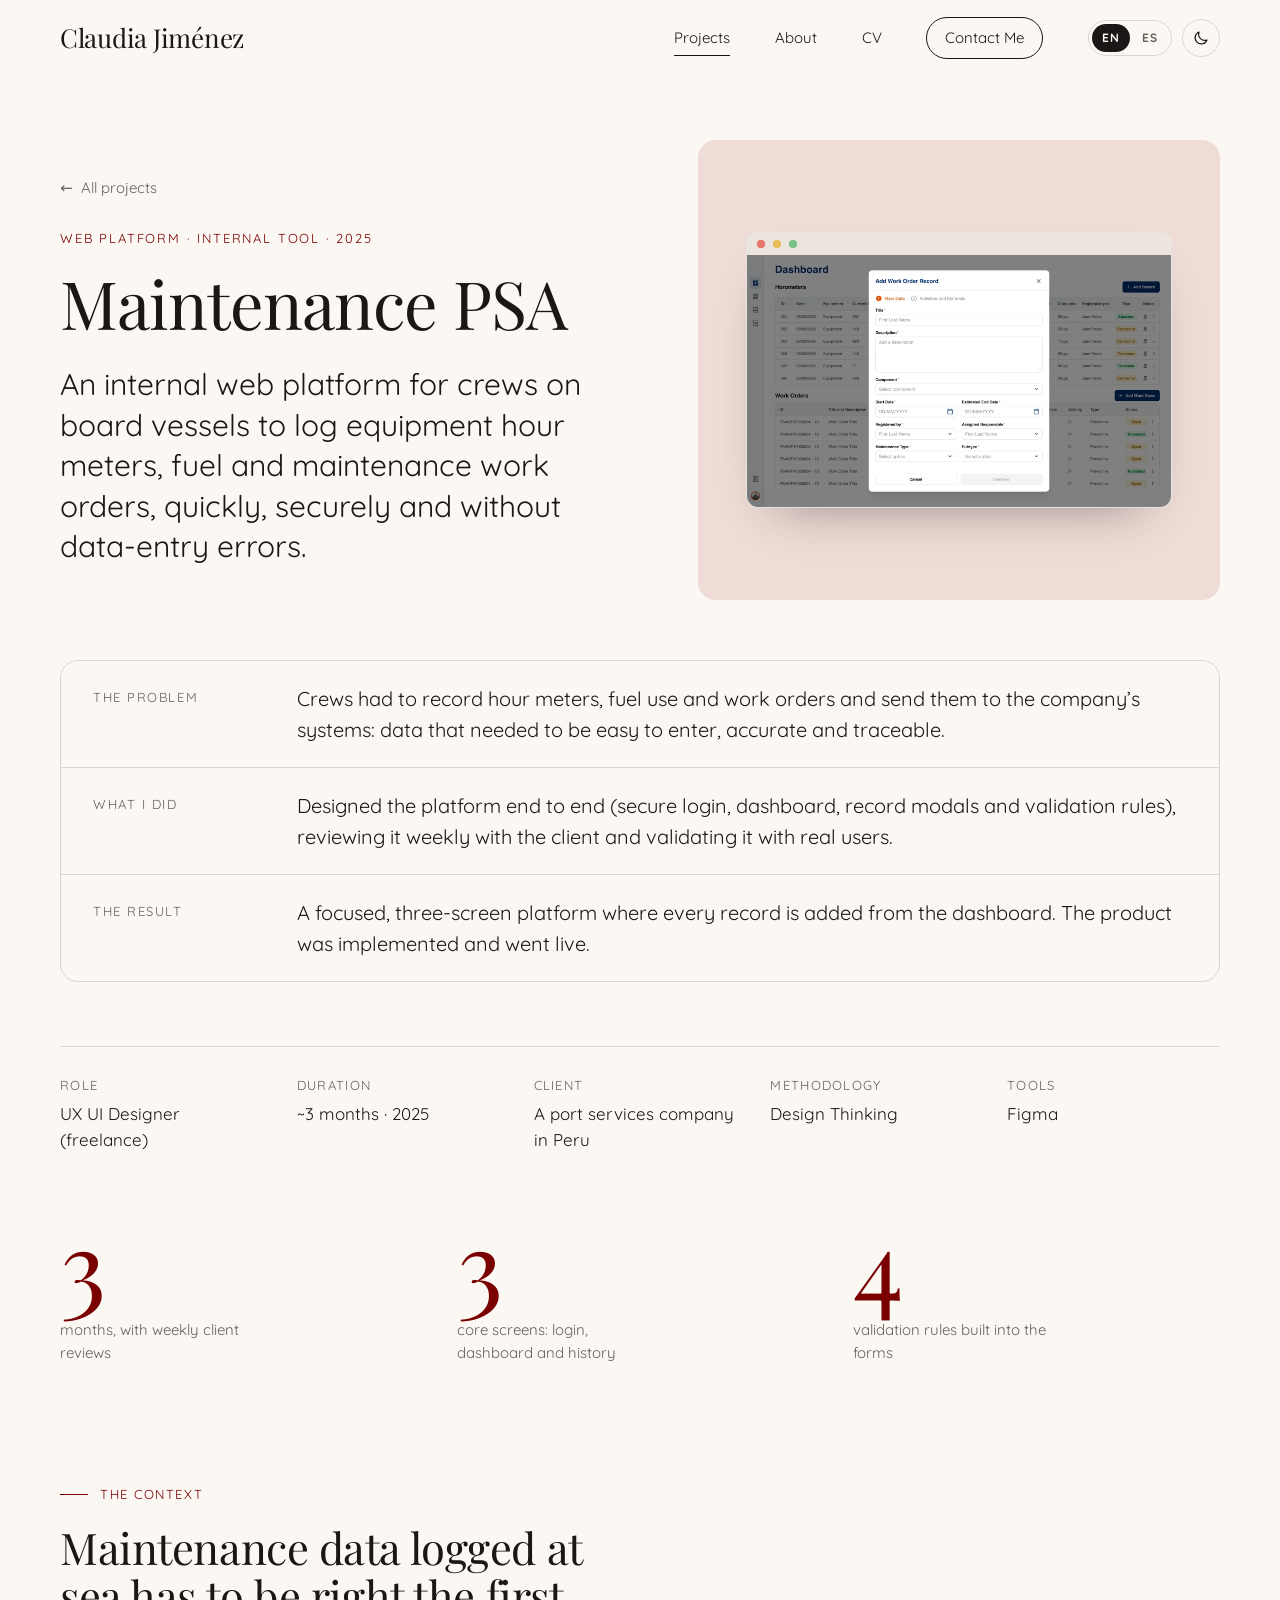
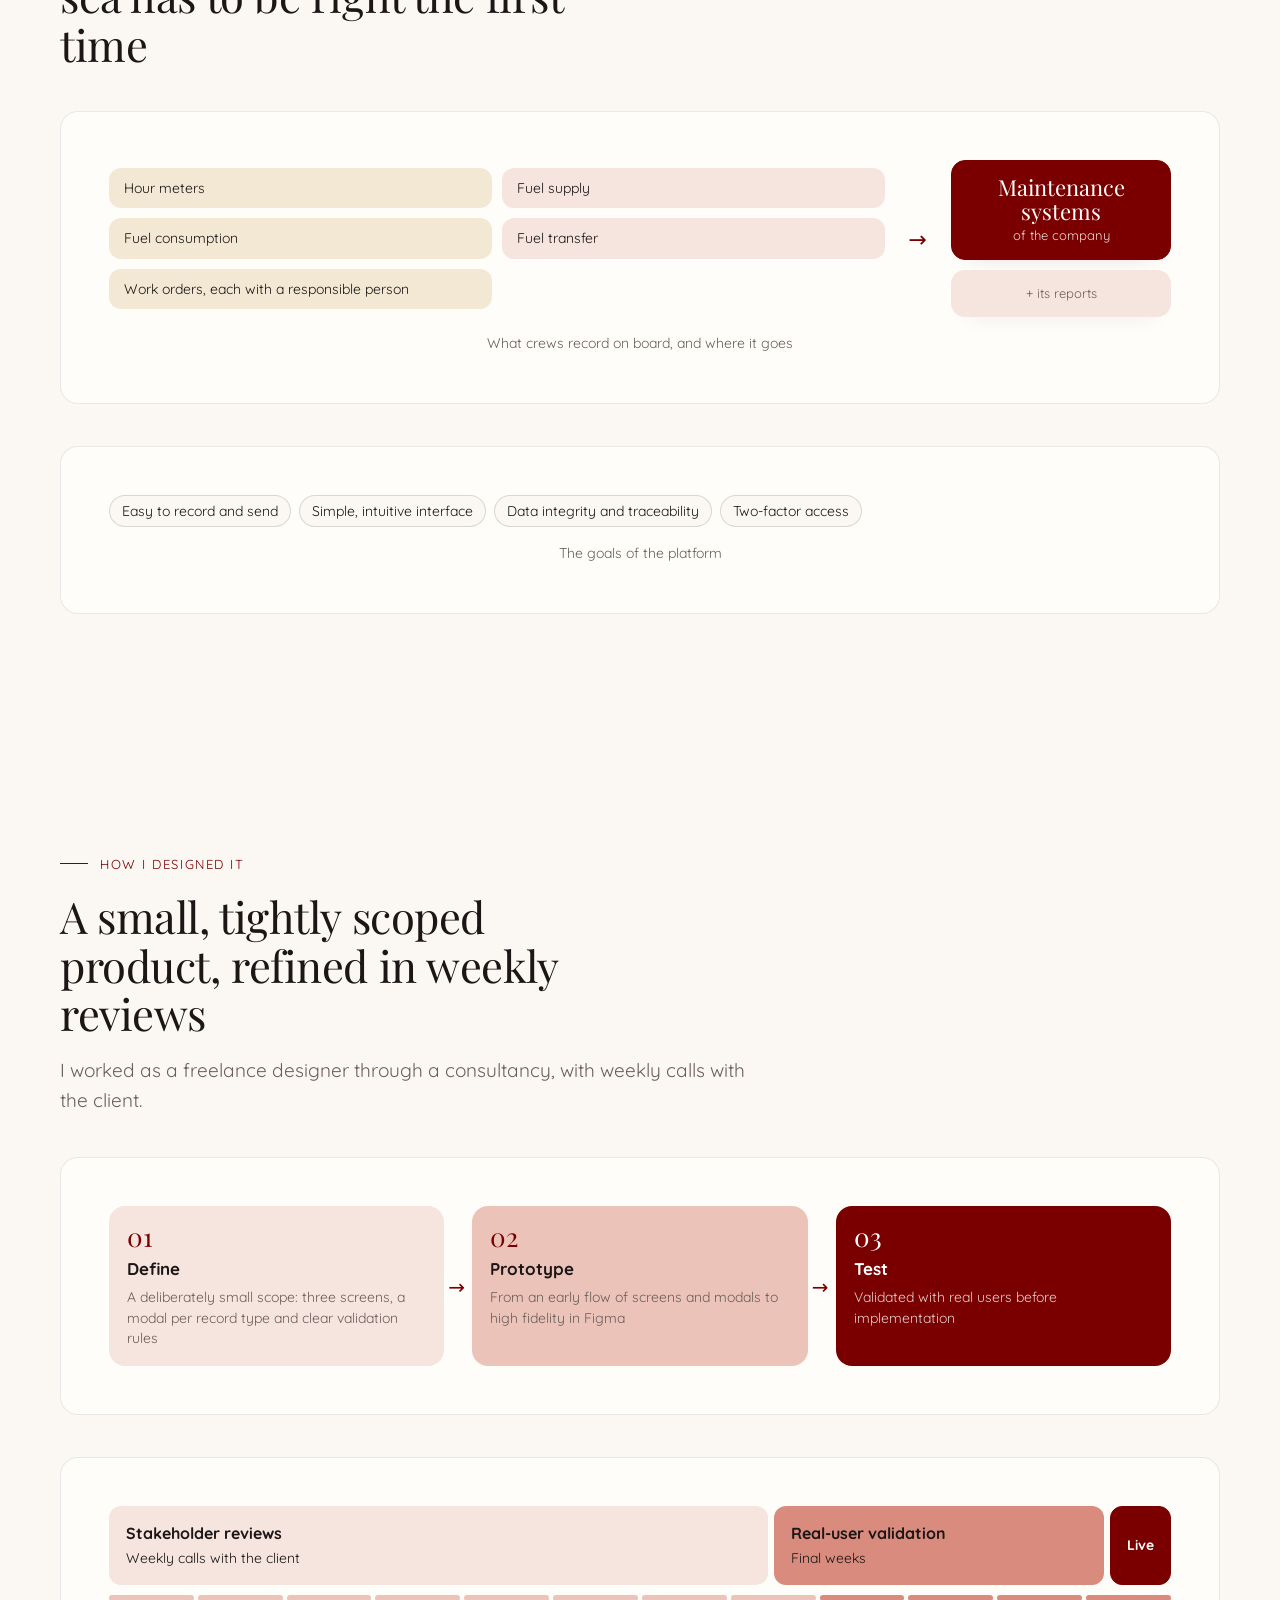
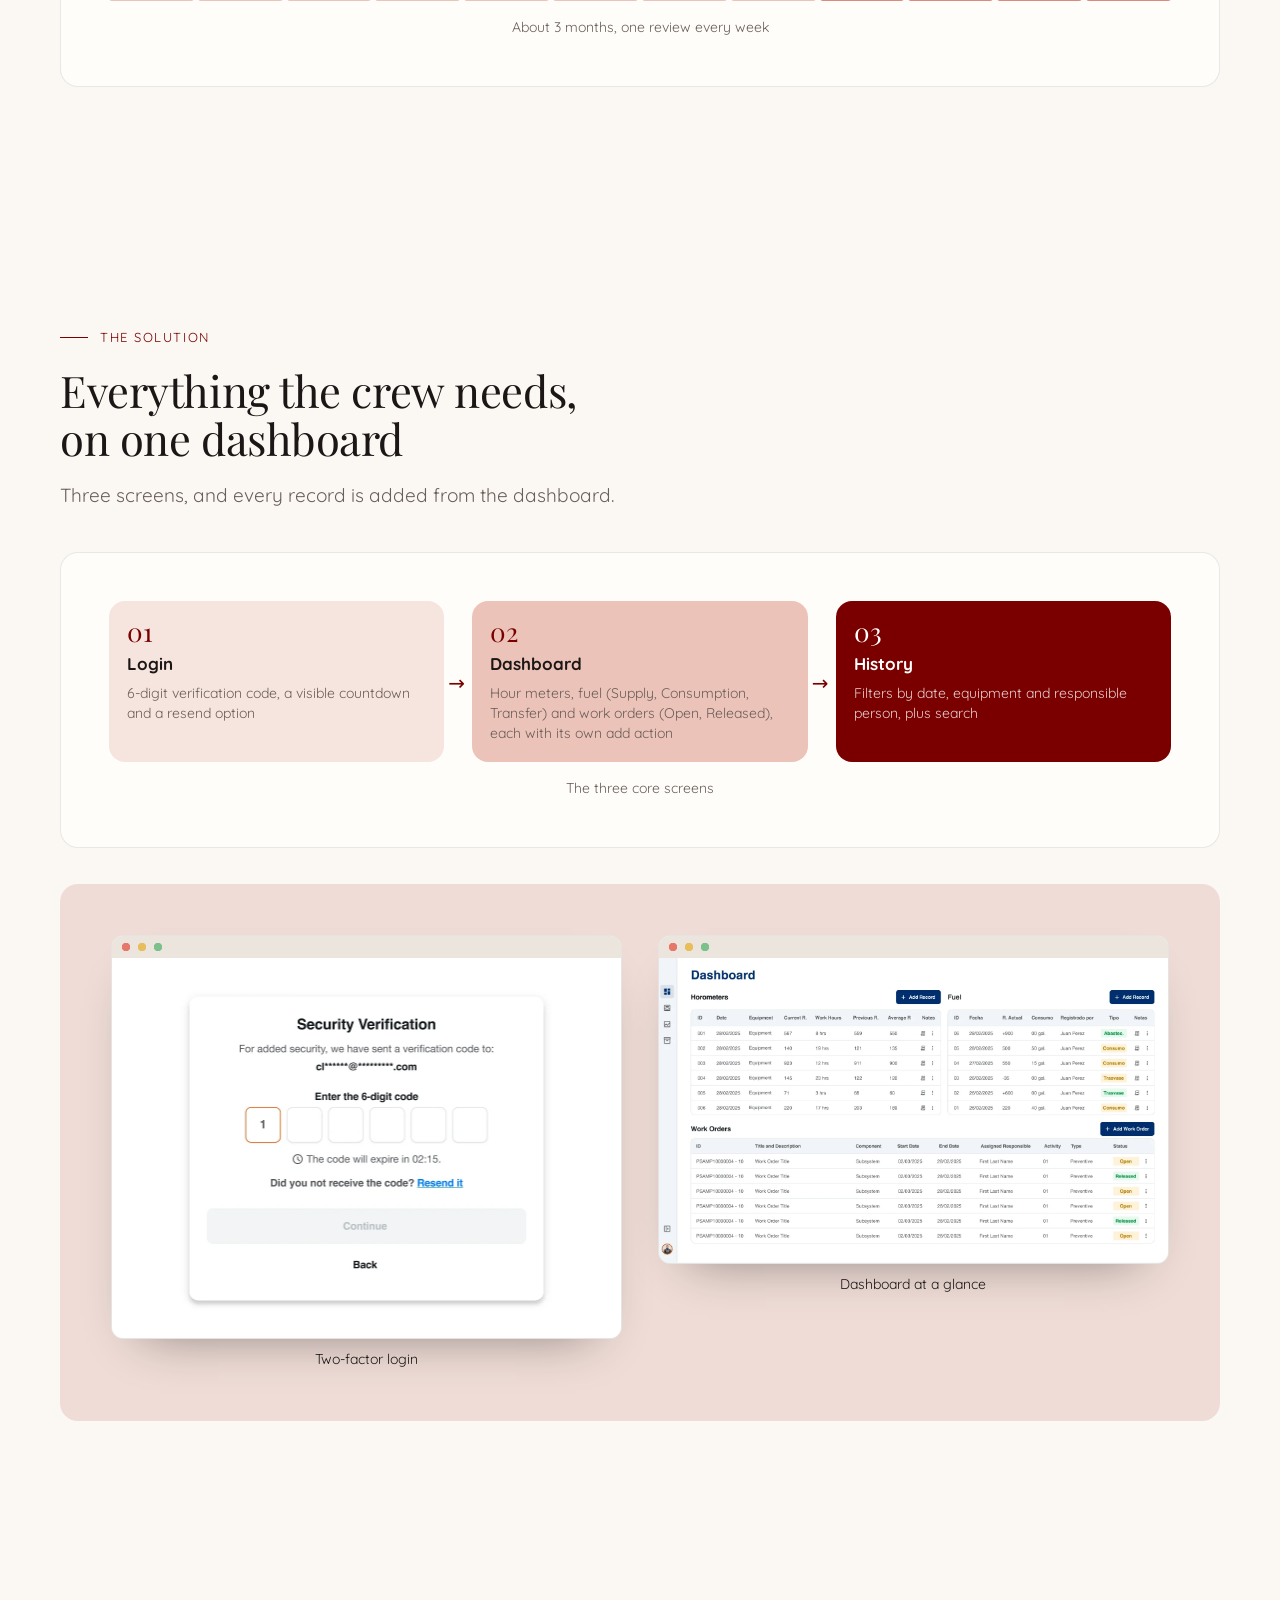
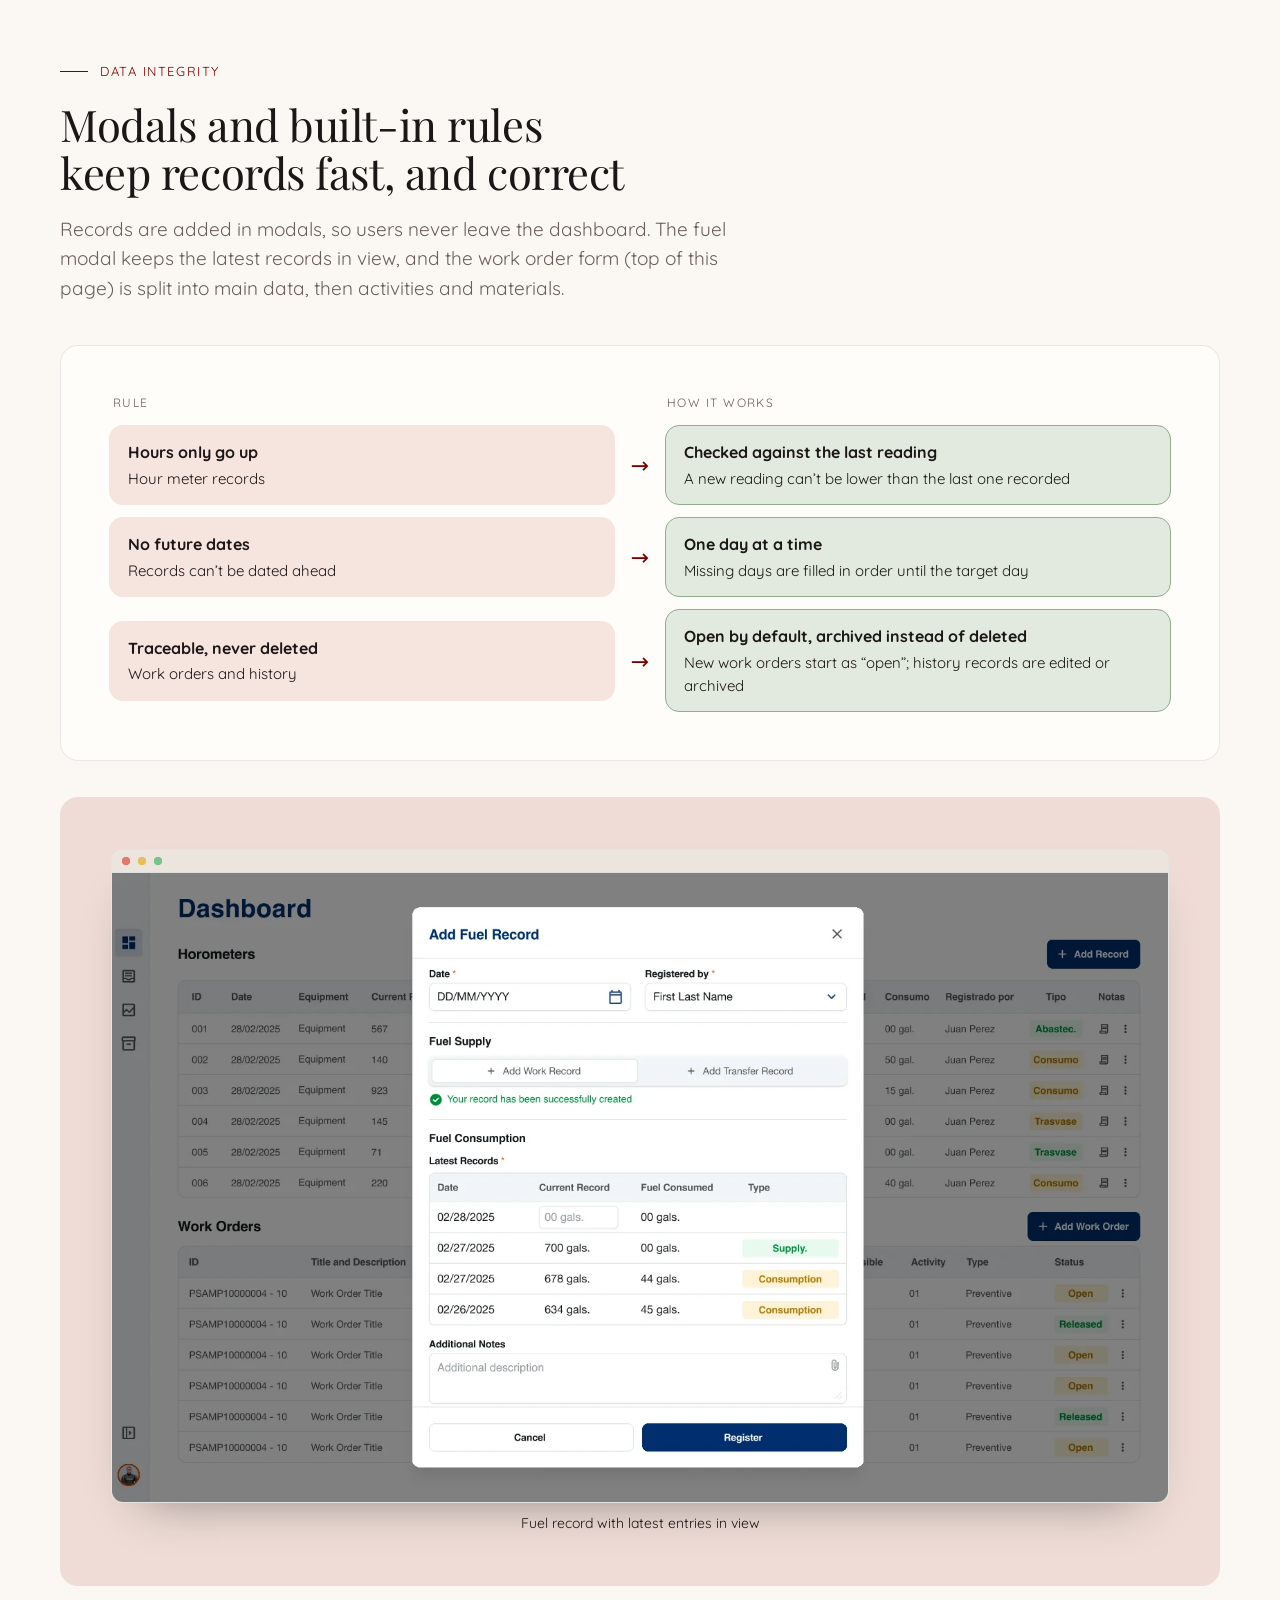
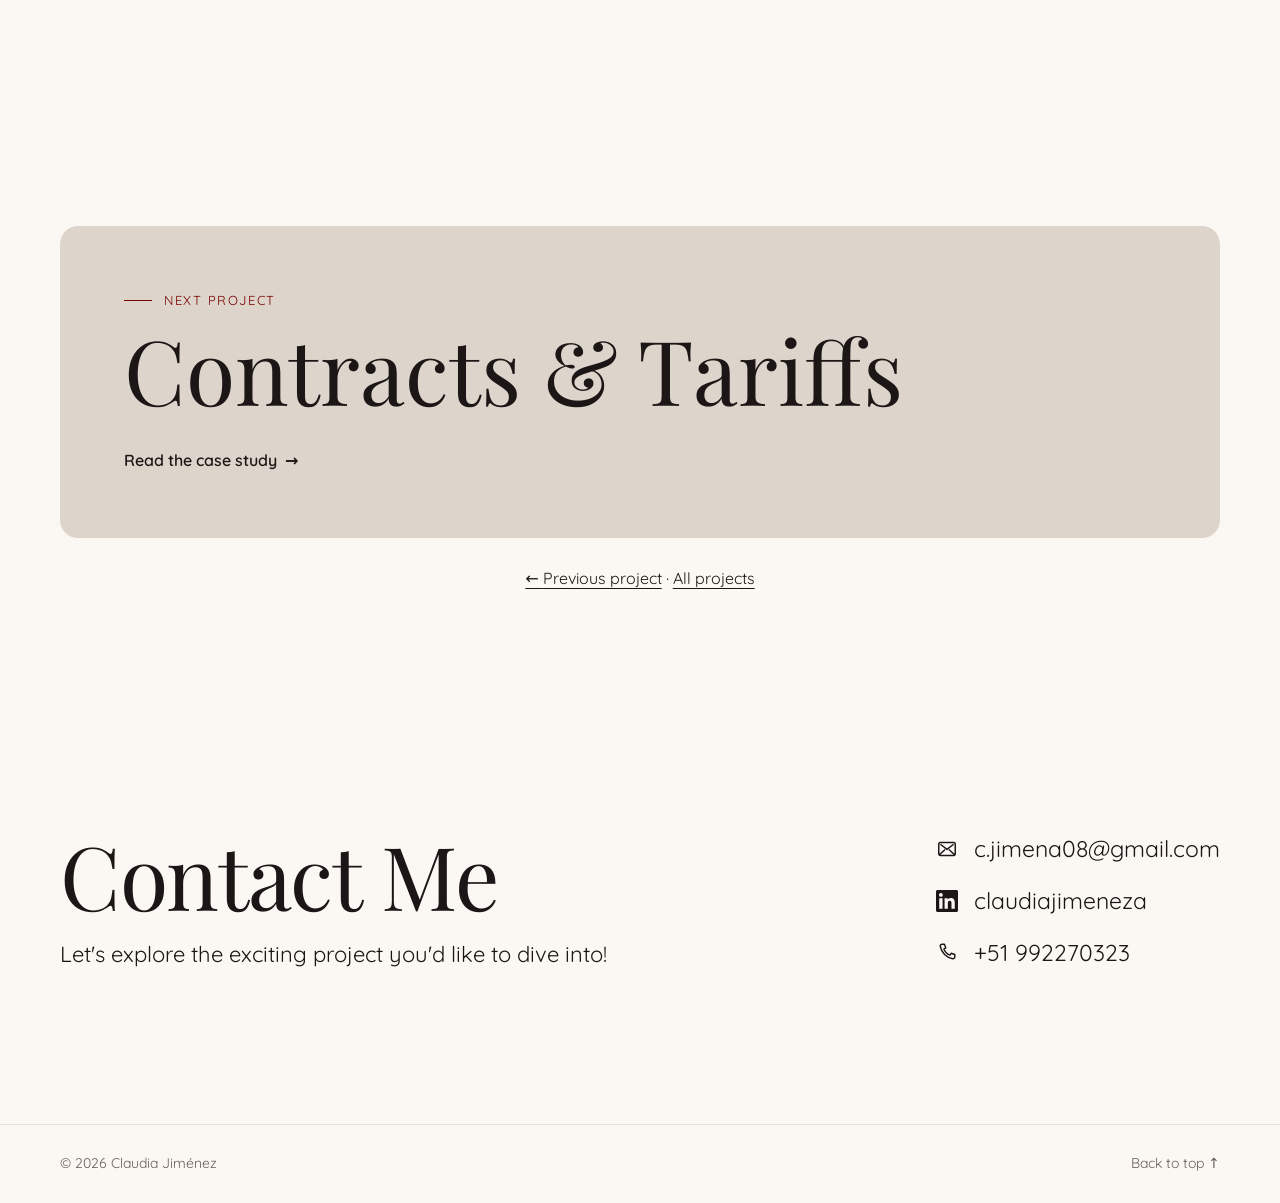
<file: projects/maintenance-psa.html>
<!doctype html>
<html lang="en" data-lang="en">
<head>
  <meta charset="utf-8" />
  <meta name="viewport" content="width=device-width, initial-scale=1" />
  <title data-en="Maintenance PSA · Claudia Jiménez" data-es="Maintenance PSA · Claudia Jiménez">Maintenance PSA · Claudia Jiménez</title>
  <script>
    /* Apply saved theme + language before first paint to avoid a flash (logic: script.js) */
    (function (d) {
      var get = function (k) { try { return localStorage.getItem(k); } catch (e) { return null; } };
      var t = get('theme'), l = get('lang');
      if (t === 'light' || t === 'dark') d.setAttribute('data-theme', t);
      if (l !== 'en' && l !== 'es') l = /^es\b/i.test(navigator.language || '') ? 'es' : 'en';
      d.lang = l; d.setAttribute('data-lang', l);
      var ti = document.querySelector('title');
      if (ti && ti.getAttribute('data-' + l)) document.title = ti.getAttribute('data-' + l);
    })(document.documentElement);
  </script>
  <meta name="description" content="Claudia Jiménez, UX/UI designer creating digital products with a user-first mindset." />
  <meta property="og:title" content="Claudia Jiménez · UX/UI Designer" />
  <meta property="og:description" content="UX/UI designer creating digital products with a user-first mindset." />
  <link rel="icon" href="data:image/svg+xml,<svg xmlns='http://www.w3.org/2000/svg' viewBox='0 0 64 64'><rect width='64' height='64' rx='14' fill='%237a0000'/><text x='32' y='44' font-family='Georgia,serif' font-size='34' text-anchor='middle' fill='%23fbf8f4'>CJ</text></svg>" />
  <link rel="preconnect" href="https://fonts.googleapis.com" />
  <link rel="preconnect" href="https://fonts.gstatic.com" crossorigin />
  <link href="https://fonts.googleapis.com/css2?family=Luxurious+Script&amp;family=Playfair+Display:ital,wght@0,400;0,500;0,600;1,400&amp;family=Quicksand:wght@400;500;600;700&amp;display=swap" rel="stylesheet" />
  <link rel="stylesheet" href="../styles.css" />
  <style>
    /* maintenance-psa: keep text on the dark final step of 3-step flows readable (styles.css line ~660 overrides it) */
    .maintenance-psa-flow > li.is-final small,
    .maintenance-psa-flow > li.is-final::before { color: inherit; }
  </style>
</head>
<body>
  <a class="skip" href="#main"><span data-l="en">Skip to content</span><span data-l="es">Saltar al contenido</span></a>

  <header class="nav" id="top">
    <div class="container nav__inner">
      <a href="../index.html" class="nav__logo">Claudia Jiménez</a>
      <button class="nav__toggle" aria-label="Open menu" aria-expanded="false" aria-controls="nav-links">
        <span></span><span></span>
      </button>
      <nav id="nav-links" class="nav__links">
        <a href="../projects.html" class="is-active" aria-current="page"><span data-l="en">Projects</span><span data-l="es">Proyectos</span></a>
        <a href="../about.html"><span data-l="en">About</span><span data-l="es">Sobre mí</span></a>
        <a href="../cv/index.html">CV</a>
        <a href="#contact" class="pill"><span data-l="en">Contact Me</span><span data-l="es">Contáctame</span></a>
        <div class="nav__tools">
          <div class="lang" role="group" aria-label="Language" data-en-aria-label="Language" data-es-aria-label="Idioma">
            <button type="button" class="lang__btn" data-set-lang="en" lang="en" aria-label="English" aria-pressed="true">EN</button>
            <button type="button" class="lang__btn" data-set-lang="es" lang="es" aria-label="Español" aria-pressed="false">ES</button>
          </div>
          <button type="button" class="icon-btn theme-toggle" aria-pressed="false" aria-label="Dark mode" data-en-aria-label="Dark mode" data-es-aria-label="Modo oscuro">
            <svg class="i-moon" viewBox="0 0 24 24" aria-hidden="true"><path d="M20 14.6A8.2 8.2 0 0 1 9.4 4 8.2 8.2 0 1 0 20 14.6Z" fill="none" stroke="currentColor" stroke-width="1.6" stroke-linejoin="round"/></svg>
            <svg class="i-sun" viewBox="0 0 24 24" aria-hidden="true"><circle cx="12" cy="12" r="4" fill="none" stroke="currentColor" stroke-width="1.6"/><path d="M12 2.8v2.1M12 19.1v2.1M2.8 12h2.1M19.1 12h2.1M5.5 5.5 7 7M17 17l1.5 1.5M5.5 18.5 7 17M17 7l1.5-1.5" fill="none" stroke="currentColor" stroke-width="1.6" stroke-linecap="round"/></svg>
          </button>
        </div>
      </nav>
    </div>
  </header>

  <main id="main">
    <!-- HERO -->
    <section class="cs-hero container">
      <div class="cs-hero__text">
        <a class="back reveal" href="../projects.html"><span aria-hidden="true">←</span> <span data-l="en">All projects</span><span data-l="es">Todos los proyectos</span></a>
        <p class="eyebrow reveal"><span data-l="en">Web platform · Internal tool · 2025</span><span data-l="es">Plataforma web · Herramienta interna · 2025</span></p>
        <h1 class="case__title reveal">Maintenance PSA</h1>
        <p class="intro__lead reveal">
          <span data-l="en">An internal web platform for crews on board vessels to log equipment hour meters, fuel and maintenance work orders, quickly, securely and without data-entry errors.</span>
          <span data-l="es">Una plataforma web interna para que las tripulaciones a bordo registren horómetros de equipos, combustible y órdenes de trabajo de mantenimiento, de forma rápida, segura y sin errores de carga.</span>
        </p>
      </div>
      <div class="cs-hero__media cs-hero__media--desktop reveal" style="--card:var(--blush)">
        <figure class="shot"><img src="../assets/maintenance-psa/dashboard-work-order.webp" width="1600" height="952" data-en-alt="Maintenance dashboard with the Add Work Order Record modal open over the hour meter and work order tables" data-es-alt="Panel de mantenimiento con el modal para registrar una orden de trabajo abierto sobre las tablas de horómetros y órdenes de trabajo" alt="Maintenance dashboard with the Add Work Order Record modal open over the hour meter and work order tables"></figure>
      </div>
    </section>

    <!-- TL;DR -->
    <section class="container">
      <dl class="tldr reveal">
        <div><dt><span data-l="en">The problem</span><span data-l="es">El problema</span></dt>
          <dd><span data-l="en">Crews had to record hour meters, fuel use and work orders and send them to the company’s systems: data that needed to be easy to enter, accurate and traceable.</span><span data-l="es">Las tripulaciones debían registrar horómetros, consumo de combustible y órdenes de trabajo y enviarlos a los sistemas de la empresa: datos que debían ser fáciles de cargar, exactos y trazables.</span></dd></div>
        <div><dt><span data-l="en">What I did</span><span data-l="es">Qué hice</span></dt>
          <dd><span data-l="en">Designed the platform end to end (secure login, dashboard, record modals and validation rules), reviewing it weekly with the client and validating it with real users.</span><span data-l="es">Diseñé la plataforma de punta a punta (login seguro, panel, modales de registro y reglas de validación), revisándola semanalmente con el cliente y validándola con usuarios reales.</span></dd></div>
        <div><dt><span data-l="en">The result</span><span data-l="es">El resultado</span></dt>
          <dd><span data-l="en">A focused, three-screen platform where every record is added from the dashboard. The product was implemented and went live.</span><span data-l="es">Una plataforma enfocada de tres pantallas, donde cada registro se agrega desde el panel. El producto fue implementado y salió a producción.</span></dd></div>
      </dl>

      <dl class="facts reveal">
        <div class="fact"><dt><span data-l="en">Role</span><span data-l="es">Rol</span></dt><dd>UX UI Designer <span data-l="en">(freelance)</span><span data-l="es">(freelance)</span></dd></div>
        <div class="fact"><dt><span data-l="en">Duration</span><span data-l="es">Duración</span></dt><dd><span data-l="en">~3 months · 2025</span><span data-l="es">~3 meses · 2025</span></dd></div>
        <div class="fact"><dt><span data-l="en">Client</span><span data-l="es">Cliente</span></dt><dd><span data-l="en">A port services company in Peru</span><span data-l="es">Una empresa de servicios portuarios en Perú</span></dd></div>
        <div class="fact"><dt><span data-l="en">Methodology</span><span data-l="es">Metodología</span></dt><dd>Design Thinking</dd></div>
        <div class="fact"><dt><span data-l="en">Tools</span><span data-l="es">Herramientas</span></dt><dd>Figma</dd></div>
      </dl>

      <div class="stats reveal">
        <div class="stat"><span class="stat__num">3</span><span class="stat__label"><span data-l="en">months, with weekly client reviews</span><span data-l="es">meses, con revisiones semanales con el cliente</span></span></div>
        <div class="stat"><span class="stat__num">3</span><span class="stat__label"><span data-l="en">core screens: login, dashboard and history</span><span data-l="es">pantallas clave: login, panel e historial</span></span></div>
        <div class="stat"><span class="stat__num">4</span><span class="stat__label"><span data-l="en">validation rules built into the forms</span><span data-l="es">reglas de validación integradas en los formularios</span></span></div>
      </div>
    </section>

    <!-- CONTEXT -->
    <section class="section container story">
      <p class="label reveal"><span data-l="en">The context</span><span data-l="es">El contexto</span></p>
      <h2 class="story__title reveal"><span data-l="en">Maintenance data logged at sea has to be right the first time</span><span data-l="es">Los datos de mantenimiento registrados en altamar tienen que ser correctos a la primera</span></h2>
      <div class="viz reveal" style="--card:var(--blush)">
        <div class="factors">
          <div class="factors__in">
            <span class="chip"><span data-l="en">Hour meters</span><span data-l="es">Horómetros</span></span>
            <span class="chip"><span data-l="en">Fuel supply</span><span data-l="es">Abastecimiento de combustible</span></span>
            <span class="chip"><span data-l="en">Fuel consumption</span><span data-l="es">Consumo de combustible</span></span>
            <span class="chip"><span data-l="en">Fuel transfer</span><span data-l="es">Trasvase de combustible</span></span>
            <span class="chip"><span data-l="en">Work orders, each with a responsible person</span><span data-l="es">Órdenes de trabajo, cada una con un responsable</span></span>
          </div>
          <span class="arrow-r" aria-hidden="true">→</span>
          <div class="factors__out">
            <div class="node node--accent"><strong><span data-l="en">Maintenance systems</span><span data-l="es">Sistemas de mantenimiento</span></strong><small><span data-l="en">of the company</span><span data-l="es">de la empresa</span></small></div>
            <div class="node"><small><span data-l="en">+ its reports</span><span data-l="es">+ sus reportes</span></small></div>
          </div>
        </div>
        <p class="viz__caption"><span data-l="en">What crews record on board, and where it goes</span><span data-l="es">Lo que las tripulaciones registran a bordo, y adónde va</span></p>
      </div>
      <div class="viz reveal" style="--card:var(--blush)">
        <div class="chips">
          <span class="chip"><span data-l="en">Easy to record and send</span><span data-l="es">Fácil de registrar y enviar</span></span>
          <span class="chip"><span data-l="en">Simple, intuitive interface</span><span data-l="es">Interfaz simple e intuitiva</span></span>
          <span class="chip"><span data-l="en">Data integrity and traceability</span><span data-l="es">Integridad y trazabilidad de los datos</span></span>
          <span class="chip"><span data-l="en">Two-factor access</span><span data-l="es">Acceso con doble factor</span></span>
        </div>
        <p class="viz__caption"><span data-l="en">The goals of the platform</span><span data-l="es">Los objetivos de la plataforma</span></p>
      </div>
    </section>

    <!-- PROCESS -->
    <section class="section container story">
      <p class="label reveal"><span data-l="en">How I designed it</span><span data-l="es">Cómo lo diseñé</span></p>
      <h2 class="story__title reveal"><span data-l="en">A small, tightly scoped product, refined in weekly reviews</span><span data-l="es">Un producto pequeño y bien acotado, refinado en revisiones semanales</span></h2>
      <div class="story__body reveal">
        <p><span data-l="en">I worked as a freelance designer through a consultancy, with weekly calls with the client.</span><span data-l="es">Trabajé como diseñadora freelance a través de una consultora, con llamadas semanales con el cliente.</span></p>
      </div>
      <div class="viz reveal" style="--card:var(--blush)">
        <ol class="flow maintenance-psa-flow">
          <li><strong><span data-l="en">Define</span><span data-l="es">Definir</span></strong><small><span data-l="en">A deliberately small scope: three screens, a modal per record type and clear validation rules</span><span data-l="es">Un alcance deliberadamente acotado: tres pantallas, un modal por tipo de registro y reglas de validación claras</span></small></li>
          <li><strong><span data-l="en">Prototype</span><span data-l="es">Prototipar</span></strong><small><span data-l="en">From an early flow of screens and modals to high fidelity in Figma</span><span data-l="es">De un flujo inicial de pantallas y modales a alta fidelidad en Figma</span></small></li>
          <li class="is-final"><strong><span data-l="en">Test</span><span data-l="es">Testear</span></strong><small><span data-l="en">Validated with real users before implementation</span><span data-l="es">Validado con usuarios reales antes de la implementación</span></small></li>
        </ol>
      </div>
      <div class="viz reveal" style="--card:var(--blush)">
        <div class="cadence">
          <div><strong><span data-l="en">Stakeholder reviews</span><span data-l="es">Revisiones con stakeholders</span></strong><span data-l="en">Weekly calls with the client</span><span data-l="es">Llamadas semanales con el cliente</span></div>
          <div class="is-users"><strong><span data-l="en">Real-user validation</span><span data-l="es">Validación con usuarios</span></strong><span data-l="en">Final weeks</span><span data-l="es">Últimas semanas</span></div>
          <div class="is-live"><span data-l="en">Live</span><span data-l="es">En vivo</span></div>
        </div>
        <div class="cadence__ticks" aria-hidden="true"><span></span><span></span><span></span><span></span><span></span><span></span><span></span><span></span><span></span><span></span><span></span><span></span></div>
        <p class="viz__caption"><span data-l="en">About 3 months, one review every week</span><span data-l="es">Unos 3 meses, una revisión cada semana</span></p>
      </div>
    </section>

    <!-- SOLUTION: LOGIN + DASHBOARD -->
    <section class="section container story">
      <p class="label reveal"><span data-l="en">The solution</span><span data-l="es">La solución</span></p>
      <h2 class="story__title reveal"><span data-l="en">Everything the crew needs, on one dashboard</span><span data-l="es">Todo lo que la tripulación necesita, en un solo panel</span></h2>
      <div class="story__body reveal">
        <p><span data-l="en">Three screens, and every record is added from the dashboard.</span><span data-l="es">Tres pantallas, y cada registro se agrega desde el panel.</span></p>
      </div>
      <div class="viz reveal" style="--card:var(--blush)">
        <ol class="flow maintenance-psa-flow">
          <li><strong><span data-l="en">Login</span><span data-l="es">Login</span></strong><small><span data-l="en">6-digit verification code, a visible countdown and a resend option</span><span data-l="es">Código de verificación de 6 dígitos, temporizador visible y opción de reenvío</span></small></li>
          <li><strong><span data-l="en">Dashboard</span><span data-l="es">Panel</span></strong><small><span data-l="en">Hour meters, fuel (Supply, Consumption, Transfer) and work orders (Open, Released), each with its own add action</span><span data-l="es">Horómetros, combustible (Abastecimiento, Consumo, Trasvase) y órdenes de trabajo (Abierta, Liberada), cada tabla con su acción para agregar</span></small></li>
          <li class="is-final"><strong><span data-l="en">History</span><span data-l="es">Historial</span></strong><small><span data-l="en">Filters by date, equipment and responsible person, plus search</span><span data-l="es">Filtros por fecha, equipo y responsable, más búsqueda</span></small></li>
        </ol>
        <p class="viz__caption"><span data-l="en">The three core screens</span><span data-l="es">Las tres pantallas clave</span></p>
      </div>
      <div class="shots shots--2 reveal" style="--card:var(--blush)">
        <figure><div class="shot"><img src="../assets/maintenance-psa/security-verification.webp" width="1020" height="760" loading="lazy" data-en-alt="Security verification screen asking for a 6-digit code, with an expiry timer and a resend link" data-es-alt="Pantalla de verificación de seguridad que pide un código de 6 dígitos, con temporizador de expiración y enlace para reenviar" alt="Security verification screen asking for a 6-digit code, with an expiry timer and a resend link"></div><figcaption><span data-l="en">Two-factor login</span><span data-l="es">Login con doble factor</span></figcaption></figure>
        <figure><div class="shot"><img src="../assets/maintenance-psa/dashboard.webp" width="1526" height="912" loading="lazy" data-en-alt="Dashboard with hour meter, fuel and work order tables and Add buttons" data-es-alt="Panel con tablas de horómetros, combustible y órdenes de trabajo y botones para agregar" alt="Dashboard with hour meter, fuel and work order tables and Add buttons"></div><figcaption><span data-l="en">Dashboard at a glance</span><span data-l="es">El panel de un vistazo</span></figcaption></figure>
      </div>
    </section>

    <!-- SOLUTION: MODALS + VALIDATION -->
    <section class="section container story">
      <p class="label reveal"><span data-l="en">Data integrity</span><span data-l="es">Integridad de datos</span></p>
      <h2 class="story__title reveal"><span data-l="en">Modals and built-in rules keep records fast, and correct</span><span data-l="es">Modales y reglas integradas hacen que registrar sea rápido y correcto</span></h2>
      <div class="story__body reveal">
        <p><span data-l="en">Records are added in modals, so users never leave the dashboard. The fuel modal keeps the latest records in view, and the work order form (top of this page) is split into main data, then activities and materials.</span><span data-l="es">Los registros se agregan en modales, así el usuario nunca sale del panel. El modal de combustible mantiene a la vista los últimos registros, y el formulario de orden de trabajo (al inicio de esta página) se divide en datos principales y luego actividades y materiales.</span></p>
      </div>
      <div class="viz reveal" style="--card:var(--blush)">
        <div class="imap">
          <div class="imap__head"><span><span data-l="en">Rule</span><span data-l="es">Regla</span></span><span></span><span><span data-l="en">How it works</span><span data-l="es">Cómo funciona</span></span></div>
          <div class="imap__row">
            <div><b><span data-l="en">Hours only go up</span><span data-l="es">Las horas solo suben</span></b><span data-l="en">Hour meter records</span><span data-l="es">Registros de horómetro</span></div>
            <span class="arrow-r" aria-hidden="true">→</span>
            <div class="is-solution"><b><span data-l="en">Checked against the last reading</span><span data-l="es">Se compara con la última lectura</span></b><span data-l="en">A new reading can’t be lower than the last one recorded</span><span data-l="es">Un nuevo registro no puede ser menor que el último registrado</span></div>
          </div>
          <div class="imap__row">
            <div><b><span data-l="en">No future dates</span><span data-l="es">Sin fechas futuras</span></b><span data-l="en">Records can’t be dated ahead</span><span data-l="es">No se puede registrar con fecha adelantada</span></div>
            <span class="arrow-r" aria-hidden="true">→</span>
            <div class="is-solution"><b><span data-l="en">One day at a time</span><span data-l="es">Un día a la vez</span></b><span data-l="en">Missing days are filled in order until the target day</span><span data-l="es">Los días pendientes se completan de uno en uno hasta el día requerido</span></div>
          </div>
          <div class="imap__row">
            <div><b><span data-l="en">Traceable, never deleted</span><span data-l="es">Trazable, nunca eliminado</span></b><span data-l="en">Work orders and history</span><span data-l="es">Órdenes de trabajo e historial</span></div>
            <span class="arrow-r" aria-hidden="true">→</span>
            <div class="is-solution"><b><span data-l="en">Open by default, archived instead of deleted</span><span data-l="es">Abierta por defecto, archivada en lugar de eliminada</span></b><span data-l="en">New work orders start as “open”; history records are edited or archived</span><span data-l="es">Toda nueva orden nace “abierta”; en el historial los registros se editan o archivan</span></div>
          </div>
        </div>
      </div>
      <div class="shots reveal" style="--card:var(--blush)">
        <figure><div class="shot"><img src="../assets/maintenance-psa/add-fuel-record.webp" width="1526" height="912" loading="lazy" data-en-alt="Add Fuel Record modal with supply actions, a success message and a table of the latest records" data-es-alt="Modal para registrar combustible con acciones de abastecimiento, mensaje de éxito y tabla de los últimos registros" alt="Add Fuel Record modal with supply actions, a success message and a table of the latest records"></div><figcaption><span data-l="en">Fuel record with latest entries in view</span><span data-l="es">Registro de combustible con los últimos ingresos a la vista</span></figcaption></figure>
      </div>
    </section>

    <!-- NEXT -->
    <section class="section container">
      <a class="next-card reveal" href="contratos-tarifas.html" style="--card:var(--mint)">
        <div>
          <p class="label"><span data-l="en">Next project</span><span data-l="es">Siguiente proyecto</span></p>
          <h2 class="next-card__title"><span data-l="en">Contracts &amp; Tariffs</span><span data-l="es">Contratos y Tarifas</span></h2>
          <span class="card__cta"><span data-l="en">Read the case study</span><span data-l="es">Leer el caso de estudio</span> <span class="arrow" aria-hidden="true">→</span></span>
        </div>
      </a>
      <p class="pager__all reveal"><a href="law-firm-website.html">← <span data-l="en">Previous project</span><span data-l="es">Proyecto anterior</span></a> · <a href="../projects.html"><span data-l="en">All projects</span><span data-l="es">Todos los proyectos</span></a></p>
    </section>

    <!-- CONTACT -->
    <section id="contact" class="section container contact">
      <div class="contact__text reveal">
        <h2 class="contact__title"><span data-l="en">Contact Me</span><span data-l="es">Contáctame</span></h2>
        <p><span data-l="en">Let's explore the exciting project you'd like to dive into!</span><span data-l="es">¡Hablemos del proyecto que tienes en mente y hagámoslo realidad!</span></p>
      </div>
      <ul class="contact__list reveal">
        <li>
          <svg viewBox="0 0 24 24" aria-hidden="true"><path d="M3 6.5A1.5 1.5 0 0 1 4.5 5h15A1.5 1.5 0 0 1 21 6.5v11a1.5 1.5 0 0 1-1.5 1.5h-15A1.5 1.5 0 0 1 3 17.5v-11Zm1.8.3 7.2 5.6 7.2-5.6M4 18l6-5.5M20 18l-6-5.5" fill="none" stroke="currentColor" stroke-width="1.6" stroke-linejoin="round"/></svg>
          <a href="mailto:c.jimena08@gmail.com">c.jimena08@gmail.com</a>
        </li>
        <li>
          <svg viewBox="0 0 24 24" aria-hidden="true"><path fill="currentColor" d="M20.45 20.45h-3.56v-5.57c0-1.33-.02-3.04-1.85-3.04-1.85 0-2.14 1.45-2.14 2.94v5.67H9.35V9h3.41v1.56h.05c.48-.9 1.64-1.85 3.37-1.85 3.6 0 4.27 2.37 4.27 5.46v6.28ZM5.34 7.43a2.06 2.06 0 1 1 0-4.13 2.06 2.06 0 0 1 0 4.13ZM7.12 20.45H3.56V9h3.56v11.45ZM22.22 0H1.77C.79 0 0 .77 0 1.73v20.54C0 23.23.79 24 1.77 24h20.45c.98 0 1.78-.77 1.78-1.73V1.73C24 .77 23.2 0 22.22 0Z"/></svg>
          <a href="https://www.linkedin.com/in/claudiajimeneza" target="_blank" rel="noopener">claudiajimeneza</a>
        </li>
        <li>
          <svg viewBox="0 0 24 24" aria-hidden="true"><path d="M6.6 3.5h2.6l1.4 4-2 1.3a11 11 0 0 0 6.6 6.6l1.3-2 4 1.4v2.6a2 2 0 0 1-2.2 2A17 17 0 0 1 4.6 5.7a2 2 0 0 1 2-2.2Z" fill="none" stroke="currentColor" stroke-width="1.6" stroke-linejoin="round"/></svg>
          <a href="tel:+51992270323">+51 992270323</a>
        </li>
      </ul>
    </section>
  </main>

  <footer class="footer container">
    <span>© <span id="year"></span> Claudia Jiménez</span>
    <a href="#top"><span data-l="en">Back to top</span><span data-l="es">Volver arriba</span> ↑</a>
  </footer>

  <script src="../script.js"></script>
</body>
</html>
</file>
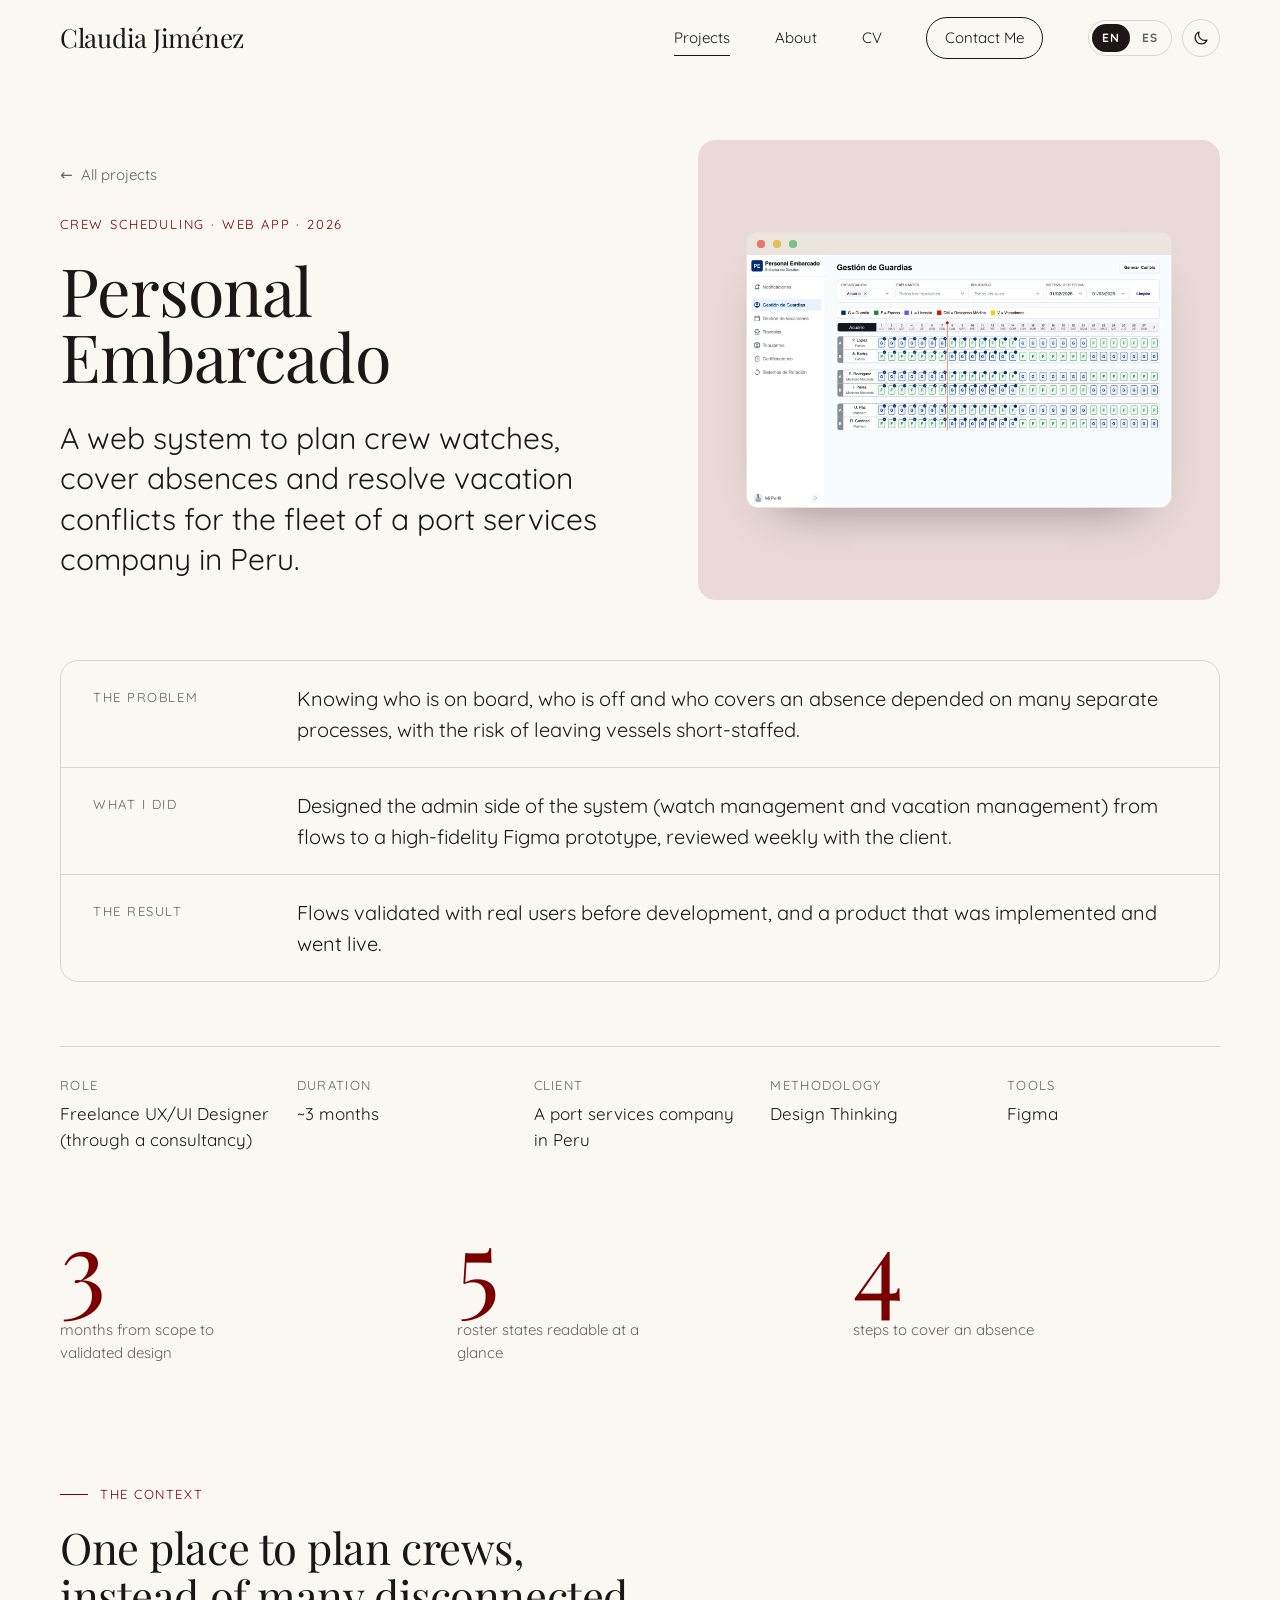
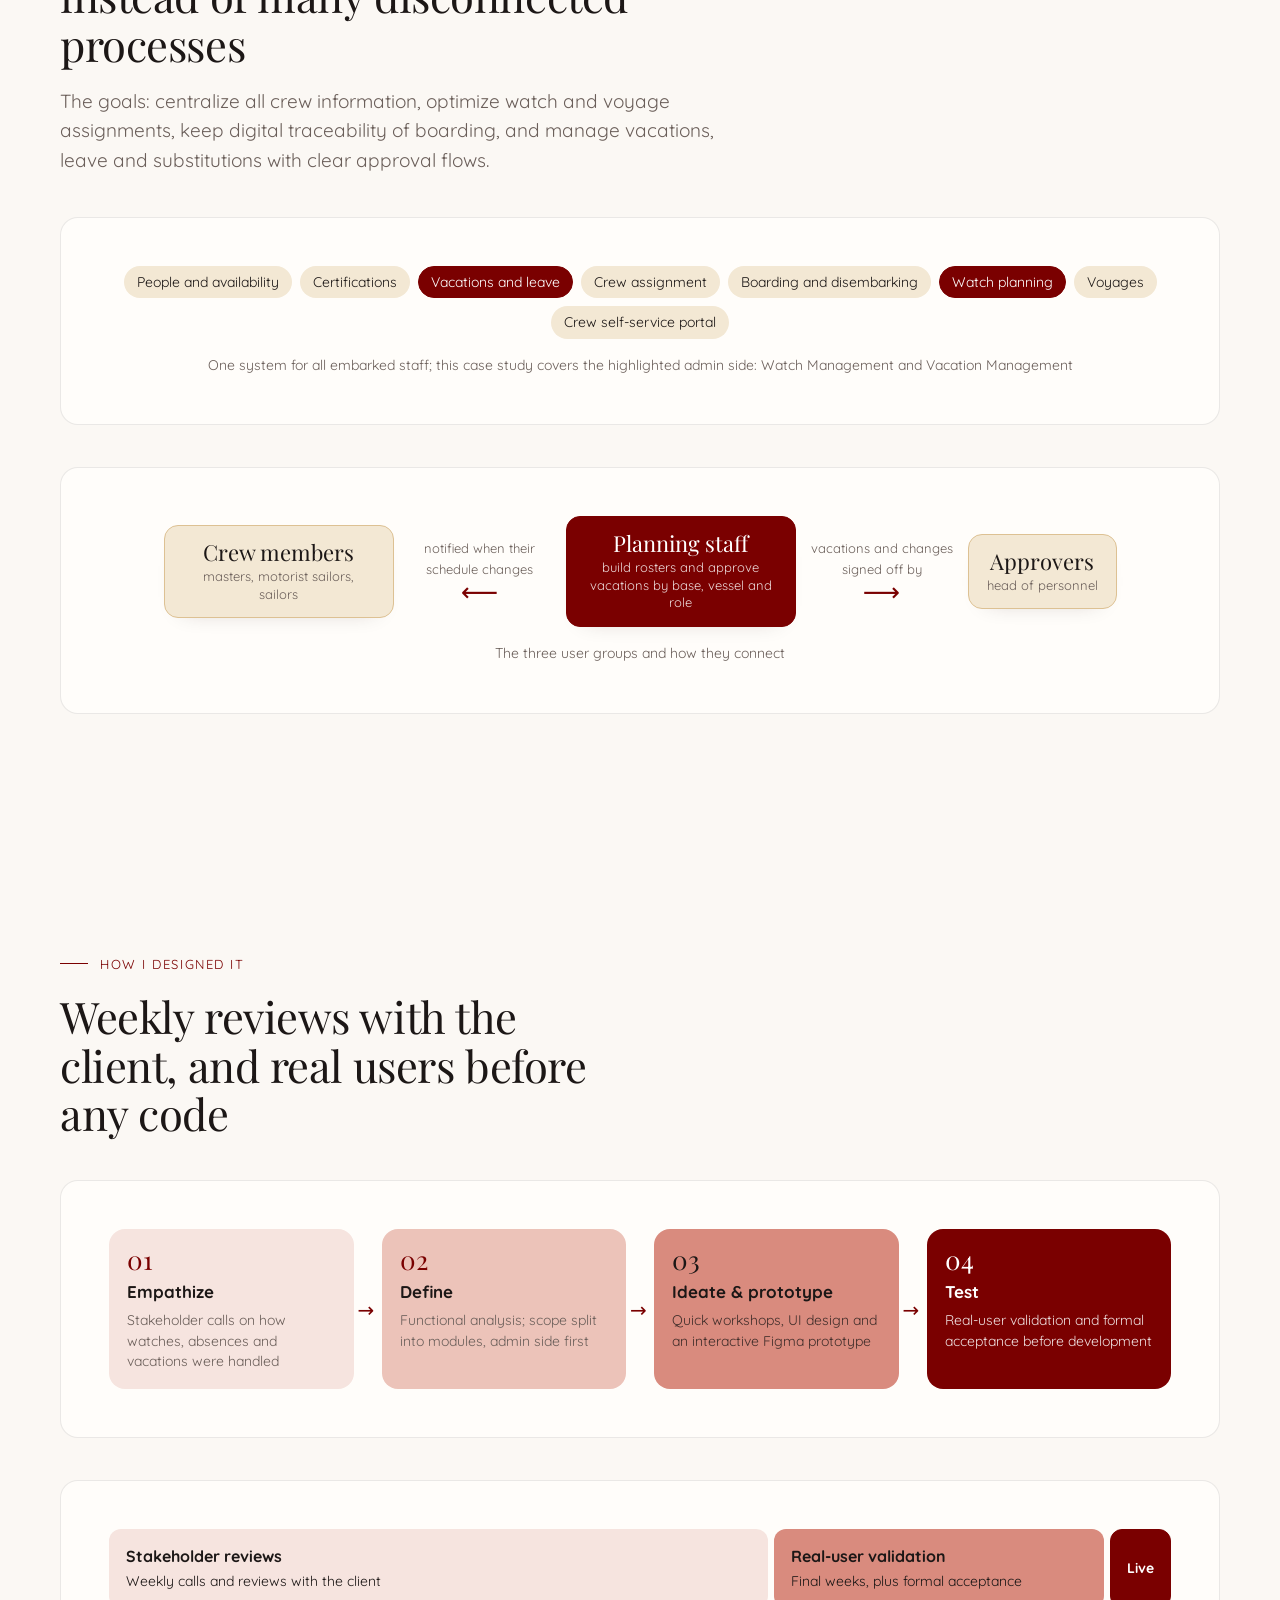
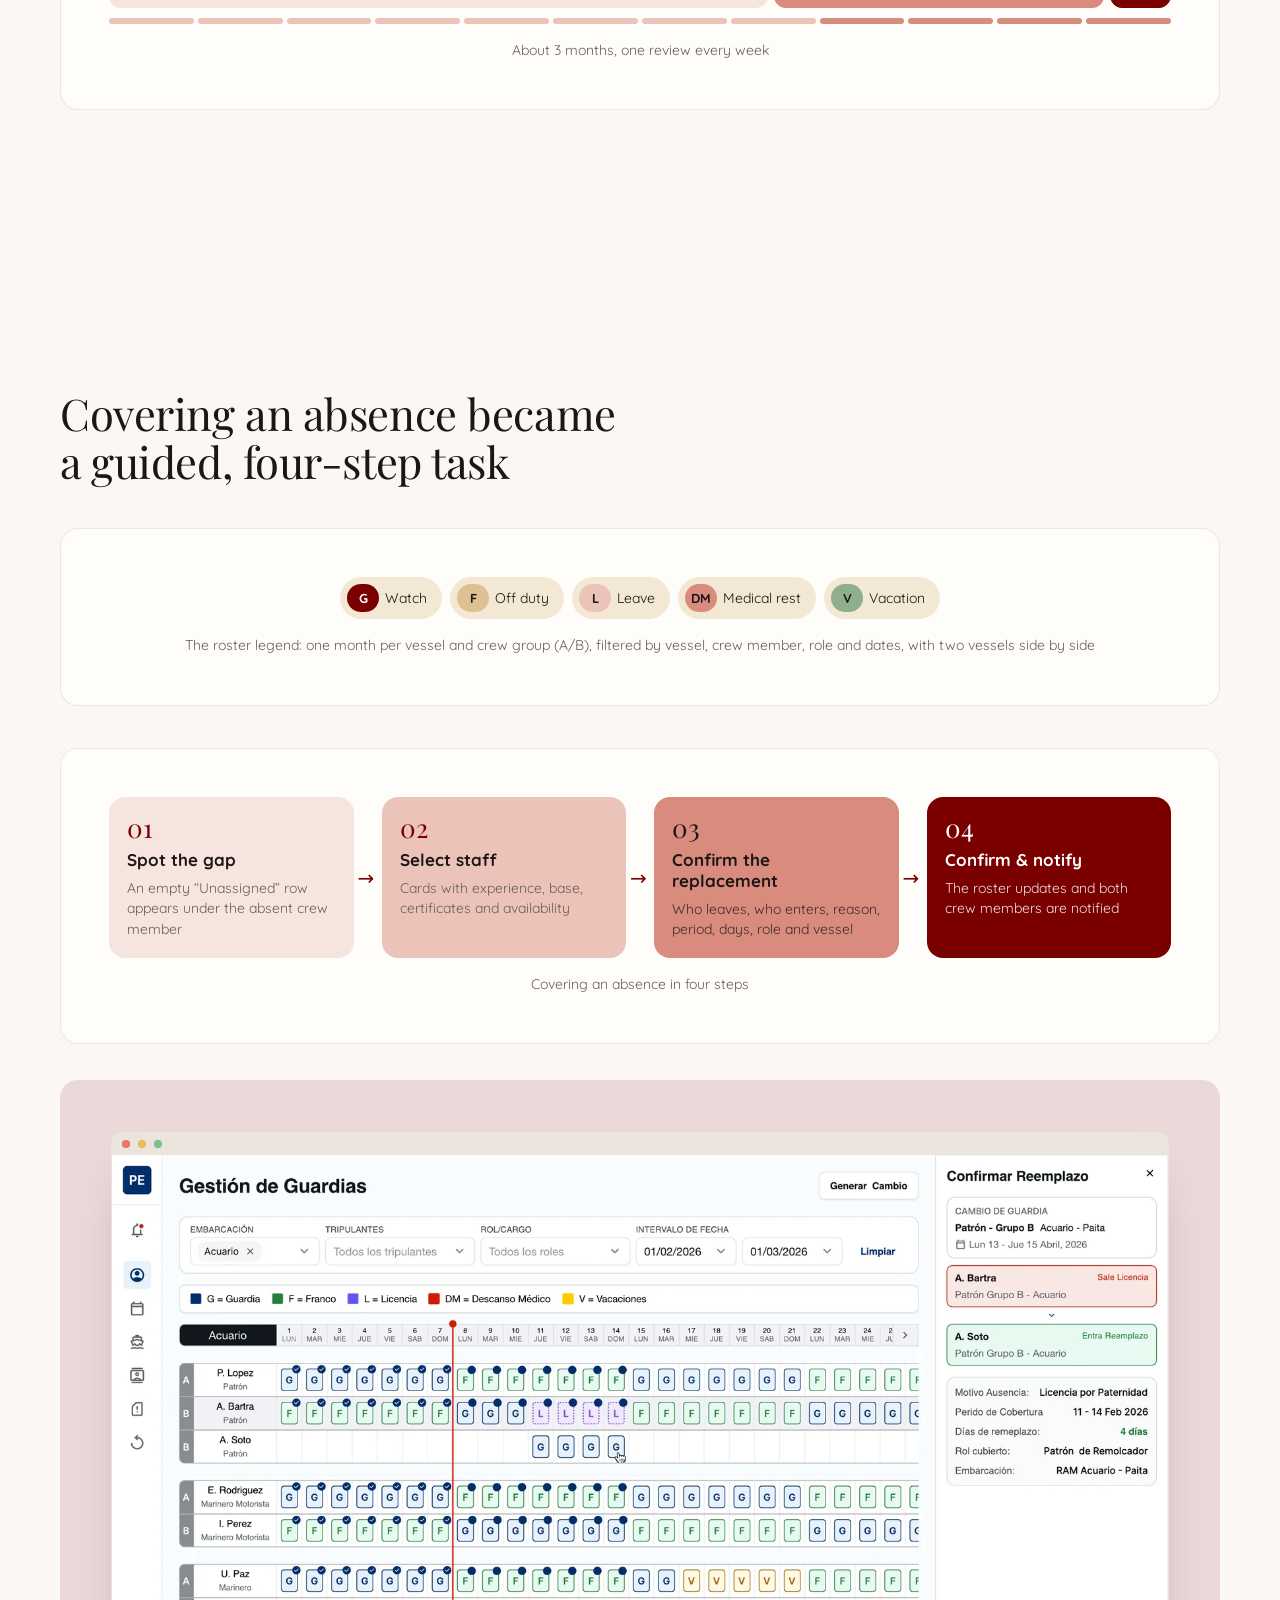
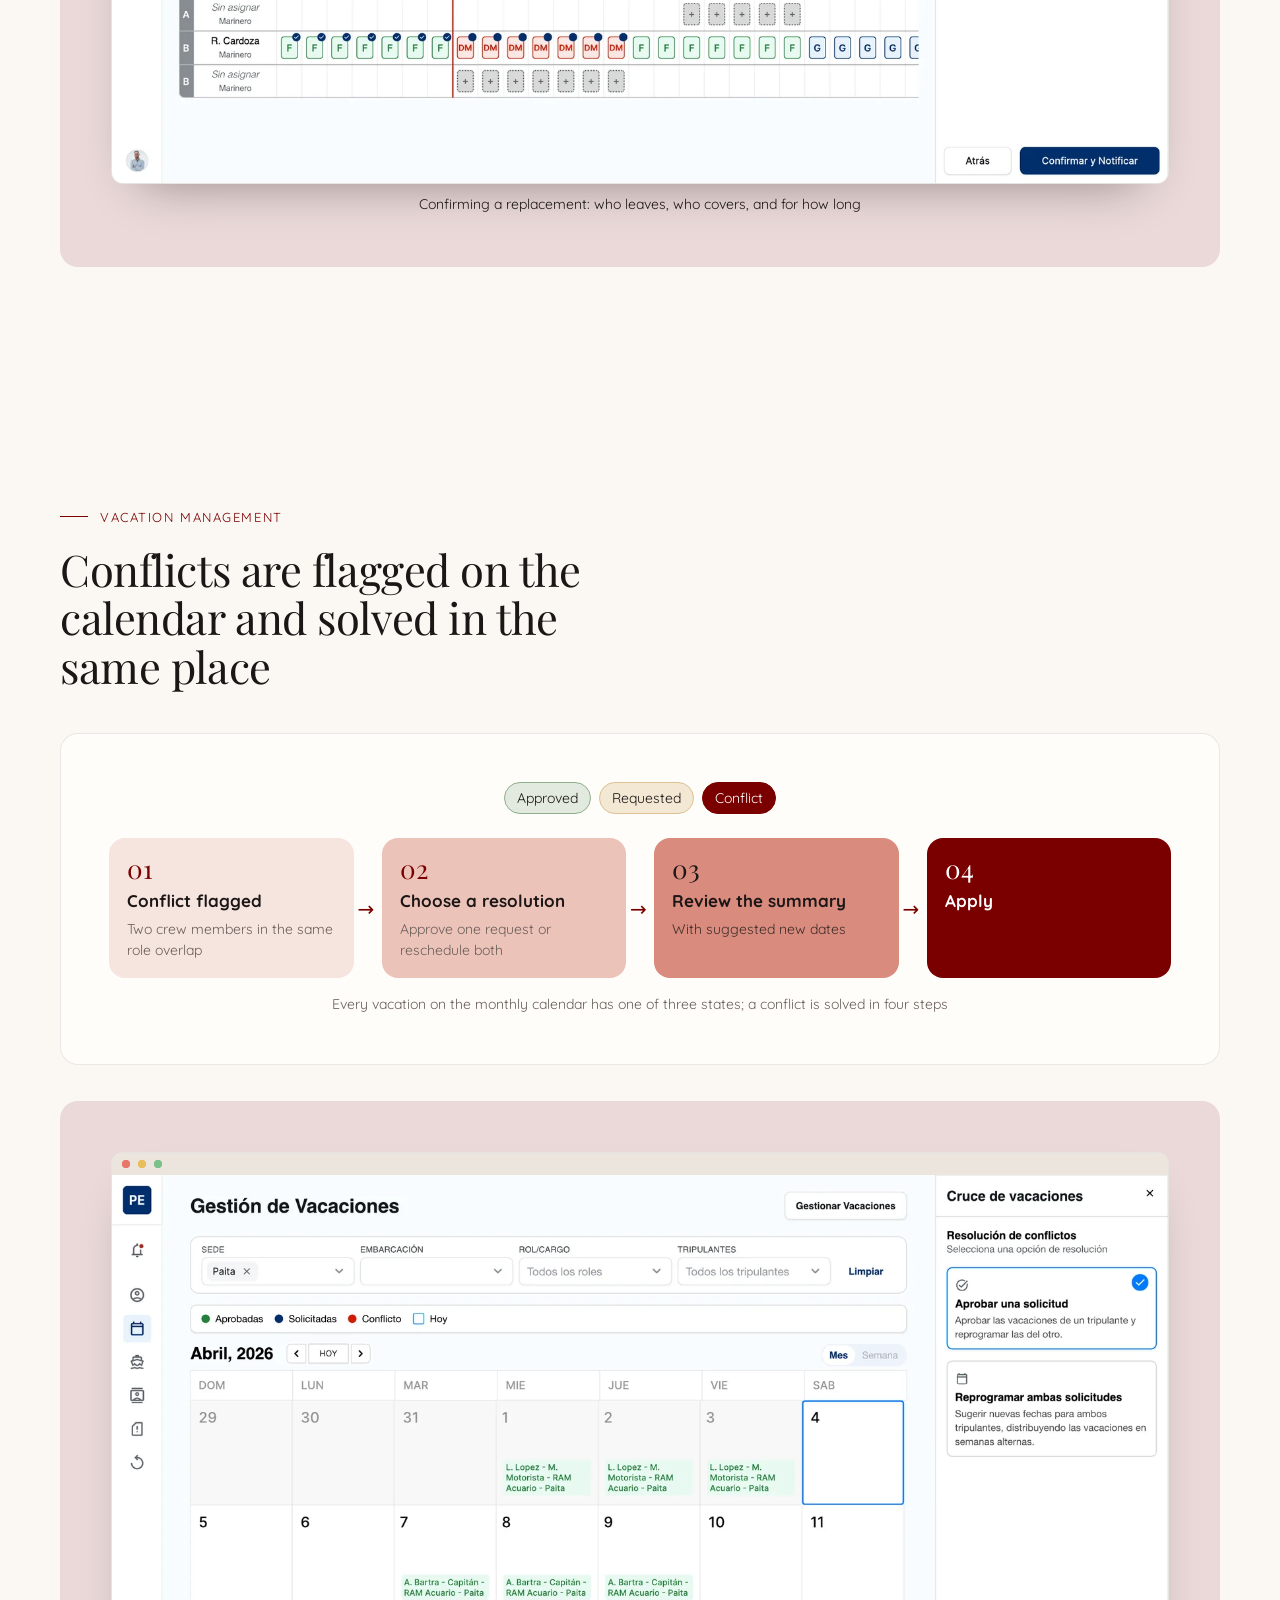
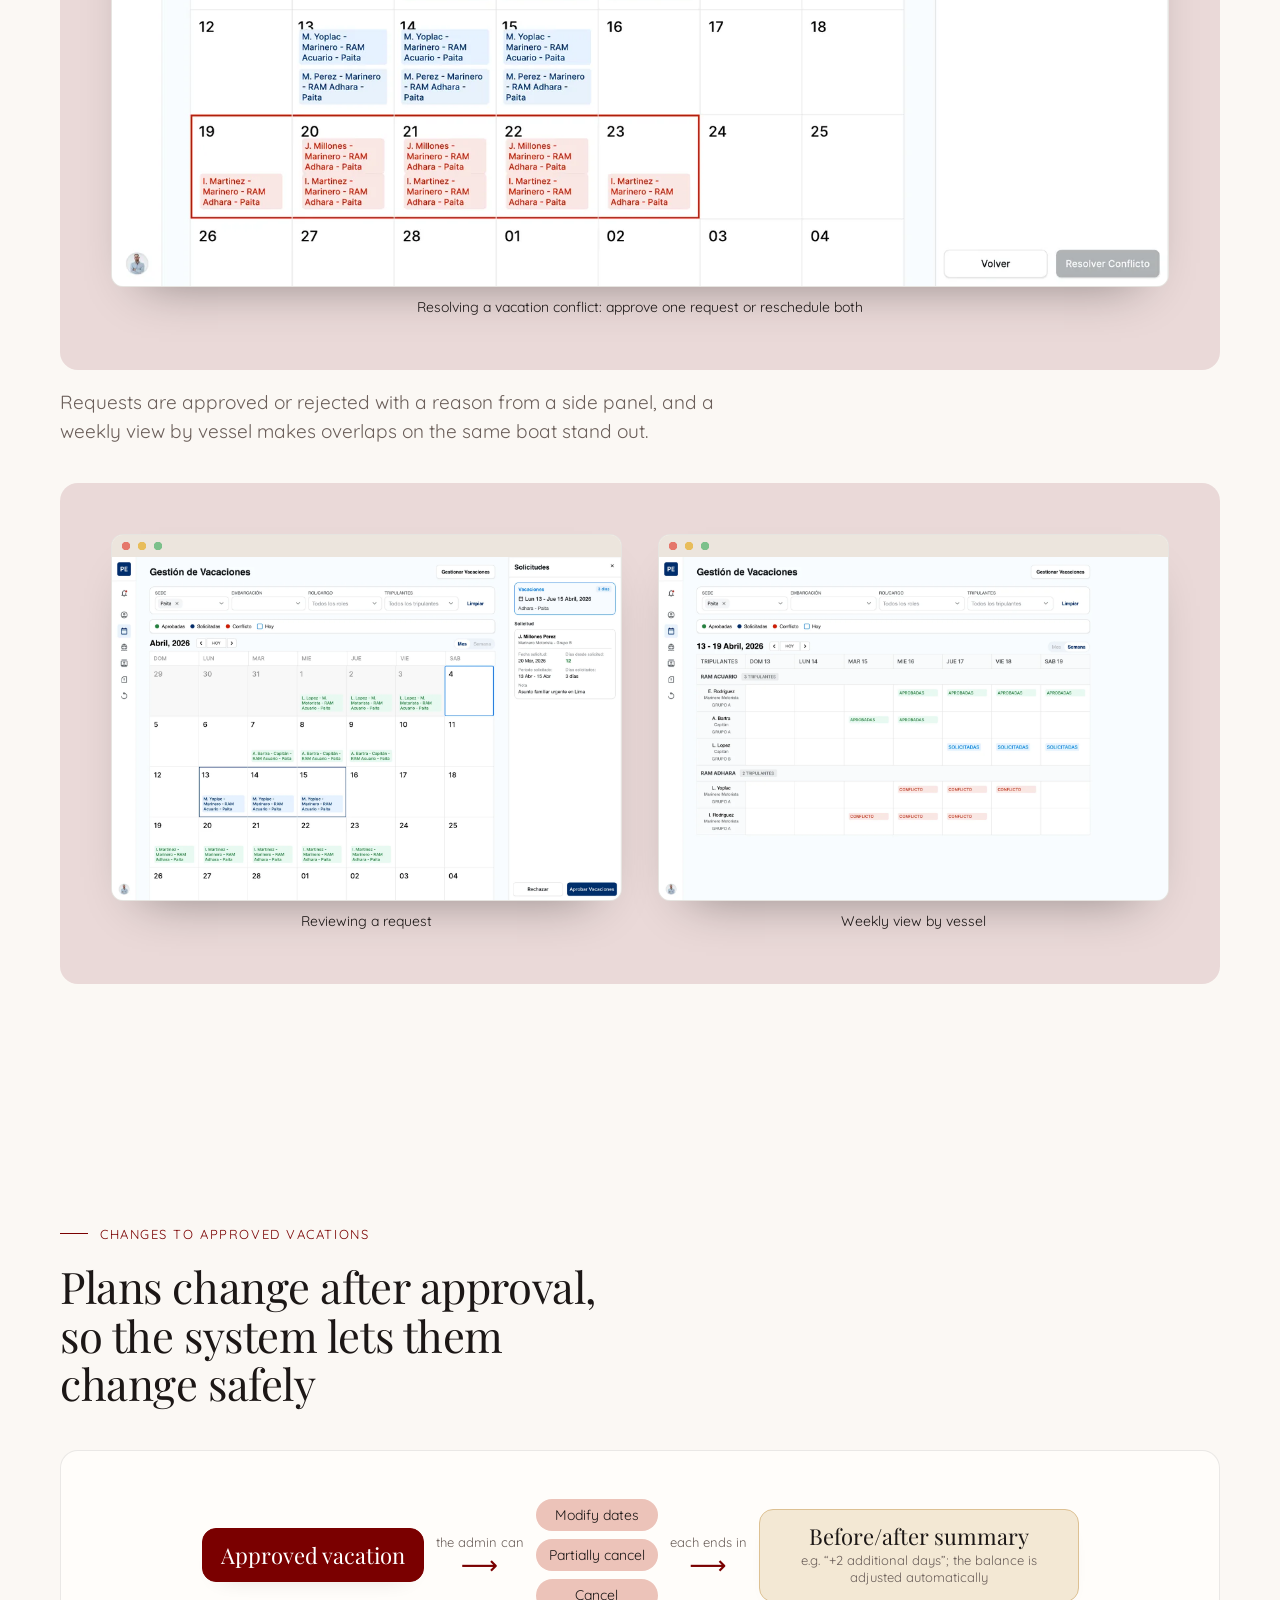
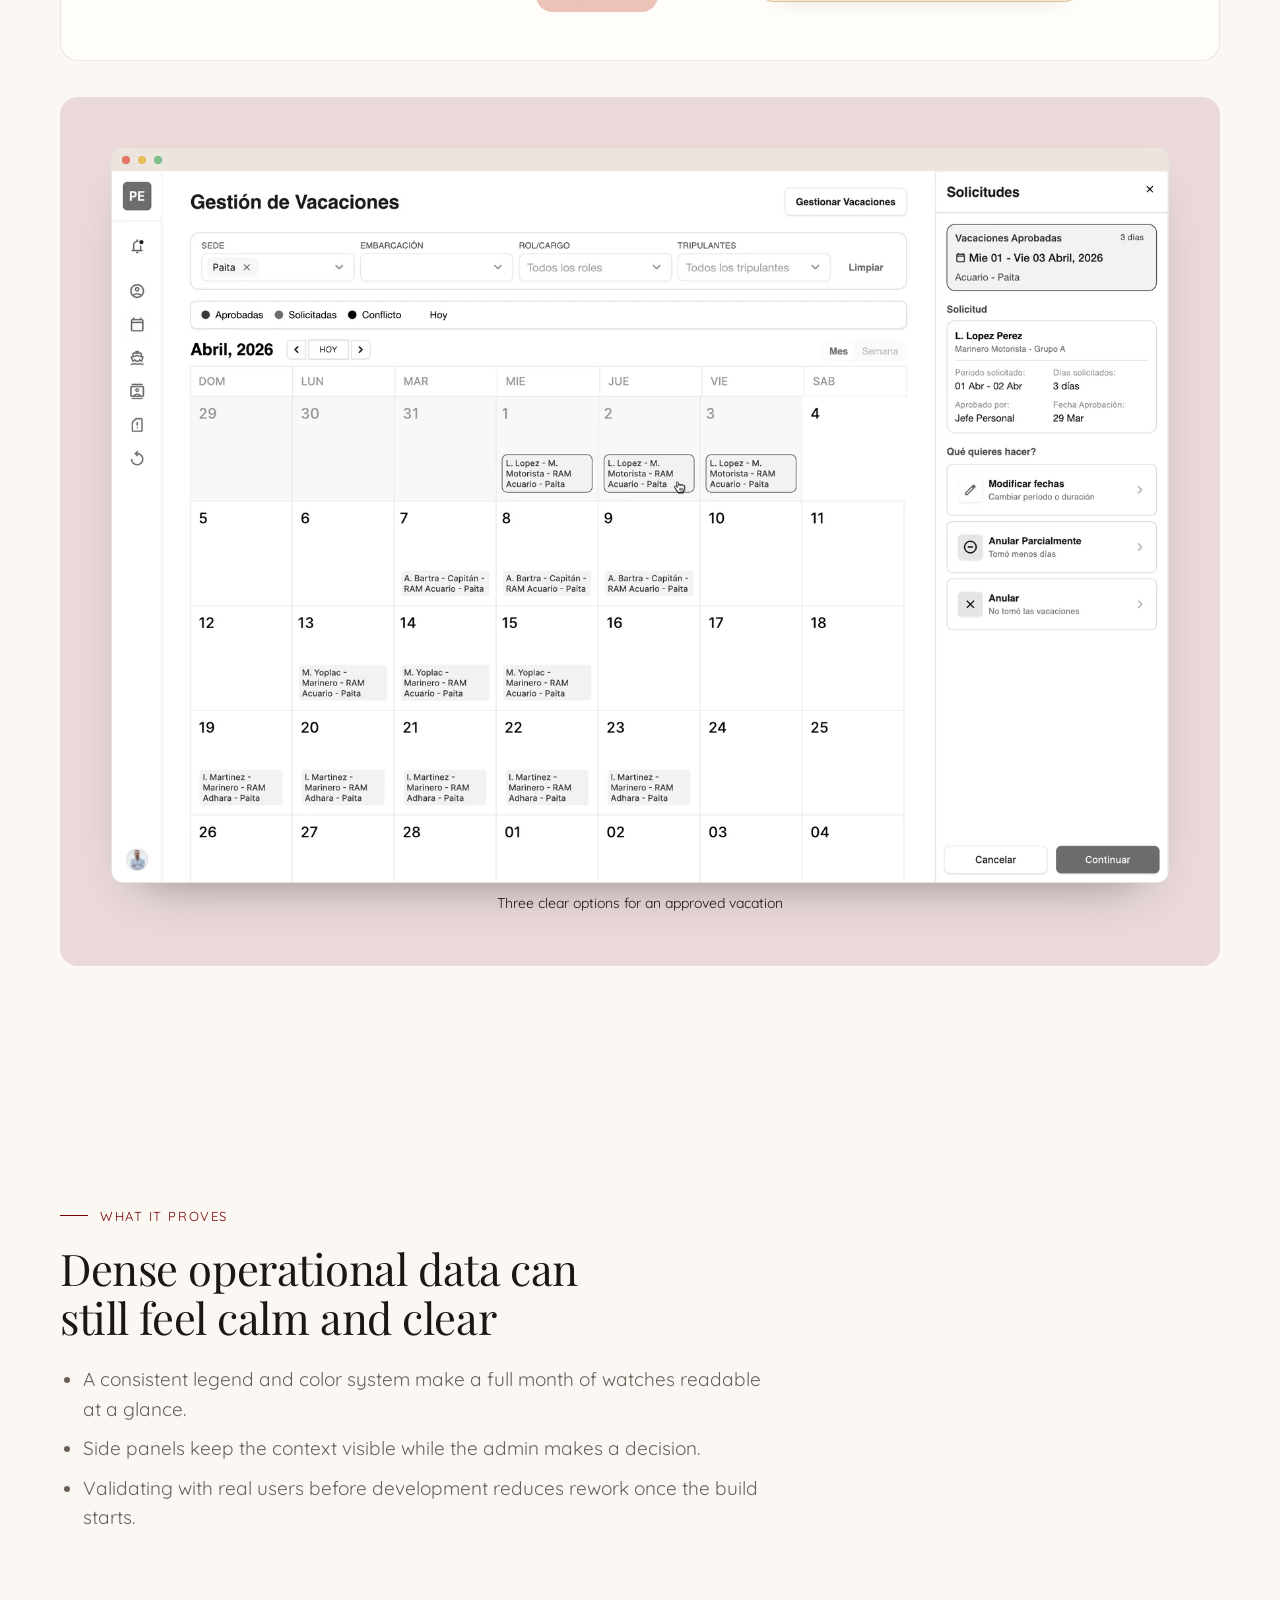
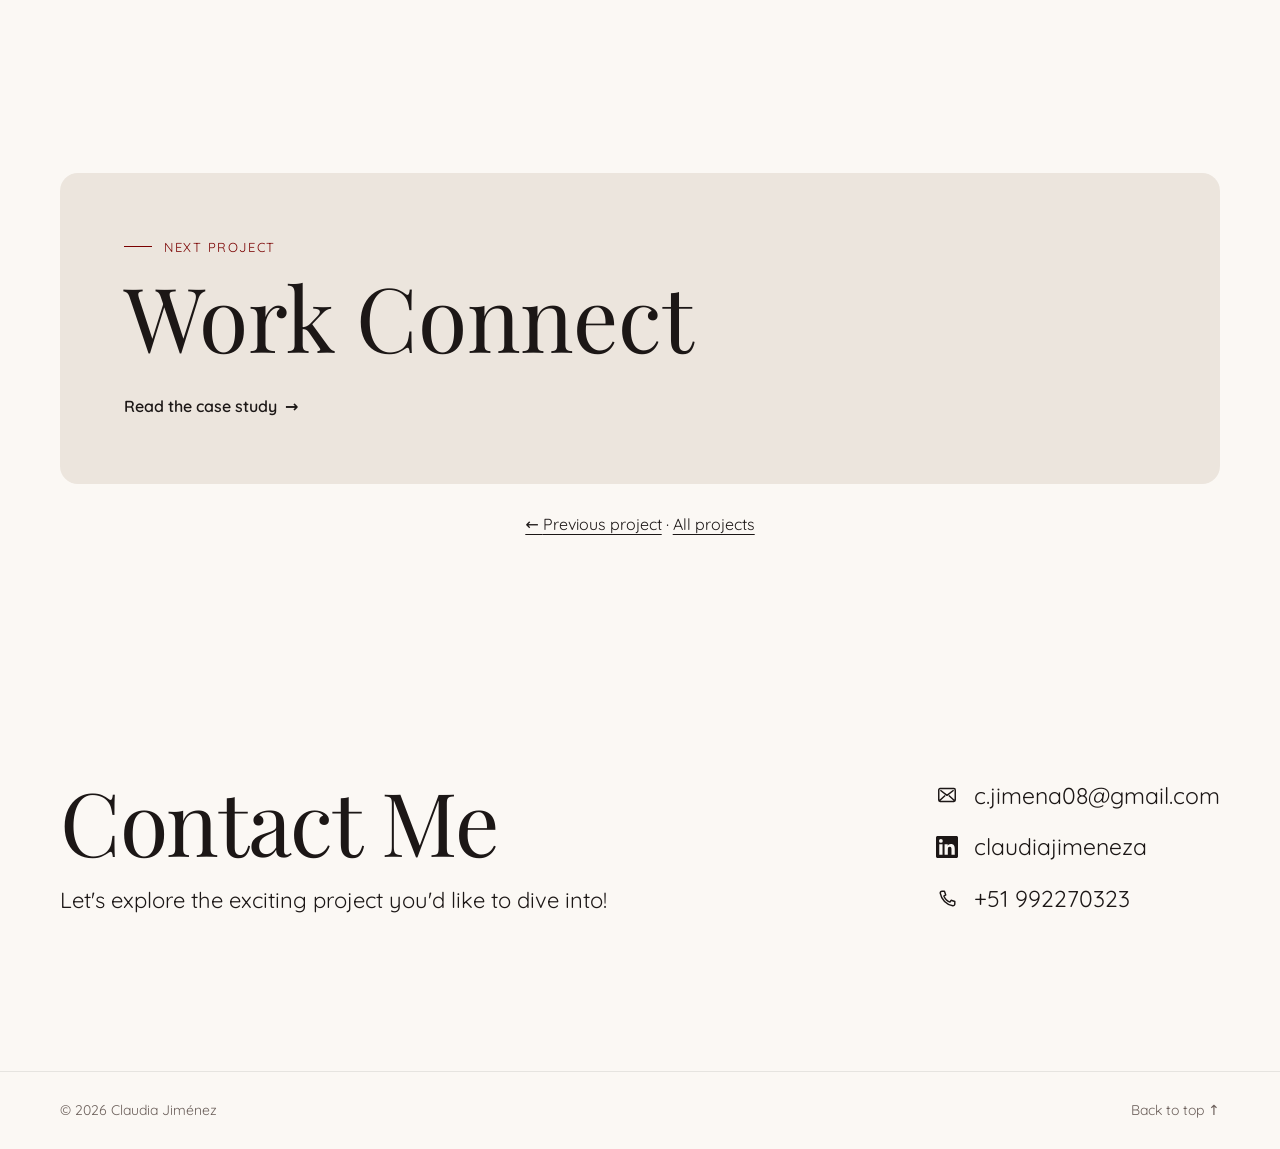
<file: projects/personal-embarcado.html>
<!doctype html>
<html lang="en" data-lang="en">
<head>
  <meta charset="utf-8" />
  <meta name="viewport" content="width=device-width, initial-scale=1" />
  <title data-en="Personal Embarcado · Claudia Jiménez" data-es="Personal Embarcado · Claudia Jiménez">Personal Embarcado · Claudia Jiménez</title>
  <script>
    /* Apply saved theme + language before first paint to avoid a flash (logic: script.js) */
    (function (d) {
      var get = function (k) { try { return localStorage.getItem(k); } catch (e) { return null; } };
      var t = get('theme'), l = get('lang');
      if (t === 'light' || t === 'dark') d.setAttribute('data-theme', t);
      if (l !== 'en' && l !== 'es') l = /^es\b/i.test(navigator.language || '') ? 'es' : 'en';
      d.lang = l; d.setAttribute('data-lang', l);
      var ti = document.querySelector('title');
      if (ti && ti.getAttribute('data-' + l)) document.title = ti.getAttribute('data-' + l);
    })(document.documentElement);
  </script>
  <meta name="description" content="Claudia Jiménez, UX/UI designer creating digital products with a user-first mindset." />
  <meta property="og:title" content="Claudia Jiménez · UX/UI Designer" />
  <meta property="og:description" content="UX/UI designer creating digital products with a user-first mindset." />
  <link rel="icon" href="data:image/svg+xml,<svg xmlns='http://www.w3.org/2000/svg' viewBox='0 0 64 64'><rect width='64' height='64' rx='14' fill='%237a0000'/><text x='32' y='44' font-family='Georgia,serif' font-size='34' text-anchor='middle' fill='%23fbf8f4'>CJ</text></svg>" />
  <link rel="preconnect" href="https://fonts.googleapis.com" />
  <link rel="preconnect" href="https://fonts.gstatic.com" crossorigin />
  <link href="https://fonts.googleapis.com/css2?family=Luxurious+Script&amp;family=Playfair+Display:ital,wght@0,400;0,500;0,600;1,400&amp;family=Quicksand:wght@400;500;600;700&amp;display=swap" rel="stylesheet" />
  <link rel="stylesheet" href="../styles.css" />
  <style>
    /* personal-embarcado page-only diagram tweaks */
    .personal-embarcado-scope, .personal-embarcado-legend, .personal-embarcado-states { justify-content: center; }
    .personal-embarcado-scope .chip:not(.chip--accent) { background: var(--sand1); border-color: transparent; }
    .personal-embarcado-legend .chip { background: var(--sand1); border-color: transparent; padding: 6px 14px 6px 6px; }
    .personal-embarcado-legend .chip b { display: inline-grid; place-items: center; min-width: 32px; height: 28px; padding: 0 6px; border-radius: 99px; background: var(--r2); font-weight: 700; font-size: 13px; }
    .personal-embarcado-legend .chip:nth-child(1) b { background: var(--r5); color: var(--on-dark); }
    .personal-embarcado-legend .chip:nth-child(2) b { background: var(--sand2); }
    .personal-embarcado-legend .chip:nth-child(3) b { background: var(--r2); }
    .personal-embarcado-legend .chip:nth-child(4) b { background: var(--r3); }
    .personal-embarcado-legend .chip:nth-child(5) b { background: var(--sage2); }
    .personal-embarcado-states { margin-bottom: 24px; }
    .personal-embarcado-states .chip:nth-child(1) { background: var(--sage1); border-color: var(--sage2); }
    .personal-embarcado-states .chip:nth-child(2) { background: var(--sand1); border-color: var(--sand2); }
    .personal-embarcado-options { flex-direction: column; align-items: stretch; }
    .personal-embarcado-options .chip { justify-content: center; }
    .personal-embarcado-users .node { max-width: 230px; }
    .personal-embarcado-users .model__rel { max-width: 160px; }
    .personal-embarcado-change .node:last-child { max-width: 320px; }
    :root[data-theme="dark"] .personal-embarcado-legend .chip:nth-child(1) b { color: #1b1110; }
    @media (prefers-color-scheme: dark) { :root:not([data-theme="light"]) .personal-embarcado-legend .chip:nth-child(1) b { color: #1b1110; } }
    @media (max-width: 900px) { .personal-embarcado-users .node, .personal-embarcado-users .model__rel, .personal-embarcado-change .node:last-child { max-width: none; } }
  </style>
</head>
<body>
  <a class="skip" href="#main"><span data-l="en">Skip to content</span><span data-l="es">Saltar al contenido</span></a>

  <header class="nav" id="top">
    <div class="container nav__inner">
      <a href="../index.html" class="nav__logo">Claudia Jiménez</a>
      <button class="nav__toggle" aria-label="Open menu" aria-expanded="false" aria-controls="nav-links">
        <span></span><span></span>
      </button>
      <nav id="nav-links" class="nav__links">
        <a href="../projects.html" class="is-active" aria-current="page"><span data-l="en">Projects</span><span data-l="es">Proyectos</span></a>
        <a href="../about.html"><span data-l="en">About</span><span data-l="es">Sobre mí</span></a>
        <a href="../cv/index.html">CV</a>
        <a href="#contact" class="pill"><span data-l="en">Contact Me</span><span data-l="es">Contáctame</span></a>
        <div class="nav__tools">
          <div class="lang" role="group" aria-label="Language" data-en-aria-label="Language" data-es-aria-label="Idioma">
            <button type="button" class="lang__btn" data-set-lang="en" lang="en" aria-label="English" aria-pressed="true">EN</button>
            <button type="button" class="lang__btn" data-set-lang="es" lang="es" aria-label="Español" aria-pressed="false">ES</button>
          </div>
          <button type="button" class="icon-btn theme-toggle" aria-pressed="false" aria-label="Dark mode" data-en-aria-label="Dark mode" data-es-aria-label="Modo oscuro">
            <svg class="i-moon" viewBox="0 0 24 24" aria-hidden="true"><path d="M20 14.6A8.2 8.2 0 0 1 9.4 4 8.2 8.2 0 1 0 20 14.6Z" fill="none" stroke="currentColor" stroke-width="1.6" stroke-linejoin="round"/></svg>
            <svg class="i-sun" viewBox="0 0 24 24" aria-hidden="true"><circle cx="12" cy="12" r="4" fill="none" stroke="currentColor" stroke-width="1.6"/><path d="M12 2.8v2.1M12 19.1v2.1M2.8 12h2.1M19.1 12h2.1M5.5 5.5 7 7M17 17l1.5 1.5M5.5 18.5 7 17M17 7l1.5-1.5" fill="none" stroke="currentColor" stroke-width="1.6" stroke-linecap="round"/></svg>
          </button>
        </div>
      </nav>
    </div>
  </header>

  <main id="main">
    <!-- HERO -->
    <section class="cs-hero container">
      <div class="cs-hero__text">
        <a class="back reveal" href="../projects.html"><span aria-hidden="true">←</span> <span data-l="en">All projects</span><span data-l="es">Todos los proyectos</span></a>
        <p class="eyebrow reveal"><span data-l="en">Crew Scheduling · Web app · 2026</span><span data-l="es">Gestión de personal · App web · 2026</span></p>
        <h1 class="case__title reveal">Personal Embarcado</h1>
        <p class="intro__lead reveal">
          <span data-l="en">A web system to plan crew watches, cover absences and resolve vacation conflicts for the fleet of a port services company in Peru.</span>
          <span data-l="es">Un sistema web para planificar guardias, cubrir ausencias y resolver cruces de vacaciones del personal embarcado de una empresa de servicios portuarios en Perú.</span>
        </p>
      </div>
      <div class="cs-hero__media cs-hero__media--desktop reveal" style="--card:var(--lilac)">
        <figure class="shot"><img src="../assets/personal-embarcado/roster.webp" width="1600" height="952" data-en-alt="Watch management roster: a monthly grid per vessel and crew group, with watch, off-duty, leave, medical rest and vacation states" data-es-alt="Cuadrante de gestión de guardias: grilla mensual por embarcación y grupo, con estados de guardia, franco, licencia, descanso médico y vacaciones" alt="Watch management roster: a monthly grid per vessel and crew group, with watch, off-duty, leave, medical rest and vacation states"></figure>
      </div>
    </section>

    <!-- TL;DR -->
    <section class="container">
      <dl class="tldr reveal">
        <div><dt><span data-l="en">The problem</span><span data-l="es">El problema</span></dt>
          <dd><span data-l="en">Knowing who is on board, who is off and who covers an absence depended on many separate processes, with the risk of leaving vessels short-staffed.</span><span data-l="es">Saber quién está a bordo, quién está de franco y quién cubre una ausencia dependía de muchos procesos separados, con el riesgo de dejar embarcaciones sin personal.</span></dd></div>
        <div><dt><span data-l="en">What I did</span><span data-l="es">Qué hice</span></dt>
          <dd><span data-l="en">Designed the admin side of the system (watch management and vacation management) from flows to a high-fidelity Figma prototype, reviewed weekly with the client.</span><span data-l="es">Diseñé el módulo de administración del sistema (gestión de guardias y de vacaciones) desde los flujos hasta un prototipo de alta fidelidad en Figma, revisado semanalmente con el cliente.</span></dd></div>
        <div><dt><span data-l="en">The result</span><span data-l="es">El resultado</span></dt>
          <dd><span data-l="en">Flows validated with real users before development, and a product that was implemented and went live.</span><span data-l="es">Flujos validados con usuarios reales antes del desarrollo y un producto que se implementó y salió en vivo.</span></dd></div>
      </dl>

      <dl class="facts reveal">
        <div class="fact"><dt><span data-l="en">Role</span><span data-l="es">Rol</span></dt><dd><span data-l="en">Freelance UX/UI Designer (through a consultancy)</span><span data-l="es">UX/UI Designer freelance (a través de una consultora)</span></dd></div>
        <div class="fact"><dt><span data-l="en">Duration</span><span data-l="es">Duración</span></dt><dd><span data-l="en">~3 months</span><span data-l="es">~3 meses</span></dd></div>
        <div class="fact"><dt><span data-l="en">Client</span><span data-l="es">Cliente</span></dt><dd><span data-l="en">A port services company in Peru</span><span data-l="es">Una empresa de servicios portuarios en Perú</span></dd></div>
        <div class="fact"><dt><span data-l="en">Methodology</span><span data-l="es">Metodología</span></dt><dd>Design Thinking</dd></div>
        <div class="fact"><dt><span data-l="en">Tools</span><span data-l="es">Herramientas</span></dt><dd>Figma</dd></div>
      </dl>

      <div class="stats reveal">
        <div class="stat"><span class="stat__num">3</span><span class="stat__label"><span data-l="en">months from scope to validated design</span><span data-l="es">meses desde el alcance hasta el diseño validado</span></span></div>
        <div class="stat"><span class="stat__num">5</span><span class="stat__label"><span data-l="en">roster states readable at a glance</span><span data-l="es">estados del cuadrante legibles de un vistazo</span></span></div>
        <div class="stat"><span class="stat__num">4</span><span class="stat__label"><span data-l="en">steps to cover an absence</span><span data-l="es">pasos para cubrir una ausencia</span></span></div>
      </div>
    </section>

    <!-- CONTEXT -->
    <section class="section container story">
      <p class="label reveal"><span data-l="en">The context</span><span data-l="es">El contexto</span></p>
      <h2 class="story__title reveal"><span data-l="en">One place to plan crews, instead of many disconnected processes</span><span data-l="es">Un solo lugar para planificar tripulaciones, en lugar de muchos procesos desconectados</span></h2>
      <div class="story__body reveal">
        <p><span data-l="en">The goals: centralize all crew information, optimize watch and voyage assignments, keep digital traceability of boarding, and manage vacations, leave and substitutions with clear approval flows.</span><span data-l="es">Los objetivos: centralizar toda la información del personal, optimizar la asignación de guardias y travesías, mantener la trazabilidad digital del embarque y gestionar vacaciones, licencias y reemplazos con flujos de aprobación claros.</span></p>
      </div>
      <div class="viz reveal" style="--card:var(--lilac)">
        <div class="chips personal-embarcado-scope">
          <span class="chip"><span data-l="en">People and availability</span><span data-l="es">Personal y disponibilidad</span></span>
          <span class="chip"><span data-l="en">Certifications</span><span data-l="es">Certificaciones</span></span>
          <span class="chip chip--accent"><span data-l="en">Vacations and leave</span><span data-l="es">Vacaciones y licencias</span></span>
          <span class="chip"><span data-l="en">Crew assignment</span><span data-l="es">Asignación de tripulantes</span></span>
          <span class="chip"><span data-l="en">Boarding and disembarking</span><span data-l="es">Embarque y desembarque</span></span>
          <span class="chip chip--accent"><span data-l="en">Watch planning</span><span data-l="es">Guardias</span></span>
          <span class="chip"><span data-l="en">Voyages</span><span data-l="es">Travesías</span></span>
          <span class="chip"><span data-l="en">Crew self-service portal</span><span data-l="es">Portal de autogestión</span></span>
        </div>
        <p class="viz__caption"><span data-l="en">One system for all embarked staff; this case study covers the highlighted admin side: Watch Management and Vacation Management</span><span data-l="es">Un solo sistema para todo el personal embarcado; este caso cubre el módulo de administración resaltado: Gestión de Guardias y Gestión de Vacaciones</span></p>
      </div>
      <div class="viz reveal" style="--card:var(--lilac)">
        <div class="model personal-embarcado-users">
          <div class="node"><strong><span data-l="en">Crew members</span><span data-l="es">Tripulantes</span></strong><small><span data-l="en">masters, motorist sailors, sailors</span><span data-l="es">patrones, marineros motoristas, marineros</span></small></div>
          <span class="model__rel model__rel--back"><span data-l="en">notified when their schedule changes</span><span data-l="es">reciben aviso cuando cambia su programación</span></span>
          <div class="node node--accent"><strong><span data-l="en">Planning staff</span><span data-l="es">Planificación</span></strong><small><span data-l="en">build rosters and approve vacations by base, vessel and role</span><span data-l="es">arman cuadrantes y aprueban vacaciones por sede, embarcación y cargo</span></small></div>
          <span class="model__rel"><span data-l="en">vacations and changes signed off by</span><span data-l="es">vacaciones y cambios aprobados por</span></span>
          <div class="node"><strong><span data-l="en">Approvers</span><span data-l="es">Aprobadores</span></strong><small><span data-l="en">head of personnel</span><span data-l="es">jefe de personal</span></small></div>
        </div>
        <p class="viz__caption"><span data-l="en">The three user groups and how they connect</span><span data-l="es">Los tres grupos de usuarios y cómo se conectan</span></p>
      </div>
    </section>

    <!-- PROCESS -->
    <section class="section container story">
      <p class="label reveal"><span data-l="en">How I designed it</span><span data-l="es">Cómo lo diseñé</span></p>
      <h2 class="story__title reveal"><span data-l="en">Weekly reviews with the client, and real users before any code</span><span data-l="es">Revisiones semanales con el cliente y usuarios reales antes de escribir código</span></h2>
      <div class="viz reveal" style="--card:var(--lilac)">
        <ol class="flow">
          <li><strong><span data-l="en">Empathize</span><span data-l="es">Empatizar</span></strong><small><span data-l="en">Stakeholder calls on how watches, absences and vacations were handled</span><span data-l="es">Llamadas con stakeholders sobre cómo se manejaban guardias, ausencias y vacaciones</span></small></li>
          <li><strong><span data-l="en">Define</span><span data-l="es">Definir</span></strong><small><span data-l="en">Functional analysis; scope split into modules, admin side first</span><span data-l="es">Análisis funcional; alcance en módulos, primero la administración</span></small></li>
          <li><strong><span data-l="en">Ideate &amp; prototype</span><span data-l="es">Idear y prototipar</span></strong><small><span data-l="en">Quick workshops, UI design and an interactive Figma prototype</span><span data-l="es">Workshops rápidos, diseño UI y prototipo interactivo en Figma</span></small></li>
          <li class="is-final"><strong><span data-l="en">Test</span><span data-l="es">Testear</span></strong><small><span data-l="en">Real-user validation and formal acceptance before development</span><span data-l="es">Validación con usuarios reales y aceptación formal antes del desarrollo</span></small></li>
        </ol>
      </div>
      <div class="viz reveal" style="--card:var(--lilac)">
        <div class="cadence">
          <div><strong><span data-l="en">Stakeholder reviews</span><span data-l="es">Revisiones con stakeholders</span></strong><span data-l="en">Weekly calls and reviews with the client</span><span data-l="es">Llamadas y revisiones semanales con el cliente</span></div>
          <div class="is-users"><strong><span data-l="en">Real-user validation</span><span data-l="es">Validación con usuarios</span></strong><span data-l="en">Final weeks, plus formal acceptance</span><span data-l="es">Últimas semanas, más aceptación formal</span></div>
          <div class="is-live"><span data-l="en">Live</span><span data-l="es">En vivo</span></div>
        </div>
        <div class="cadence__ticks" aria-hidden="true"><span></span><span></span><span></span><span></span><span></span><span></span><span></span><span></span><span></span><span></span><span></span><span></span></div>
        <p class="viz__caption"><span data-l="en">About 3 months, one review every week</span><span data-l="es">Unos 3 meses, una revisión cada semana</span></p>
      </div>
    </section>

    <!-- SOLUTION: WATCHES -->
    <section class="section container story">
      <p class="label reveal"><span data-l="en">Watch management</span><span data-l="es">Gestión de guardias</span></p>
      <h2 class="story__title reveal"><span data-l="en">Covering an absence became a guided, four-step task</span><span data-l="es">Cubrir una ausencia se volvió una tarea guiada de cuatro pasos</span></h2>
      <div class="viz reveal" style="--card:var(--lilac)">
        <div class="chips personal-embarcado-legend">
          <span class="chip"><b>G</b><span data-l="en">Watch</span><span data-l="es">Guardia</span></span>
          <span class="chip"><b>F</b><span data-l="en">Off duty</span><span data-l="es">Franco</span></span>
          <span class="chip"><b>L</b><span data-l="en">Leave</span><span data-l="es">Licencia</span></span>
          <span class="chip"><b>DM</b><span data-l="en">Medical rest</span><span data-l="es">Descanso médico</span></span>
          <span class="chip"><b>V</b><span data-l="en">Vacation</span><span data-l="es">Vacaciones</span></span>
        </div>
        <p class="viz__caption"><span data-l="en">The roster legend: one month per vessel and crew group (A/B), filtered by vessel, crew member, role and dates, with two vessels side by side</span><span data-l="es">La leyenda del cuadrante: un mes por embarcación y grupo (A/B), con filtros por embarcación, tripulante, cargo y fechas, y dos embarcaciones lado a lado</span></p>
      </div>
      <div class="viz reveal" style="--card:var(--lilac)">
        <ol class="flow">
          <li><strong><span data-l="en">Spot the gap</span><span data-l="es">Detectar el hueco</span></strong><small><span data-l="en">An empty “Unassigned” row appears under the absent crew member</span><span data-l="es">Aparece una fila “Sin asignar” bajo el tripulante ausente</span></small></li>
          <li><strong><span data-l="en">Select staff</span><span data-l="es">Seleccionar personal</span></strong><small><span data-l="en">Cards with experience, base, certificates and availability</span><span data-l="es">Tarjetas con experiencia, sede, certificados y disponibilidad</span></small></li>
          <li><strong><span data-l="en">Confirm the replacement</span><span data-l="es">Confirmar el reemplazo</span></strong><small><span data-l="en">Who leaves, who enters, reason, period, days, role and vessel</span><span data-l="es">Quién sale, quién entra, motivo, periodo, días, rol y embarcación</span></small></li>
          <li class="is-final"><strong><span data-l="en">Confirm &amp; notify</span><span data-l="es">Confirmar y notificar</span></strong><small><span data-l="en">The roster updates and both crew members are notified</span><span data-l="es">El cuadrante se actualiza y se avisa a ambos tripulantes</span></small></li>
        </ol>
        <p class="viz__caption"><span data-l="en">Covering an absence in four steps</span><span data-l="es">Cubrir una ausencia en cuatro pasos</span></p>
      </div>
      <div class="shots reveal" style="--card:var(--lilac)">
        <figure><div class="shot"><img src="../assets/personal-embarcado/confirm-replacement.webp" width="1600" height="952" loading="lazy" data-en-alt="Confirm replacement panel: the crew member on leave, the replacement, reason, coverage period and vessel, next to the updated roster" data-es-alt="Panel Confirmar reemplazo: el tripulante con licencia, el reemplazo, motivo, periodo de cobertura y embarcación, junto al cuadrante actualizado" alt="Confirm replacement panel: the crew member on leave, the replacement, reason, coverage period and vessel, next to the updated roster"></div>
          <figcaption><span data-l="en">Confirming a replacement: who leaves, who covers, and for how long</span><span data-l="es">Confirmar un reemplazo: quién sale, quién cubre y por cuánto tiempo</span></figcaption></figure>
      </div>
    </section>

    <!-- SOLUTION: VACATIONS -->
    <section class="section container story">
      <p class="label reveal"><span data-l="en">Vacation management</span><span data-l="es">Gestión de vacaciones</span></p>
      <h2 class="story__title reveal"><span data-l="en">Conflicts are flagged on the calendar and solved in the same place</span><span data-l="es">Los cruces se marcan en el calendario y se resuelven en el mismo lugar</span></h2>
      <div class="viz reveal" style="--card:var(--lilac)">
        <div class="chips personal-embarcado-states">
          <span class="chip"><span data-l="en">Approved</span><span data-l="es">Aprobada</span></span>
          <span class="chip"><span data-l="en">Requested</span><span data-l="es">Solicitada</span></span>
          <span class="chip chip--accent"><span data-l="en">Conflict</span><span data-l="es">Conflicto</span></span>
        </div>
        <ol class="flow">
          <li><strong><span data-l="en">Conflict flagged</span><span data-l="es">Cruce marcado</span></strong><small><span data-l="en">Two crew members in the same role overlap</span><span data-l="es">Dos tripulantes del mismo cargo se superponen</span></small></li>
          <li><strong><span data-l="en">Choose a resolution</span><span data-l="es">Elegir una solución</span></strong><small><span data-l="en">Approve one request or reschedule both</span><span data-l="es">Aprobar una solicitud o reprogramar ambas</span></small></li>
          <li><strong><span data-l="en">Review the summary</span><span data-l="es">Revisar el resumen</span></strong><small><span data-l="en">With suggested new dates</span><span data-l="es">Con fechas sugeridas</span></small></li>
          <li class="is-final"><strong><span data-l="en">Apply</span><span data-l="es">Aplicar</span></strong></li>
        </ol>
        <p class="viz__caption"><span data-l="en">Every vacation on the monthly calendar has one of three states; a conflict is solved in four steps</span><span data-l="es">Cada vacación del calendario mensual tiene uno de tres estados; un cruce se resuelve en cuatro pasos</span></p>
      </div>
      <div class="shots reveal" style="--card:var(--lilac)">
        <figure><div class="shot"><img src="../assets/personal-embarcado/vacation-conflict.webp" width="1600" height="1078" loading="lazy" data-en-alt="Vacation calendar with an overlapping week highlighted in red and a side panel with two resolution options" data-es-alt="Calendario de vacaciones con una semana en conflicto resaltada en rojo y un panel lateral con dos opciones de resolución" alt="Vacation calendar with an overlapping week highlighted in red and a side panel with two resolution options"></div>
          <figcaption><span data-l="en">Resolving a vacation conflict: approve one request or reschedule both</span><span data-l="es">Resolver un cruce de vacaciones: aprobar una solicitud o reprogramar ambas</span></figcaption></figure>
      </div>
      <div class="story__body reveal">
        <p><span data-l="en">Requests are approved or rejected with a reason from a side panel, and a weekly view by vessel makes overlaps on the same boat stand out.</span><span data-l="es">Las solicitudes se aprueban o rechazan con un motivo desde un panel lateral, y una vista semanal por embarcación hace que los cruces en un mismo barco salten a la vista.</span></p>
      </div>
      <div class="shots shots--2 reveal" style="--card:var(--lilac)">
        <figure><div class="shot"><img src="../assets/personal-embarcado/request-review.webp" width="1600" height="1078" loading="lazy" data-en-alt="Vacation request panel with dates, days requested and a note, with Reject and Approve buttons" data-es-alt="Panel de solicitud de vacaciones con fechas, días solicitados y nota, con botones Rechazar y Aprobar" alt="Vacation request panel with dates, days requested and a note, with Reject and Approve buttons"></div>
          <figcaption><span data-l="en">Reviewing a request</span><span data-l="es">Revisión de una solicitud</span></figcaption></figure>
        <figure><div class="shot"><img src="../assets/personal-embarcado/weekly-view.webp" width="1600" height="1078" loading="lazy" data-en-alt="Weekly vacation view grouped by vessel, with approved, requested and conflict tags per day" data-es-alt="Vista semanal de vacaciones agrupada por embarcación, con etiquetas de aprobadas, solicitadas y conflicto por día" alt="Weekly vacation view grouped by vessel, with approved, requested and conflict tags per day"></div>
          <figcaption><span data-l="en">Weekly view by vessel</span><span data-l="es">Vista semanal por embarcación</span></figcaption></figure>
      </div>
    </section>

    <!-- SOLUTION: CHANGES -->
    <section class="section container story">
      <p class="label reveal"><span data-l="en">Changes to approved vacations</span><span data-l="es">Cambios sobre vacaciones aprobadas</span></p>
      <h2 class="story__title reveal"><span data-l="en">Plans change after approval, so the system lets them change safely</span><span data-l="es">Los planes cambian después de aprobarse, así que el sistema permite cambiarlos con seguridad</span></h2>
      <div class="viz reveal" style="--card:var(--lilac)">
        <div class="model personal-embarcado-change">
          <div class="node node--accent"><strong><span data-l="en">Approved vacation</span><span data-l="es">Vacación aprobada</span></strong></div>
          <span class="model__rel"><span data-l="en">the admin can</span><span data-l="es">el admin puede</span></span>
          <div class="chips personal-embarcado-options">
            <span class="chip"><span data-l="en">Modify dates</span><span data-l="es">Modificar fechas</span></span>
            <span class="chip"><span data-l="en">Partially cancel</span><span data-l="es">Anular parcialmente</span></span>
            <span class="chip"><span data-l="en">Cancel</span><span data-l="es">Anular</span></span>
          </div>
          <span class="model__rel"><span data-l="en">each ends in</span><span data-l="es">cada uno termina en</span></span>
          <div class="node"><strong><span data-l="en">Before/after summary</span><span data-l="es">Resumen antes y después</span></strong><small><span data-l="en">e.g. “+2 additional days”; the balance is adjusted automatically</span><span data-l="es">p. ej. “+2 días adicionales”; el saldo se ajusta automáticamente</span></small></div>
        </div>
      </div>
      <div class="shots reveal" style="--card:var(--lilac)">
        <figure><div class="shot"><img src="../assets/personal-embarcado/approved-change.webp" width="1600" height="1078" loading="lazy" data-en-alt="Approved vacation detail with three options: modify dates, partially cancel, or cancel" data-es-alt="Detalle de una vacación aprobada con tres opciones: modificar fechas, anular parcialmente o anular" alt="Approved vacation detail with three options: modify dates, partially cancel, or cancel"></div>
          <figcaption><span data-l="en">Three clear options for an approved vacation</span><span data-l="es">Tres opciones claras para una vacación aprobada</span></figcaption></figure>
      </div>
    </section>

    <!-- LEARNINGS -->
    <section class="section container story">
      <p class="label reveal"><span data-l="en">What it proves</span><span data-l="es">Qué demuestra</span></p>
      <h2 class="story__title reveal"><span data-l="en">Dense operational data can still feel calm and clear</span><span data-l="es">Los datos operativos densos también pueden sentirse claros y tranquilos</span></h2>
      <ul class="learnings reveal">
        <li><span data-l="en">A consistent legend and color system make a full month of watches readable at a glance.</span><span data-l="es">Una leyenda y un sistema de color consistentes hacen legible de un vistazo todo un mes de guardias.</span></li>
        <li><span data-l="en">Side panels keep the context visible while the admin makes a decision.</span><span data-l="es">Los paneles laterales mantienen el contexto visible mientras el admin toma una decisión.</span></li>
        <li><span data-l="en">Validating with real users before development reduces rework once the build starts.</span><span data-l="es">Validar con usuarios reales antes del desarrollo reduce el retrabajo cuando empieza la construcción.</span></li>
      </ul>
    </section>

    <!-- NEXT -->
    <section class="section container">
      <a class="next-card reveal" href="work-connect.html" style="--card:var(--stone)">
        <div>
          <p class="label"><span data-l="en">Next project</span><span data-l="es">Siguiente proyecto</span></p>
          <h2 class="next-card__title">Work Connect</h2>
          <span class="card__cta"><span data-l="en">Read the case study</span><span data-l="es">Leer el caso de estudio</span> <span class="arrow" aria-hidden="true">→</span></span>
        </div>
      </a>
      <p class="pager__all reveal"><a href="comunidapp.html">← <span data-l="en">Previous project</span><span data-l="es">Proyecto anterior</span></a> · <a href="../projects.html"><span data-l="en">All projects</span><span data-l="es">Todos los proyectos</span></a></p>
    </section>

    <!-- CONTACT -->
    <section id="contact" class="section container contact">
      <div class="contact__text reveal">
        <h2 class="contact__title"><span data-l="en">Contact Me</span><span data-l="es">Contáctame</span></h2>
        <p><span data-l="en">Let's explore the exciting project you'd like to dive into!</span><span data-l="es">¡Hablemos del proyecto que tienes en mente y hagámoslo realidad!</span></p>
      </div>
      <ul class="contact__list reveal">
        <li>
          <svg viewBox="0 0 24 24" aria-hidden="true"><path d="M3 6.5A1.5 1.5 0 0 1 4.5 5h15A1.5 1.5 0 0 1 21 6.5v11a1.5 1.5 0 0 1-1.5 1.5h-15A1.5 1.5 0 0 1 3 17.5v-11Zm1.8.3 7.2 5.6 7.2-5.6M4 18l6-5.5M20 18l-6-5.5" fill="none" stroke="currentColor" stroke-width="1.6" stroke-linejoin="round"/></svg>
          <a href="mailto:c.jimena08@gmail.com">c.jimena08@gmail.com</a>
        </li>
        <li>
          <svg viewBox="0 0 24 24" aria-hidden="true"><path fill="currentColor" d="M20.45 20.45h-3.56v-5.57c0-1.33-.02-3.04-1.85-3.04-1.85 0-2.14 1.45-2.14 2.94v5.67H9.35V9h3.41v1.56h.05c.48-.9 1.64-1.85 3.37-1.85 3.6 0 4.27 2.37 4.27 5.46v6.28ZM5.34 7.43a2.06 2.06 0 1 1 0-4.13 2.06 2.06 0 0 1 0 4.13ZM7.12 20.45H3.56V9h3.56v11.45ZM22.22 0H1.77C.79 0 0 .77 0 1.73v20.54C0 23.23.79 24 1.77 24h20.45c.98 0 1.78-.77 1.78-1.73V1.73C24 .77 23.2 0 22.22 0Z"/></svg>
          <a href="https://www.linkedin.com/in/claudiajimeneza" target="_blank" rel="noopener">claudiajimeneza</a>
        </li>
        <li>
          <svg viewBox="0 0 24 24" aria-hidden="true"><path d="M6.6 3.5h2.6l1.4 4-2 1.3a11 11 0 0 0 6.6 6.6l1.3-2 4 1.4v2.6a2 2 0 0 1-2.2 2A17 17 0 0 1 4.6 5.7a2 2 0 0 1 2-2.2Z" fill="none" stroke="currentColor" stroke-width="1.6" stroke-linejoin="round"/></svg>
          <a href="tel:+51992270323">+51 992270323</a>
        </li>
      </ul>
    </section>
  </main>

  <footer class="footer container">
    <span>© <span id="year"></span> Claudia Jiménez</span>
    <a href="#top"><span data-l="en">Back to top</span><span data-l="es">Volver arriba</span> ↑</a>
  </footer>

  <script src="../script.js"></script>
</body>
</html>
</file>
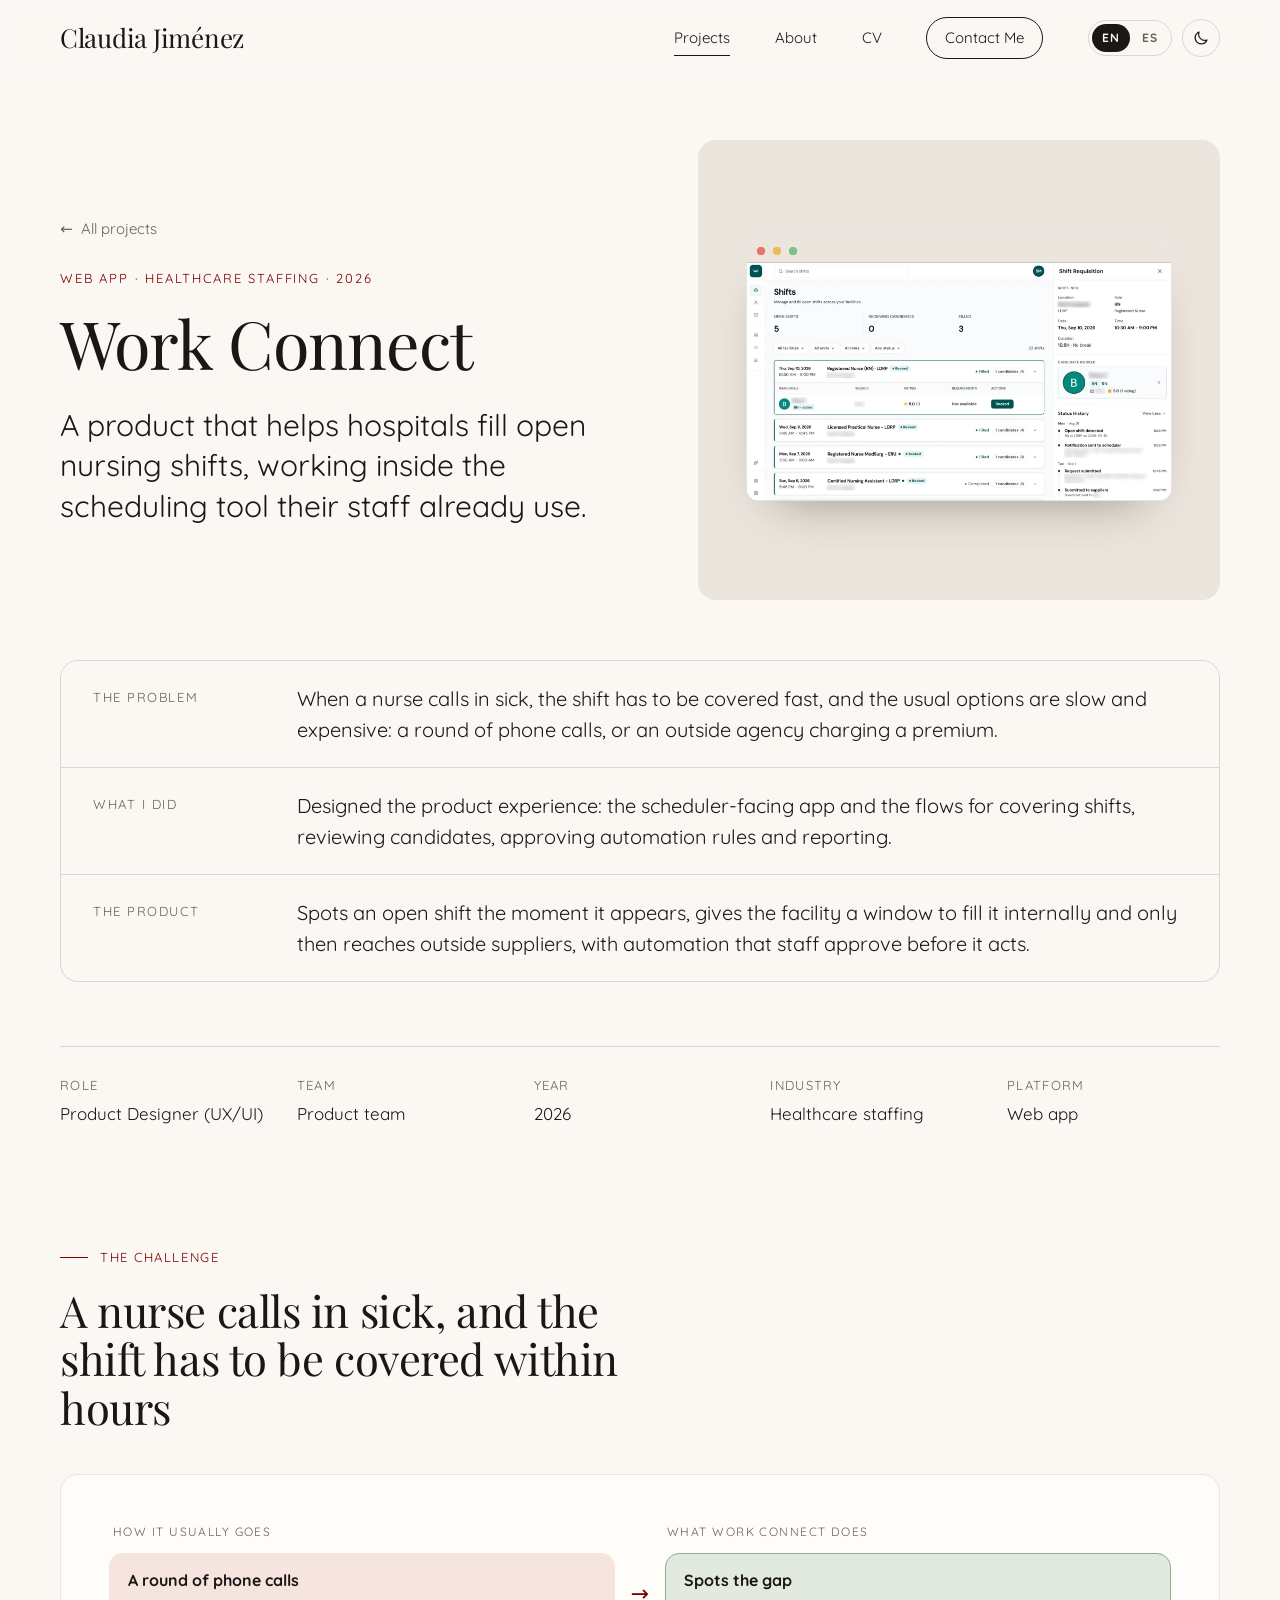
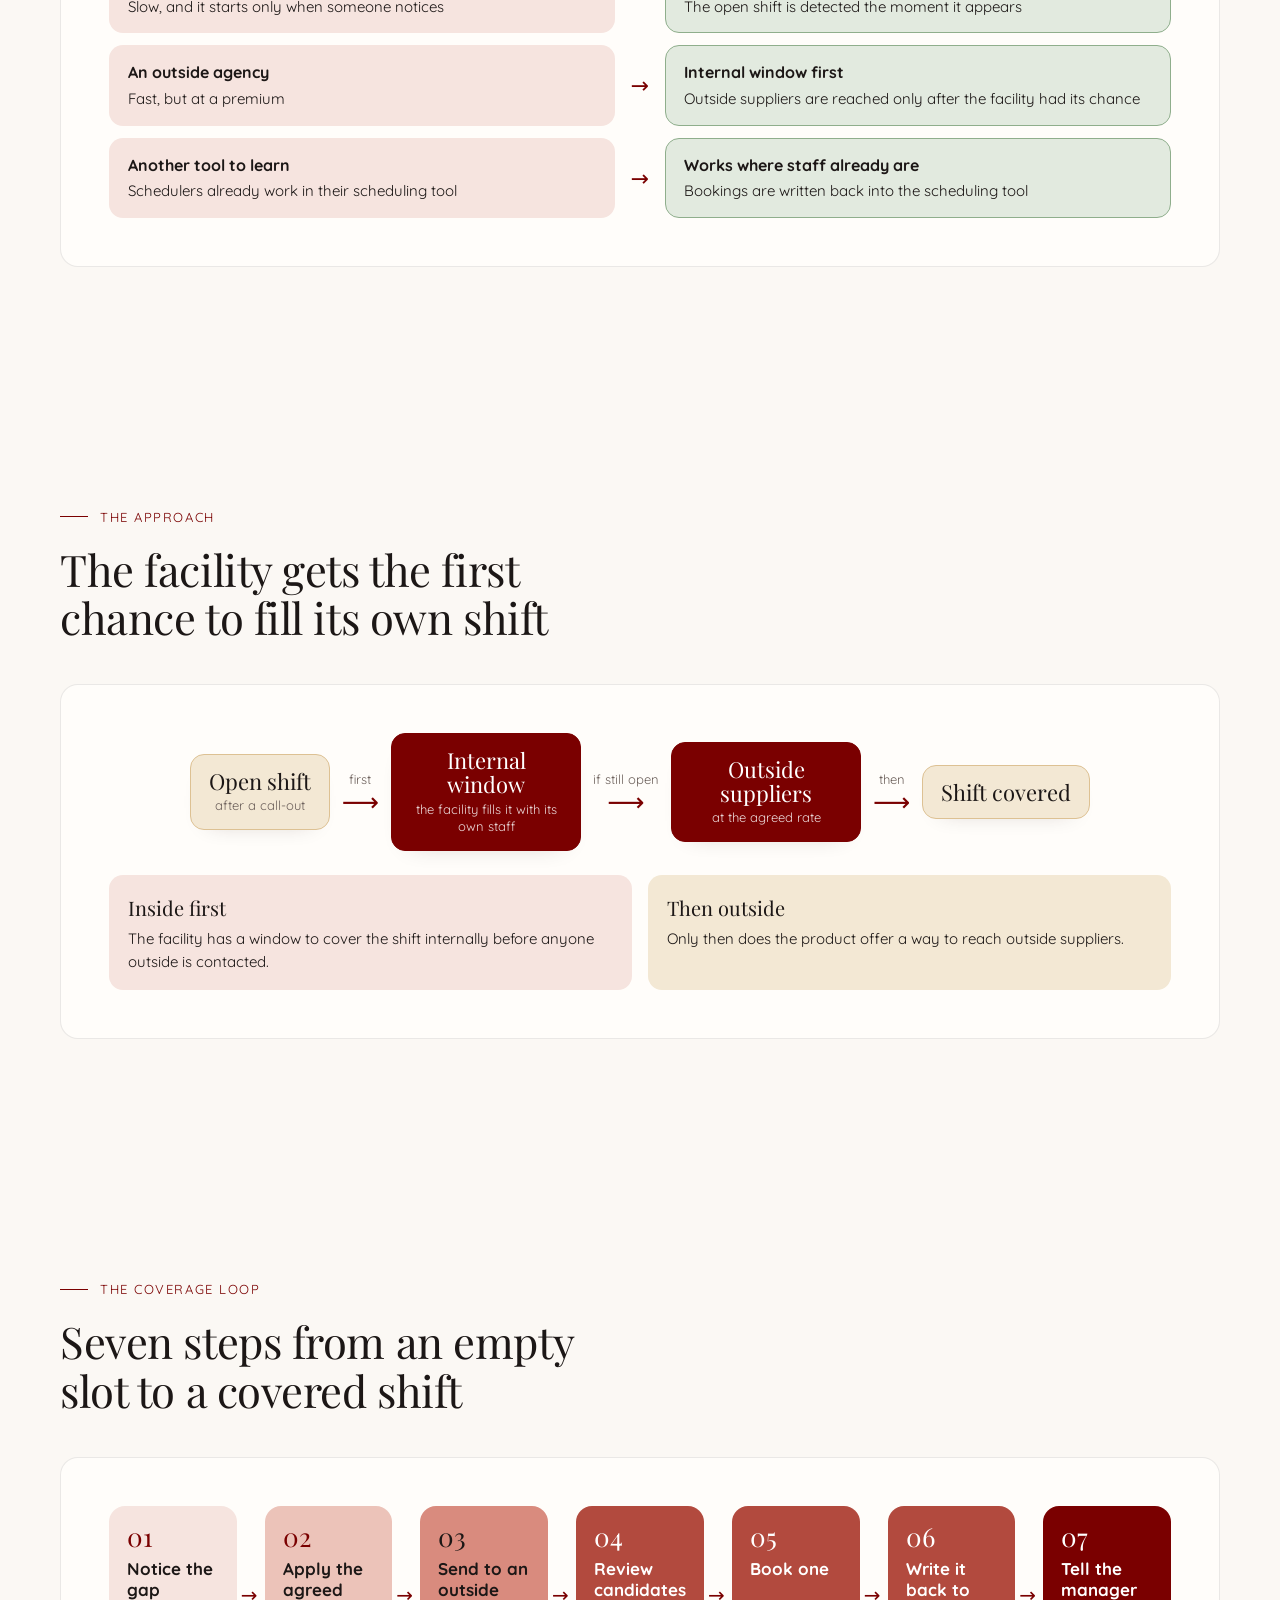
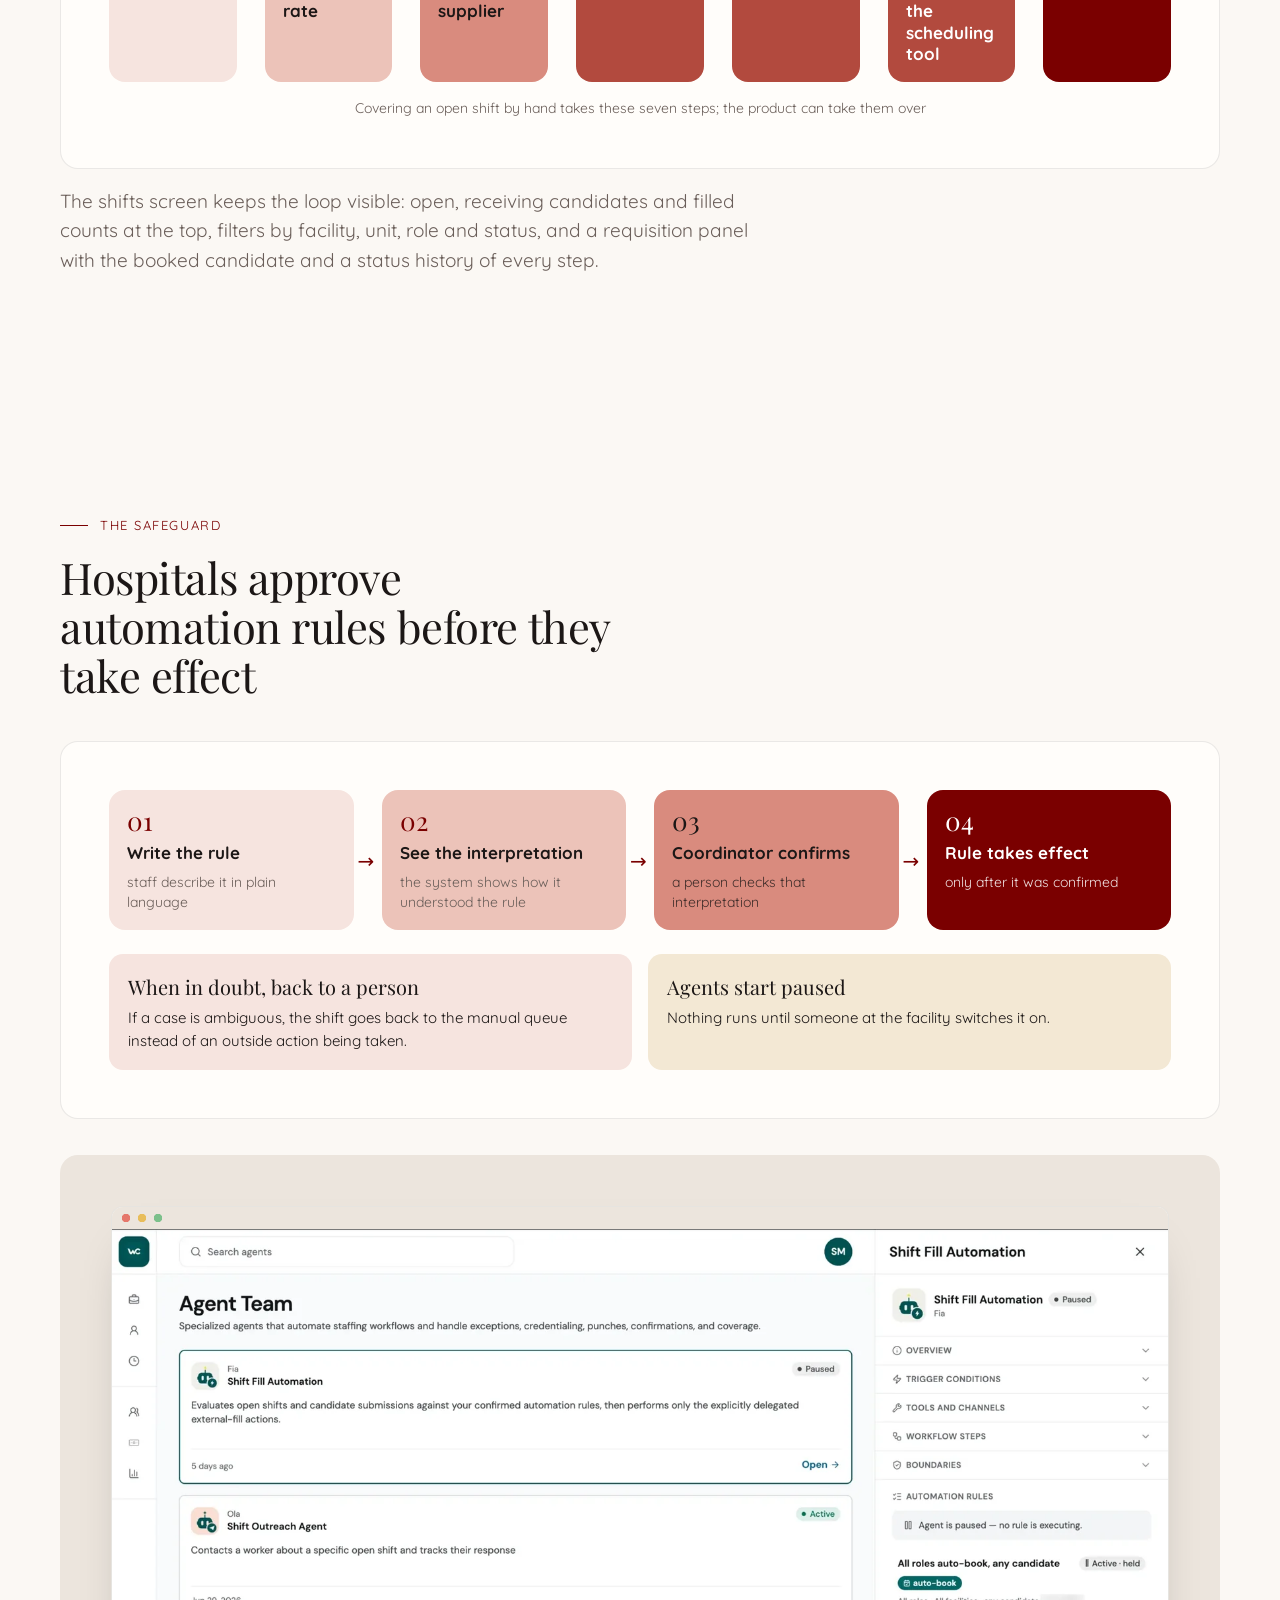
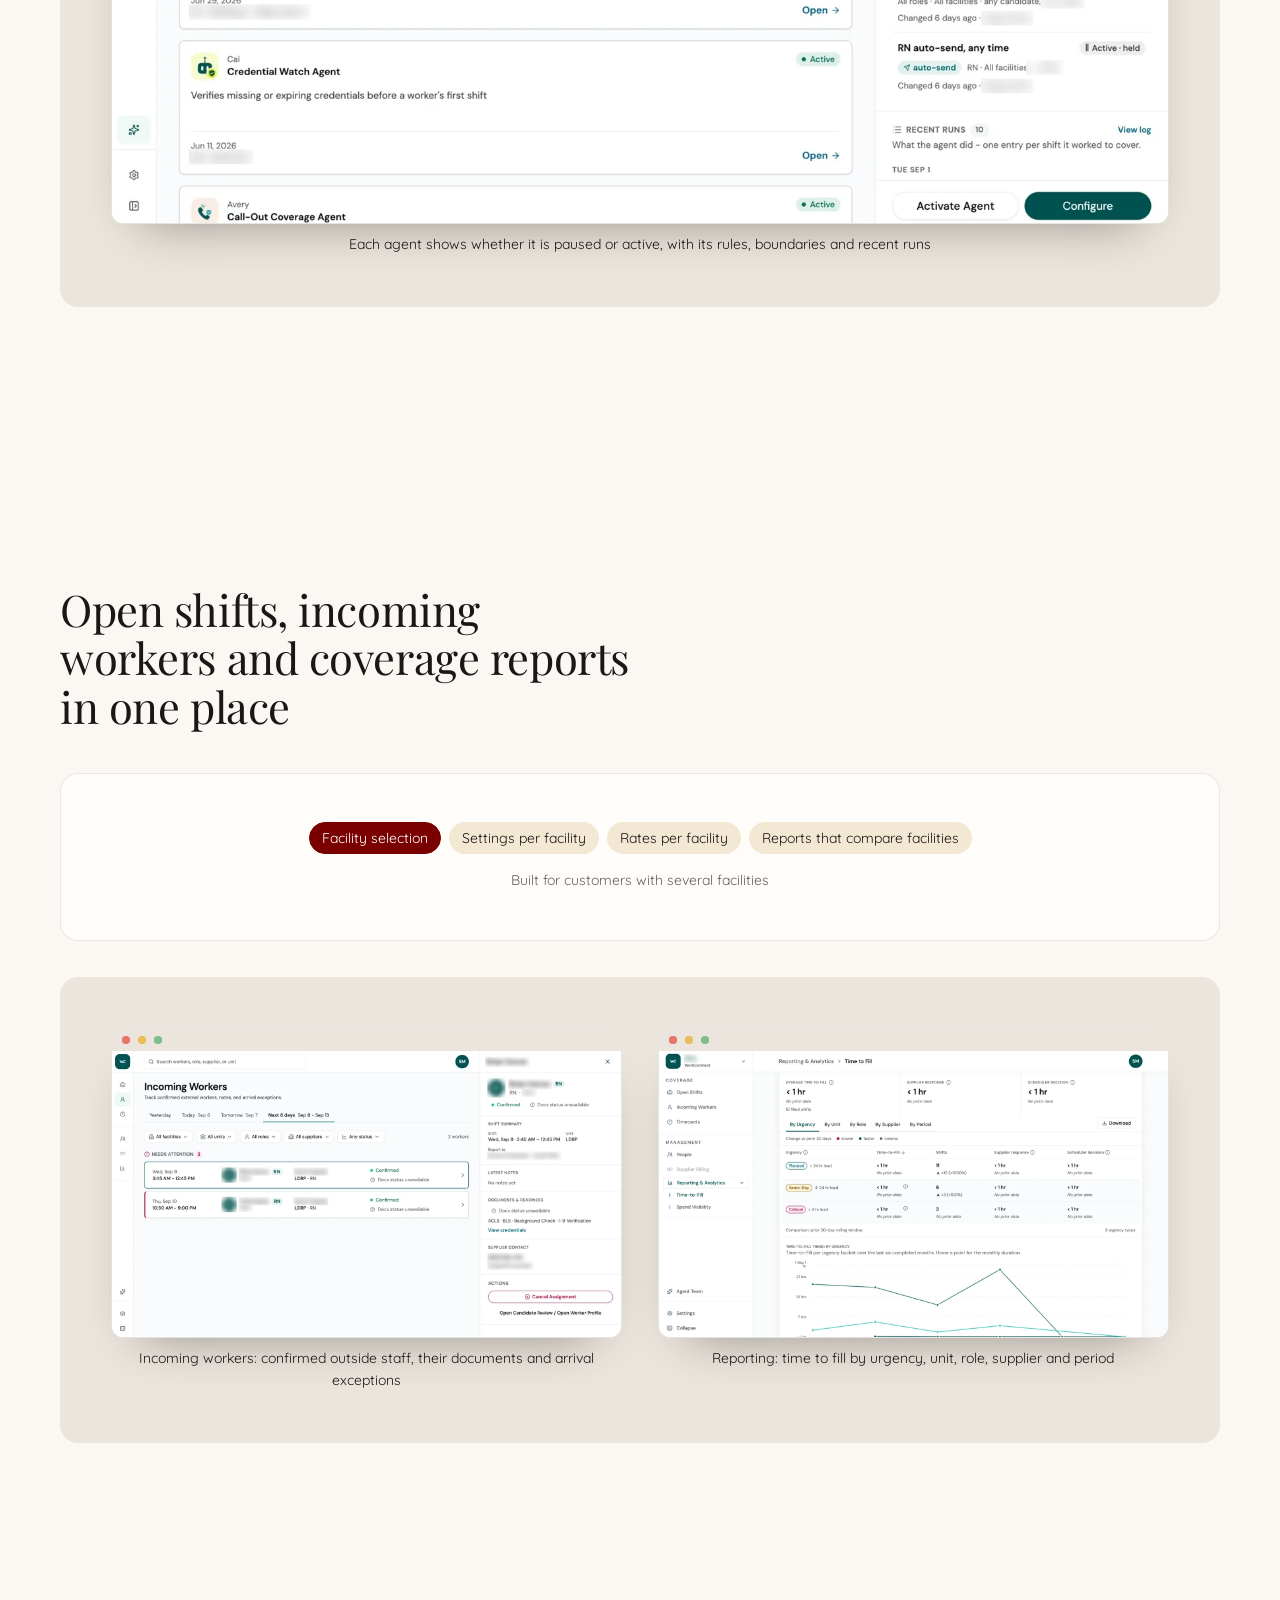
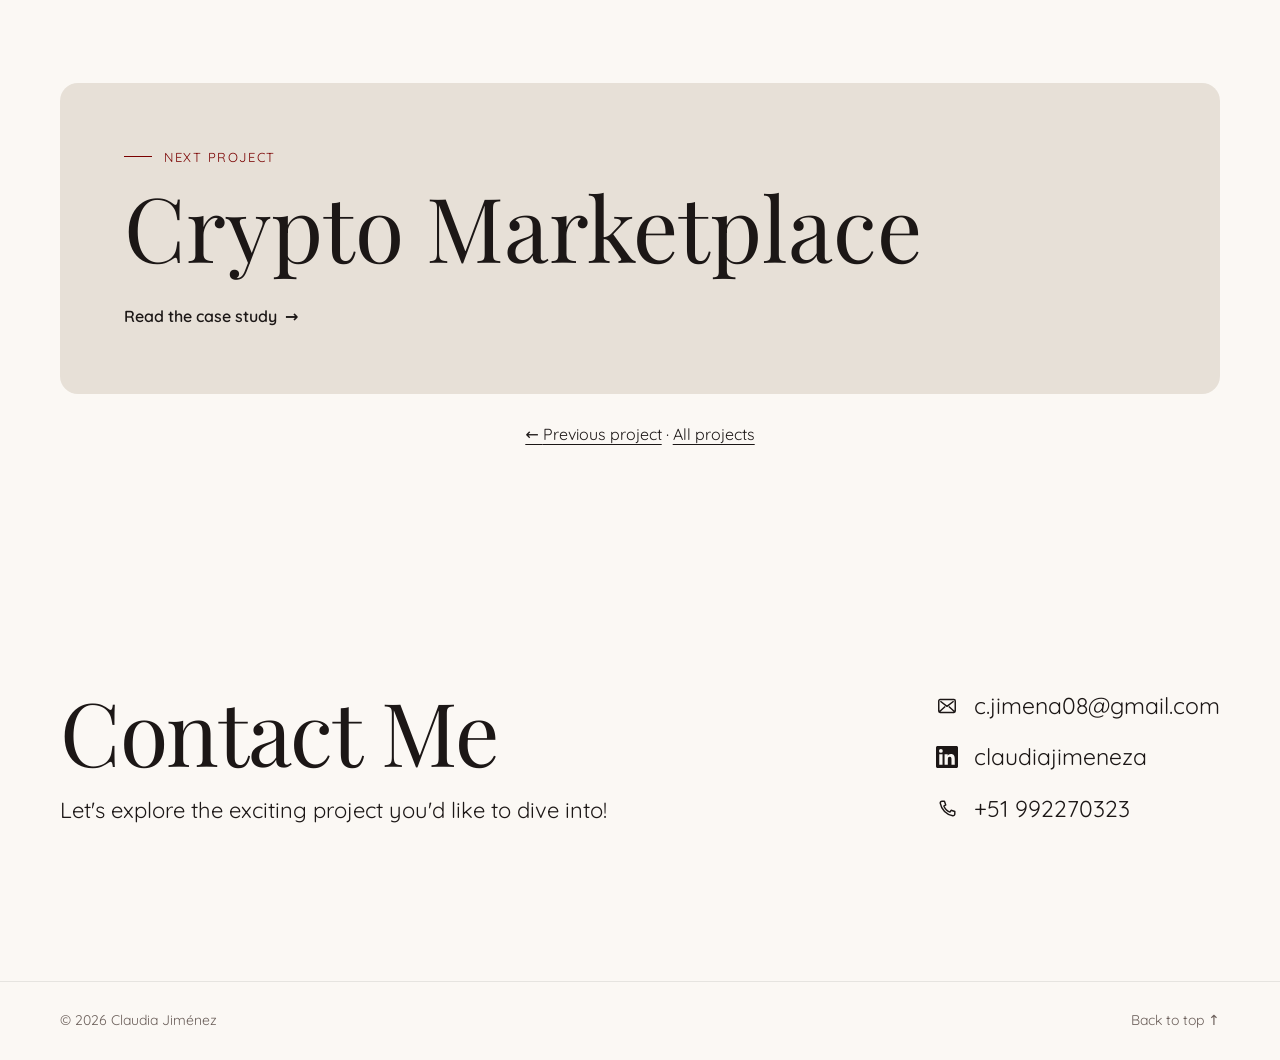
<file: projects/work-connect.html>
<!doctype html>
<html lang="en" data-lang="en">
<head>
  <meta charset="utf-8" />
  <meta name="viewport" content="width=device-width, initial-scale=1" />
  <title data-en="Work Connect · Claudia Jiménez" data-es="Work Connect · Claudia Jiménez">Work Connect · Claudia Jiménez</title>
  <script>
    /* Apply saved theme + language before first paint to avoid a flash (logic: script.js) */
    (function (d) {
      var get = function (k) { try { return localStorage.getItem(k); } catch (e) { return null; } };
      var t = get('theme'), l = get('lang');
      if (t === 'light' || t === 'dark') d.setAttribute('data-theme', t);
      if (l !== 'en' && l !== 'es') l = /^es\b/i.test(navigator.language || '') ? 'es' : 'en';
      d.lang = l; d.setAttribute('data-lang', l);
      var ti = document.querySelector('title');
      if (ti && ti.getAttribute('data-' + l)) document.title = ti.getAttribute('data-' + l);
    })(document.documentElement);
  </script>
  <meta name="description" content="Claudia Jiménez, UX/UI designer creating digital products with a user-first mindset." />
  <meta property="og:title" content="Claudia Jiménez · UX/UI Designer" />
  <meta property="og:description" content="UX/UI designer creating digital products with a user-first mindset." />
  <link rel="icon" href="data:image/svg+xml,<svg xmlns='http://www.w3.org/2000/svg' viewBox='0 0 64 64'><rect width='64' height='64' rx='14' fill='%237a0000'/><text x='32' y='44' font-family='Georgia,serif' font-size='34' text-anchor='middle' fill='%23fbf8f4'>CJ</text></svg>" />
  <link rel="preconnect" href="https://fonts.googleapis.com" />
  <link rel="preconnect" href="https://fonts.gstatic.com" crossorigin />
  <link href="https://fonts.googleapis.com/css2?family=Luxurious+Script&amp;family=Playfair+Display:ital,wght@0,400;0,500;0,600;1,400&amp;family=Quicksand:wght@400;500;600;700&amp;display=swap" rel="stylesheet" />
  <link rel="stylesheet" href="../styles.css" />
  <style>
    /* work-connect page-only diagram tweaks */
    .wc-chips { justify-content: center; }
    .wc-chips .chip:not(.chip--accent) { background: var(--sand1); border-color: transparent; }
    .wc-loop > li:nth-child(n+4)::before { color: inherit; }
    .wc-model .node { max-width: 190px; }
    .wc-model .model__rel { min-width: 0; max-width: 92px; }
  </style>
</head>
<body>
  <a class="skip" href="#main"><span data-l="en">Skip to content</span><span data-l="es">Saltar al contenido</span></a>

  <header class="nav" id="top">
    <div class="container nav__inner">
      <a href="../index.html" class="nav__logo">Claudia Jiménez</a>
      <button class="nav__toggle" aria-label="Open menu" aria-expanded="false" aria-controls="nav-links">
        <span></span><span></span>
      </button>
      <nav id="nav-links" class="nav__links">
        <a href="../projects.html" class="is-active" aria-current="page"><span data-l="en">Projects</span><span data-l="es">Proyectos</span></a>
        <a href="../about.html"><span data-l="en">About</span><span data-l="es">Sobre mí</span></a>
        <a href="../cv/index.html">CV</a>
        <a href="#contact" class="pill"><span data-l="en">Contact Me</span><span data-l="es">Contáctame</span></a>
        <div class="nav__tools">
          <div class="lang" role="group" aria-label="Language" data-en-aria-label="Language" data-es-aria-label="Idioma">
            <button type="button" class="lang__btn" data-set-lang="en" lang="en" aria-label="English" aria-pressed="true">EN</button>
            <button type="button" class="lang__btn" data-set-lang="es" lang="es" aria-label="Español" aria-pressed="false">ES</button>
          </div>
          <button type="button" class="icon-btn theme-toggle" aria-pressed="false" aria-label="Dark mode" data-en-aria-label="Dark mode" data-es-aria-label="Modo oscuro">
            <svg class="i-moon" viewBox="0 0 24 24" aria-hidden="true"><path d="M20 14.6A8.2 8.2 0 0 1 9.4 4 8.2 8.2 0 1 0 20 14.6Z" fill="none" stroke="currentColor" stroke-width="1.6" stroke-linejoin="round"/></svg>
            <svg class="i-sun" viewBox="0 0 24 24" aria-hidden="true"><circle cx="12" cy="12" r="4" fill="none" stroke="currentColor" stroke-width="1.6"/><path d="M12 2.8v2.1M12 19.1v2.1M2.8 12h2.1M19.1 12h2.1M5.5 5.5 7 7M17 17l1.5 1.5M5.5 18.5 7 17M17 7l1.5-1.5" fill="none" stroke="currentColor" stroke-width="1.6" stroke-linecap="round"/></svg>
          </button>
        </div>
      </nav>
    </div>
  </header>

  <main id="main">
    <!-- HERO -->
    <section class="cs-hero container">
      <div class="cs-hero__text">
        <a class="back reveal" href="../projects.html"><span aria-hidden="true">←</span> <span data-l="en">All projects</span><span data-l="es">Todos los proyectos</span></a>
        <p class="eyebrow reveal"><span data-l="en">Web app · Healthcare staffing · 2026</span><span data-l="es">Web app · Personal de salud · 2026</span></p>
        <h1 class="case__title reveal">Work Connect</h1>
        <p class="intro__lead reveal">
          <span data-l="en">A product that helps hospitals fill open nursing shifts, working inside the scheduling tool their staff already use.</span>
          <span data-l="es">Un producto que ayuda a los hospitales a cubrir turnos de enfermería vacantes, dentro de la herramienta de programación que su personal ya usa.</span>
        </p>
      </div>
      <div class="cs-hero__media cs-hero__media--desktop reveal" style="--card:var(--stone)">
        <figure class="shot"><img src="../assets/work-connect/shifts.webp" width="1600" height="900" data-en-alt="Shifts screen with open, receiving and filled counters, a list of nursing shifts and the shift requisition panel with the booked candidate and status history" data-es-alt="Pantalla de turnos con contadores de abiertos, recibiendo candidatos y cubiertos, una lista de turnos de enfermería y el panel de requisición con el candidato reservado y el historial de estados" alt="Shifts screen with open, receiving and filled counters, a list of nursing shifts and the shift requisition panel with the booked candidate and status history"></figure>
      </div>
    </section>

    <!-- TL;DR -->
    <section class="container">
      <dl class="tldr reveal">
        <div><dt><span data-l="en">The problem</span><span data-l="es">El problema</span></dt>
          <dd><span data-l="en">When a nurse calls in sick, the shift has to be covered fast, and the usual options are slow and expensive: a round of phone calls, or an outside agency charging a premium.</span><span data-l="es">Cuando una enfermera avisa que está enferma, el turno debe cubrirse rápido, y las opciones habituales son lentas y caras: una ronda de llamadas o una agencia externa que cobra un recargo.</span></dd></div>
        <div><dt><span data-l="en">What I did</span><span data-l="es">Qué hice</span></dt>
          <dd><span data-l="en">Designed the product experience: the scheduler-facing app and the flows for covering shifts, reviewing candidates, approving automation rules and reporting.</span><span data-l="es">Diseñé la experiencia del producto: la app para el personal de programación y los flujos para cubrir turnos, revisar candidatos, aprobar reglas de automatización y generar reportes.</span></dd></div>
        <div><dt><span data-l="en">The product</span><span data-l="es">El producto</span></dt>
          <dd><span data-l="en">Spots an open shift the moment it appears, gives the facility a window to fill it internally and only then reaches outside suppliers, with automation that staff approve before it acts.</span><span data-l="es">Detecta un turno vacante en cuanto aparece, le da al centro un plazo para cubrirlo internamente y solo después recurre a proveedores externos, con una automatización que el personal aprueba antes de que actúe.</span></dd></div>
      </dl>

      <dl class="facts reveal">
        <div class="fact"><dt><span data-l="en">Role</span><span data-l="es">Rol</span></dt><dd>Product Designer (UX/UI)</dd></div>
        <div class="fact"><dt><span data-l="en">Team</span><span data-l="es">Equipo</span></dt><dd><span data-l="en">Product team</span><span data-l="es">Equipo de producto</span></dd></div>
        <div class="fact"><dt><span data-l="en">Year</span><span data-l="es">Año</span></dt><dd>2026</dd></div>
        <div class="fact"><dt><span data-l="en">Industry</span><span data-l="es">Industria</span></dt><dd><span data-l="en">Healthcare staffing</span><span data-l="es">Personal de salud</span></dd></div>
        <div class="fact"><dt><span data-l="en">Platform</span><span data-l="es">Plataforma</span></dt><dd><span data-l="en">Web app</span><span data-l="es">Web app</span></dd></div>
      </dl>
    </section>

    <!-- CHALLENGE -->
    <section class="section container story">
      <p class="label reveal"><span data-l="en">The challenge</span><span data-l="es">El reto</span></p>
      <h2 class="story__title reveal"><span data-l="en">A nurse calls in sick, and the shift has to be covered within hours</span><span data-l="es">Una enfermera avisa que está enferma y el turno debe cubrirse en pocas horas</span></h2>
      <div class="viz reveal" style="--card:var(--stone)">
        <div class="imap">
          <div class="imap__head"><span><span data-l="en">How it usually goes</span><span data-l="es">Cómo suele pasar</span></span><span></span><span><span data-l="en">What Work Connect does</span><span data-l="es">Qué hace Work Connect</span></span></div>
          <div class="imap__row">
            <div><b><span data-l="en">A round of phone calls</span><span data-l="es">Una ronda de llamadas</span></b><span data-l="en">Slow, and it starts only when someone notices</span><span data-l="es">Lenta, y empieza solo cuando alguien se da cuenta</span></div>
            <span class="arrow-r" aria-hidden="true">→</span>
            <div class="is-solution"><b><span data-l="en">Spots the gap</span><span data-l="es">Detecta el vacío</span></b><span data-l="en">The open shift is detected the moment it appears</span><span data-l="es">El turno vacante se detecta en cuanto aparece</span></div>
          </div>
          <div class="imap__row">
            <div><b><span data-l="en">An outside agency</span><span data-l="es">Una agencia externa</span></b><span data-l="en">Fast, but at a premium</span><span data-l="es">Rápida, pero con recargo</span></div>
            <span class="arrow-r" aria-hidden="true">→</span>
            <div class="is-solution"><b><span data-l="en">Internal window first</span><span data-l="es">Primero, un plazo interno</span></b><span data-l="en">Outside suppliers are reached only after the facility had its chance</span><span data-l="es">Se recurre a proveedores externos solo después de que el centro tuvo su oportunidad</span></div>
          </div>
          <div class="imap__row">
            <div><b><span data-l="en">Another tool to learn</span><span data-l="es">Otra herramienta que aprender</span></b><span data-l="en">Schedulers already work in their scheduling tool</span><span data-l="es">El personal ya trabaja en su herramienta de programación</span></div>
            <span class="arrow-r" aria-hidden="true">→</span>
            <div class="is-solution"><b><span data-l="en">Works where staff already are</span><span data-l="es">Funciona donde el personal ya está</span></b><span data-l="en">Bookings are written back into the scheduling tool</span><span data-l="es">Las reservas se registran de vuelta en la herramienta de programación</span></div>
          </div>
        </div>
      </div>
    </section>

    <!-- INTERNAL FIRST -->
    <section class="section container story">
      <p class="label reveal"><span data-l="en">The approach</span><span data-l="es">El enfoque</span></p>
      <h2 class="story__title reveal"><span data-l="en">The facility gets the first chance to fill its own shift</span><span data-l="es">El centro tiene la primera oportunidad de cubrir su propio turno</span></h2>
      <div class="viz reveal" style="--card:var(--stone)">
        <div class="model wc-model">
          <div class="node"><strong><span data-l="en">Open shift</span><span data-l="es">Turno vacante</span></strong><small><span data-l="en">after a call-out</span><span data-l="es">tras una ausencia</span></small></div>
          <span class="model__rel"><span data-l="en">first</span><span data-l="es">primero</span></span>
          <div class="node node--accent"><strong><span data-l="en">Internal window</span><span data-l="es">Plazo interno</span></strong><small><span data-l="en">the facility fills it with its own staff</span><span data-l="es">el centro lo cubre con su propio personal</span></small></div>
          <span class="model__rel"><span data-l="en">if still open</span><span data-l="es">si sigue vacante</span></span>
          <div class="node node--accent"><strong><span data-l="en">Outside suppliers</span><span data-l="es">Proveedores externos</span></strong><small><span data-l="en">at the agreed rate</span><span data-l="es">con la tarifa acordada</span></small></div>
          <span class="model__rel"><span data-l="en">then</span><span data-l="es">luego</span></span>
          <div class="node"><strong><span data-l="en">Shift covered</span><span data-l="es">Turno cubierto</span></strong></div>
        </div>
        <div class="model__note">
          <div><b><span data-l="en">Inside first</span><span data-l="es">Primero adentro</span></b><span data-l="en">The facility has a window to cover the shift internally before anyone outside is contacted.</span><span data-l="es">El centro tiene un plazo para cubrir el turno internamente antes de contactar a alguien de afuera.</span></div>
          <div><b><span data-l="en">Then outside</span><span data-l="es">Luego afuera</span></b><span data-l="en">Only then does the product offer a way to reach outside suppliers.</span><span data-l="es">Solo entonces el producto ofrece una forma de recurrir a proveedores externos.</span></div>
        </div>
      </div>
    </section>

    <!-- COVERAGE LOOP -->
    <section class="section container story">
      <p class="label reveal"><span data-l="en">The coverage loop</span><span data-l="es">El ciclo de cobertura</span></p>
      <h2 class="story__title reveal"><span data-l="en">Seven steps from an empty slot to a covered shift</span><span data-l="es">Siete pasos desde un hueco en el horario hasta un turno cubierto</span></h2>
      <div class="viz reveal" style="--card:var(--stone)">
        <ol class="flow wc-loop">
          <li><strong><span data-l="en">Notice the gap</span><span data-l="es">Detectar el vacío</span></strong></li>
          <li><strong><span data-l="en">Apply the agreed rate</span><span data-l="es">Aplicar la tarifa acordada</span></strong></li>
          <li><strong><span data-l="en">Send to an outside supplier</span><span data-l="es">Enviar a un proveedor externo</span></strong></li>
          <li><strong><span data-l="en">Review candidates</span><span data-l="es">Revisar candidatos</span></strong></li>
          <li><strong><span data-l="en">Book one</span><span data-l="es">Reservar uno</span></strong></li>
          <li><strong><span data-l="en">Write it back to the scheduling tool</span><span data-l="es">Registrarlo en la herramienta de programación</span></strong></li>
          <li class="is-final"><strong><span data-l="en">Tell the manager</span><span data-l="es">Avisar al responsable</span></strong></li>
        </ol>
        <p class="viz__caption"><span data-l="en">Covering an open shift by hand takes these seven steps; the product can take them over</span><span data-l="es">Cubrir un turno vacante a mano lleva estos siete pasos; el producto puede encargarse de ellos</span></p>
      </div>
      <div class="story__body reveal">
        <p><span data-l="en">The shifts screen keeps the loop visible: open, receiving candidates and filled counts at the top, filters by facility, unit, role and status, and a requisition panel with the booked candidate and a status history of every step.</span><span data-l="es">La pantalla de turnos mantiene el ciclo a la vista: arriba, los turnos abiertos, recibiendo candidatos y cubiertos; filtros por centro, unidad, rol y estado; y un panel de requisición con el candidato reservado y el historial de cada paso.</span></p>
      </div>
    </section>

    <!-- SAFEGUARD -->
    <section class="section container story">
      <p class="label reveal"><span data-l="en">The safeguard</span><span data-l="es">La salvaguarda</span></p>
      <h2 class="story__title reveal"><span data-l="en">Hospitals approve automation rules before they take effect</span><span data-l="es">Los hospitales aprueban las reglas de automatización antes de que entren en vigor</span></h2>
      <div class="viz reveal" style="--card:var(--stone)">
        <ol class="flow">
          <li><strong><span data-l="en">Write the rule</span><span data-l="es">Escribir la regla</span></strong><small><span data-l="en">staff describe it in plain language</span><span data-l="es">el personal la describe en lenguaje sencillo</span></small></li>
          <li><strong><span data-l="en">See the interpretation</span><span data-l="es">Ver la interpretación</span></strong><small><span data-l="en">the system shows how it understood the rule</span><span data-l="es">el sistema muestra cómo entendió la regla</span></small></li>
          <li><strong><span data-l="en">Coordinator confirms</span><span data-l="es">El coordinador confirma</span></strong><small><span data-l="en">a person checks that interpretation</span><span data-l="es">una persona revisa esa interpretación</span></small></li>
          <li class="is-final"><strong><span data-l="en">Rule takes effect</span><span data-l="es">La regla entra en vigor</span></strong><small><span data-l="en">only after it was confirmed</span><span data-l="es">solo después de ser confirmada</span></small></li>
        </ol>
        <div class="model__note">
          <div><b><span data-l="en">When in doubt, back to a person</span><span data-l="es">Ante la duda, vuelve a una persona</span></b><span data-l="en">If a case is ambiguous, the shift goes back to the manual queue instead of an outside action being taken.</span><span data-l="es">Si un caso es ambiguo, el turno vuelve a la cola manual en lugar de tomar una acción externa.</span></div>
          <div><b><span data-l="en">Agents start paused</span><span data-l="es">Los agentes empiezan en pausa</span></b><span data-l="en">Nothing runs until someone at the facility switches it on.</span><span data-l="es">Nada se ejecuta hasta que alguien del centro lo activa.</span></div>
        </div>
      </div>
      <div class="shots reveal" style="--card:var(--stone)">
        <figure><div class="shot"><img src="../assets/work-connect/agent-team.webp" width="1600" height="900" loading="lazy" data-en-alt="Agent Team screen listing automation agents with their status, and the Shift Fill Automation panel showing it paused with its automation rules" data-es-alt="Pantalla del equipo de agentes con cada agente y su estado, y el panel de Shift Fill Automation en pausa con sus reglas de automatización" alt="Agent Team screen listing automation agents with their status, and the Shift Fill Automation panel showing it paused with its automation rules"></div><figcaption><span data-l="en">Each agent shows whether it is paused or active, with its rules, boundaries and recent runs</span><span data-l="es">Cada agente muestra si está en pausa o activo, con sus reglas, límites y ejecuciones recientes</span></figcaption></figure>
      </div>
    </section>

    <!-- SCHEDULER APP -->
    <section class="section container story">
      <p class="label reveal"><span data-l="en">The scheduler app</span><span data-l="es">La app de programación</span></p>
      <h2 class="story__title reveal"><span data-l="en">Open shifts, incoming workers and coverage reports in one place</span><span data-l="es">Turnos vacantes, personal entrante y reportes de cobertura en un solo lugar</span></h2>
      <div class="viz reveal" style="--card:var(--stone)">
        <div class="chips wc-chips">
          <span class="chip chip--accent"><span data-l="en">Facility selection</span><span data-l="es">Selección de centro</span></span>
          <span class="chip"><span data-l="en">Settings per facility</span><span data-l="es">Configuración por centro</span></span>
          <span class="chip"><span data-l="en">Rates per facility</span><span data-l="es">Tarifas por centro</span></span>
          <span class="chip"><span data-l="en">Reports that compare facilities</span><span data-l="es">Reportes que comparan centros</span></span>
        </div>
        <p class="viz__caption"><span data-l="en">Built for customers with several facilities</span><span data-l="es">Pensado para clientes con varios centros</span></p>
      </div>
      <div class="shots shots--2 reveal" style="--card:var(--stone)">
        <figure><div class="shot"><img src="../assets/work-connect/incoming-workers.webp" width="1600" height="900" loading="lazy" data-en-alt="Incoming Workers screen with day tabs, filters, two confirmed workers that need attention and a side panel with the shift summary, documents and actions" data-es-alt="Pantalla de personal entrante con pestañas por día, filtros, dos profesionales confirmados que requieren atención y un panel lateral con el resumen del turno, documentos y acciones" alt="Incoming Workers screen with day tabs, filters, two confirmed workers that need attention and a side panel with the shift summary, documents and actions"></div><figcaption><span data-l="en">Incoming workers: confirmed outside staff, their documents and arrival exceptions</span><span data-l="es">Personal entrante: profesionales externos confirmados, sus documentos y novedades de llegada</span></figcaption></figure>
        <figure><div class="shot"><img src="../assets/work-connect/reporting.webp" width="1600" height="900" loading="lazy" data-en-alt="Time to Fill report with average time to fill, supplier response and scheduler decision, a table by urgency and a trend chart" data-es-alt="Reporte de tiempo de cobertura con promedio de tiempo de cobertura, respuesta del proveedor y decisión del programador, una tabla por urgencia y un gráfico de tendencia" alt="Time to Fill report with average time to fill, supplier response and scheduler decision, a table by urgency and a trend chart"></div><figcaption><span data-l="en">Reporting: time to fill by urgency, unit, role, supplier and period</span><span data-l="es">Reportes: tiempo de cobertura por urgencia, unidad, rol, proveedor y periodo</span></figcaption></figure>
      </div>
    </section>

    <!-- NEXT -->
    <section class="section container">
      <a class="next-card reveal" href="crypto-marketplace.html" style="--card:var(--sage)">
        <div>
          <p class="label"><span data-l="en">Next project</span><span data-l="es">Siguiente proyecto</span></p>
          <h2 class="next-card__title">Crypto Marketplace</h2>
          <span class="card__cta"><span data-l="en">Read the case study</span><span data-l="es">Leer el caso de estudio</span> <span class="arrow" aria-hidden="true">→</span></span>
        </div>
      </a>
      <p class="pager__all reveal"><a href="personal-embarcado.html">← <span data-l="en">Previous project</span><span data-l="es">Proyecto anterior</span></a> · <a href="../projects.html"><span data-l="en">All projects</span><span data-l="es">Todos los proyectos</span></a></p>
    </section>

    <!-- CONTACT -->
    <section id="contact" class="section container contact">
      <div class="contact__text reveal">
        <h2 class="contact__title"><span data-l="en">Contact Me</span><span data-l="es">Contáctame</span></h2>
        <p><span data-l="en">Let's explore the exciting project you'd like to dive into!</span><span data-l="es">¡Hablemos del proyecto que tienes en mente y hagámoslo realidad!</span></p>
      </div>
      <ul class="contact__list reveal">
        <li>
          <svg viewBox="0 0 24 24" aria-hidden="true"><path d="M3 6.5A1.5 1.5 0 0 1 4.5 5h15A1.5 1.5 0 0 1 21 6.5v11a1.5 1.5 0 0 1-1.5 1.5h-15A1.5 1.5 0 0 1 3 17.5v-11Zm1.8.3 7.2 5.6 7.2-5.6M4 18l6-5.5M20 18l-6-5.5" fill="none" stroke="currentColor" stroke-width="1.6" stroke-linejoin="round"/></svg>
          <a href="mailto:c.jimena08@gmail.com">c.jimena08@gmail.com</a>
        </li>
        <li>
          <svg viewBox="0 0 24 24" aria-hidden="true"><path fill="currentColor" d="M20.45 20.45h-3.56v-5.57c0-1.33-.02-3.04-1.85-3.04-1.85 0-2.14 1.45-2.14 2.94v5.67H9.35V9h3.41v1.56h.05c.48-.9 1.64-1.85 3.37-1.85 3.6 0 4.27 2.37 4.27 5.46v6.28ZM5.34 7.43a2.06 2.06 0 1 1 0-4.13 2.06 2.06 0 0 1 0 4.13ZM7.12 20.45H3.56V9h3.56v11.45ZM22.22 0H1.77C.79 0 0 .77 0 1.73v20.54C0 23.23.79 24 1.77 24h20.45c.98 0 1.78-.77 1.78-1.73V1.73C24 .77 23.2 0 22.22 0Z"/></svg>
          <a href="https://www.linkedin.com/in/claudiajimeneza" target="_blank" rel="noopener">claudiajimeneza</a>
        </li>
        <li>
          <svg viewBox="0 0 24 24" aria-hidden="true"><path d="M6.6 3.5h2.6l1.4 4-2 1.3a11 11 0 0 0 6.6 6.6l1.3-2 4 1.4v2.6a2 2 0 0 1-2.2 2A17 17 0 0 1 4.6 5.7a2 2 0 0 1 2-2.2Z" fill="none" stroke="currentColor" stroke-width="1.6" stroke-linejoin="round"/></svg>
          <a href="tel:+51992270323">+51 992270323</a>
        </li>
      </ul>
    </section>
  </main>

  <footer class="footer container">
    <span>© <span id="year"></span> Claudia Jiménez</span>
    <a href="#top"><span data-l="en">Back to top</span><span data-l="es">Volver arriba</span> ↑</a>
  </footer>

  <script src="../script.js"></script>
</body>
</html>
</file>
<file: styles.css>
/* ---------- THEME TOKENS ----------
   Every color lives here. Dark values are declared twice: once for the system
   preference (unless the visitor picked light) and once for an explicit
   data-theme="dark", so the page follows the OS until the nav toggle is used. */
:root {
  color-scheme: light;
  --bg: #fbf8f4;
  --ink: #1c1716;
  --muted: #6b5f5a;
  --line: #1c1716;                        /* strong lines: pills, buttons, title rules */
  --line-soft: rgba(28,23,22,.15);        /* dividers, card outlines */
  --line-faint: rgba(28,23,22,.09);       /* nav / footer borders */
  --surface: rgba(255,255,255,.45);       /* card body over a pastel */
  --surface-tag: rgba(255,255,255,.5);
  --surface-placeholder: rgba(255,255,255,.75);
  --hover: #fff;
  --shadow: rgba(40,20,15,.3);
  --nav-bg: color-mix(in srgb, var(--bg) 82%, transparent);
  --sage: #e7e0d7;                        /* card tones: greige, rose, taupe, cream */
  --blush: #efdcd6;
  --sky: #e4dfdb;
  --butter: #f2eadf;
  --stone: #ece5dd;
  --lilac: #ead9d8;
  --mint: #ddd5cb;
  --accent: #7a0000;                      /* dark red */
  --on-accent: #fff;
  --blob-a: #d9a39b;
  --blob-b: #d2c8be;
  --blob-c: #a8463e;
  --blob-opacity: .55;
  --show-light: block;                    /* display value for light-only / dark-only bits */
  --show-dark: none;
  --radius: 18px;
  --serif: "Playfair Display", Georgia, "Times New Roman", serif;
  --sans: "Quicksand", system-ui, -apple-system, "Segoe UI", sans-serif;
  --script: "Luxurious Script", "Playfair Display", cursive;
  --max: 1160px;
  --gutter: clamp(16px, 5vw, 60px);
}
@media (prefers-color-scheme: dark) {
  :root:not([data-theme="light"]) {
    color-scheme: dark;
    --bg: #171312;
    --ink: #f2ebe6;
    --muted: #b3a7a0;
    --line: #e2d6cf;
    --line-soft: rgba(255,240,230,.16);
    --line-faint: rgba(255,240,230,.09);
    --surface: rgba(0,0,0,.16);
    --surface-tag: rgba(255,255,255,.06);
    --surface-placeholder: rgba(255,255,255,.07);
    --hover: #221c1a;
    --shadow: rgba(0,0,0,.7);
    --sage: #2a2421;
    --blush: #3a2522;
    --sky: #2a2626;
    --butter: #302a22;
    --stone: #26201e;
    --lilac: #35232a;
    --mint: #2b2722;
    --accent: #e8776d;
    --on-accent: #1b1110;
    --blob-a: #5a2420;
    --blob-b: #3a302b;
    --blob-c: #7a2a24;
    --blob-opacity: .6;
    --show-light: none;
    --show-dark: block;
  }
}
:root[data-theme="dark"] {
  color-scheme: dark;
  --bg: #171312;
  --ink: #f2ebe6;
  --muted: #b3a7a0;
  --line: #e2d6cf;
  --line-soft: rgba(255,240,230,.16);
  --line-faint: rgba(255,240,230,.09);
  --surface: rgba(0,0,0,.16);
  --surface-tag: rgba(255,255,255,.06);
  --surface-placeholder: rgba(255,255,255,.07);
  --hover: #221c1a;
  --shadow: rgba(0,0,0,.7);
  --sage: #2a2421;
  --blush: #3a2522;
  --sky: #2a2626;
  --butter: #302a22;
  --stone: #26201e;
  --lilac: #35232a;
  --mint: #2b2722;
  --accent: #e8776d;
  --on-accent: #1b1110;
  --blob-a: #5a2420;
  --blob-b: #3a302b;
  --blob-c: #7a2a24;
  --blob-opacity: .6;
  --show-light: none;
  --show-dark: block;
}

/* ---------- LANGUAGES ----------
   Bilingual text sits side by side: <span data-l="en">…</span><span data-l="es">…</span>.
   <html data-lang> (set in <head> before first paint) decides which one shows. */
html[data-lang="en"] [data-l="es"],
html[data-lang="es"] [data-l="en"] { display: none !important; }

* { box-sizing: border-box; }
html { scroll-behavior: smooth; scroll-padding-top: 88px; overflow-x: clip; }
body {
  margin: 0;
  background: var(--bg);
  color: var(--ink);
  font-family: var(--sans);
  font-size: 18px;
  line-height: 1.55;
  -webkit-font-smoothing: antialiased;
  overflow-x: hidden;
}
img { max-width: 100%; display: block; }
a { color: inherit; }
h1, h2, h3 { margin: 0; font-weight: 400; }
p { margin: 0; }

.container { width: 100%; max-width: calc(var(--max) + var(--gutter) * 2); margin-inline: auto; padding-inline: var(--gutter); }

.skip { position: absolute; left: -999px; top: 8px; background: var(--ink); color: var(--bg); padding: 8px 14px; border-radius: 99px; z-index: 100; }
.skip:focus { left: 8px; }


/* ---------- NAV ---------- */
.nav {
  position: sticky; top: 0; z-index: 50;
  background: var(--nav-bg);
  backdrop-filter: blur(10px);
  -webkit-backdrop-filter: blur(10px);
  border-bottom: 1px solid transparent;
  transition: border-color .3s;
}
.nav.is-scrolled { border-bottom-color: var(--line-faint); }
.nav__inner { display: flex; align-items: center; justify-content: space-between; height: 76px; }
.nav__logo { font-family: var(--serif); font-size: 26px; text-decoration: none; letter-spacing: -.01em; }
.nav__links { display: flex; align-items: center; gap: clamp(20px, 3.5vw, 48px); font-size: 15px; }
.nav__links a { text-decoration: none; position: relative; padding: 6px 0; }
.nav__links a:not(.pill)::after {
  content: ""; position: absolute; left: 0; right: 0; bottom: 0; height: 1px; background: var(--line);
  transform: scaleX(0); transform-origin: left; transition: transform .35s ease;
}
.nav__links a:not(.pill):hover::after,
.nav__links a.is-active::after { transform: scaleX(1); }
.pill { border: 1px solid var(--line); border-radius: 99px; padding: 8px 18px !important; transition: background .25s, color .25s; }
.pill:hover { background: var(--ink); color: var(--bg); }

.nav__toggle { display: none; background: none; border: 0; width: 40px; height: 40px; cursor: pointer; position: relative; }
.nav__toggle span { position: absolute; left: 9px; right: 9px; height: 1.5px; background: var(--ink); transition: transform .3s; }
.nav__toggle span:first-child { top: 15px; }
.nav__toggle span:last-child { top: 24px; }
.nav.is-open .nav__toggle span:first-child { transform: translateY(4.5px) rotate(45deg); }
.nav.is-open .nav__toggle span:last-child { transform: translateY(-4.5px) rotate(-45deg); }

/* nav tools: theme toggle (+ language switch) */
.nav__tools { display: flex; align-items: center; gap: 10px; }
.icon-btn {
  width: 38px; height: 38px; padding: 0; display: grid; place-items: center;
  background: none; color: inherit; border: 1px solid var(--line-soft); border-radius: 99px;
  cursor: pointer; transition: border-color .25s, background .25s;
}
.icon-btn:hover { border-color: var(--line); background: var(--surface-tag); }
.icon-btn svg { width: 18px; height: 18px; }
.theme-toggle .i-moon { display: var(--show-light); }  /* light theme: offer dark */
.theme-toggle .i-sun { display: var(--show-dark); }
.lang { display: inline-flex; gap: 2px; padding: 3px; border: 1px solid var(--line-soft); border-radius: 99px; }
.lang__btn {
  font: inherit; font-size: 12px; font-weight: 700; letter-spacing: .08em; line-height: 1;
  padding: 8px 10px; border: 0; border-radius: 99px; background: none; color: var(--muted);
  cursor: pointer; transition: background .25s, color .25s;
}
.lang__btn:hover { color: var(--ink); }
/* active state comes from <html data-lang> so it is right before script.js runs */
html[data-lang="en"] .lang__btn[data-set-lang="en"],
html[data-lang="es"] .lang__btn[data-set-lang="es"] { background: var(--ink); color: var(--bg); }
button:focus-visible, .pill:focus-visible, .btn:focus-visible { outline: 2px solid var(--ink); outline-offset: 3px; }

/* ---------- HERO ---------- */
.hero { position: relative; padding-top: clamp(80px, 14vh, 160px); padding-bottom: clamp(80px, 14vh, 160px); }
.eyebrow { font-size: 13px; letter-spacing: .14em; text-transform: uppercase; color: var(--muted); margin-bottom: 22px; }
.hero__title { font-family: var(--serif); font-size: clamp(58px, 10vw, 136px); line-height: .95; letter-spacing: -.02em; }
.hero__title em { font-style: italic; }
.hero__lead { max-width: 640px; margin-top: 32px; font-size: clamp(19px, 2vw, 24px); line-height: 1.5; }
.hero__actions { display: flex; flex-wrap: wrap; gap: 12px; margin-top: 40px; }
.hero__blob {
  position: absolute; z-index: -1; right: -6%; top: 6%;
  width: min(520px, 70vw); aspect-ratio: 1;
  background: radial-gradient(circle at 40% 40%, var(--blob-a), transparent 62%),
              radial-gradient(circle at 70% 65%, var(--blob-b), transparent 58%),
              radial-gradient(circle at 35% 75%, var(--blob-c), transparent 55%);
  filter: blur(30px); opacity: var(--blob-opacity);
  animation: float 14s ease-in-out infinite alternate;
}
@keyframes float { to { transform: translate(-30px, 30px) scale(1.06); } }

.btn {
  display: inline-flex; align-items: center; gap: 10px;
  padding: 14px 26px; border: 1px solid var(--line); border-radius: 99px;
  font-size: 16px; font-weight: 600; text-decoration: none;
  transition: transform .25s, background .25s, color .25s;
}
.btn:hover { transform: translateY(-2px); background: var(--ink); color: var(--bg); }
.btn--dark { background: var(--ink); color: var(--bg); }
.btn--dark:hover { background: transparent; color: var(--ink); }

/* ---------- SECTIONS ---------- */
.section { padding-block: clamp(60px, 10vw, 120px); }
.section__title {
  display: flex; align-items: flex-end; gap: 14px;
  font-family: var(--serif); text-transform: uppercase; font-size: clamp(30px, 3.6vw, 42px); letter-spacing: .01em; line-height: 1;
  margin-bottom: clamp(36px, 5vw, 64px);
}
.section__title::after { content: ""; flex: 1; height: 1px; background: var(--line); margin-bottom: .2em; }

/* ---------- PROJECT CARDS ---------- */
.cards { display: grid; gap: 30px; }
.cards--grid { grid-template-columns: repeat(2, 1fr); }
.card {
  display: flex; flex-direction: column; text-decoration: none;
  background: var(--card); border-radius: var(--radius); overflow: hidden;
  transition: transform .4s ease, box-shadow .4s ease;
}
.card:hover { transform: translateY(-4px); box-shadow: 0 24px 50px -30px var(--shadow); }
.card:focus-visible { outline: 2px solid var(--ink); outline-offset: 4px; }
.card__media { padding: clamp(20px, 3vw, 36px) clamp(20px, 3vw, 36px) 0; aspect-ratio: 16 / 10; display: flex; align-items: flex-end; justify-content: center; overflow: hidden; }
.card__media img, .card__media .placeholder { width: 100%; height: 100%; min-height: 0; object-fit: cover; object-position: top; border-radius: 12px 12px 0 0; transition: transform .6s ease; }
.card__media .placeholder--phone { width: 46%; max-width: 220px; border-radius: 26px 26px 0 0; }
.card:hover .card__media img, .card:hover .card__media .placeholder { transform: translateY(-6px) scale(1.02); }
.card__body { display: flex; flex-direction: column; gap: 10px; padding: clamp(24px, 3vw, 36px); background: var(--surface); flex: 1; }
.card__meta { font-size: 13px; letter-spacing: .1em; text-transform: uppercase; color: var(--muted); }
.card__title { font-family: var(--serif); font-size: clamp(34px, 3.4vw, 48px); line-height: 1; letter-spacing: -.015em; }
.card__desc { font-size: 17px; max-width: 46ch; }
.card__tags { font-size: 14px; color: var(--muted); }
.card__cta { margin-top: auto; padding-top: 12px; font-weight: 600; font-size: 16px; display: inline-flex; gap: 8px; align-items: center; }
.arrow { display: inline-block; transition: transform .3s; }
.card:hover .card__cta .arrow { transform: translateX(5px); }

/* list variant (Projects page) */
.cards--list { gap: 36px; }
.card--list { display: grid; grid-template-columns: 1.25fr 1fr; }
.card--list .card__media { aspect-ratio: auto; min-height: 380px; padding: 44px 0 0 44px; justify-content: flex-start; }
.card--list .card__media img, .card--list .card__media .placeholder { border-radius: 12px 0 0 0; }
.card--list .card__media .placeholder--phone { border-radius: 26px 26px 0 0; margin-inline: auto; transform: translateX(-22px); }
.card--list .card__body { padding: clamp(28px, 4vw, 52px); justify-content: center; }
.card--list .card__title { font-size: clamp(40px, 4.4vw, 60px); }

.more { display: flex; justify-content: center; margin-top: 48px; }
.section--tight { padding-top: 0; }
.page-lead { max-width: 640px; }

.tags { list-style: none; display: flex; flex-wrap: wrap; gap: 10px; margin: 0; padding: 0; }
.tags li { border: 1px solid var(--line); border-radius: 99px; padding: 4px 14px; font-size: 14px; }
.tags--lg li { font-size: 16px; padding: 8px 18px; background: var(--surface-tag); }

.placeholder {
  width: 100%; height: 100%; min-height: 300px; border-radius: 12px;
  background: var(--surface-placeholder);
  display: grid; place-items: center;
  color: var(--muted); font-size: 14px; letter-spacing: .1em; text-transform: uppercase;
  border: 1px dashed var(--line-soft);
}
.placeholder--phone { width: 200px; min-height: 380px; margin-inline: auto; border-radius: 28px; }

/* ---------- ABOUT ---------- */
.about { display: grid; grid-template-columns: 1fr 2fr; gap: 30px; }
.about__photo { border-radius: var(--radius); overflow: hidden; background: var(--stone); min-height: 440px; }
.about__photo img { width: 100%; height: 100%; object-fit: cover; }
.about__photo .placeholder { min-height: 440px; background: var(--stone); border: 0; border-radius: 0; }
.about__card, .about__fun {
  border-radius: var(--radius); padding: clamp(28px, 6vw, 100px);
  display: flex; flex-direction: column; justify-content: center; gap: 1.4em;
  font-size: clamp(18px, 1.8vw, 23px); line-height: 1.5;
}
.about__card { background: var(--stone); }
.about__card em { font-family: var(--serif); font-size: 1.2em; }
.about__fun { background: var(--butter); grid-column: 1 / -1; max-width: 66%; }

/* ---------- SKILLS ---------- */
.skills { display: grid; grid-template-columns: repeat(3, 1fr); gap: 30px; }
.skill-group { background: var(--sage); border-radius: var(--radius); padding: 36px; }
.skill-group:nth-child(2) { background: var(--blush); }
.skill-group:nth-child(3) { background: var(--sky); }
.skill-group h3 { font-family: var(--serif); font-size: 34px; margin-bottom: 22px; }

/* ---------- EXPERIENCE ---------- */
.timeline { list-style: none; margin: 0; padding: 0; }
.timeline__item {
  display: grid; grid-template-columns: 220px 1fr; gap: 30px;
  padding-block: 32px; border-top: 1px solid var(--line-soft);
}
.timeline__item:last-child { border-bottom: 1px solid var(--line-soft); }
.timeline__date { font-size: 15px; letter-spacing: .06em; color: var(--muted); padding-top: 8px; }
.timeline__item h3 { font-family: var(--serif); font-size: clamp(28px, 3vw, 38px); line-height: 1.1; margin-bottom: 8px; }
.timeline__item .at { color: var(--muted); }
.timeline__item p { color: var(--muted); max-width: 60ch; }

/* ---------- CONTACT ---------- */
.contact { display: flex; justify-content: space-between; align-items: center; gap: 40px; flex-wrap: wrap; padding-bottom: clamp(80px, 12vw, 160px); }
.contact__title { font-family: var(--serif); font-size: clamp(56px, 7vw, 88px); line-height: 1; letter-spacing: -.015em; margin-bottom: 18px; }
.contact__text p { font-size: clamp(18px, 1.8vw, 22px); }
.contact__list { list-style: none; margin: 0; padding: 0; display: grid; gap: 16px; font-size: clamp(18px, 1.8vw, 23px); }
.contact__list li { display: flex; align-items: center; gap: 16px; }
.contact__list svg { width: 22px; height: 22px; flex: none; }
.contact__list a { text-decoration: none; background: linear-gradient(currentColor, currentColor) 0 100% / 0 1px no-repeat; transition: background-size .35s; overflow-wrap: anywhere; }
.contact__list a:hover { background-size: 100% 1px; }

.footer { display: flex; justify-content: space-between; padding-block: 28px; border-top: 1px solid var(--line-faint); font-size: 14px; color: var(--muted); }
.footer a { text-decoration: none; }

/* ---------- REVEAL ---------- */
.reveal { opacity: 0; transform: translateY(28px); transition: opacity .9s ease, transform .9s cubic-bezier(.2,.7,.2,1); }
.reveal.is-visible { opacity: 1; transform: none; }
@media (prefers-reduced-motion: reduce) {
  html { scroll-behavior: auto; }
  .reveal { opacity: 1; transform: none; transition: none; }
  .hero__blob { animation: none; }
}

/* ---------- RESPONSIVE ---------- */
@media (max-width: 900px) {
  .cards--grid { grid-template-columns: 1fr; }
  .card--list { grid-template-columns: 1fr; }
  .card--list .card__media { min-height: 260px; padding: 28px 28px 0; }
  .card--list .card__media img, .card--list .card__media .placeholder { border-radius: 12px 12px 0 0; }
  .card--list .card__media .placeholder--phone { transform: none; }
  .facts { grid-template-columns: repeat(2, 1fr); }
  .pager { grid-template-columns: 1fr; }
  .about { grid-template-columns: 1fr; }
  .about__photo, .about__photo .placeholder { min-height: 360px; }
  .about__fun { max-width: none; }
  .skills { grid-template-columns: 1fr; }
  .timeline__item { grid-template-columns: 1fr; gap: 6px; }
  .timeline__date { padding-top: 0; }
}
@media (max-width: 760px) {
  body { font-size: 17px; }
  .nav__toggle { display: block; }
  .nav__links {
    position: absolute; top: 76px; left: 0; right: 0;
    flex-direction: column; align-items: flex-start; gap: 6px;
    padding: 16px var(--gutter) 28px; background: var(--bg);
    border-bottom: 1px solid var(--line-faint);
    font-size: 20px;
    opacity: 0; pointer-events: none; transform: translateY(-8px); transition: opacity .25s, transform .25s;
  }
  .nav.is-open .nav__links { opacity: 1; pointer-events: auto; transform: none; }
  .pill { margin-top: 10px; }
  .nav__tools { margin-top: 18px; gap: 12px; }
  .contact { flex-direction: column; align-items: flex-start; }
}

.subhead { font-family: var(--serif); text-transform: uppercase; font-size: clamp(24px, 2.6vw, 30px); margin: clamp(56px, 7vw, 88px) 0 24px; }

/* ---------- HOME: ABOUT TEASER ---------- */
.teaser { display: flex; flex-wrap: wrap; align-items: flex-end; justify-content: space-between; gap: 32px; }
.teaser__text { font-size: clamp(22px, 2.6vw, 34px); line-height: 1.35; max-width: 36ch; }
.teaser__text em { font-family: var(--serif); font-size: 1.15em; }

/* ---------- ABOUT PAGE ---------- */
.crumb { font-size: 14px; color: var(--muted); margin-bottom: 18px; }
.crumb a { text-decoration: none; }
.crumb a:hover { text-decoration: underline; }
.intro { padding-top: clamp(48px, 9vh, 110px); padding-bottom: clamp(40px, 6vw, 80px); }
.intro__title { font-family: var(--serif); font-size: clamp(72px, 13vw, 180px); line-height: .9; letter-spacing: -.02em; margin-bottom: clamp(40px, 6vw, 80px); }
.intro__grid { display: grid; grid-template-columns: 1fr 1.6fr; gap: clamp(30px, 5vw, 72px); align-items: start; }
.intro__text { display: flex; flex-direction: column; gap: 1.2em; font-size: clamp(17px, 1.5vw, 19px); color: var(--muted); }
.intro__lead { font-size: clamp(22px, 2.4vw, 30px); line-height: 1.35; color: var(--ink); }
.intro__lead em { font-family: var(--serif); font-size: 1.12em; }
.intro__actions { display: flex; flex-wrap: wrap; gap: 12px; margin-top: 10px; }

.jobs { list-style: none; margin: 0; padding: 0; }
.job { display: grid; grid-template-columns: 1fr 1fr; gap: 30px; padding-block: clamp(28px, 4vw, 48px); border-top: 1px solid var(--line-soft); }
.job:last-child { border-bottom: 1px solid var(--line-soft); }
.job__company { font-family: var(--serif); font-size: clamp(44px, 6vw, 84px); line-height: .95; letter-spacing: -.015em; }
.job__date { display: block; margin-top: 12px; font-size: 14px; letter-spacing: .06em; color: var(--muted); }
.job__body h4 { margin: 0 0 4px; font-size: 20px; font-weight: 700; }
.job__meta { display: block; font-size: 14px; color: var(--muted); margin-bottom: 4px; }
.job__body p { margin-top: 12px; color: var(--muted); max-width: 58ch; }

.about__fun .eyebrow { margin-bottom: 0; }

@media (max-width: 900px) {
  .intro__grid, .job { grid-template-columns: 1fr; }
  .job { gap: 14px; }
}

/* ---------- CERTIFICATIONS ---------- */
.certs { list-style: none; margin: 0; padding: 0; display: grid; gap: 16px; }
.cert {
  display: flex; align-items: center; justify-content: space-between; gap: 20px; flex-wrap: wrap;
  background: var(--sage); border-radius: var(--radius); padding: 26px 32px;
}
.cert:nth-child(2) { background: var(--blush); }
.cert:nth-child(3) { background: var(--sky); }
.cert h4 { margin: 0 0 4px; font-family: var(--serif); font-weight: 400; font-size: clamp(24px, 2.4vw, 30px); line-height: 1.15; }
.cert__issuer { font-size: 15px; color: var(--muted); }
.cert__link { flex: none; font-size: 15px; font-weight: 600; text-decoration: none; border: 1px solid var(--line); border-radius: 99px; padding: 8px 18px; transition: background .25s, color .25s; }
.cert__link:hover { background: var(--ink); color: var(--bg); }

/* ---------- CASE STUDY ---------- */
.case { padding-bottom: clamp(36px, 5vw, 60px); }
.case__title { font-family: var(--serif); font-size: clamp(60px, 10vw, 140px); line-height: .92; letter-spacing: -.02em; margin-bottom: 28px; }
.facts { display: grid; grid-template-columns: repeat(auto-fit, minmax(180px, 1fr)); gap: 24px; margin: clamp(40px, 5vw, 64px) 0 0; padding-top: 28px; border-top: 1px solid var(--line-soft); }
.fact dt { font-size: 13px; letter-spacing: .1em; text-transform: uppercase; color: var(--muted); margin-bottom: 6px; }
.fact dd { margin: 0; font-size: 17px; }
.case__cover { background: var(--card); border-radius: var(--radius); padding: clamp(28px, 6vw, 80px) clamp(28px, 6vw, 80px) 0; display: flex; justify-content: center; overflow: hidden; }
.case__cover img, .case__cover .placeholder { width: 100%; min-height: clamp(260px, 42vw, 560px); border-radius: 14px 14px 0 0; }
.case__cover .placeholder--phone { width: min(300px, 70%); }
.case__text { max-width: 68ch; display: grid; gap: 1.2em; font-size: 19px; }
.callout { background: var(--card); border-radius: var(--radius); padding: clamp(28px, 5vw, 60px); display: flex; flex-direction: column; align-items: flex-start; gap: 16px; font-size: clamp(19px, 2vw, 24px); max-width: 820px; }
.callout .eyebrow { margin: 0; }

.pager { display: grid; grid-template-columns: 1fr 1fr; gap: 30px; padding-top: clamp(20px, 4vw, 40px); }
.pager__link { display: flex; flex-direction: column; gap: 10px; padding: clamp(24px, 4vw, 44px); border: 1px solid var(--line-soft); border-radius: var(--radius); text-decoration: none; transition: background .3s, border-color .3s; }
.pager__link--next { text-align: right; align-items: flex-end; }
.pager__link:hover { background: var(--hover); border-color: var(--line); }
.pager__label { font-size: 13px; letter-spacing: .1em; text-transform: uppercase; color: var(--muted); }
.pager__title { font-family: var(--serif); font-size: clamp(32px, 4vw, 52px); line-height: 1; }
.pager__link--prev:hover .arrow { transform: translateX(-5px); }
.pager__link--next:hover .arrow { transform: translateX(5px); }
.pager__all { text-align: center; padding-top: 28px; font-size: 16px; }
.pager__all a { text-decoration: underline; text-underline-offset: 4px; }

/* ---------- CASE STUDY v2 ---------- */
.cs-hero { display: grid; grid-template-columns: 1.1fr 1fr; gap: clamp(30px, 5vw, 72px); align-items: center; padding-top: clamp(40px, 7vh, 90px); padding-bottom: clamp(36px, 5vw, 60px); }
.back { display: inline-flex; gap: 8px; font-size: 15px; text-decoration: none; margin-bottom: 28px; color: var(--muted); }
.back:hover { color: var(--ink); }
.cs-hero__media { position: relative; background: var(--card); border-radius: var(--radius); min-height: 460px; display: flex; justify-content: center; align-items: flex-end; padding-top: 48px; overflow: hidden; }
.phone { margin: 0; width: min(220px, 42%); }
.phone img { width: 100%; height: auto; border-radius: 22px 22px 0 0; box-shadow: 0 20px 40px -24px rgba(0,0,0,.45); display: block; }
.cs-hero__media .phone { position: relative; z-index: 2; }
.cs-hero__media .phone--back { position: absolute; z-index: 1; right: 8%; bottom: -40px; transform: rotate(6deg); opacity: .9; }

.tldr { display: grid; gap: 0; margin: 0; border: 1px solid var(--line-soft, rgba(0,0,0,.15)); border-radius: var(--radius); overflow: hidden; }
.tldr > div { display: grid; grid-template-columns: 180px 1fr; gap: 24px; padding: 22px clamp(20px, 3vw, 32px); }
.tldr > div + div { border-top: 1px solid var(--line-soft, rgba(0,0,0,.15)); }
.tldr dt, .label { font-size: 13px; letter-spacing: .12em; text-transform: uppercase; color: var(--muted); }
.tldr dt { padding-top: 4px; }
.tldr dd { margin: 0; font-size: clamp(17px, 1.6vw, 20px); }

.stats { display: grid; grid-template-columns: repeat(3, 1fr); gap: 30px; margin-top: clamp(40px, 5vw, 64px); }
.stat { display: flex; flex-direction: column; gap: 8px; }
.stat__num { font-family: var(--serif); font-size: clamp(64px, 8vw, 104px); line-height: .9; }
.stat__label { font-size: 15px; color: var(--muted); max-width: 22ch; }

.story { display: grid; gap: 18px; }
.label { margin: 0; display: flex; align-items: center; gap: 12px; }
.label::before { content: ""; width: 28px; height: 1px; background: currentColor; }
.story__title { font-family: var(--serif); font-size: clamp(34px, 4vw, 54px); line-height: 1.05; letter-spacing: -.01em; max-width: 22ch; }
.story__body { display: grid; gap: 1.1em; max-width: 64ch; font-size: clamp(17px, 1.5vw, 19px); color: var(--muted); }
.story__body strong { color: var(--ink); font-weight: 600; }

.quotes { list-style: none; margin: 16px 0 0; padding: 0; display: grid; grid-template-columns: repeat(3, 1fr); gap: 20px; }
.quotes li { font-family: var(--serif); font-style: italic; font-size: clamp(21px, 2vw, 26px); line-height: 1.25; padding: 26px; border-radius: var(--radius); background: var(--stone); }

.steps { list-style: none; margin: 18px 0 0; padding: 0; }
.step { display: grid; grid-template-columns: 80px 1fr; gap: 20px; padding: 26px 0; border-top: 1px solid var(--line-soft, rgba(0,0,0,.15)); }
.step:last-child { border-bottom: 1px solid var(--line-soft, rgba(0,0,0,.15)); }
.step__num { font-family: var(--serif); font-size: 34px; line-height: 1; color: var(--accent); }
.step h3 { font-size: 21px; font-weight: 700; margin-bottom: 6px; }
.step p { color: var(--muted); max-width: 62ch; }
.steps--compact .step { padding: 20px 0; }

.screens { display: grid; grid-template-columns: repeat(4, 1fr); gap: clamp(14px, 2.5vw, 32px); background: var(--card); border-radius: var(--radius); padding: clamp(24px, 4vw, 56px); margin-top: 18px; }
.screens .phone { width: 100%; }
.screens .phone img { border-radius: 18px; }
.screens figcaption { margin-top: 12px; font-size: 14px; text-align: center; color: var(--ink); }

.learnings { margin: 6px 0 0; padding-left: 1.2em; display: grid; gap: 10px; font-size: clamp(17px, 1.5vw, 19px); color: var(--muted); max-width: 64ch; }

.next-card { display: block; text-decoration: none; background: var(--card); border-radius: var(--radius); padding: clamp(32px, 5vw, 64px); transition: transform .4s ease, box-shadow .4s ease; }
.next-card:hover { transform: translateY(-4px); box-shadow: 0 24px 50px -30px rgba(0,0,0,.3); }
.next-card:hover .arrow { transform: translateX(5px); }
.next-card__title { font-family: var(--serif); font-size: clamp(48px, 7vw, 96px); line-height: 1; margin: 14px 0 22px; }

@media (max-width: 900px) {
  .cs-hero { grid-template-columns: 1fr; }
  .cs-hero__media { min-height: 380px; }
  .tldr > div { grid-template-columns: 1fr; gap: 6px; }
  .stats, .quotes { grid-template-columns: 1fr; }
  .stats { gap: 22px; }
  .screens { grid-template-columns: repeat(2, 1fr); }
  .step { grid-template-columns: 52px 1fr; }
}

.card__media img.card__phone { width: 46%; max-width: 220px; height: 100%; object-fit: cover; object-position: top; border-radius: 22px 22px 0 0; box-shadow: 0 18px 40px -26px rgba(0,0,0,.5); }
.card--list .card__media img.card__phone { border-radius: 22px 22px 0 0; margin-inline: auto; transform: translateX(-22px); }
@media (max-width: 900px) { .card--list .card__media img.card__phone { transform: none; } }

/* Desktop screens (web apps) — use inside a case study */
.cs-hero__media--desktop { align-items: center; padding: clamp(24px, 4vw, 48px); }
.shot { margin: 0; border-radius: 12px; overflow: hidden; background: var(--bg); box-shadow: 0 24px 50px -30px rgba(0,0,0,.45); border: 1px solid var(--line-faint); }
.shot::before { content: ""; display: block; height: 22px; background: radial-gradient(circle at 14px 11px, #e5776b 4px, transparent 4.5px), radial-gradient(circle at 30px 11px, #e8bd5b 4px, transparent 4.5px), radial-gradient(circle at 46px 11px, #7cc08b 4px, transparent 4.5px), var(--stone); }
.shot img { display: block; width: 100%; height: auto; }
.shots { display: grid; gap: clamp(18px, 3vw, 36px); background: var(--card); border-radius: var(--radius); padding: clamp(20px, 4vw, 56px); margin-top: 18px; }
.shots--2 { grid-template-columns: repeat(2, 1fr); }
.shots figcaption, .shot-caption { margin-top: 10px; font-size: 14px; color: var(--ink); text-align: center; }
.shots > figure { margin: 0; }
@media (max-width: 900px) { .shots--2 { grid-template-columns: 1fr; } }

/* ---------- EDITORIAL ACCENTS (red palette + script) ---------- */
.hero__title em, .intro__title em { font-family: var(--script); font-style: normal; font-weight: 400; color: var(--accent); font-size: 1.18em; letter-spacing: 0; line-height: .8; }
.btn--dark { background: var(--accent); border-color: var(--accent); color: var(--on-accent); }
.btn--dark:hover { background: transparent; color: var(--accent); }
.section__title::after { background: var(--accent); }
.stat__num { color: var(--accent); }
.label, .eyebrow { color: var(--accent); }
/* Playfair runs wider than the previous display face: scale big titles down a bit */
.case__title { font-size: clamp(46px, 6.4vw, 96px); line-height: 1; letter-spacing: -.015em; overflow-wrap: anywhere; }
.cs-hero .case__title { font-size: clamp(44px, 5.2vw, 80px); }
.hero__title { font-size: clamp(52px, 8.6vw, 120px); letter-spacing: -.015em; }
.intro__title { font-size: clamp(60px, 10vw, 140px); }
.story__title { font-size: clamp(30px, 3.4vw, 46px); line-height: 1.12; }
.card__title { letter-spacing: -.01em; }

/* ---------- DIAGRAMS (visual summaries inside case studies) ---------- */
.viz { margin-top: 24px; background: var(--card, var(--stone)); border-radius: var(--radius); padding: clamp(20px, 4vw, 48px); }
.viz__caption { margin-top: 16px; font-size: 14px; color: var(--muted); text-align: center; }
.node { display: inline-flex; flex-direction: column; align-items: center; justify-content: center; gap: 4px; text-align: center; background: var(--bg); border: 1px solid var(--line-soft); border-radius: 14px; padding: 14px 18px; min-width: 120px; box-shadow: 0 10px 24px -20px var(--shadow); }
.node strong { font-family: var(--serif); font-weight: 400; font-size: 22px; line-height: 1.1; }
.node small { font-size: 13px; color: var(--muted); line-height: 1.35; }
.node--accent { background: var(--accent); border-color: var(--accent); color: var(--on-accent); }
.node--accent small { color: inherit; opacity: .85; }
.chip { display: inline-flex; align-items: center; gap: 6px; font-size: 14px; line-height: 1.3; padding: 6px 12px; border-radius: 99px; background: var(--bg); border: 1px solid var(--line-soft); }
.chip--accent { background: var(--accent); border-color: var(--accent); color: var(--on-accent); }
.chips { display: flex; flex-wrap: wrap; gap: 8px; }
.arrow-r { font-size: 22px; color: var(--accent); line-height: 1; }

/* Flow: numbered steps joined by arrows */
.flow { list-style: none; margin: 0; padding: 0; display: grid; grid-auto-flow: column; grid-auto-columns: 1fr; gap: 28px; counter-reset: flow; }
.flow > li { position: relative; display: flex; flex-direction: column; gap: 8px; background: var(--bg); border: 1px solid var(--line-soft); border-radius: 16px; padding: 18px; counter-increment: flow; }
.flow > li::before { content: counter(flow, decimal-leading-zero); font-family: var(--serif); font-size: 26px; color: var(--accent); line-height: 1; }
.flow > li + li::after { content: "→"; position: absolute; left: -24px; top: 50%; transform: translateY(-50%); color: var(--accent); font-size: 20px; }
.flow strong { font-size: 17px; font-weight: 700; line-height: 1.25; }
.flow small { font-size: 14px; color: var(--muted); line-height: 1.45; }
.flow--plain > li::before { content: none; }
.flow > li.is-final { background: var(--accent); border-color: var(--accent); color: var(--on-accent); }
.flow > li.is-final small { color: inherit; opacity: .85; }
.flow > li.is-final::before { color: inherit; }

/* Model: entities and their relations */
.model { display: flex; align-items: center; justify-content: center; flex-wrap: wrap; gap: 10px 6px; }
.model__rel { display: flex; flex-direction: column; align-items: center; font-size: 13px; color: var(--muted); padding: 0 6px; min-width: 84px; text-align: center; }
.model__rel::after { content: "⟶"; font-size: 26px; color: var(--accent); line-height: 1; }
.model__rel--back::after { content: "⟵"; }
.model__note { display: grid; grid-template-columns: repeat(2, 1fr); gap: 16px; margin-top: 24px; }
.model__note > div { background: var(--bg); border-radius: 14px; padding: 16px 18px; font-size: 15px; border: 1px solid var(--line-soft); }
.model__note b { display: block; font-family: var(--serif); font-weight: 400; font-size: 20px; margin-bottom: 4px; }

/* Factors: many inputs feed one result */
.factors { display: grid; grid-template-columns: 1fr auto 220px; gap: 24px; align-items: center; }
.factors__in { display: grid; grid-template-columns: repeat(2, 1fr); gap: 10px; }
.factors__in .chip { justify-content: flex-start; border-radius: 12px; padding: 10px 14px; }
.factors__out { display: flex; flex-direction: column; gap: 10px; }
.factors__out .node { width: 100%; }

/* Rule: a pricing rule written as a sentence */
.rule { display: flex; flex-wrap: wrap; align-items: center; gap: 10px; font-size: 15px; }
.rule__kw { font-family: var(--serif); font-size: 22px; color: var(--accent); }

/* Cadence: how the weeks were used */
.cadence { display: grid; grid-template-columns: 2fr 1fr auto; gap: 6px; align-items: stretch; }
.cadence > div { border-radius: 12px; padding: 14px 16px; background: var(--bg); border: 1px solid var(--line-soft); font-size: 14px; }
.cadence > div strong { display: block; font-size: 16px; margin-bottom: 2px; }
.cadence > .is-users { background: color-mix(in srgb, var(--accent) 14%, var(--bg)); }
.cadence > .is-live { background: var(--accent); color: var(--on-accent); border-color: var(--accent); display: flex; align-items: center; font-weight: 700; }
.cadence__ticks { display: flex; gap: 4px; margin-top: 10px; }
.cadence__ticks span { flex: 1; height: 6px; border-radius: 3px; background: color-mix(in srgb, var(--accent) 35%, transparent); }

/* Double Diamond */
.dd svg { display: block; width: 100%; height: auto; }
.dd__shape { fill: color-mix(in srgb, var(--accent) 10%, var(--bg)); stroke: var(--accent); stroke-width: 1.2; }
.dd__mid { stroke: var(--line-soft); stroke-dasharray: 3 4; }
.dd__labels { display: grid; grid-template-columns: repeat(4, 1fr); gap: 16px; margin-top: 18px; }
.dd__labels h3 { font-size: 17px; font-weight: 700; margin-bottom: 8px; }
.dd__labels h3 span.n { color: var(--accent); font-family: var(--serif); font-weight: 400; margin-right: 6px; }
.dd__labels .chips .chip { font-size: 13px; padding: 4px 10px; }
.dd__axis { display: flex; justify-content: space-between; font-size: 12px; letter-spacing: .1em; text-transform: uppercase; color: var(--muted); margin-top: 6px; }

/* Insight -> solution map */
.imap { display: grid; gap: 12px; }
.imap__row { display: grid; grid-template-columns: 1fr auto 1fr; gap: 16px; align-items: center; }
.imap__row > div { background: var(--bg); border: 1px solid var(--line-soft); border-radius: 14px; padding: 14px 18px; font-size: 15px; }
.imap__row > div b { display: block; font-size: 16px; margin-bottom: 2px; }
.imap__row > div.is-solution { border-color: var(--accent); }
.imap__head { display: grid; grid-template-columns: 1fr auto 1fr; gap: 16px; font-size: 12px; letter-spacing: .12em; text-transform: uppercase; color: var(--muted); padding: 0 4px; }
.imap__head span:nth-child(2) { width: 22px; }

/* Persona card */
.persona { display: grid; grid-template-columns: 220px 1fr 1fr; gap: 20px; align-items: start; }
.persona__id { background: var(--accent); color: var(--on-accent); border-radius: 16px; padding: 22px; display: flex; flex-direction: column; gap: 6px; }
.persona__id .avatar { width: 56px; height: 56px; border-radius: 50%; background: color-mix(in srgb, var(--on-accent) 22%, transparent); display: grid; place-items: center; font-family: var(--serif); font-size: 24px; margin-bottom: 6px; }
.persona__id strong { font-family: var(--serif); font-weight: 400; font-size: 26px; line-height: 1.1; }
.persona__id small { font-size: 14px; opacity: .9; }
.persona__col { background: var(--bg); border: 1px solid var(--line-soft); border-radius: 16px; padding: 20px; }
.persona__col h4 { margin: 0 0 10px; font-size: 13px; letter-spacing: .12em; text-transform: uppercase; color: var(--accent); }
.persona__col ul { margin: 0; padding: 0; list-style: none; display: grid; gap: 8px; font-size: 15px; }
.persona__col li { display: grid; grid-template-columns: 20px 1fr; gap: 6px; }
.persona__col li::before { content: "✓"; color: var(--accent); font-weight: 700; }
.persona__col--pain li::before { content: "✕"; }

@media (max-width: 900px) {
  .flow { grid-auto-flow: row; grid-auto-columns: auto; gap: 26px; }
  .flow > li + li::after { content: "↓"; left: 50%; top: -24px; transform: translateX(-50%); }
  .factors { grid-template-columns: 1fr; }
  .factors > .arrow-r { transform: rotate(90deg); justify-self: center; }
  .model { flex-direction: column; }
  .model__rel::after { content: "↓"; }
  .model__rel--back::after { content: "↑"; }
  .model__note { grid-template-columns: 1fr; }
  .cadence { grid-template-columns: 1fr; }
  .dd__labels { grid-template-columns: repeat(2, 1fr); }
  .imap__row, .imap__head { grid-template-columns: 1fr; gap: 6px; }
  .imap__row > span { justify-self: center; transform: rotate(90deg); }
  .imap__head span:nth-child(2) { display: none; }
  .persona { grid-template-columns: 1fr; }
}
@media (max-width: 520px) {
  .factors__in { grid-template-columns: 1fr; }
  .dd__labels { grid-template-columns: 1fr; }
}

/* ---------- DIAGRAM COLOR (red ramp + sand + sage) ---------- */
:root {
  --r1: #f6e4df; --r2: #ecc3b9; --r3: #d98b7e; --r4: #b24a3e; --r5: #7a0000;
  --sand1: #f3e8d4; --sand2: #ddc193; --sage1: #e2eadf; --sage2: #8fae8c;
  --viz-bg: #fffdfa; --on-dark: #fff; --on-light: #1c1716;
}
@media (prefers-color-scheme: dark) {
  :root:not([data-theme="light"]) {
    --r1: #3a2320; --r2: #55302a; --r3: #84433a; --r4: #c25a4e; --r5: #e8776d;
    --sand1: #3a3125; --sand2: #7a6440; --sage1: #26302a; --sage2: #5f7f61;
    --viz-bg: #1f1917; --on-dark: #fff; --on-light: #f2ebe6;
  }
}
:root[data-theme="dark"] {
  --r1: #3a2320; --r2: #55302a; --r3: #84433a; --r4: #c25a4e; --r5: #e8776d;
  --sand1: #3a3125; --sand2: #7a6440; --sage1: #26302a; --sage2: #5f7f61;
  --viz-bg: #1f1917; --on-dark: #fff; --on-light: #f2ebe6;
}
.viz { background: var(--viz-bg); border: 1px solid var(--line-faint); }

/* flows get deeper step by step */
.flow > li { border: 0; }
.flow > li:nth-child(1) { background: var(--r1); }
.flow > li:nth-child(2) { background: var(--r2); }
.flow > li:nth-child(3) { background: var(--r3); }
.flow > li:nth-child(4), .flow > li:nth-child(n+4) { background: var(--r4); color: var(--on-dark); }
.flow > li:nth-child(4) small, .flow > li:nth-child(n+4) small { color: inherit; opacity: .88; }
.flow > li:nth-child(4)::before { color: inherit; }
.flow > li.is-final { background: var(--r5); color: var(--on-dark); }
:root[data-theme="dark"] .flow > li.is-final { color: #1b1110; }
@media (prefers-color-scheme: dark) { :root:not([data-theme="light"]) .flow > li.is-final { color: #1b1110; } }
.flow > li:nth-child(3) small { color: var(--on-light); opacity: .8; }

/* factors: inputs in sand, result in red */
.factors__in .chip { background: var(--sand1); border-color: transparent; }
.factors__in .chip:nth-child(even) { background: var(--r1); }
.factors__out .node:not(.node--accent) { background: var(--r1); border-color: transparent; }

/* model: neutral entities in sand, core entities in red */
.model .node:not(.node--accent) { background: var(--sand1); border-color: var(--sand2); }
.model .chips .chip { background: var(--r2); border-color: transparent; }
.model__note > div:nth-child(1) { background: var(--r1); border-color: transparent; }
.model__note > div:nth-child(2) { background: var(--sand1); border-color: transparent; }

/* rule chips */
.rule .chip:not(.chip--accent) { background: var(--sand1); border-color: transparent; }

/* cadence */
.cadence > div:first-child { background: var(--r1); border-color: transparent; }
.cadence > .is-users { background: var(--r3); border-color: transparent; color: var(--on-light); }
.cadence > .is-live { background: var(--r5); }
.cadence__ticks span:nth-child(n+9) { background: var(--r3); }
.cadence__ticks span { background: var(--r2); }

/* double diamond */
.dd svg polygon:first-of-type { fill: var(--r1); }
.dd svg polygon:nth-of-type(2) { fill: var(--r2); }
.dd__labels > div:nth-child(1) .chip { background: var(--r1); border-color: transparent; }
.dd__labels > div:nth-child(2) .chip { background: var(--r1); border-color: transparent; }
.dd__labels > div:nth-child(3) .chip { background: var(--r2); border-color: transparent; }
.dd__labels > div:nth-child(4) .chip:not(.chip--accent) { background: var(--r2); border-color: transparent; }

/* insight map: problem in rose, answer in sage */
.imap__row > div { background: var(--r1); border-color: transparent; }
.imap__row > div.is-solution { background: var(--sage1); border-color: var(--sage2); }

/* persona: needs in sage, frustrations in rose */
.persona__col { border-color: transparent; background: var(--sage1); }
.persona__col li::before { color: var(--sage2); }
.persona__col--pain { background: var(--r1); }
.persona__col--pain li::before { color: var(--accent); }
.persona__col h4 { color: var(--ink); }
.flow > li:nth-child(3)::before { color: var(--on-light); }
.about__photo img { min-height: 440px; object-position: center 30%; }
@media (max-width: 900px) { .about__photo img { min-height: 0; max-height: 520px; } }
.intro__grid--solo { grid-template-columns: 1fr; max-width: 820px; }
</file>
